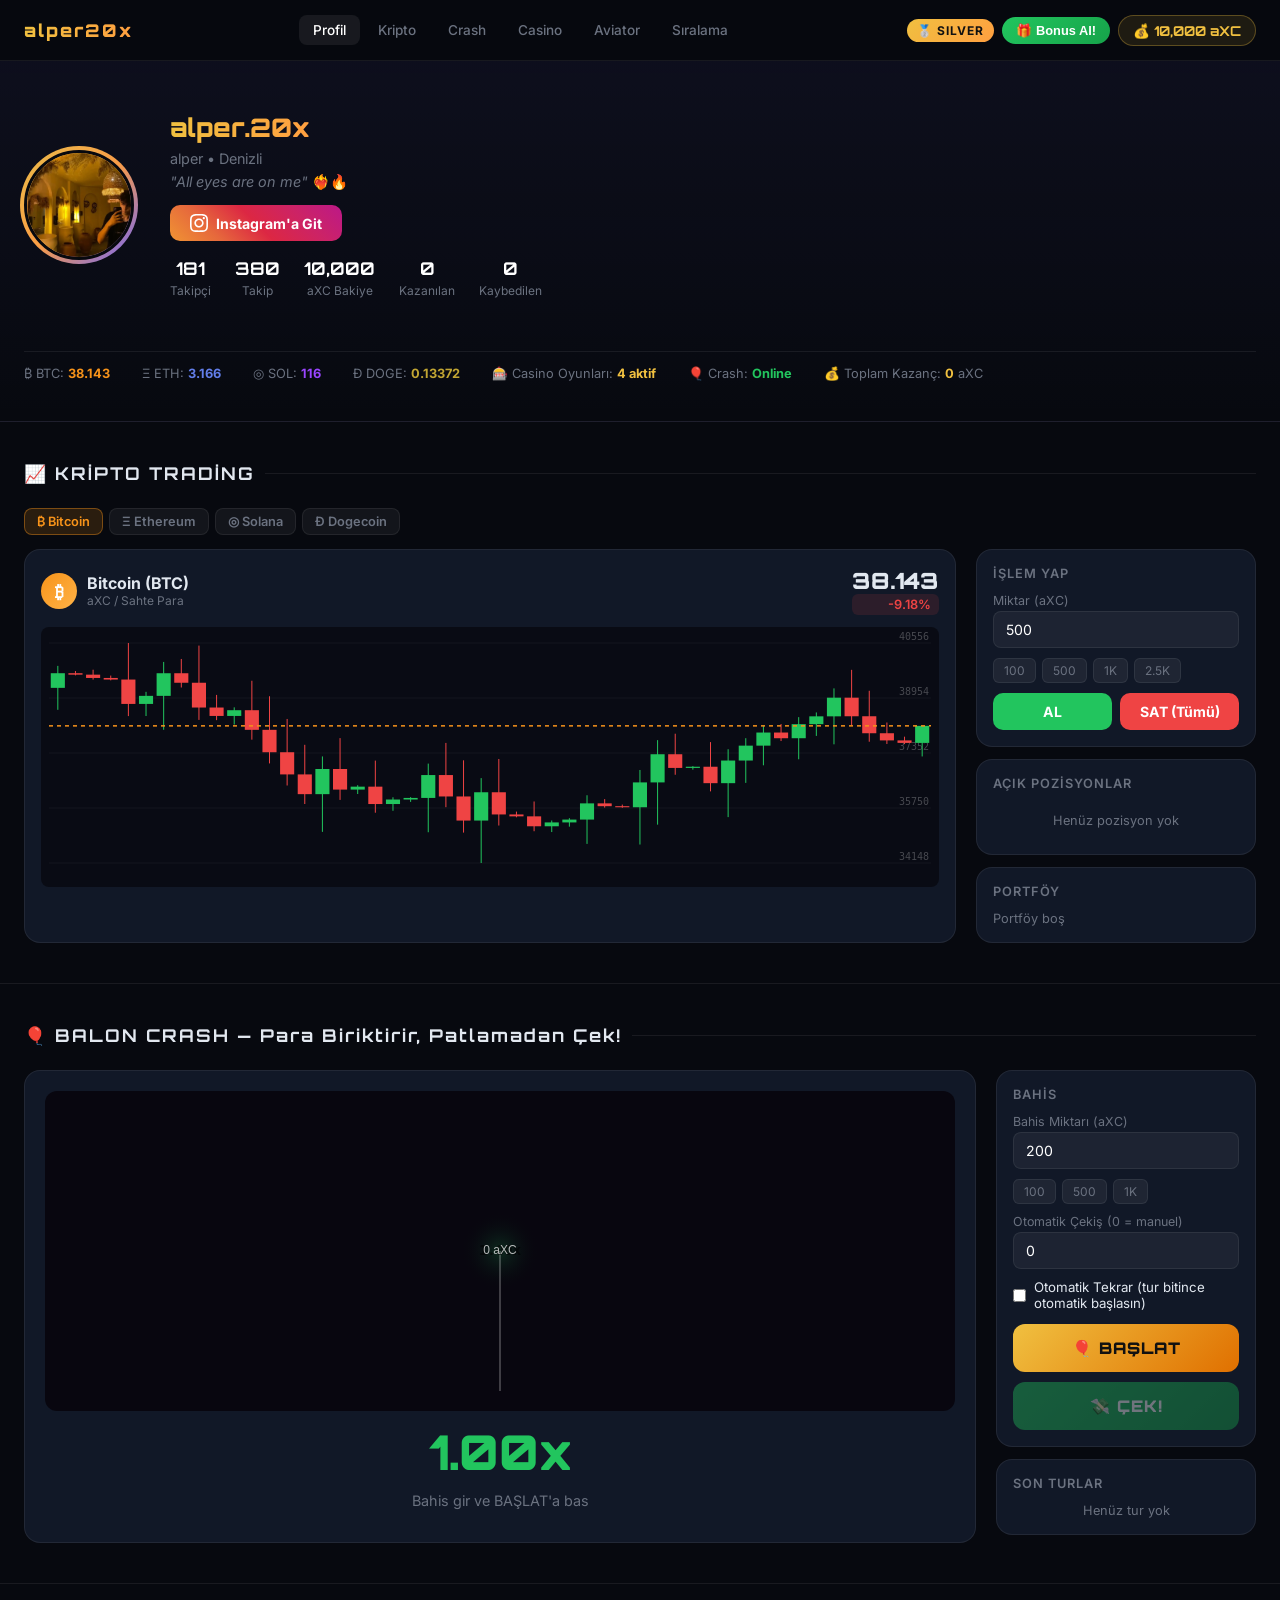
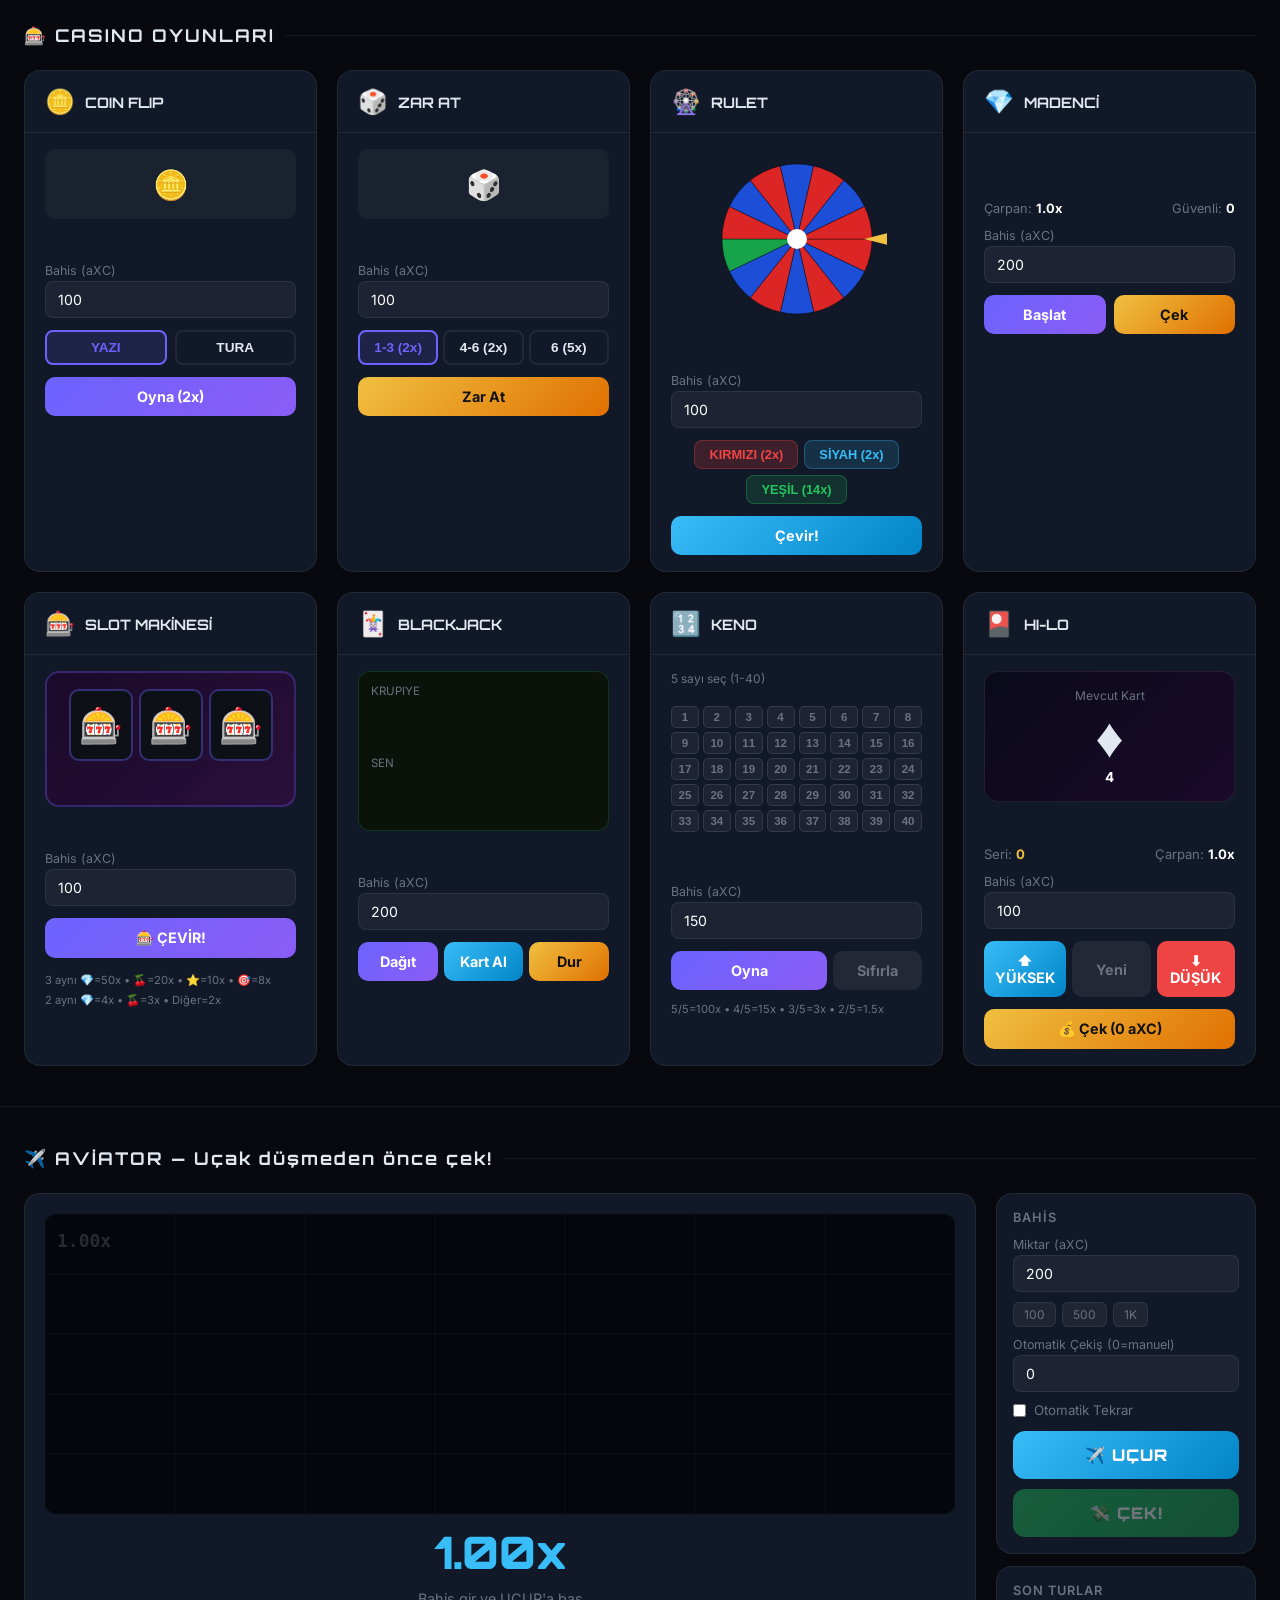
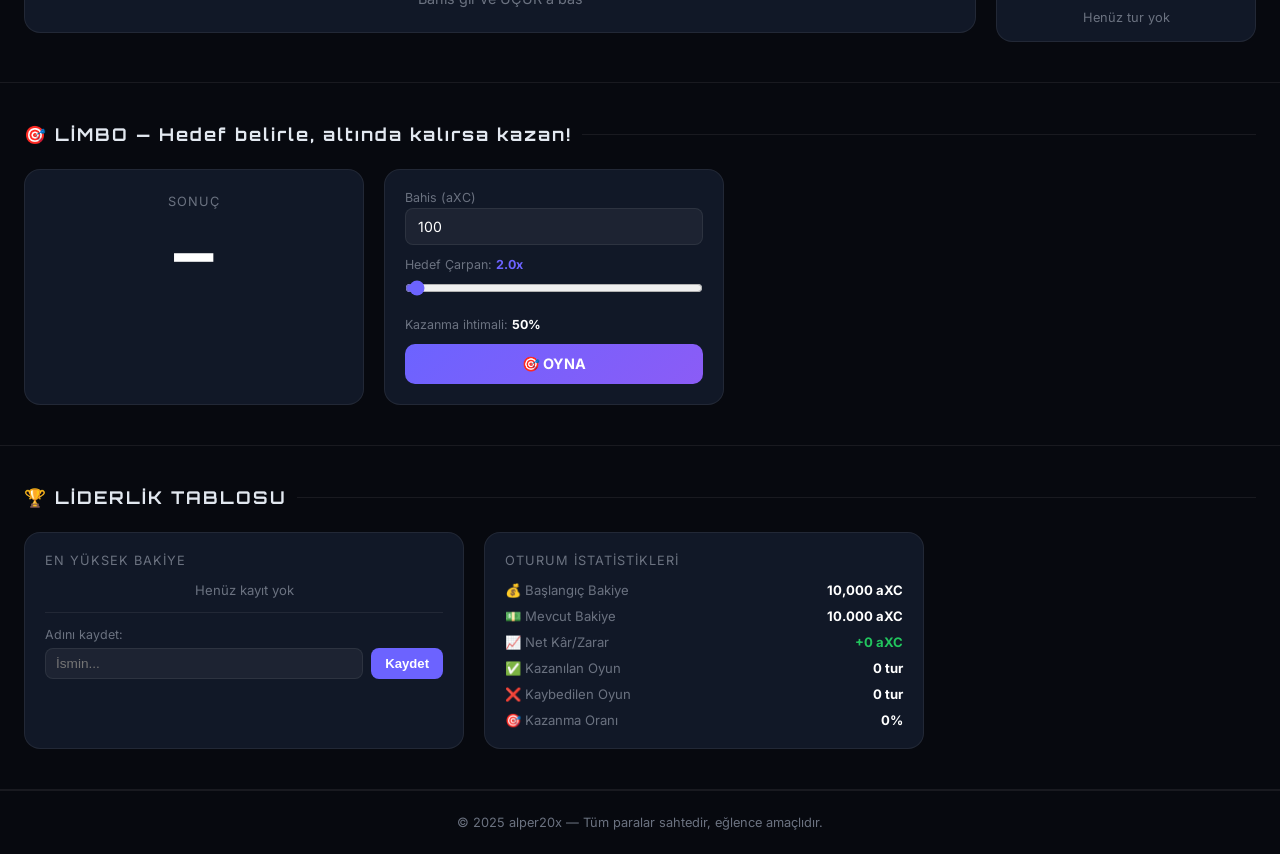
<file: index.html>
<!DOCTYPE html>
<html lang="tr">
<head>
<meta charset="UTF-8"/>
<meta name="viewport" content="width=device-width,initial-scale=1.0"/>
<title>alper20x — Casino & Crypto</title>
<link href="https://fonts.googleapis.com/css2?family=Orbitron:wght@400;700;900&family=Inter:wght@300;400;500;600;700&display=swap" rel="stylesheet"/>
<style>
*,*::before,*::after{box-sizing:border-box;margin:0;padding:0}
:root{
  --bg:#07090f;--surface:#0d1117;--card:#111827;--border:rgba(255,255,255,.07);
  --accent:#6c63ff;--gold:#f0c040;--green:#22c55e;--red:#ef4444;--blue:#38bdf8;
  --text:#e2e8f0;--muted:#6b7280;
}
html{scroll-behavior:smooth}
body{background:var(--bg);color:var(--text);font-family:'Inter',sans-serif;min-height:100vh;overflow-x:hidden}

/* SCROLLBAR */
::-webkit-scrollbar{width:6px}::-webkit-scrollbar-track{background:#0d1117}::-webkit-scrollbar-thumb{background:#333;border-radius:3px}

/* HEADER */
header{background:rgba(7,9,15,.95);backdrop-filter:blur(20px);border-bottom:1px solid var(--border);position:sticky;top:0;z-index:200;padding:0 24px}
.hdr{max-width:1300px;margin:0 auto;height:60px;display:flex;align-items:center;justify-content:space-between}
.logo{font-family:'Orbitron',sans-serif;font-weight:900;font-size:1.1rem;background:linear-gradient(90deg,var(--gold),#ff9f40);-webkit-background-clip:text;-webkit-text-fill-color:transparent;background-clip:text;letter-spacing:2px}
nav{display:flex;gap:4px}
nav a{color:var(--muted);text-decoration:none;font-size:.85rem;padding:7px 14px;border-radius:8px;transition:.2s;font-weight:500}
nav a:hover,nav a.active{background:rgba(255,255,255,.07);color:#fff}
.bal-chip{background:rgba(240,192,64,.1);border:1px solid rgba(240,192,64,.3);color:var(--gold);font-weight:700;font-size:.85rem;padding:6px 14px;border-radius:20px;font-family:'Orbitron',sans-serif;cursor:default}

/* HERO / PROFILE */
.hero{background:linear-gradient(180deg,rgba(108,99,255,.06) 0%,transparent 100%);border-bottom:1px solid var(--border);padding:50px 24px 40px}
.hero-inner{max-width:1300px;margin:0 auto;display:flex;align-items:center;gap:36px;flex-wrap:wrap}
.profile-pic-wrap{position:relative;cursor:pointer;flex-shrink:0}
.profile-pic-wrap::after{content:'';position:absolute;inset:-4px;border-radius:50%;background:linear-gradient(135deg,var(--gold),#ff9f40,var(--accent));z-index:-1;animation:spin 4s linear infinite}
@keyframes spin{to{transform:rotate(360deg)}}
.profile-pic{width:110px;height:110px;border-radius:50%;border:3px solid var(--bg);object-fit:cover;display:block;background:linear-gradient(135deg,#2a1e0a,#3a2808)}
.profile-pic-inner{width:110px;height:110px;border-radius:50%;background:linear-gradient(135deg,#1a1206,#2a1e10);display:flex;align-items:center;justify-content:center;font-size:3rem;border:3px solid var(--bg)}
.profile-info h1{font-family:'Orbitron',sans-serif;font-size:1.6rem;font-weight:900;margin-bottom:4px}
.profile-info h1 span{background:linear-gradient(90deg,var(--gold),#ff9f40);-webkit-background-clip:text;-webkit-text-fill-color:transparent;background-clip:text}
.profile-info .bio{color:var(--muted);font-size:.9rem;margin-bottom:12px;line-height:1.6}
.ig-btn{display:inline-flex;align-items:center;gap:8px;background:linear-gradient(45deg,#f09433,#e6683c,#dc2743,#cc2366,#bc1888);color:#fff;font-weight:700;font-size:.88rem;padding:9px 20px;border-radius:10px;text-decoration:none;transition:opacity .2s,transform .2s}
.ig-btn:hover{opacity:.88;transform:scale(1.03)}
.stats{display:flex;gap:24px;margin-top:16px}
.stat-item{text-align:center}.stat-item b{display:block;font-size:1.1rem;color:#fff;font-family:'Orbitron',sans-serif}.stat-item span{font-size:.75rem;color:var(--muted)}

/* SECTIONS */
.section{max-width:1300px;margin:0 auto;padding:40px 24px}
.sec-title{font-family:'Orbitron',sans-serif;font-size:1.1rem;font-weight:700;letter-spacing:2px;margin-bottom:24px;display:flex;align-items:center;gap:10px}
.sec-title::after{content:'';flex:1;height:1px;background:var(--border)}

/* CRYPTO TRADING */
#trade{background:var(--bg);border-bottom:1px solid var(--border)}
.trade-layout{display:grid;grid-template-columns:1fr 280px;gap:20px}
@media(max-width:900px){.trade-layout{grid-template-columns:1fr}}
.chart-box{background:var(--card);border:1px solid var(--border);border-radius:16px;padding:16px}
.chart-header{display:flex;align-items:center;justify-content:space-between;margin-bottom:12px;flex-wrap:wrap;gap:8px}
.coin-info{display:flex;align-items:center;gap:10px}
.coin-icon{width:36px;height:36px;border-radius:50%;background:linear-gradient(135deg,#f7931a,#ffb347);display:flex;align-items:center;justify-content:center;font-size:1.1rem;font-weight:900;color:#fff;font-family:'Orbitron',sans-serif}
.coin-name{font-weight:700;font-size:1rem}
.coin-price{font-family:'Orbitron',sans-serif;font-size:1.4rem;font-weight:900}
.coin-change{font-size:.8rem;font-weight:600;padding:3px 8px;border-radius:6px}
.up{color:var(--green);background:rgba(34,197,94,.12)}
.dn{color:var(--red);background:rgba(239,68,68,.12)}
canvas#chartCv{width:100%;display:block;border-radius:8px}
.trade-panel{display:flex;flex-direction:column;gap:12px}
.panel-box{background:var(--card);border:1px solid var(--border);border-radius:16px;padding:16px}
.panel-box h3{font-size:.8rem;color:var(--muted);text-transform:uppercase;letter-spacing:1px;margin-bottom:12px;font-weight:600}
.pos-list{display:flex;flex-direction:column;gap:8px;max-height:200px;overflow-y:auto}
.pos-item{background:rgba(255,255,255,.04);border-radius:8px;padding:10px 12px;font-size:.8rem}
.pos-item .pi-row{display:flex;justify-content:space-between;align-items:center;margin-bottom:4px}
.pos-item .sell-btn{background:var(--red);color:#fff;border:none;border-radius:6px;padding:3px 10px;font-size:.75rem;font-weight:700;cursor:pointer;transition:opacity .2s}.pos-item .sell-btn:hover{opacity:.8}
.trade-form{display:flex;flex-direction:column;gap:10px}
.tf-row{display:flex;gap:8px}
.tf-btn{flex:1;padding:10px;border-radius:10px;border:none;font-weight:700;font-size:.88rem;cursor:pointer;transition:all .2s;font-family:'Inter',sans-serif}
.buy-btn{background:var(--green);color:#fff}.buy-btn:hover{opacity:.85}
.sell-all-btn{background:var(--red);color:#fff}.sell-all-btn:hover{opacity:.85}
input[type=number],input[type=range]{width:100%;background:rgba(255,255,255,.05);border:1px solid var(--border);color:#fff;border-radius:8px;padding:9px 12px;font-size:.88rem;outline:none;font-family:'Inter',sans-serif}
input[type=number]:focus{border-color:var(--accent)}
input[type=range]{padding:4px 0;accent-color:var(--accent)}
label{font-size:.78rem;color:var(--muted);display:block;margin-bottom:3px}
.amount-presets{display:flex;gap:6px}
.preset{background:rgba(255,255,255,.06);border:1px solid var(--border);color:var(--muted);border-radius:6px;padding:4px 10px;font-size:.75rem;cursor:pointer;transition:.2s}.preset:hover{background:rgba(108,99,255,.2);color:var(--accent);border-color:var(--accent)}
.coin-tabs{display:flex;gap:6px;margin-bottom:14px;flex-wrap:wrap}
.coin-tab{background:rgba(255,255,255,.05);border:1px solid var(--border);color:var(--muted);border-radius:8px;padding:5px 12px;font-size:.8rem;cursor:pointer;font-weight:600;transition:.2s}
.coin-tab.active{background:rgba(247,147,26,.15);color:#f7931a;border-color:rgba(247,147,26,.4)}

/* CRASH / BALLOON GAME */
#crash{background:var(--bg);border-bottom:1px solid var(--border)}
.crash-layout{display:grid;grid-template-columns:1fr 260px;gap:20px;align-items:start}
@media(max-width:900px){.crash-layout{grid-template-columns:1fr}}
.crash-box{background:var(--card);border:1px solid var(--border);border-radius:16px;padding:20px;text-align:center}
#crashCv{width:100%;border-radius:12px;display:block}
.mult-display{font-family:'Orbitron',sans-serif;font-size:3rem;font-weight:900;margin:10px 0;transition:color .3s}
.mult-display.safe{color:var(--green)}
.mult-display.danger{color:#ff9f40}
.mult-display.popped{color:var(--red)}
.crash-status{font-size:.9rem;color:var(--muted);margin-bottom:8px;min-height:22px}
.crash-panel{display:flex;flex-direction:column;gap:12px}
.crash-history{display:flex;flex-direction:column;gap:6px;max-height:180px;overflow-y:auto}
.ch-item{display:flex;justify-content:space-between;align-items:center;background:rgba(255,255,255,.04);border-radius:8px;padding:7px 10px;font-size:.8rem}
.big-btn{width:100%;padding:14px;border-radius:12px;border:none;font-weight:900;font-size:1rem;cursor:pointer;font-family:'Orbitron',sans-serif;letter-spacing:1px;transition:all .2s}
.cashout-btn{background:linear-gradient(135deg,var(--green),#16a34a);color:#fff}.cashout-btn:hover:not(:disabled){transform:scale(1.03)}
.cashout-btn:disabled{opacity:.4;cursor:not-allowed}
.start-round-btn{background:linear-gradient(135deg,var(--gold),#e07000);color:#111}
.start-round-btn:hover{opacity:.88}

/* CASINO */
#casino{background:var(--bg);border-bottom:1px solid var(--border)}
.casino-grid{display:grid;grid-template-columns:repeat(auto-fill,minmax(280px,1fr));gap:20px}
.casino-card{background:var(--card);border:1px solid var(--border);border-radius:16px;overflow:hidden}
.casino-header{padding:16px 20px;border-bottom:1px solid var(--border);display:flex;align-items:center;gap:10px}
.casino-icon{font-size:1.5rem}
.casino-title{font-family:'Orbitron',sans-serif;font-size:.9rem;font-weight:700}
.casino-body{padding:16px 20px;display:flex;flex-direction:column;gap:12px}
.result-display{background:rgba(255,255,255,.04);border-radius:10px;padding:16px;text-align:center;min-height:70px;display:flex;align-items:center;justify-content:center;flex-direction:column;gap:4px;font-size:1.8rem}
.result-msg{font-size:.85rem;font-weight:600;min-height:20px}
.game-btn{width:100%;padding:11px;border-radius:10px;border:none;font-weight:700;font-size:.9rem;cursor:pointer;font-family:'Inter',sans-serif;transition:all .2s}
.purple-btn{background:linear-gradient(135deg,var(--accent),#8b5cf6);color:#fff}.purple-btn:hover{opacity:.85}
.gold-btn{background:linear-gradient(135deg,var(--gold),#e07000);color:#111}.gold-btn:hover{opacity:.88}
.blue-btn{background:linear-gradient(135deg,var(--blue),#0284c7);color:#fff}.blue-btn:hover{opacity:.85}
.pick-row{display:flex;gap:8px}
.pick-btn{flex:1;padding:8px;border-radius:8px;border:2px solid var(--border);background:transparent;color:var(--text);font-weight:700;cursor:pointer;font-size:.85rem;transition:.2s}
.pick-btn.selected{border-color:var(--accent);background:rgba(108,99,255,.15);color:var(--accent)}
.pick-btn:hover:not(.selected){border-color:var(--muted)}

/* ROULETTE */
#roulCv{display:block;margin:0 auto}
.roul-bets{display:flex;gap:6px;flex-wrap:wrap;justify-content:center}
.rb{padding:6px 14px;border-radius:8px;border:none;font-weight:700;font-size:.8rem;cursor:pointer;transition:all .2s}
.rb-r{background:rgba(239,68,68,.2);color:var(--red);border:1px solid rgba(239,68,68,.3)}.rb-r.sel,.rb-r:hover{background:var(--red);color:#fff}
.rb-b{background:rgba(56,189,248,.15);color:var(--blue);border:1px solid rgba(56,189,248,.3)}.rb-b.sel,.rb-b:hover{background:var(--blue);color:#fff}
.rb-g{background:rgba(34,197,94,.15);color:var(--green);border:1px solid rgba(34,197,94,.3)}.rb-g.sel,.rb-g:hover{background:var(--green);color:#111}

/* CONFETTI */
.confetti-piece{position:fixed;width:10px;height:10px;top:-10px;border-radius:2px;animation:confettiFall linear forwards;pointer-events:none;z-index:9999}
@keyframes confettiFall{0%{transform:translateY(0) rotate(0deg);opacity:1}100%{transform:translateY(110vh) rotate(720deg);opacity:0}}
/* COIN FLOAT */
.coin-float{position:fixed;font-size:1.4rem;pointer-events:none;z-index:9998;animation:coinUp .9s ease forwards}
@keyframes coinUp{0%{opacity:1;transform:translateY(0) scale(1)}100%{opacity:0;transform:translateY(-80px) scale(1.5)}}
/* PULSE WIN */
@keyframes pulseWin{0%,100%{box-shadow:0 0 0 0 rgba(34,197,94,.4)}50%{box-shadow:0 0 0 20px rgba(34,197,94,0)}}
.win-pulse{animation:pulseWin .6s ease 3}
.notif{position:fixed;bottom:24px;right:24px;z-index:999;display:flex;flex-direction:column;gap:8px;pointer-events:none}
.notif-item{background:#1e2533;border:1px solid var(--border);border-radius:12px;padding:12px 18px;font-size:.85rem;font-weight:600;min-width:220px;animation:slideIn .3s ease;box-shadow:0 8px 32px rgba(0,0,0,.4)}
@keyframes slideIn{from{opacity:0;transform:translateX(40px)}to{opacity:1;transform:translateX(0)}}

/* TOAST */
.win-toast{border-left:3px solid var(--green)}
.lose-toast{border-left:3px solid var(--red)}
.info-toast{border-left:3px solid var(--accent)}

footer{text-align:center;padding:24px;border-top:1px solid var(--border);color:var(--muted);font-size:.8rem;position:relative;z-index:1}
@keyframes tickerScroll{0%{transform:translateX(0)}100%{transform:translateX(-50%)}}
</style>
</head>
<body>

<header>
  <div class="hdr">
    <div class="logo">alper20x</div>
    <nav>
      <a href="#profile" class="active">Profil</a>
      <a href="#trade">Kripto</a>
      <a href="#crash">Crash</a>
      <a href="#casino">Casino</a>
      <a href="#aviator">Aviator</a>
      <a href="#leaderboard">Sıralama</a>
    </nav>
    <div style="display:flex;align-items:center;gap:8px">
      <div id="vipBadge" style="display:none;font-size:.75rem;font-weight:700;padding:4px 10px;border-radius:20px;background:linear-gradient(135deg,#f0c040,#ff9f40);color:#111;letter-spacing:1px"></div>
      <button onclick="claimBonus()" id="bonusBtn" style="background:linear-gradient(135deg,#22c55e,#16a34a);color:#fff;border:none;padding:6px 14px;border-radius:20px;font-size:.8rem;font-weight:700;cursor:pointer;display:none">🎁 Bonus Al!</button>
      <div class="bal-chip">💰 <span id="headerBal">10,000</span> aXC</div>
    </div>
  </div>
</header>

<!-- PROFILE -->
<section class="hero" id="profile">
  <div class="hero-inner">
    <a href="https://www.instagram.com/alper.20x/" target="_blank" class="profile-pic-wrap" title="Instagram'a git">
      <img class="profile-pic" src="alper.png" alt="alper.20x" onerror="this.style.display='none';this.nextElementSibling.style.display='flex'"/>
      <div class="profile-pic-inner" style="display:none">🧑</div>
    </a>
    <div class="profile-info">
      <h1><span>alper.20x</span></h1>
      <div class="bio">alper &bull; Denizli<br><em>"All eyes are on me"</em> ❤️‍🔥🔥</div>
      <a class="ig-btn" href="https://www.instagram.com/alper.20x/" target="_blank">
        <svg width="18" height="18" viewBox="0 0 24 24" fill="currentColor"><path d="M12 2.163c3.204 0 3.584.012 4.85.07 3.252.148 4.771 1.691 4.919 4.919.058 1.265.069 1.645.069 4.849 0 3.205-.012 3.584-.069 4.849-.149 3.225-1.664 4.771-4.919 4.919-1.266.058-1.644.07-4.85.07-3.204 0-3.584-.012-4.849-.07-3.26-.149-4.771-1.699-4.919-4.92-.058-1.265-.07-1.644-.07-4.849 0-3.204.013-3.583.07-4.849.149-3.227 1.664-4.771 4.919-4.919 1.266-.057 1.645-.069 4.849-.069zm0-2.163c-3.259 0-3.667.014-4.947.072-4.358.2-6.78 2.618-6.98 6.98-.059 1.281-.073 1.689-.073 4.948 0 3.259.014 3.668.072 4.948.2 4.358 2.618 6.78 6.98 6.98 1.281.058 1.689.072 4.948.072 3.259 0 3.668-.014 4.948-.072 4.354-.2 6.782-2.618 6.979-6.98.059-1.28.073-1.689.073-4.948 0-3.259-.014-3.667-.072-4.947-.196-4.354-2.617-6.78-6.979-6.98-1.281-.059-1.69-.073-4.949-.073zm0 5.838c-3.403 0-6.162 2.759-6.162 6.162s2.759 6.163 6.162 6.163 6.162-2.759 6.162-6.163c0-3.403-2.759-6.162-6.162-6.162zm0 10.162c-2.209 0-4-1.79-4-4 0-2.209 1.791-4 4-4s4 1.791 4 4c0 2.21-1.791 4-4 4zm6.406-11.845c-.796 0-1.441.645-1.441 1.44s.645 1.44 1.441 1.44c.795 0 1.439-.645 1.439-1.44s-.644-1.44-1.439-1.44z"/></svg>
        Instagram'a Git
      </a>
      <div class="stats">
        <div class="stat-item"><b>181</b><span>Takipçi</span></div>
        <div class="stat-item"><b>380</b><span>Takip</span></div>
        <div class="stat-item"><b id="statBal">10,000</b><span>aXC Bakiye</span></div>
        <div class="stat-item"><b id="statWins">0</b><span>Kazanılan</span></div>
        <div class="stat-item"><b id="statLoss">0</b><span>Kaybedilen</span></div>
      </div>
    </div>
    <!-- Live Ticker -->
    <div class="ticker-wrap" style="flex-basis:100%;overflow:hidden;margin-top:16px;border-top:1px solid var(--border);padding-top:14px">
      <div class="ticker-inner" id="tickerInner" style="display:flex;gap:32px;white-space:nowrap;animation:tickerScroll 30s linear infinite">
        <span style="color:var(--muted);font-size:.8rem">₿ BTC: <b id="t_BTC" style="color:#f7931a">--</b></span>
        <span style="color:var(--muted);font-size:.8rem">Ξ ETH: <b id="t_ETH" style="color:#627eea">--</b></span>
        <span style="color:var(--muted);font-size:.8rem">◎ SOL: <b id="t_SOL" style="color:#9945ff">--</b></span>
        <span style="color:var(--muted);font-size:.8rem">Ð DOGE: <b id="t_DOGE" style="color:#c2a633">--</b></span>
        <span style="color:var(--muted);font-size:.8rem">🎰 Casino Oyunları: <b style="color:var(--gold)">4 aktif</b></span>
        <span style="color:var(--muted);font-size:.8rem">🎈 Crash: <b style="color:var(--green)">Online</b></span>
        <span style="color:var(--muted);font-size:.8rem">💰 Toplam Kazanç: <b id="t_total" style="color:var(--gold)">0</b> aXC</span>
      </div>
    </div>
  </div>
</section>

<!-- CRYPTO TRADING -->
<section id="trade">
  <div class="section">
    <div class="sec-title">📈 KRİPTO TRADİNG</div>
    <div class="coin-tabs">
      <div class="coin-tab active" data-coin="BTC" onclick="switchCoin('BTC',this)">₿ Bitcoin</div>
      <div class="coin-tab" data-coin="ETH" onclick="switchCoin('ETH',this)">Ξ Ethereum</div>
      <div class="coin-tab" data-coin="SOL" onclick="switchCoin('SOL',this)">◎ Solana</div>
      <div class="coin-tab" data-coin="DOGE" onclick="switchCoin('DOGE',this)">Ð Dogecoin</div>
    </div>
    <div class="trade-layout">
      <div class="chart-box">
        <div class="chart-header">
          <div class="coin-info">
            <div class="coin-icon" id="coinIcon">₿</div>
            <div>
              <div class="coin-name" id="coinName">Bitcoin (BTC)</div>
              <div style="font-size:.75rem;color:var(--muted)">aXC / Sahte Para</div>
            </div>
          </div>
          <div style="text-align:right">
            <div class="coin-price" id="coinPrice">42,000</div>
            <div class="coin-change up" id="coinChange">+0.00%</div>
          </div>
        </div>
        <canvas id="chartCv" height="260"></canvas>
      </div>
      <div class="trade-panel">
        <div class="panel-box">
          <h3>İşlem Yap</h3>
          <div class="trade-form">
            <div>
              <label>Miktar (aXC)</label>
              <input type="number" id="tradeAmt" value="500" min="10" step="10"/>
            </div>
            <div class="amount-presets">
              <div class="preset" onclick="setAmt(100)">100</div>
              <div class="preset" onclick="setAmt(500)">500</div>
              <div class="preset" onclick="setAmt(1000)">1K</div>
              <div class="preset" onclick="setAmt(2500)">2.5K</div>
            </div>
            <div class="tf-row">
              <button class="tf-btn buy-btn" onclick="tradeBuy()">AL</button>
              <button class="tf-btn sell-all-btn" onclick="tradeQuickSell()">SAT (Tümü)</button>
            </div>
          </div>
        </div>
        <div class="panel-box">
          <h3>Açık Pozisyonlar</h3>
          <div class="pos-list" id="posList">
            <div style="color:var(--muted);font-size:.8rem;text-align:center;padding:10px">Henüz pozisyon yok</div>
          </div>
        </div>
        <div class="panel-box">
          <h3>Portföy</h3>
          <div id="portfolioInfo" style="font-size:.82rem;display:flex;flex-direction:column;gap:6px"></div>
        </div>
      </div>
    </div>
  </div>
</section>

<!-- CRASH / BALLOON -->
<section id="crash">
  <div class="section">
    <div class="sec-title">🎈 BALON CRASH — Para Biriktirir, Patlamadan Çek!</div>
    <div class="crash-layout">
      <div class="crash-box">
        <canvas id="crashCv" height="320"></canvas>
        <div class="mult-display safe" id="multDisplay">1.00x</div>
        <div class="crash-status" id="crashStatus">Bahis gir ve BAŞLAT'a bas</div>
      </div>
      <div class="crash-panel">
        <div class="panel-box">
          <h3>Bahis</h3>
          <div style="display:flex;flex-direction:column;gap:10px">
            <div>
              <label>Bahis Miktarı (aXC)</label>
              <input type="number" id="crashBet" value="200" min="10" step="10"/>
            </div>
            <div class="amount-presets">
              <div class="preset" onclick="document.getElementById('crashBet').value=100">100</div>
              <div class="preset" onclick="document.getElementById('crashBet').value=500">500</div>
              <div class="preset" onclick="document.getElementById('crashBet').value=1000">1K</div>
            </div>
            <div>
              <label>Otomatik Çekiş (0 = manuel)</label>
              <input type="number" id="autoOut" value="0" min="0" step="0.1"/>
            </div>
            <label style="display:flex;align-items:center;gap:8px;cursor:pointer;font-size:.83rem;color:var(--text)">
              <input type="checkbox" id="autoRepeat" style="width:auto;accent-color:var(--gold)"/>
              Otomatik Tekrar (tur bitince otomatik başlasın)
            </label>
            <button class="big-btn start-round-btn" id="startCrashBtn" onclick="startCrash()">🎈 BAŞLAT</button>
            <button class="big-btn cashout-btn" id="cashoutBtn" onclick="cashOut()" disabled>💸 ÇEK!</button>
            <button class="big-btn" id="replayCrashBtn" onclick="startCrash()" style="display:none;background:linear-gradient(135deg,#6c63ff,#8b5cf6);color:#fff;font-family:'Orbitron',sans-serif;letter-spacing:1px">🔄 TEKRAR OYNA</button>
          </div>
        </div>
        <div class="panel-box">
          <h3>Son Turlar</h3>
          <div class="crash-history" id="crashHistory">
            <div style="color:var(--muted);font-size:.8rem;text-align:center">Henüz tur yok</div>
          </div>
        </div>
      </div>
    </div>
  </div>
</section>

<!-- CASINO -->
<section id="casino">
  <div class="section">
    <div class="sec-title">🎰 CASINO OYUNLARI</div>
    <div class="casino-grid">

      <!-- COIN FLIP -->
      <div class="casino-card">
        <div class="casino-header"><div class="casino-icon">🪙</div><div class="casino-title">COIN FLIP</div></div>
        <div class="casino-body">
          <div class="result-display" id="cfResult"><span>🪙</span></div>
          <div class="result-msg" id="cfMsg"></div>
          <div>
            <label>Bahis (aXC)</label>
            <input type="number" id="cfBet" value="100" min="10"/>
          </div>
          <div class="pick-row">
            <button class="pick-btn selected" id="cfYazi" onclick="selectCF('yazi')">YAZI</button>
            <button class="pick-btn" id="cfTura" onclick="selectCF('tura')">TURA</button>
          </div>
          <button class="game-btn purple-btn" onclick="playCoinFlip()">Oyna (2x)</button>
        </div>
      </div>

      <!-- DICE -->
      <div class="casino-card">
        <div class="casino-header"><div class="casino-icon">🎲</div><div class="casino-title">ZAR AT</div></div>
        <div class="casino-body">
          <div class="result-display" id="diceResult"><span>🎲</span></div>
          <div class="result-msg" id="diceMsg"></div>
          <div>
            <label>Bahis (aXC)</label>
            <input type="number" id="diceBet" value="100" min="10"/>
          </div>
          <div class="pick-row" style="flex-wrap:wrap;gap:5px">
            <button class="pick-btn selected" id="dLow" onclick="selectDice('low')">1-3 (2x)</button>
            <button class="pick-btn" id="dHigh" onclick="selectDice('high')">4-6 (2x)</button>
            <button class="pick-btn" id="dSix" onclick="selectDice('six')">6 (5x)</button>
          </div>
          <button class="game-btn gold-btn" onclick="playDice()">Zar At</button>
        </div>
      </div>

      <!-- ROULETTE -->
      <div class="casino-card">
        <div class="casino-header"><div class="casino-icon">🎡</div><div class="casino-title">RULET</div></div>
        <div class="casino-body">
          <canvas id="roulCv" width="180" height="180"></canvas>
          <div class="result-msg" id="roulMsg" style="text-align:center"></div>
          <div>
            <label>Bahis (aXC)</label>
            <input type="number" id="roulBet" value="100" min="10"/>
          </div>
          <div class="roul-bets">
            <button class="rb rb-r" id="rbR" onclick="selectRoul('red')">KIRMIZI (2x)</button>
            <button class="rb rb-b" id="rbB" onclick="selectRoul('blue')">SİYAH (2x)</button>
            <button class="rb rb-g" id="rbG" onclick="selectRoul('green')">YEŞİL (14x)</button>
          </div>
          <button class="game-btn blue-btn" onclick="spinRoulette()">Çevir!</button>
        </div>
      </div>

      <!-- MINES -->
      <div class="casino-card">
        <div class="casino-header"><div class="casino-icon">💎</div><div class="casino-title">MADENCİ</div></div>
        <div class="casino-body">
          <div id="minesGrid" style="display:grid;grid-template-columns:repeat(5,1fr);gap:5px;margin-bottom:8px"></div>
          <div class="result-msg" id="minesMsg" style="text-align:center"></div>
          <div style="display:flex;justify-content:space-between;font-size:.8rem;color:var(--muted)">
            <span>Çarpan: <b id="minesMult" style="color:#fff">1.0x</b></span>
            <span>Güvenli: <b id="minesSafe" style="color:#fff">0</b></span>
          </div>
          <div>
            <label>Bahis (aXC)</label>
            <input type="number" id="minesBet" value="200" min="10"/>
          </div>
          <div style="display:flex;gap:8px">
            <button class="game-btn purple-btn" style="flex:1" onclick="startMines()">Başlat</button>
            <button class="game-btn gold-btn" style="flex:1" id="minesCashBtn" onclick="cashoutMines()" disabled>Çek</button>
          </div>
        </div>
      </div>

      <!-- SLOT MACHINE -->
      <div class="casino-card">
        <div class="casino-header"><div class="casino-icon">🎰</div><div class="casino-title">SLOT MAKİNESİ</div></div>
        <div class="casino-body">
          <div style="background:linear-gradient(135deg,#1a0a2a,#2a0f3a);border-radius:14px;padding:16px;text-align:center;border:2px solid rgba(108,99,255,.3)">
            <div style="display:flex;justify-content:center;gap:6px;margin-bottom:10px">
              <div class="slot-reel" id="sr0" style="width:64px;height:72px;background:#0d1117;border-radius:10px;border:2px solid rgba(108,99,255,.4);display:flex;align-items:center;justify-content:center;font-size:2.2rem;transition:all .1s">🎰</div>
              <div class="slot-reel" id="sr1" style="width:64px;height:72px;background:#0d1117;border-radius:10px;border:2px solid rgba(108,99,255,.4);display:flex;align-items:center;justify-content:center;font-size:2.2rem;transition:all .1s">🎰</div>
              <div class="slot-reel" id="sr2" style="width:64px;height:72px;background:#0d1117;border-radius:10px;border:2px solid rgba(108,99,255,.4);display:flex;align-items:center;justify-content:center;font-size:2.2rem;transition:all .1s">🎰</div>
            </div>
            <div id="slotWinLine" style="font-size:.75rem;color:var(--muted);min-height:18px"></div>
          </div>
          <div class="result-msg" id="slotMsg"></div>
          <div><label>Bahis (aXC)</label><input type="number" id="slotBet" value="100" min="10"/></div>
          <button class="game-btn purple-btn" id="slotBtn" onclick="playSLot()">🎰 ÇEVİR!</button>
          <div style="font-size:.7rem;color:var(--muted);line-height:1.8">
            3 aynı 💎=50x &bull; 🍒=20x &bull; ⭐=10x &bull; 🎯=8x<br>
            2 aynı 💎=4x &bull; 🍒=3x &bull; Diğer=2x
          </div>
        </div>
      </div>

      <!-- BLACKJACK -->
      <div class="casino-card" style="grid-column:span 1">
        <div class="casino-header"><div class="casino-icon">🃏</div><div class="casino-title">BLACKJACK</div></div>
        <div class="casino-body">
          <div style="background:#0a120a;border-radius:12px;padding:12px;border:1px solid rgba(34,197,94,.2)">
            <div style="font-size:.72rem;color:var(--muted);margin-bottom:4px">KRUPIYE <span id="bjDealerScore" style="color:#fff"></span></div>
            <div id="bjDealerCards" style="display:flex;gap:5px;flex-wrap:wrap;min-height:44px;margin-bottom:10px"></div>
            <div style="font-size:.72rem;color:var(--muted);margin-bottom:4px">SEN <span id="bjPlayerScore" style="color:#fff"></span></div>
            <div id="bjPlayerCards" style="display:flex;gap:5px;flex-wrap:wrap;min-height:44px"></div>
          </div>
          <div class="result-msg" id="bjMsg" style="text-align:center;min-height:20px"></div>
          <div><label>Bahis (aXC)</label><input type="number" id="bjBet" value="200" min="10"/></div>
          <div style="display:flex;gap:6px">
            <button class="game-btn purple-btn" id="bjDealBtn" onclick="bjDeal()" style="flex:1">Dağıt</button>
            <button class="game-btn blue-btn" id="bjHitBtn" onclick="bjHit()" disabled style="flex:1">Kart Al</button>
            <button class="game-btn gold-btn" id="bjStandBtn" onclick="bjStand()" disabled style="flex:1">Dur</button>
          </div>
        </div>
      </div>

      <!-- KENO -->
      <div class="casino-card">
        <div class="casino-header"><div class="casino-icon">🔢</div><div class="casino-title">KENO</div></div>
        <div class="casino-body">
          <div style="font-size:.75rem;color:var(--muted);margin-bottom:8px">5 sayı seç (1-40)</div>
          <div id="kenoGrid" style="display:grid;grid-template-columns:repeat(8,1fr);gap:4px;margin-bottom:8px"></div>
          <div class="result-msg" id="kenoMsg" style="text-align:center"></div>
          <div><label>Bahis (aXC)</label><input type="number" id="kenoBet" value="150" min="10"/></div>
          <div style="display:flex;gap:6px">
            <button class="game-btn purple-btn" onclick="playKeno()" style="flex:2">Oyna</button>
            <button class="game-btn" onclick="kenoReset()" style="flex:1;background:rgba(255,255,255,.07);color:var(--muted)">Sıfırla</button>
          </div>
          <div style="font-size:.7rem;color:var(--muted)">5/5=100x • 4/5=15x • 3/5=3x • 2/5=1.5x</div>
        </div>
      </div>

      <!-- HI-LO -->
      <div class="casino-card">
        <div class="casino-header"><div class="casino-icon">🎴</div><div class="casino-title">HI-LO</div></div>
        <div class="casino-body">
          <div style="background:linear-gradient(135deg,#0a0a1a,#1a0a2a);border-radius:14px;padding:16px;text-align:center;border:1px solid rgba(255,255,255,.08)">
            <div style="font-size:.75rem;color:var(--muted);margin-bottom:6px">Mevcut Kart</div>
            <div id="hiloCard" style="font-size:3.5rem;line-height:1;margin-bottom:4px">🎴</div>
            <div id="hiloCardName" style="font-size:.85rem;font-weight:700;color:#fff"></div>
          </div>
          <div class="result-msg" id="hiloMsg" style="text-align:center"></div>
          <div style="display:flex;justify-content:space-between;font-size:.82rem;color:var(--muted)">
            <span>Seri: <b id="hiloStreak" style="color:var(--gold)">0</b></span>
            <span>Çarpan: <b id="hiloCurrent" style="color:#fff">1.0x</b></span>
          </div>
          <div><label>Bahis (aXC)</label><input type="number" id="hiloBet" value="100" min="10"/></div>
          <div style="display:flex;gap:6px">
            <button class="game-btn blue-btn" id="hiloHighBtn" onclick="playHilo('high')" style="flex:1">⬆ YÜKSEK</button>
            <button class="game-btn" id="hiloNewBtn" onclick="hiloNew()" style="flex:1;background:rgba(255,255,255,.07);color:var(--muted)">Yeni</button>
            <button class="game-btn red-btn" id="hiloLowBtn" onclick="playHilo('low')" style="flex:1;background:var(--red);color:#fff">⬇ DÜŞÜK</button>
          </div>
          <div style="display:flex;gap:8px">
            <button class="game-btn gold-btn" id="hiloCashBtn" onclick="hiloCashout()" disabled style="flex:1">💰 Çek (0 aXC)</button>
          </div>
        </div>
      </div>

    </div>
  </div>
</section>

<div class="notif" id="notifContainer"></div>

<!-- AVIATOR -->
<section id="aviator" style="background:var(--bg);border-bottom:1px solid var(--border)">
  <div class="section">
    <div class="sec-title">✈️ AVİATOR — Uçak düşmeden önce çek!</div>
    <div style="display:grid;grid-template-columns:1fr 260px;gap:20px;align-items:start">
      <div style="background:var(--card);border:1px solid var(--border);border-radius:16px;padding:20px;text-align:center">
        <canvas id="avCv" width="600" height="300" style="width:100%;border-radius:12px;display:block;background:#04060e"></canvas>
        <div id="avMult" style="font-family:'Orbitron',sans-serif;font-size:2.8rem;font-weight:900;margin:10px 0;color:var(--blue)">1.00x</div>
        <div id="avStatus" style="font-size:.9rem;color:var(--muted);min-height:22px">Bahis gir ve UÇUR'a bas</div>
      </div>
      <div style="display:flex;flex-direction:column;gap:12px">
        <div class="panel-box">
          <h3>Bahis</h3>
          <div style="display:flex;flex-direction:column;gap:10px">
            <div><label>Miktar (aXC)</label><input type="number" id="avBet" value="200" min="10"/></div>
            <div class="amount-presets">
              <div class="preset" onclick="document.getElementById('avBet').value=100">100</div>
              <div class="preset" onclick="document.getElementById('avBet').value=500">500</div>
              <div class="preset" onclick="document.getElementById('avBet').value=1000">1K</div>
            </div>
            <div><label>Otomatik Çekiş (0=manuel)</label><input type="number" id="avAuto" value="0" min="0" step="0.1"/></div>
            <label style="display:flex;align-items:center;gap:8px;cursor:pointer;font-size:.83rem"><input type="checkbox" id="avAutoRepeat" style="width:auto;accent-color:var(--blue)"/>Otomatik Tekrar</label>
            <button class="big-btn" id="avStartBtn" onclick="avStart()" style="background:linear-gradient(135deg,var(--blue),#0284c7);color:#fff;font-family:'Orbitron',sans-serif">✈️ UÇUR</button>
            <button class="big-btn cashout-btn" id="avCashBtn" onclick="avCash()" disabled>💸 ÇEK!</button>
            <button class="big-btn" id="avReplayBtn" onclick="avStart()" style="display:none;background:linear-gradient(135deg,#6c63ff,#8b5cf6);color:#fff;font-family:'Orbitron',sans-serif">🔄 TEKRAR</button>
          </div>
        </div>
        <div class="panel-box">
          <h3>Son Turlar</h3>
          <div id="avHistory" style="display:flex;flex-direction:column;gap:5px;max-height:160px;overflow-y:auto">
            <div style="color:var(--muted);font-size:.8rem;text-align:center">Henüz tur yok</div>
          </div>
        </div>
      </div>
    </div>
  </div>
</section>

<!-- LIMBO -->
<section id="limbo" style="background:var(--bg);border-bottom:1px solid var(--border)">
  <div class="section">
    <div class="sec-title">🎯 LİMBO — Hedef belirle, altında kalırsa kazan!</div>
    <div style="display:grid;grid-template-columns:1fr 1fr;gap:20px;max-width:700px">
      <div style="background:var(--card);border:1px solid var(--border);border-radius:16px;padding:24px;text-align:center">
        <div style="font-size:.8rem;color:var(--muted);margin-bottom:8px;letter-spacing:1px">SONUÇ</div>
        <div id="limboResult" style="font-family:'Orbitron',sans-serif;font-size:3.5rem;font-weight:900;color:#fff;margin-bottom:8px">—</div>
        <div id="limboMsg" style="font-size:.9rem;min-height:20px"></div>
      </div>
      <div style="background:var(--card);border:1px solid var(--border);border-radius:16px;padding:20px;display:flex;flex-direction:column;gap:12px">
        <div><label>Bahis (aXC)</label><input type="number" id="limboBet" value="100" min="10"/></div>
        <div>
          <label>Hedef Çarpan: <b id="limboTargetLabel" style="color:var(--accent)">2.0x</b></label>
          <input type="range" id="limboTarget" min="1.1" max="100" step="0.1" value="2" oninput="document.getElementById('limboTargetLabel').textContent=parseFloat(this.value).toFixed(1)+'x'"/>
        </div>
        <div style="font-size:.78rem;color:var(--muted)">Kazanma ihtimali: <b id="limboChance" style="color:#fff">50%</b></div>
        <button class="game-btn purple-btn" onclick="playLimbo()">🎯 OYNA</button>
      </div>
    </div>
  </div>
</section>

<!-- LEADERBOARD -->
<section id="leaderboard" style="background:var(--bg);border-bottom:1px solid var(--border)">
  <div class="section">
    <div class="sec-title">🏆 LİDERLİK TABLOSU</div>
    <div style="display:grid;grid-template-columns:1fr 1fr;gap:20px;max-width:900px">
      <div style="background:var(--card);border:1px solid var(--border);border-radius:16px;padding:20px">
        <div style="font-size:.8rem;color:var(--muted);letter-spacing:1px;margin-bottom:14px">EN YÜKSEK BAKİYE</div>
        <div id="lbList" style="display:flex;flex-direction:column;gap:8px"></div>
        <div style="margin-top:14px;padding-top:14px;border-top:1px solid var(--border)">
          <div style="font-size:.78rem;color:var(--muted);margin-bottom:6px">Adını kaydet:</div>
          <div style="display:flex;gap:8px">
            <input type="text" id="lbName" placeholder="İsmin..." maxlength="16" style="flex:1;background:rgba(255,255,255,.05);border:1px solid var(--border);color:#fff;border-radius:8px;padding:7px 10px;font-size:.85rem;outline:none"/>
            <button onclick="saveScore()" style="background:var(--accent);color:#fff;border:none;padding:7px 14px;border-radius:8px;font-weight:700;cursor:pointer;font-size:.82rem">Kaydet</button>
          </div>
        </div>
      </div>
      <div style="background:var(--card);border:1px solid var(--border);border-radius:16px;padding:20px">
        <div style="font-size:.8rem;color:var(--muted);letter-spacing:1px;margin-bottom:14px">OTURUM İSTATİSTİKLERİ</div>
        <div id="sessionStats" style="display:flex;flex-direction:column;gap:10px"></div>
      </div>
    </div>
  </div>
</section>

<footer>&copy; 2025 alper20x — Tüm paralar sahtedir, eğlence amaçlıdır.</footer>

<script>
// ============================================================
//  GLOBAL STATE
// ============================================================
let balance = 10000;
let totalWon = 0, totalLost = 0, wins = 0, losses = 0;

function fmt(n){return Math.round(n).toLocaleString('tr-TR');}
function updateBalance(delta){
  balance = Math.max(0, balance + delta);
  document.getElementById('headerBal').textContent = fmt(balance);
  document.getElementById('statBal').textContent = fmt(balance);
  if(delta>0){totalWon+=delta;wins++;}
  else if(delta<0){totalLost+=Math.abs(delta);losses++;}
  document.getElementById('statWins').textContent = wins;
  document.getElementById('statLoss').textContent = losses;
  const tt=document.getElementById('t_total');if(tt)tt.textContent=fmt(totalWon);
  updatePortfolio();
}
function showNotif(msg, type='info'){
  const c = document.getElementById('notifContainer');
  const d = document.createElement('div');
  d.className = `notif-item ${type}-toast`;
  d.textContent = msg;
  c.appendChild(d);
  setTimeout(()=>d.remove(), 3000);
}

// ============================================================
//  CRYPTO CHART
// ============================================================
const COINS = {
  BTC: {name:'Bitcoin (BTC)', icon:'₿', base:42000, vol:800, color:'#f7931a'},
  ETH: {name:'Ethereum (ETH)', icon:'Ξ', base:2200, vol:60, color:'#627eea'},
  SOL: {name:'Solana (SOL)', icon:'◎', base:120, vol:4, color:'#9945ff'},
  DOGE:{name:'Dogecoin (DOGE)',icon:'Ð', base:0.12, vol:0.005, color:'#c2a633'}
};
let activeCoin = 'BTC';
let coinPrices = {};
let candleData = {};

Object.keys(COINS).forEach(k=>{
  const c = COINS[k];
  let p = c.base;
  candleData[k] = Array.from({length:60},()=>{
    const o=p, move=(Math.random()-.48)*c.vol*2;
    const h=o+Math.abs(move)*1.5, l=o-Math.abs(move)*1.5;
    const cl=o+move; p=cl;
    return{o,h,l,c:cl};
  });
  coinPrices[k] = p;
});

const chartCv = document.getElementById('chartCv');
const chartCtx = chartCv.getContext('2d');

function switchCoin(k, el){
  activeCoin = k;
  document.querySelectorAll('.coin-tab').forEach(t=>t.classList.remove('active'));
  el.classList.add('active');
  const c = COINS[k];
  document.getElementById('coinIcon').textContent = c.icon;
  document.getElementById('coinName').textContent = c.name;
  drawChart();
}

function drawChart(){
  const c = COINS[activeCoin];
  const data = candleData[activeCoin];
  const W = chartCv.clientWidth || 600;
  chartCv.width = W;
  const H = 260;
  chartCtx.clearRect(0,0,W,H);

  chartCtx.fillStyle = '#090b14';
  chartCtx.fillRect(0,0,W,H);

  const visible = data.slice(-50);
  const allH = visible.map(d=>d.h), allL = visible.map(d=>d.l);
  const maxP = Math.max(...allH), minP = Math.min(...allL);
  const range = maxP - minP || 1;
  const pad = {t:16,b:24,l:8,r:8};
  const cW = (W - pad.l - pad.r) / visible.length;

  // Grid
  for(let i=0;i<5;i++){
    const y = pad.t + (H-pad.t-pad.b)*i/4;
    chartCtx.strokeStyle = 'rgba(255,255,255,.04)';
    chartCtx.lineWidth=1;
    chartCtx.beginPath();chartCtx.moveTo(pad.l,y);chartCtx.lineTo(W-pad.r,y);chartCtx.stroke();
    const price = maxP - range*i/4;
    chartCtx.fillStyle='rgba(255,255,255,.25)';chartCtx.font='10px monospace';chartCtx.textAlign='right';
    chartCtx.fillText(price>=1?price.toFixed(0):price.toFixed(4), W-pad.r-2, y-3);
  }

  function toY(p){return pad.t + (maxP-p)/range*(H-pad.t-pad.b);}

  visible.forEach((d,i)=>{
    const x = pad.l + i*cW + cW*0.1;
    const bW = cW * 0.8;
    const isUp = d.c >= d.o;
    const col = isUp ? '#22c55e' : '#ef4444';

    // wick
    chartCtx.strokeStyle=col;chartCtx.lineWidth=1;
    chartCtx.beginPath();chartCtx.moveTo(x+bW/2,toY(d.h));chartCtx.lineTo(x+bW/2,toY(d.l));chartCtx.stroke();

    // body
    const top = Math.min(toY(d.o),toY(d.c));
    const bH = Math.max(Math.abs(toY(d.c)-toY(d.o)),1);
    chartCtx.fillStyle=col;
    chartCtx.fillRect(x,top,bW,bH);
  });

  // Price line
  const last = visible[visible.length-1];
  const ly = toY(last.c);
  chartCtx.strokeStyle=c.color;chartCtx.lineWidth=1.5;chartCtx.setLineDash([4,4]);
  chartCtx.beginPath();chartCtx.moveTo(pad.l,ly);chartCtx.lineTo(W-pad.r,ly);chartCtx.stroke();
  chartCtx.setLineDash([]);
}

// Price tick
setInterval(()=>{
  Object.keys(COINS).forEach(k=>{
    const c = COINS[k];
    const last = candleData[k][candleData[k].length-1];
    const move = (Math.random()-.48)*c.vol*1.2;
    const newC = Math.max(last.c*0.9, last.c+move);
    if(Math.random()<0.25){
      candleData[k].push({o:last.c,h:Math.max(last.c,newC)+Math.abs(move)*0.5,l:Math.min(last.c,newC)-Math.abs(move)*0.5,c:newC});
      if(candleData[k].length>100)candleData[k].shift();
    } else {
      last.c=newC;last.h=Math.max(last.h,newC);last.l=Math.min(last.l,newC);
    }
    coinPrices[k]=newC;
  });
  const p = coinPrices[activeCoin];
  const first = candleData[activeCoin][0].o;
  const pct = ((p-first)/first*100);
  document.getElementById('coinPrice').textContent = p>=1?fmt(p):p.toFixed(5);
  const chEl = document.getElementById('coinChange');
  chEl.textContent=(pct>=0?'+':'')+pct.toFixed(2)+'%';
  chEl.className='coin-change '+(pct>=0?'up':'dn');
  drawChart();
  updatePositions();
  // Ticker
  ['BTC','ETH','SOL','DOGE'].forEach(k=>{
    const el=document.getElementById('t_'+k);
    if(el)el.textContent=coinPrices[k]>=1?fmt(coinPrices[k]):coinPrices[k].toFixed(5);
  });
}, 800);

// Positions
let positions = [];
function tradeBuy(){
  const amt = parseFloat(document.getElementById('tradeAmt').value)||0;
  if(amt<=0||amt>balance){showNotif('Yetersiz bakiye!','lose');return;}
  updateBalance(-amt);
  const price = coinPrices[activeCoin];
  positions.push({coin:activeCoin,buyPrice:price,amount:amt,qty:amt/price});
  showNotif(`${COINS[activeCoin].icon} ${activeCoin} alındı: ${fmt(amt)} aXC`,'info');
  renderPositions();
}
function tradeQuickSell(){
  const myPos = positions.filter(p=>p.coin===activeCoin);
  if(!myPos.length){showNotif('Bu coinde açık pozisyon yok','lose');return;}
  let total=0;
  myPos.forEach(p=>{const cur=coinPrices[p.coin];const val=p.qty*cur;total+=val;});
  positions=positions.filter(p=>p.coin!==activeCoin);
  updateBalance(total);
  showNotif(`${COINS[activeCoin].icon} Satıldı: ${fmt(total)} aXC alındı`,'win');
  renderPositions();
}
function sellPos(idx){
  const p=positions[idx];
  const val=p.qty*coinPrices[p.coin];
  updateBalance(val);
  const profit=val-p.amount;
  showNotif(`${COINS[p.coin].icon} Satıldı: ${fmt(val)} aXC (${profit>=0?'+':''}${fmt(profit)})`,'win');
  positions.splice(idx,1);
  renderPositions();
}
function renderPositions(){
  const el=document.getElementById('posList');
  if(!positions.length){el.innerHTML='<div style="color:var(--muted);font-size:.8rem;text-align:center;padding:10px">Henüz pozisyon yok</div>';return;}
  el.innerHTML=positions.map((p,i)=>{
    const cur=coinPrices[p.coin];const val=p.qty*cur;const profit=val-p.amount;const isUp=profit>=0;
    return`<div class="pos-item">
      <div class="pi-row"><span>${COINS[p.coin].icon} ${p.coin}</span><button class="sell-btn" onclick="sellPos(${i})">SAT</button></div>
      <div style="display:flex;justify-content:space-between;font-size:.75rem">
        <span style="color:var(--muted)">Değer: <b style="color:#fff">${fmt(val)}</b></span>
        <span style="color:${isUp?'var(--green)':'var(--red)'}">${isUp?'+':''}${fmt(profit)}</span>
      </div>
    </div>`;
  }).join('');
}
function updatePositions(){renderPositions();updatePortfolio();}
function updatePortfolio(){
  const el=document.getElementById('portfolioInfo');
  if(!positions.length){el.innerHTML='<div style="color:var(--muted);font-size:.8rem">Portföy boş</div>';return;}
  let total=0;positions.forEach(p=>{total+=p.qty*coinPrices[p.coin];});
  const invested=positions.reduce((s,p)=>s+p.amount,0);
  const profit=total-invested;
  el.innerHTML=`<div style="display:flex;justify-content:space-between"><span style="color:var(--muted);font-size:.78rem">Toplam Değer</span><b>${fmt(total)} aXC</b></div>
  <div style="display:flex;justify-content:space-between"><span style="color:var(--muted);font-size:.78rem">Kâr/Zarar</span><b style="color:${profit>=0?'var(--green)':'var(--red)'}">${profit>=0?'+':''}${fmt(profit)} aXC</b></div>
  <div style="display:flex;justify-content:space-between"><span style="color:var(--muted);font-size:.78rem">Nakit</span><b>${fmt(balance)} aXC</b></div>`;
}
function setAmt(v){document.getElementById('tradeAmt').value=v;}
updatePortfolio();

// ============================================================
//  CRASH / BALLOON GAME
// ============================================================
const crashCv = document.getElementById('crashCv');
const crashCtx = crashCv.getContext('2d');
let crashState = 'idle'; // idle, countdown, flying, popped
let crashMult = 1.0;
let crashPopAt = 1.0;
let crashBetAmt = 0;
let cashedOut = false;
let crashRaf = null;
let crashHistory = [];
let balloonRadius = 0;
let balloonMaxR = 0;

function randomCrashPoint(){
  const r=Math.random();
  // Minimum 3x, surprise factor, max 500x
  if(r<0.30)return 3+(Math.random()*2);        // 3x–5x  (%30)
  if(r<0.55)return 5+(Math.random()*10);        // 5x–15x (%25)
  if(r<0.75)return 15+(Math.random()*35);       // 15x–50x (%20)
  if(r<0.90)return 50+(Math.random()*150);      // 50x–200x (%15)
  return 200+(Math.random()*300);               // 200x–500x (%10)
}

function startCrash(){
  if(crashState==='flying')return;
  if(crashRaf){cancelAnimationFrame(crashRaf);crashRaf=null;}
  clearInterval(autoRepeatTimer);
  const bet=parseFloat(document.getElementById('crashBet').value)||0;
  if(bet<=0||bet>balance){showNotif('Geçersiz veya yetersiz bakiye!','lose');return;}
  updateBalance(-bet);
  crashBetAmt=bet;
  crashMult=1.0;
  cashedOut=false;
  crashPopAt=randomCrashPoint();
  balloonRadius=20;
  balloonMaxR=130;
  crashState='flying';
  document.getElementById('startCrashBtn').disabled=true;
  document.getElementById('cashoutBtn').disabled=false;
  document.getElementById('replayCrashBtn').style.display='none'; // hide replay during round
  const md=document.getElementById('multDisplay');
  md.className='mult-display safe';
  md.textContent='1.00x';
  document.getElementById('crashStatus').textContent='Bahis: '+fmt(bet)+' aXC — Çekmek için düğmeye bas!';
  crashLoop();
}

function cashOut(){
  if(crashState!=='flying'||cashedOut)return;
  cashedOut=true;
  crashState='cashed';
  if(crashRaf){cancelAnimationFrame(crashRaf);crashRaf=null;}
  const win=crashBetAmt*crashMult;
  updateBalance(win);
  const profit=win-crashBetAmt;
  showNotif(`${crashMult.toFixed(2)}x — ${fmt(win)} aXC kazandın! (+${fmt(profit)})`, 'win');
  document.getElementById('cashoutBtn').disabled=true;
  document.getElementById('startCrashBtn').disabled=false;  // ← DÜZELTME
  document.getElementById('replayCrashBtn').style.display='block'; // ← TEKRAR OYNA
  document.getElementById('crashStatus').textContent=`✅ ${crashMult.toFixed(2)}x'de çektin! +${fmt(profit)} aXC kâr`;
  const md=document.getElementById('multDisplay');
  md.className='mult-display safe';
  md.textContent=crashMult.toFixed(2)+'x ✅';
  addCrashHistory(crashMult.toFixed(2)+'x', true);
  drawBalloon();
  scheduleAutoRepeat();
}

function crashLoop(){
  if(crashState!=='flying'){crashRaf=null;return;}
  const auto=parseFloat(document.getElementById('autoOut').value)||0;
  crashMult+=0.015*(1+crashMult*0.025);
  balloonRadius=Math.min(balloonMaxR, 20+crashMult*14);

  if(auto>1&&crashMult>=auto)cashOut();
  if(crashState!=='flying'){crashRaf=null;return;} // cashOut may have changed state

  const md=document.getElementById('multDisplay');
  md.textContent=crashMult.toFixed(2)+'x';
  md.className='mult-display '+(crashMult<2?'safe':crashMult<5?'danger':'danger');
  const curWin=crashBetAmt*crashMult;
  document.getElementById('crashStatus').textContent=`Anlık: ${fmt(curWin)} aXC (${crashMult.toFixed(2)}x) — Çek!`;

  drawBalloon();

  if(crashMult>=crashPopAt){
    // BOOM
    crashState='popped';
    crashRaf=null;
    md.className='mult-display popped';
    md.textContent='💥 PATLADII';
    document.getElementById('crashStatus').textContent=`${crashPopAt.toFixed(2)}x'de patladı! -${fmt(crashBetAmt)} aXC`;
    showNotif(`💥 Balon ${crashPopAt.toFixed(2)}x'de patladı! -${fmt(crashBetAmt)} aXC`, 'lose');
    addCrashHistory(crashPopAt.toFixed(2)+'x', false);
    document.getElementById('startCrashBtn').disabled=false;
    document.getElementById('cashoutBtn').disabled=true;
    document.getElementById('replayCrashBtn').style.display='block'; // ← TEKRAR OYNA
    drawBalloonPop();
    scheduleAutoRepeat();
    return;
  }
  crashRaf=requestAnimationFrame(crashLoop);
}

let autoRepeatTimer=null;
function scheduleAutoRepeat(){
  const autoOn=document.getElementById('autoRepeat');
  if(!autoOn||!autoOn.checked)return;
  document.getElementById('startCrashBtn').disabled=true;
  let cd=3;
  const statusEl=document.getElementById('crashStatus');
  clearInterval(autoRepeatTimer);
  autoRepeatTimer=setInterval(()=>{
    statusEl.textContent=`⏳ Sonraki tur: ${cd}s...`;
    cd--;
    if(cd<0){clearInterval(autoRepeatTimer);startCrash();}
  },1000);
}

function drawBalloon(){
  const W=crashCv.clientWidth||600;
  crashCv.width=W;const H=320;
  crashCtx.fillStyle='#08060f';crashCtx.fillRect(0,0,W,H);

  // Glow
  const grd=crashCtx.createRadialGradient(W/2,H/2,5,W/2,H/2,balloonRadius+40);
  grd.addColorStop(0,crashMult<2?'rgba(34,197,94,.15)':crashMult<5?'rgba(240,159,0,.15)':'rgba(239,68,68,.15)');
  grd.addColorStop(1,'transparent');
  crashCtx.fillStyle=grd;crashCtx.fillRect(0,0,W,H);

  // String
  crashCtx.strokeStyle='rgba(255,255,255,.3)';crashCtx.lineWidth=1.5;
  crashCtx.beginPath();crashCtx.moveTo(W/2,H/2+balloonRadius);crashCtx.lineTo(W/2,H-20);crashCtx.stroke();

  // Balloon body
  const col=crashMult<2?'#22c55e':crashMult<5?'#f59e0b':'#ef4444';
  const bg2=crashCtx.createRadialGradient(W/2-balloonRadius*0.3,H/2-balloonRadius*0.3,2,W/2,H/2,balloonRadius);
  bg2.addColorStop(0,'#fff');bg2.addColorStop(0.3,col);bg2.addColorStop(1,col+'99');
  crashCtx.beginPath();crashCtx.ellipse(W/2,H/2,balloonRadius,balloonRadius*1.15,0,0,Math.PI*2);
  crashCtx.fillStyle=bg2;crashCtx.fill();

  // Shine
  crashCtx.beginPath();crashCtx.ellipse(W/2-balloonRadius*0.28,H/2-balloonRadius*0.3,balloonRadius*0.22,balloonRadius*0.14,Math.PI*0.3,0,Math.PI*2);
  crashCtx.fillStyle='rgba(255,255,255,.45)';crashCtx.fill();

  // Multiplier inside
  crashCtx.fillStyle='rgba(0,0,0,.55)';crashCtx.font=`bold ${Math.max(14,balloonRadius*0.36)}px Orbitron,monospace`;
  crashCtx.textAlign='center';crashCtx.textBaseline='middle';
  crashCtx.fillText(crashMult.toFixed(2)+'x',W/2,H/2);

  // Win amount
  if(!cashedOut){
    const cur=crashBetAmt*crashMult;
    crashCtx.fillStyle='rgba(255,255,255,.7)';crashCtx.font='12px Inter,sans-serif';
    crashCtx.fillText(fmt(cur)+' aXC',W/2,H/2+balloonRadius*0.5);
  }
}

function drawBalloonPop(){
  const W=crashCv.clientWidth||600;
  crashCv.width=W;const H=320;
  crashCtx.fillStyle='#08060f';crashCtx.fillRect(0,0,W,H);
  crashCtx.font='64px serif';crashCtx.textAlign='center';crashCtx.textBaseline='middle';
  crashCtx.fillText('💥',W/2,H/2);
  crashCtx.fillStyle='var(--red,#ef4444)';crashCtx.font='bold 28px Orbitron,monospace';
  crashCtx.fillText(crashPopAt.toFixed(2)+'x — PATLADII!',W/2,H*0.78);
}

function addCrashHistory(label, won){
  crashHistory.unshift({label,won});
  if(crashHistory.length>15)crashHistory.pop();
  const el=document.getElementById('crashHistory');
  el.innerHTML=crashHistory.map(h=>`<div class="ch-item">
    <span>${h.won?'✅':'💥'} ${h.label}</span>
    <span style="color:${h.won?'var(--green)':'var(--red)'}">${h.won?'KAZANÇ':'PATLADI'}</span>
  </div>`).join('');
}

drawBalloon();

// ============================================================
//  COIN FLIP
// ============================================================
let cfChoice='yazi';
function selectCF(c){cfChoice=c;document.getElementById('cfYazi').classList.toggle('selected',c==='yazi');document.getElementById('cfTura').classList.toggle('selected',c==='tura');}
function playCoinFlip(){
  const bet=parseFloat(document.getElementById('cfBet').value)||0;
  if(bet<=0||bet>balance){showNotif('Yetersiz bakiye!','lose');return;}
  updateBalance(-bet);
  const res=Math.random()<0.5?'yazi':'tura';
  const win=res===cfChoice;
  document.getElementById('cfResult').innerHTML=`<span style="font-size:2rem">${res==='yazi'?'🪙':'🔮'}</span><span style="font-size:1rem;font-weight:700;color:${win?'var(--green)':'var(--red)'}">${res.toUpperCase()}</span>`;
  if(win){updateBalance(bet*2);document.getElementById('cfMsg').innerHTML=`<span style="color:var(--green)">KAZANDIN! +${fmt(bet)} aXC</span>`;showNotif(`Coin Flip: +${fmt(bet)} aXC`,'win');}
  else{document.getElementById('cfMsg').innerHTML=`<span style="color:var(--red)">KAYBETTİN! -${fmt(bet)} aXC</span>`;showNotif(`Coin Flip: -${fmt(bet)} aXC`,'lose');}
}

// ============================================================
//  DICE
// ============================================================
const DICE_EMOJI=['🎲','⚀','⚁','⚂','⚃','⚄','⚅'];
let diceChoice='low';
function selectDice(c){
  diceChoice=c;
  ['dLow','dHigh','dSix'].forEach(id=>document.getElementById(id).classList.remove('selected'));
  document.getElementById(c==='low'?'dLow':c==='high'?'dHigh':'dSix').classList.add('selected');
}
function playDice(){
  const bet=parseFloat(document.getElementById('diceBet').value)||0;
  if(bet<=0||bet>balance){showNotif('Yetersiz bakiye!','lose');return;}
  updateBalance(-bet);
  const roll=Math.floor(Math.random()*6)+1;
  let win=false,mult=1;
  if(diceChoice==='low'&&roll<=3){win=true;mult=2;}
  else if(diceChoice==='high'&&roll>=4){win=true;mult=2;}
  else if(diceChoice==='six'&&roll===6){win=true;mult=5;}
  document.getElementById('diceResult').innerHTML=`<span>${DICE_EMOJI[roll]}</span><span style="font-size:.9rem;font-weight:700;color:${win?'var(--green)':'var(--red)'}">${roll}</span>`;
  if(win){updateBalance(bet*mult);document.getElementById('diceMsg').innerHTML=`<span style="color:var(--green)">KAZANDIN! +${fmt(bet*(mult-1))} aXC</span>`;showNotif(`Zar: ${roll} — +${fmt(bet*(mult-1))} aXC`,'win');}
  else{document.getElementById('diceMsg').innerHTML=`<span style="color:var(--red)">KAYBETTİN! Zar: ${roll}</span>`;showNotif(`Zar: ${roll} — Kaybettin`,'lose');}
}

// ============================================================
//  ROULETTE
// ============================================================
const roulCv=document.getElementById('roulCv');
const roulCtx=roulCv.getContext('2d');
const ROUL_COLORS=['red','blue','red','blue','red','blue','green','red','blue','red','blue','red','blue','red'];
let roulChoice='red';
let roulSpinning=false;
let roulAngle=0;

function selectRoul(c){
  roulChoice=c;
  ['rbR','rbB','rbG'].forEach(id=>document.getElementById(id).classList.remove('sel'));
  document.getElementById(c==='red'?'rbR':c==='blue'?'rbB':'rbG').classList.add('sel');
}
function drawRoulette(angle){
  const W=180,H=180,cx=90,cy=90,r=75;
  roulCtx.clearRect(0,0,W,H);
  const segs=ROUL_COLORS.length;
  ROUL_COLORS.forEach((col,i)=>{
    const a0=angle+i*(Math.PI*2/segs),a1=angle+(i+1)*(Math.PI*2/segs);
    roulCtx.beginPath();roulCtx.moveTo(cx,cy);roulCtx.arc(cx,cy,r,a0,a1);roulCtx.closePath();
    roulCtx.fillStyle=col==='red'?'#dc2626':col==='blue'?'#1d4ed8':'#16a34a';roulCtx.fill();
    roulCtx.strokeStyle='rgba(0,0,0,.4)';roulCtx.lineWidth=1;roulCtx.stroke();
  });
  roulCtx.beginPath();roulCtx.arc(cx,cy,10,0,Math.PI*2);roulCtx.fillStyle='#fff';roulCtx.fill();
  // Pointer
  roulCtx.beginPath();roulCtx.moveTo(cx+r-8,cy);roulCtx.lineTo(cx+r+16,cy-6);roulCtx.lineTo(cx+r+16,cy+6);
  roulCtx.closePath();roulCtx.fillStyle='#f0c040';roulCtx.fill();
}
drawRoulette(0);
function spinRoulette(){
  if(roulSpinning)return;
  const bet=parseFloat(document.getElementById('roulBet').value)||0;
  if(bet<=0||bet>balance){showNotif('Yetersiz bakiye!','lose');return;}
  updateBalance(-bet);
  roulSpinning=true;
  document.getElementById('roulMsg').textContent='';
  const totalSpin=Math.PI*2*8+Math.random()*Math.PI*2;
  let spun=0;const dur=3000,start=Date.now();
  function frame(){
    const elapsed=Date.now()-start,prog=elapsed/dur;
    const eased=1-Math.pow(1-prog,3);
    roulAngle=eased*totalSpin;
    drawRoulette(roulAngle);
    if(elapsed<dur){requestAnimationFrame(frame);}
    else{
      roulSpinning=false;
      const finalAngle=roulAngle%(Math.PI*2);
      const segs=ROUL_COLORS.length;
      const segAngle=Math.PI*2/segs;
      const pointer=0;
      const idx=Math.floor(((pointer-finalAngle%(Math.PI*2)+Math.PI*2)%(Math.PI*2))/segAngle)%segs;
      const result=ROUL_COLORS[idx];
      let win=false,mult=1;
      if(result===roulChoice){win=true;mult=result==='green'?14:2;}
      if(win){updateBalance(bet*mult);document.getElementById('roulMsg').innerHTML=`<span style="color:var(--green)">KAZANDIN! +${fmt(bet*(mult-1))} aXC (${mult}x)</span>`;showNotif(`Rulet: ${result} — +${fmt(bet*(mult-1))} aXC`,'win');}
      else{document.getElementById('roulMsg').innerHTML=`<span style="color:var(--red)">KAYBETTİN! Çıkan: ${result}</span>`;showNotif(`Rulet: ${result} — Kaybettin`,'lose');}
    }
  }
  requestAnimationFrame(frame);
}

// ============================================================
//  MINES (Miner)
// ============================================================
let minesActive=false;
let minesBoard=[];
let minesSafeCount=0;
let minesBetAmt=0;
const MINE_MULT=[1,1.12,1.26,1.42,1.6,1.82,2.1,2.45,2.9,3.5,4.2,5.1,6.2,7.8,10,13,17,22,30,40,55,75,100];
function startMines(){
  const bet=parseFloat(document.getElementById('minesBet').value)||0;
  if(bet<=0||bet>balance){showNotif('Yetersiz bakiye!','lose');return;}
  updateBalance(-bet);
  minesBetAmt=bet;minesSafeCount=0;minesActive=true;
  document.getElementById('minesMult').textContent='1.0x';
  document.getElementById('minesSafe').textContent='0';
  document.getElementById('minesCashBtn').disabled=false;
  // Place mines randomly (5 mines on 25 tiles)
  minesBoard=Array(25).fill('gem');
  let m=0;while(m<5){const i=Math.floor(Math.random()*25);if(minesBoard[i]==='gem'){minesBoard[i]='mine';m++;}}
  renderMines(false);
}
function renderMines(reveal){
  const grid=document.getElementById('minesGrid');
  grid.innerHTML='';
  minesBoard.forEach((type,i)=>{
    const btn=document.createElement('button');
    btn.style.cssText='width:100%;aspect-ratio:1;border-radius:6px;border:none;font-size:1.1rem;cursor:pointer;transition:all .2s;';
    if(!minesActive||(!reveal)){
      btn.style.background='rgba(255,255,255,.08)';btn.textContent='?';
      btn.onclick=()=>clickMine(i);
    } else {
      btn.style.background=type==='gem'?'rgba(34,197,94,.2)':'rgba(239,68,68,.3)';
      btn.textContent=type==='gem'?'💎':'💣';btn.disabled=true;
    }
    grid.appendChild(btn);
  });
}
function clickMine(i){
  if(!minesActive)return;
  const btn=document.querySelectorAll('#minesGrid button')[i];
  if(minesBoard[i]==='mine'){
    minesActive=false;document.getElementById('minesCashBtn').disabled=true;
    btn.style.background='rgba(239,68,68,.4)';btn.textContent='💣';
    renderMines(true);
    document.getElementById('minesMsg').innerHTML=`<span style="color:var(--red)">BOMBA! -${fmt(minesBetAmt)} aXC</span>`;
    showNotif(`Madenci: Bomba! -${fmt(minesBetAmt)} aXC`,'lose');
  } else {
    btn.style.background='rgba(34,197,94,.25)';btn.textContent='💎';btn.disabled=true;
    minesSafeCount++;
    const mult=MINE_MULT[Math.min(minesSafeCount,MINE_MULT.length-1)];
    document.getElementById('minesMult').textContent=mult.toFixed(2)+'x';
    document.getElementById('minesSafe').textContent=minesSafeCount;
    document.getElementById('minesMsg').innerHTML=`<span style="color:var(--green)">💎 +${minesSafeCount} Elmas — Çekersen: ${fmt(minesBetAmt*mult)} aXC</span>`;
  }
}
function cashoutMines(){
  if(!minesActive)return;
  minesActive=false;document.getElementById('minesCashBtn').disabled=true;
  const mult=MINE_MULT[Math.min(minesSafeCount,MINE_MULT.length-1)];
  const win=minesBetAmt*mult;
  updateBalance(win);
  renderMines(true);
  document.getElementById('minesMsg').innerHTML=`<span style="color:var(--green)">Çekildi! ${fmt(win)} aXC kazandın!</span>`;
  showNotif(`Madenci: +${fmt(win-minesBetAmt)} aXC kâr!`,'win');
}

// ============================================================
//  SLOT MACHINE
// ============================================================
const SLOT_SYMS = ['💎','💎','🍒','🍒','🍒','⭐','⭐','⭐','⭐','🎯','🎯','🎯','🔔','🔔','🍋','🍋','🍋','🍋','🔥','🎲'];
const SLOT_MULT3 = {'💎':50,'🍒':20,'⭐':10,'🎯':8,'🔔':6,'🍋':4,'🔥':12,'🎲':7};
const SLOT_MULT2 = {'💎':4,'🍒':3,'⭐':2.5,'🎯':2,'🔔':2,'🍋':1.5,'🔥':3,'🎲':2};
let slotSpinning=false;

function playSLot(){
  if(slotSpinning)return;
  const bet=parseFloat(document.getElementById('slotBet').value)||0;
  if(bet<=0||bet>balance){showNotif('Yetersiz bakiye!','lose');return;}
  updateBalance(-bet);
  slotSpinning=true;
  document.getElementById('slotBtn').disabled=true;
  document.getElementById('slotMsg').innerHTML='';
  document.getElementById('slotWinLine').textContent='';

  const reels=[0,1,2];
  const finalSyms=reels.map(()=>SLOT_SYMS[Math.floor(Math.random()*SLOT_SYMS.length)]);
  let spins=0;
  const spinInterval=setInterval(()=>{
    reels.forEach(i=>{
      document.getElementById('sr'+i).textContent=SLOT_SYMS[Math.floor(Math.random()*SLOT_SYMS.length)];
    });
    spins++;
    if(spins>18){
      clearInterval(spinInterval);
      // Reveal final one by one
      let reveal=0;
      const revInt=setInterval(()=>{
        document.getElementById('sr'+reveal).textContent=finalSyms[reveal];
        document.getElementById('sr'+reveal).style.borderColor='rgba(240,192,64,.8)';
        reveal++;
        if(reveal===3){
          clearInterval(revInt);
          slotSpinning=false;
          document.getElementById('slotBtn').disabled=false;
          evaluateSlot(finalSyms,bet);
        }
      },200);
    }
  },60);
  reels.forEach(i=>document.getElementById('sr'+i).style.borderColor='rgba(108,99,255,.4)');
}

function evaluateSlot(syms,bet){
  const [a,b,c]=syms;
  let mult=0,msg='';
  if(a===b&&b===c){mult=SLOT_MULT3[a]||5;msg=`🎉 JACKPOT! 3x ${a} = ${mult}x`;}
  else if(a===b||b===c||a===c){
    const pair=a===b?a:b===c?b:a;
    mult=SLOT_MULT2[pair]||1.5;msg=`✨ 2x ${pair} = ${mult}x`;
  } else {msg='Kazanç yok. Tekrar dene!';}
  if(mult>0){
    const win=bet*mult;
    updateBalance(win);
    document.getElementById('slotMsg').innerHTML=`<span style="color:var(--green)">${msg} → +${fmt(win)} aXC!</span>`;
    document.getElementById('slotWinLine').textContent='★ KAZANDIN ★';
    document.getElementById('slotWinLine').style.color='var(--gold)';
    showNotif(`Slot: ${msg} → ${fmt(win)} aXC`,'win');
    // Flash winning reels
    [0,1,2].forEach(i=>{
      if(mult>10)document.getElementById('sr'+i).style.borderColor='var(--gold)';
    });
  } else {
    document.getElementById('slotMsg').innerHTML=`<span style="color:var(--red)">${msg}</span>`;
  }
}

// ============================================================
//  BLACKJACK
// ============================================================
const SUITS=['♠','♥','♦','♣'];
const RANKS=['A','2','3','4','5','6','7','8','9','10','J','Q','K'];
let bjDeck=[],bjPlayer=[],bjDealer=[],bjBetAmt=0,bjActive=false;

function bjNewDeck(){
  bjDeck=[];
  for(let s of SUITS)for(let r of RANKS)bjDeck.push({s,r});
  bjDeck.sort(()=>Math.random()-.5);
}
function bjCardVal(r){
  if(['J','Q','K'].includes(r))return 10;
  if(r==='A')return 11;
  return parseInt(r);
}
function bjScore(hand){
  let s=hand.reduce((t,c)=>t+bjCardVal(c.r),0);
  let aces=hand.filter(c=>c.r==='A').length;
  while(s>21&&aces-->0)s-=10;
  return s;
}
function bjCardHTML(c,hidden=false){
  if(hidden)return`<div style="width:36px;height:52px;background:linear-gradient(135deg,#6c63ff,#8b5cf6);border-radius:6px;border:2px solid rgba(255,255,255,.2);display:flex;align-items:center;justify-content:center;font-size:1.2rem">🂠</div>`;
  const red=['♥','♦'].includes(c.s);
  return`<div style="width:36px;height:52px;background:#fff;border-radius:6px;display:flex;flex-direction:column;align-items:center;justify-content:center;font-size:.75rem;font-weight:900;color:${red?'#dc2626':'#1e293b'};border:1px solid #ccc;line-height:1.2"><span>${c.r}</span><span style="font-size:1rem">${c.s}</span></div>`;
}
function bjRender(hideDealer=false){
  document.getElementById('bjDealerCards').innerHTML=bjDealer.map((c,i)=>bjCardHTML(c,hideDealer&&i===1)).join('');
  document.getElementById('bjPlayerCards').innerHTML=bjPlayer.map(c=>bjCardHTML(c)).join('');
  document.getElementById('bjPlayerScore').textContent=bjScore(bjPlayer);
  document.getElementById('bjDealerScore').textContent=hideDealer?'?':bjScore(bjDealer);
}
function bjDeal(){
  const bet=parseFloat(document.getElementById('bjBet').value)||0;
  if(bet<=0||bet>balance){showNotif('Yetersiz bakiye!','lose');return;}
  updateBalance(-bet);bjBetAmt=bet;bjActive=true;
  bjNewDeck();bjPlayer=[];bjDealer=[];
  bjPlayer.push(bjDeck.pop(),bjDeck.pop());
  bjDealer.push(bjDeck.pop(),bjDeck.pop());
  bjRender(true);
  document.getElementById('bjMsg').textContent='';
  document.getElementById('bjDealBtn').disabled=true;
  document.getElementById('bjHitBtn').disabled=false;
  document.getElementById('bjStandBtn').disabled=false;
  if(bjScore(bjPlayer)===21){bjStand();}
}
function bjHit(){
  if(!bjActive)return;
  bjPlayer.push(bjDeck.pop());bjRender(true);
  if(bjScore(bjPlayer)>21){bjEnd('bust');}
}
function bjStand(){
  if(!bjActive)return;
  bjActive=false;
  bjRender(false);
  // Dealer draws to 17
  const doDraw=()=>{
    if(bjScore(bjDealer)<17){
      setTimeout(()=>{bjDealer.push(bjDeck.pop());bjRender(false);doDraw();},400);
    } else {bjEnd('stand');}
  };doDraw();
}
function bjEnd(reason){
  bjActive=false;
  document.getElementById('bjHitBtn').disabled=true;
  document.getElementById('bjStandBtn').disabled=true;
  document.getElementById('bjDealBtn').disabled=false;
  bjRender(false);
  const ps=bjScore(bjPlayer),ds=bjScore(bjDealer);
  let msg='',win=0;
  if(reason==='bust'||ps>21){msg=`💥 Battın! (${ps}) -${fmt(bjBetAmt)} aXC`;}
  else if(ps===21&&bjPlayer.length===2){win=bjBetAmt*2.5;msg=`🎉 BLACKJACK! +${fmt(win-bjBetAmt)} aXC`;}
  else if(ds>21){win=bjBetAmt*2;msg=`✅ Krupiye battı! +${fmt(win-bjBetAmt)} aXC`;}
  else if(ps>ds){win=bjBetAmt*2;msg=`✅ Kazandın! ${ps} vs ${ds} → +${fmt(win-bjBetAmt)} aXC`;}
  else if(ps===ds){win=bjBetAmt;msg=`🤝 Berabere! Bahis iade.`;}
  else{msg=`❌ Kaybettin! ${ps} vs ${ds} → -${fmt(bjBetAmt)} aXC`;}
  if(win>0){updateBalance(win);showNotif('Blackjack: '+msg,'win');}
  else{showNotif('Blackjack: '+msg,'lose');}
  document.getElementById('bjMsg').innerHTML=`<span style="color:${win>0?'var(--green)':win===bjBetAmt?'var(--gold)':'var(--red)'}">${msg}</span>`;
}

// ============================================================
//  KENO
// ============================================================
let kenoSelected=new Set();
function initKeno(){
  const grid=document.getElementById('kenoGrid');grid.innerHTML='';
  for(let i=1;i<=40;i++){
    const btn=document.createElement('button');
    btn.textContent=i;btn.dataset.n=i;
    btn.style.cssText='padding:4px 0;border-radius:5px;border:1px solid rgba(255,255,255,.1);background:rgba(255,255,255,.05);color:var(--muted);font-size:.72rem;cursor:pointer;transition:.15s;font-weight:600';
    btn.onclick=()=>kenoToggle(i,btn);
    grid.appendChild(btn);
  }
}
function kenoToggle(n,btn){
  if(kenoSelected.has(n)){kenoSelected.delete(n);btn.style.background='rgba(255,255,255,.05)';btn.style.color='var(--muted)';btn.style.borderColor='rgba(255,255,255,.1)';}
  else if(kenoSelected.size<5){kenoSelected.add(n);btn.style.background='rgba(108,99,255,.35)';btn.style.color='#fff';btn.style.borderColor='var(--accent)';}
}
function kenoReset(){kenoSelected.clear();initKeno();document.getElementById('kenoMsg').textContent='';}
function playKeno(){
  if(kenoSelected.size<5){showNotif('5 sayı seçmelisin!','lose');return;}
  const bet=parseFloat(document.getElementById('kenoBet').value)||0;
  if(bet<=0||bet>balance){showNotif('Yetersiz bakiye!','lose');return;}
  updateBalance(-bet);
  // Draw 10 numbers
  const pool=Array.from({length:40},(_,i)=>i+1).sort(()=>Math.random()-.5).slice(0,10);
  const hits=[...kenoSelected].filter(n=>pool.includes(n)).length;
  // Highlight drawn numbers
  document.querySelectorAll('#kenoGrid button').forEach(btn=>{
    const n=parseInt(btn.dataset.n);
    if(pool.includes(n)&&kenoSelected.has(n)){btn.style.background='rgba(34,197,94,.5)';btn.style.borderColor='var(--green)';}
    else if(pool.includes(n)){btn.style.background='rgba(239,68,68,.2)';btn.style.borderColor='var(--red)';}
  });
  const multMap={5:100,4:15,3:3,2:1.5};
  const mult=multMap[hits]||0;
  if(mult>0){
    const win=bet*mult;updateBalance(win);
    document.getElementById('kenoMsg').innerHTML=`<span style="color:var(--green)">🎯 ${hits}/5 isabet! ${mult}x → +${fmt(win)} aXC</span>`;
    showNotif(`Keno: ${hits}/5 isabet! +${fmt(win)} aXC`,'win');
  } else {
    document.getElementById('kenoMsg').innerHTML=`<span style="color:var(--red)">😞 ${hits}/5 isabet. Kazanç yok.</span>`;
    showNotif(`Keno: ${hits}/5 — Kazanç yok`,'lose');
  }
  setTimeout(()=>{kenoSelected.clear();initKeno();},2500);
}
initKeno();

// ============================================================
//  HI-LO
// ============================================================
const CARD_NAMES=['A','2','3','4','5','6','7','8','9','10','J','Q','K'];
const CARD_EMOJIS=['🂡','🂢','🂣','🂤','🂥','🂦','🂧','🂨','🂩','🂪','🂫','🂭','🂮'];
const SUIT_EMOJIS=['♠️','♥️','♦️','♣️'];
let hiloCurrentVal=0,hiloStreak=0,hiloBetAmt=0,hiloMult=1,hiloActive=false;

function hiloNew(){
  hiloBetAmt=0;hiloStreak=0;hiloMult=1;hiloActive=false;
  hiloCurrentVal=Math.floor(Math.random()*13);
  const suit=SUIT_EMOJIS[Math.floor(Math.random()*4)];
  document.getElementById('hiloCard').textContent=suit;
  document.getElementById('hiloCardName').textContent=CARD_NAMES[hiloCurrentVal];
  document.getElementById('hiloStreak').textContent='0';
  document.getElementById('hiloCurrent').textContent='1.0x';
  document.getElementById('hiloMsg').textContent='';
  document.getElementById('hiloCashBtn').disabled=true;
  document.getElementById('hiloCashBtn').textContent='💰 Çek (0 aXC)';
}
function playHilo(dir){
  const bet=parseFloat(document.getElementById('hiloBet').value)||0;
  if(!hiloActive){
    if(bet<=0||bet>balance){showNotif('Yetersiz bakiye!','lose');return;}
    updateBalance(-bet);hiloBetAmt=bet;hiloActive=true;
    document.getElementById('hiloCashBtn').disabled=false;
  }
  const newVal=Math.floor(Math.random()*13);
  const suit=SUIT_EMOJIS[Math.floor(Math.random()*4)];
  const correct=(dir==='high'&&newVal>hiloCurrentVal)||(dir==='low'&&newVal<hiloCurrentVal);
  const tie=newVal===hiloCurrentVal;
  document.getElementById('hiloCard').textContent=suit;
  document.getElementById('hiloCardName').textContent=CARD_NAMES[newVal];
  if(tie){
    document.getElementById('hiloMsg').innerHTML=`<span style="color:var(--gold)">🤝 Berabere! Tekrar dene.</span>`;
    return;
  }
  hiloCurrentVal=newVal;
  if(correct){
    hiloStreak++;hiloMult=parseFloat((1+hiloStreak*0.7).toFixed(1));
    document.getElementById('hiloStreak').textContent=hiloStreak;
    document.getElementById('hiloCurrent').textContent=hiloMult+'x';
    const cur=Math.round(hiloBetAmt*hiloMult);
    document.getElementById('hiloCashBtn').textContent=`💰 Çek (${fmt(cur)} aXC)`;
    document.getElementById('hiloMsg').innerHTML=`<span style="color:var(--green)">✅ Doğru! Seri: ${hiloStreak} — Çarpan: ${hiloMult}x</span>`;
  } else {
    hiloActive=false;
    document.getElementById('hiloCashBtn').disabled=true;
    document.getElementById('hiloMsg').innerHTML=`<span style="color:var(--red)">❌ Yanlış! -${fmt(hiloBetAmt)} aXC kaybettin.</span>`;
    showNotif(`Hi-Lo: Yanlış tahmin! -${fmt(hiloBetAmt)} aXC`,'lose');
    hiloStreak=0;hiloMult=1;hiloBetAmt=0;
    document.getElementById('hiloStreak').textContent='0';
    document.getElementById('hiloCurrent').textContent='1.0x';
  }
}
function hiloCashout(){
  if(!hiloActive||hiloBetAmt===0)return;
  const win=Math.round(hiloBetAmt*hiloMult);
  updateBalance(win);
  showNotif(`Hi-Lo: ${hiloMult}x → +${fmt(win-hiloBetAmt)} aXC kâr!`,'win');
  document.getElementById('hiloMsg').innerHTML=`<span style="color:var(--green)">💰 ${hiloMult}x'de çektin! +${fmt(win-hiloBetAmt)} aXC kâr!</span>`;
  hiloActive=false;hiloBetAmt=0;hiloStreak=0;hiloMult=1;
  document.getElementById('hiloCashBtn').disabled=true;
  document.getElementById('hiloCashBtn').textContent='💰 Çek (0 aXC)';
  document.getElementById('hiloStreak').textContent='0';
  document.getElementById('hiloCurrent').textContent='1.0x';
}
hiloNew();

// ============================================================
//  SOUND ENGINE (Web Audio API)
// ============================================================
const AC = new (window.AudioContext||window.webkitAudioContext)();
function playSound(type){
  try{
    const o=AC.createOscillator(),g=AC.createGain();
    o.connect(g);g.connect(AC.destination);
    if(type==='win'){o.frequency.setValueAtTime(520,AC.currentTime);o.frequency.exponentialRampToValueAtTime(880,AC.currentTime+.15);g.gain.setValueAtTime(.18,AC.currentTime);g.gain.exponentialRampToValueAtTime(.001,AC.currentTime+.4);}
    else if(type==='bigwin'){[0,.12,.22].forEach((t,i)=>{o.frequency.setValueAtTime([660,880,1100][i],AC.currentTime+t)});g.gain.setValueAtTime(.22,AC.currentTime);g.gain.exponentialRampToValueAtTime(.001,AC.currentTime+.6);}
    else if(type==='lose'){o.frequency.setValueAtTime(300,AC.currentTime);o.frequency.exponentialRampToValueAtTime(120,AC.currentTime+.3);g.gain.setValueAtTime(.15,AC.currentTime);g.gain.exponentialRampToValueAtTime(.001,AC.currentTime+.4);}
    else if(type==='click'){o.frequency.setValueAtTime(440,AC.currentTime);g.gain.setValueAtTime(.08,AC.currentTime);g.gain.exponentialRampToValueAtTime(.001,AC.currentTime+.1);}
    else if(type==='spin'){o.type='sawtooth';o.frequency.setValueAtTime(200,AC.currentTime);o.frequency.linearRampToValueAtTime(80,AC.currentTime+.25);g.gain.setValueAtTime(.1,AC.currentTime);g.gain.exponentialRampToValueAtTime(.001,AC.currentTime+.3);}
    o.start();o.stop(AC.currentTime+.7);
  }catch(e){}
}

// ============================================================
//  CONFETTI + COIN FLOAT ANIMATIONS
// ============================================================
function launchConfetti(x,y){
  const colors=['#6c63ff','#f0c040','#22c55e','#ff6584','#38bdf8','#ff9f40','#fff'];
  for(let i=0;i<60;i++){
    const el=document.createElement('div');
    el.className='confetti-piece';
    el.style.left=(x||Math.random()*100)+'%';
    el.style.background=colors[Math.floor(Math.random()*colors.length)];
    el.style.width=(6+Math.random()*10)+'px';
    el.style.height=(6+Math.random()*10)+'px';
    el.style.borderRadius=Math.random()>.5?'50%':'2px';
    el.style.animationDuration=(.8+Math.random()*1.4)+'s';
    el.style.animationDelay=(Math.random()*.4)+'s';
    document.body.appendChild(el);
    setTimeout(()=>el.remove(),2400);
  }
}
function floatCoins(amt){
  const count=Math.min(8,Math.floor(amt/100)+1);
  for(let i=0;i<count;i++){
    setTimeout(()=>{
      const el=document.createElement('div');
      el.className='coin-float';
      el.textContent='💰';
      el.style.left=(20+Math.random()*60)+'%';
      el.style.top=(30+Math.random()*40)+'%';
      document.body.appendChild(el);
      setTimeout(()=>el.remove(),900);
    },i*120);
  }
}
function celebrateWin(amount){
  if(amount>=500){launchConfetti();playSound('bigwin');}
  else{playSound('win');}
  floatCoins(amount);
}

// Override updateBalance to add celebrations
const _origUpdateBalance=updateBalance;
// patch showNotif to trigger effects
const _origShowNotif=showNotif;
function showNotif(msg,type='info'){
  const c=document.getElementById('notifContainer');
  const d=document.createElement('div');
  d.className=`notif-item ${type}-toast`;
  d.textContent=msg;
  c.appendChild(d);
  setTimeout(()=>d.remove(),3500);
  if(type==='win'){const m=msg.match(/\+?([\d,]+)/);if(m){const v=parseInt(m[1].replace(/,/g,''));if(v>0)celebrateWin(v);}}
  if(type==='lose')playSound('lose');
}

// ============================================================
//  VIP SYSTEM
// ============================================================
function updateVIP(){
  const vip=document.getElementById('vipBadge');
  if(!vip)return;
  if(balance>=100000){vip.style.display='block';vip.textContent='👑 DIAMOND';}
  else if(balance>=50000){vip.style.display='block';vip.textContent='💎 PLATINUM';}
  else if(balance>=20000){vip.style.display='block';vip.textContent='🥇 GOLD';}
  else if(balance>=5000){vip.style.display='block';vip.textContent='🥈 SILVER';}
  else{vip.style.display='none';}
}

// ============================================================
//  DAILY BONUS
// ============================================================
function checkBonus(){
  const last=localStorage.getItem('alper20x_bonus');
  const today=new Date().toDateString();
  const btn=document.getElementById('bonusBtn');
  if(last!==today&&btn)btn.style.display='block';
}
function claimBonus(){
  const today=new Date().toDateString();
  const last=localStorage.getItem('alper20x_bonus');
  if(last===today){showNotif('Bugünkü bonusunu zaten aldın! Yarın tekrar gel.','info');return;}
  const bonus=1000+Math.floor(Math.random()*2000);
  localStorage.setItem('alper20x_bonus',today);
  updateBalance(bonus);
  document.getElementById('bonusBtn').style.display='none';
  launchConfetti();
  playSound('bigwin');
  showNotif(`🎁 Günlük bonus: +${fmt(bonus)} aXC! Yarın tekrar gel!`,'win');
}
checkBonus();

// ============================================================
//  LEADERBOARD
// ============================================================
function getLeaderboard(){return JSON.parse(localStorage.getItem('alper20x_lb')||'[]');}
function saveScore(){
  const name=document.getElementById('lbName').value.trim()||'Anonim';
  const lb=getLeaderboard();
  lb.push({name,score:balance,date:new Date().toLocaleDateString('tr-TR')});
  lb.sort((a,b)=>b.score-a.score);
  lb.splice(10);
  localStorage.setItem('alper20x_lb',JSON.stringify(lb));
  renderLeaderboard();
  showNotif(`✅ ${name} — ${fmt(balance)} aXC kaydedildi!`,'info');
}
function renderLeaderboard(){
  const medals=['🥇','🥈','🥉','4️⃣','5️⃣','6️⃣','7️⃣','8️⃣','9️⃣','🔟'];
  const lb=getLeaderboard();
  const el=document.getElementById('lbList');
  if(!lb.length){el.innerHTML='<div style="color:var(--muted);font-size:.82rem;text-align:center">Henüz kayıt yok</div>';return;}
  el.innerHTML=lb.map((e,i)=>`
    <div style="display:flex;align-items:center;justify-content:space-between;padding:8px 12px;background:rgba(255,255,255,.04);border-radius:8px;${i===0?'border:1px solid rgba(240,192,64,.3)':''}">
      <span style="font-size:1rem">${medals[i]||'•'}</span>
      <span style="font-weight:600;flex:1;margin-left:8px;font-size:.88rem">${e.name}</span>
      <span style="font-family:'Orbitron',sans-serif;font-size:.82rem;color:var(--gold)">${fmt(e.score)}</span>
    </div>`).join('');
}
function renderSessionStats(){
  const el=document.getElementById('sessionStats');
  const net=totalWon-totalLost;
  const wr=wins+losses>0?Math.round(wins/(wins+losses)*100):0;
  el.innerHTML=[
    ['💰 Başlangıç Bakiye','10,000 aXC'],
    ['💵 Mevcut Bakiye',fmt(balance)+' aXC'],
    ['📈 Net Kâr/Zarar',(net>=0?'+':'')+fmt(net)+' aXC',net>=0?'var(--green)':'var(--red)'],
    ['✅ Kazanılan Oyun',wins+' tur'],
    ['❌ Kaybedilen Oyun',losses+' tur'],
    ['🎯 Kazanma Oranı',wr+'%'],
  ].map(([l,v,c])=>`<div style="display:flex;justify-content:space-between;font-size:.82rem"><span style="color:var(--muted)">${l}</span><b style="color:${c||'#fff'}">${v}</b></div>`).join('');
}
renderLeaderboard();
setInterval(renderSessionStats,2000);

// ============================================================
//  AVIATOR GAME
// ============================================================
const avCv=document.getElementById('avCv'),avCtx=avCv.getContext('2d');
let avState='idle',avMult=1,avPopAt=1,avBetAmt=0,avCashed=false,avRaf=null,avTimer=null;
let avTrail=[],avPlaneX=0,avPlaneY=0;

function avRandPop(){
  const r=Math.random();
  if(r<0.20)return 1.5+Math.random()*1.5;
  if(r<0.45)return 3+Math.random()*7;
  if(r<0.70)return 10+Math.random()*40;
  if(r<0.88)return 50+Math.random()*150;
  return 200+Math.random()*300;
}
function avStart(){
  if(avState==='flying')return;
  if(avRaf){cancelAnimationFrame(avRaf);avRaf=null;}
  clearTimeout(avTimer);
  const bet=parseFloat(document.getElementById('avBet').value)||0;
  if(bet<=0||bet>balance){showNotif('Yetersiz bakiye!','lose');return;}
  updateBalance(-bet);avBetAmt=bet;avMult=1;avCashed=false;
  avPopAt=avRandPop();avTrail=[];avState='flying';
  document.getElementById('avStartBtn').disabled=true;
  document.getElementById('avCashBtn').disabled=false;
  document.getElementById('avReplayBtn').style.display='none';
  document.getElementById('avMult').style.color='var(--blue)';
  avLoop();
}
function avCash(){
  if(avState!=='flying'||avCashed)return;
  avCashed=true;avState='cashed';
  if(avRaf){cancelAnimationFrame(avRaf);avRaf=null;}
  const win=avBetAmt*avMult;updateBalance(win);
  showNotif(`✈️ ${avMult.toFixed(2)}x — ${fmt(win)} aXC kazandın!`,'win');
  document.getElementById('avCashBtn').disabled=true;
  document.getElementById('avStartBtn').disabled=false;
  document.getElementById('avReplayBtn').style.display='block';
  document.getElementById('avStatus').textContent=`✅ ${avMult.toFixed(2)}x'de çektin! +${fmt(win-avBetAmt)} aXC`;
  document.getElementById('avMult').textContent=avMult.toFixed(2)+'x ✅';
  avAddHistory(avMult.toFixed(2)+'x',true);
  avScheduleRepeat();
}
function avLoop(){
  if(avState!=='flying'){avRaf=null;return;}
  const autoV=parseFloat(document.getElementById('avAuto').value)||0;
  avMult+=0.012*(1+avMult*0.022);
  if(autoV>1&&avMult>=autoV)avCash();
  if(avState!=='flying'){avRaf=null;return;}
  document.getElementById('avMult').textContent=avMult.toFixed(2)+'x';
  document.getElementById('avMult').style.color=avMult<3?'var(--blue)':avMult<10?'#38bdf8':'#a78bfa';
  document.getElementById('avStatus').textContent=`✈️ Anlık: ${fmt(avBetAmt*avMult)} aXC`;
  drawAviator();
  if(avMult>=avPopAt){
    avState='crashed';avRaf=null;
    document.getElementById('avMult').textContent='💥 ÇAKILDII';
    document.getElementById('avMult').style.color='var(--red)';
    document.getElementById('avStatus').textContent=`${avPopAt.toFixed(2)}x'de çakıldı! -${fmt(avBetAmt)} aXC`;
    showNotif(`💥 Uçak ${avPopAt.toFixed(2)}x'de çakıldı!`,'lose');
    avAddHistory(avPopAt.toFixed(2)+'x',false);
    document.getElementById('avStartBtn').disabled=false;
    document.getElementById('avCashBtn').disabled=true;
    document.getElementById('avReplayBtn').style.display='block';
    drawAviatorCrash();
    avScheduleRepeat();
    return;
  }
  avRaf=requestAnimationFrame(avLoop);
}
function drawAviator(){
  const W=avCv.clientWidth||600,H=300;
  avCv.width=W;avCtx.fillStyle='#04060e';avCtx.fillRect(0,0,W,H);
  // Grid
  for(let i=0;i<6;i++){avCtx.strokeStyle='rgba(255,255,255,.04)';avCtx.lineWidth=1;avCtx.beginPath();avCtx.moveTo(0,H*i/5);avCtx.lineTo(W,H*i/5);avCtx.stroke();}
  for(let i=0;i<8;i++){avCtx.beginPath();avCtx.moveTo(W*i/7,0);avCtx.lineTo(W*i/7,H);avCtx.stroke();}
  // Progress curve
  const prog=Math.min(1,(avMult-1)/(avPopAt-1));
  avPlaneX=80+prog*(W-160);avPlaneY=H-60-prog*(H-120);
  if(avTrail.length>60)avTrail.shift();
  avTrail.push({x:avPlaneX,y:avPlaneY});
  if(avTrail.length>1){
    avCtx.beginPath();avCtx.moveTo(avTrail[0].x,avTrail[0].y);
    avTrail.forEach(p=>avCtx.lineTo(p.x,p.y));
    avCtx.strokeStyle=avMult<3?'rgba(56,189,248,.7)':avMult<10?'rgba(108,99,255,.7)':'rgba(167,139,250,.7)';
    avCtx.lineWidth=2.5;avCtx.stroke();
  }
  // Plane emoji
  avCtx.font='28px serif';avCtx.textAlign='center';avCtx.textBaseline='middle';
  avCtx.fillText('✈️',avPlaneX,avPlaneY);
  // Multiplier inside canvas
  avCtx.fillStyle='rgba(255,255,255,.15)';avCtx.font='bold 18px Orbitron,monospace';
  avCtx.textAlign='left';avCtx.fillText(avMult.toFixed(2)+'x',12,28);
}
function drawAviatorCrash(){
  const W=avCv.clientWidth||600,H=300;
  avCtx.fillStyle='rgba(239,68,68,.08)';avCtx.fillRect(0,0,W,H);
  avCtx.font='48px serif';avCtx.textAlign='center';avCtx.textBaseline='middle';avCtx.fillText('💥',avPlaneX,avPlaneY);
  avCtx.fillStyle='var(--red,#ef4444)';avCtx.font='bold 22px Orbitron,monospace';avCtx.fillText(avPopAt.toFixed(2)+'x',W/2,H/2+60);
}
function avAddHistory(label,won){
  const el=document.getElementById('avHistory');
  const d=document.createElement('div');
  d.style.cssText='display:flex;justify-content:space-between;align-items:center;background:rgba(255,255,255,.04);border-radius:8px;padding:6px 10px;font-size:.8rem';
  d.innerHTML=`<span>${won?'✅':'💥'} ${label}</span><span style="color:${won?'var(--green)':'var(--red)'}">${won?'KAZANÇ':'ÇAKILDI'}</span>`;
  if(el.children[0]&&el.children[0].style.textAlign==='center')el.innerHTML='';
  el.prepend(d);if(el.children.length>12)el.lastChild.remove();
}
let avAutoTimer=null;
function avScheduleRepeat(){
  if(!document.getElementById('avAutoRepeat').checked)return;
  document.getElementById('avStartBtn').disabled=true;
  let cd=3;const st=document.getElementById('avStatus');
  clearInterval(avAutoTimer);
  avAutoTimer=setInterval(()=>{st.textContent=`⏳ Sonraki tur: ${cd}s...`;cd--;if(cd<0){clearInterval(avAutoTimer);avStart();}},1000);
}
drawAviator();

// ============================================================
//  LIMBO GAME
// ============================================================
document.getElementById('limboTarget').addEventListener('input',function(){
  const t=parseFloat(this.value);
  const chance=Math.round((1/t)*100);
  document.getElementById('limboChance').textContent=Math.min(99,Math.max(1,chance))+'%';
});
function playLimbo(){
  const bet=parseFloat(document.getElementById('limboBet').value)||0;
  if(bet<=0||bet>balance){showNotif('Yetersiz bakiye!','lose');return;}
  updateBalance(-bet);
  const target=parseFloat(document.getElementById('limboTarget').value);
  // Random result: exponential distribution
  const result=parseFloat((1/(-Math.log(1-Math.random())*.5+.01)).toFixed(2));
  const bounded=Math.max(1.01,Math.min(999,result));
  const rEl=document.getElementById('limboResult');
  rEl.style.color='#fff';rEl.textContent='...';
  setTimeout(()=>{
    rEl.textContent=bounded.toFixed(2)+'x';
    if(bounded>=target){
      const win=bet*target;updateBalance(win);
      rEl.style.color='var(--green)';
      document.getElementById('limboMsg').innerHTML=`<span style="color:var(--green)">✅ ${bounded.toFixed(2)}x ≥ ${target}x — +${fmt(win-bet)} aXC!</span>`;
      showNotif(`Limbo: ${bounded.toFixed(2)}x ≥ ${target}x → +${fmt(win-bet)} aXC`,'win');
    } else {
      rEl.style.color='var(--red)';
      document.getElementById('limboMsg').innerHTML=`<span style="color:var(--red)">❌ ${bounded.toFixed(2)}x < ${target}x — Kaybettin!</span>`;
      showNotif(`Limbo: ${bounded.toFixed(2)}x < ${target}x — Kaybettin`,'lose');
    }
  },400);
}

// Patch updateBalance to also update VIP
const _origUB=updateBalance;
updateBalance=function(delta){
  _origUB(delta);
  updateVIP();
  renderSessionStats();
};
updateVIP();
renderSessionStats();

// INIT
drawChart();
</script>
</body>
</html>
</file>
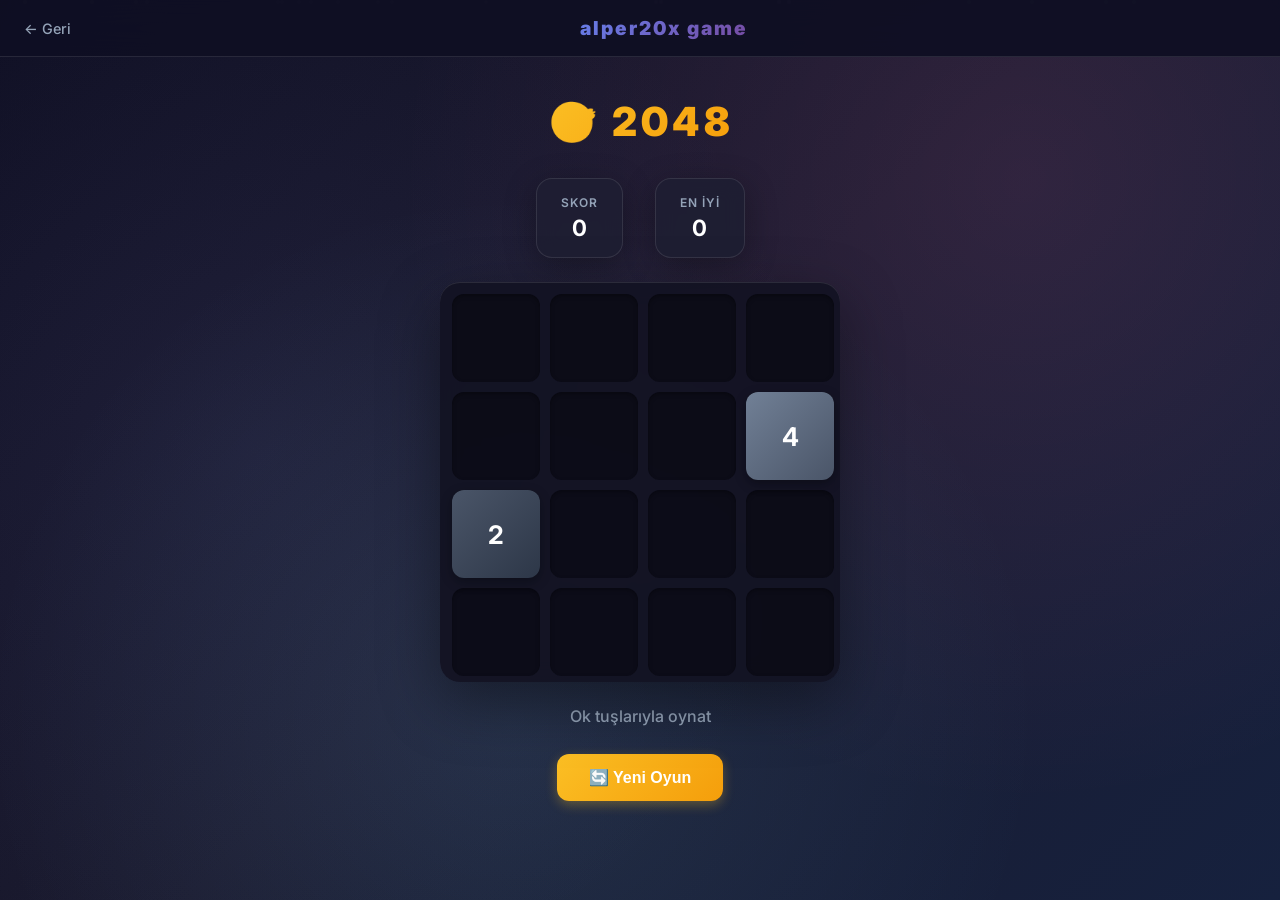
<file: 2048.html>
<!DOCTYPE html>
<html lang="tr">
<head>
  <meta charset="UTF-8"/>
  <meta name="viewport" content="width=device-width,initial-scale=1.0"/>
  <title>2048 – alper20x game</title>
  <link href="https://fonts.googleapis.com/css2?family=Inter:wght@400;600;700;900&display=swap" rel="stylesheet">
  <style>
    *{box-sizing:border-box;margin:0;padding:0}
    body{background:linear-gradient(135deg,#0f0f23 0%,#1a1a2e 50%,#16213e 100%);color:#e2e8f0;font-family:'Inter',sans-serif;display:flex;flex-direction:column;align-items:center;min-height:100vh;position:relative;overflow:hidden}
    
    body::before{content:'';position:absolute;top:0;left:0;width:100%;height:100%;background:radial-gradient(circle at 20% 50%,rgba(120,119,198,0.1) 0%,transparent 50%),radial-gradient(circle at 80% 20%,rgba(255,119,198,0.1) 0%,transparent 50%),radial-gradient(circle at 40% 80%,rgba(120,219,255,0.1) 0%,transparent 50%);pointer-events:none}
    
    header{width:100%;background:rgba(15,15,35,0.95);backdrop-filter:blur(20px);border-bottom:1px solid rgba(255,255,255,0.1);padding:16px 24px;display:flex;align-items:center;justify-content:space-between;z-index:10}
    .logo{font-family:'Inter',sans-serif;font-weight:900;font-size:1.2rem;background:linear-gradient(135deg,#667eea 0%,#764ba2 100%);-webkit-background-clip:text;-webkit-text-fill-color:transparent;background-clip:text;letter-spacing:2px}
    .back{color:#94a3b8;text-decoration:none;font-size:.9rem;font-weight:500;transition:all 0.3s ease}.back:hover{color:#fff;transform:translateX(-2px)}
    
    .wrap{display:flex;flex-direction:column;align-items:center;padding:40px 20px;gap:24px;z-index:1}
    h1{font-family:'Inter',sans-serif;font-size:2.5rem;font-weight:900;background:linear-gradient(135deg,#fbbf24 0%,#f59e0b 100%);-webkit-background-clip:text;-webkit-text-fill-color:transparent;background-clip:text;letter-spacing:4px;margin-bottom:8px}
    
    .info{display:flex;gap:32px}
    .panel{background:rgba(30,30,50,0.9);backdrop-filter:blur(10px);border:1px solid rgba(255,255,255,0.1);border-radius:16px;padding:16px 24px;text-align:center;box-shadow:0 8px 32px rgba(0,0,0,0.3);transition:transform 0.3s ease}
    .panel:hover{transform:translateY(-2px)}
    .panel label{font-size:.75rem;color:#94a3b8;display:block;letter-spacing:1px;font-weight:600;margin-bottom:4px}
    .panel b{font-size:1.4rem;color:#fff;font-family:'Inter',sans-serif;font-weight:700}
    
    #board{position:relative;width:400px;height:400px;background:rgba(20,20,35,0.95);backdrop-filter:blur(10px);padding:12px;border-radius:20px;box-shadow:0 20px 60px rgba(0,0,0,0.4),inset 0 1px 0 rgba(255,255,255,0.1)}
    
    .tile-container{position:absolute;width:88px;height:88px;border-radius:12px;display:flex;align-items:center;justify-content:center;font-family:'Inter',sans-serif;font-weight:700;font-size:1.6rem;user-select:none;transition:all 0.35s cubic-bezier(0.25, 0.46, 0.45, 0.94);box-shadow:0 4px 12px rgba(0,0,0,0.3);will-change:transform,opacity}
    
    .tile-new{animation:appear 0.5s cubic-bezier(0.175, 0.885, 0.32, 1.275)}
    .tile-merged{animation:merge 0.4s cubic-bezier(0.175, 0.885, 0.32, 1.275)}
    
    @keyframes appear{
      0%{opacity:0;transform:scale(0) rotate(180deg) translateZ(0)}
      50%{transform:scale(1.15) rotate(90deg) translateZ(0)}
      100%{opacity:1;transform:scale(1) rotate(0deg) translateZ(0)}
    }
    
    @keyframes merge{
      0%{transform:scale(1) translateZ(0)}
      50%{transform:scale(1.35);box-shadow:0 12px 32px rgba(0,0,0,0.6)}
      100%{transform:scale(1);box-shadow:0 4px 12px rgba(0,0,0,0.3)}
    }
    
    .tile-background{position:absolute;width:88px;height:88px;border-radius:12px;background:rgba(10,10,20,0.8);box-shadow:inset 0 2px 4px rgba(0,0,0,0.3)}
    
    #msg{font-size:1rem;color:#94a3b8;text-align:center;font-weight:500;min-height:24px}
    
    .btn{background:linear-gradient(135deg,#fbbf24 0%,#f59e0b 100%);color:#fff;border:none;padding:14px 32px;border-radius:12px;font-size:1rem;font-weight:600;cursor:pointer;transition:all 0.3s ease;box-shadow:0 4px 12px rgba(251,191,36,0.3)}.btn:hover{transform:translateY(-2px);box-shadow:0 8px 20px rgba(251,191,36,0.4)}.btn:active{transform:translateY(0)}
    
    .score-add{position:absolute;color:#fbbf24;font-family:'Inter',sans-serif;font-weight:700;font-size:1.4rem;pointer-events:none;animation:scoreFloat 1.8s cubic-bezier(0.175, 0.885, 0.32, 1.275) forwards;text-shadow:0 2px 8px rgba(251,191,36,0.5)}
    
    @keyframes scoreFloat{
      0%{opacity:1;transform:translateY(0) scale(1) translateZ(0)}
      25%{transform:translateY(-15px) scale(1.3) translateZ(0)}
      50%{transform:translateY(-25px) scale(1.1) translateZ(0)}
      100%{opacity:0;transform:translateY(-60px) scale(0.8) translateZ(0)}
    }
    
    .game-over{animation:gameOver 0.8s cubic-bezier(0.175, 0.885, 0.32, 1.275)}
    .victory{animation:victory 1s cubic-bezier(0.175, 0.885, 0.32, 1.275)}
    
    @keyframes gameOver{
      0%{transform:scale(1) rotate(0deg)}
      25%{transform:scale(0.95) rotate(-2deg)}
      50%{transform:scale(1.05) rotate(2deg)}
      75%{transform:scale(0.98) rotate(-1deg)}
      100%{transform:scale(1) rotate(0deg)}
    }
    
    @keyframes victory{
      0%{transform:scale(1) rotate(0deg)}
      25%{transform:scale(1.1) rotate(5deg)}
      50%{transform:scale(1.2) rotate(-5deg)}
      75%{transform:scale(1.1) rotate(2deg)}
      100%{transform:scale(1) rotate(0deg)}
    }
    
    .board-shake{animation:shake 0.5s cubic-bezier(0.175, 0.885, 0.32, 1.275)}
    
    @keyframes shake{
      0%,100%{transform:translateX(0)}
      10%,30%,50%,70%,90%{transform:translateX(-3px)}
      20%,40%,60%,80%{transform:translateX(3px)}
    }
    
    .floating-particles{position:absolute;width:100%;height:100%;overflow:hidden;pointer-events:none}
    .particle{position:absolute;width:4px;height:4px;background:rgba(255,255,255,0.3);border-radius:50%;animation:float 8s infinite linear}
    
    @keyframes float{
      0%{transform:translateY(100vh) rotate(0deg);opacity:0}
      10%{opacity:1}
      90%{opacity:1}
      100%{transform:translateY(-100vh) rotate(360deg);opacity:0}
    }
    
    .celebration-particle{position:absolute;width:6px;height:6px;border-radius:50%;pointer-events:none;animation:celebrate 1.5s cubic-bezier(0.175, 0.885, 0.32, 1.275) forwards}
    
    @keyframes celebrate{
      0%{transform:translate(0,0) scale(0);opacity:1}
      50%{transform:translate(var(--x),var(--y)) scale(1.5);opacity:1}
      100%{transform:translate(calc(var(--x)*2),calc(var(--y)*2)) scale(0);opacity:0}
    }
    
    .score-particle{position:absolute;color:#fbbf24;font-family:'Inter',sans-serif;font-weight:700;font-size:0.8rem;pointer-events:none;animation:scoreParticle 1.2s cubic-bezier(0.175, 0.885, 0.32, 1.275) forwards;text-shadow:0 2px 4px rgba(251,191,36,0.5)}
    
    @keyframes scoreParticle{
      0%{opacity:1;transform:translate(0,0) scale(1)}
      100%{opacity:0;transform:translate(var(--x),var(--y)) scale(0.5)}
    }
    
    .panel.score-updated{animation:scorePanel 0.6s cubic-bezier(0.175, 0.885, 0.32, 1.275)}
    
    @keyframes scorePanel{
      0%{transform:scale(1)}
      50%{transform:scale(1.1);background:rgba(251,191,36,0.2)}
      100%{transform:scale(1)}
    }
  </style>
</head>
<body>
<div class="floating-particles" id="particles"></div>
<header>
  <a class="back" href="index.html">← Geri</a>
  <div class="logo">alper20x game</div>
  <div></div>
</header>
<div class="wrap game-intro">
  <h1>🎯 2048</h1>
  <div class="info">
    <div class="panel"><label>SKOR</label><b id="score">0</b></div>
    <div class="panel"><label>EN İYİ</label><b id="best">0</b></div>
  </div>
  <div id="board"></div>
  <div id="msg">Ok tuşlarıyla oynat</div>
  <button class="btn" id="newBtn">🔄 Yeni Oyun</button>
</div>
<script>
const COLORS={
  0:'rgba(10,10,20,0.8)',
  2:'linear-gradient(135deg,#4a5568 0%,#2d3748 100%)',
  4:'linear-gradient(135deg,#718096 0%,#4a5568 100%)',
  8:'linear-gradient(135deg,#ed8936 0%,#dd6b20 100%)',
  16:'linear-gradient(135deg,#f56565 0%,#e53e3e 100%)',
  32:'linear-gradient(135deg,#ed64a6 0%,#d53f8c 100%)',
  64:'linear-gradient(135deg,#9f7aea 0%,#805ad5 100%)',
  128:'linear-gradient(135deg,#667eea 0%,#5a67d8 100%)',
  256:'linear-gradient(135deg,#4299e1 0%,#3182ce 100%)',
  512:'linear-gradient(135deg,#48bb78 0%,#38a169 100%)',
  1024:'linear-gradient(135deg,#38b2ac 0%,#319795 100%)',
  2048:'linear-gradient(135deg,#fbbf24 0%,#f59e0b 100%)'
};

const TC={
  0:'transparent',
  2:'#fff',4:'#fff',8:'#fff',16:'#fff',32:'#fff',64:'#fff',
  128:'#fff',256:'#fff',512:'#fff',1024:'#fff',2048:'#1a202c'
};

let grid,score,best=0,tileId=0;
const bd=document.getElementById('board');

function createParticles(){const container=document.getElementById('particles');for(let i=0;i<20;i++){const p=document.createElement('div');p.className='particle';p.style.left=Math.random()*100+'%';p.style.animationDelay=Math.random()*8+'s';p.style.animationDuration=(8+Math.random()*4)+'s';container.appendChild(p);}}

function createCelebrationParticles(){const board=document.getElementById('board');for(let i=0;i<12;i++){const p=document.createElement('div');p.className='celebration-particle';const angle=(Math.PI*2*i)/12;const distance=80+Math.random()*40;p.style.setProperty('--x',Math.cos(angle)*distance+'px');p.style.setProperty('--y',Math.sin(angle)*distance+'px');p.style.left='50%';p.style.top='50%';p.style.background=`hsl(${Math.random()*60+30},100%,50%)`;board.appendChild(p);setTimeout(()=>p.remove(),1500);}}

function createScoreParticles(points, x, y){const board=document.getElementById('board');for(let i=0;i<3;i++){const p=document.createElement('div');p.className='score-particle';p.textContent='+'+Math.floor(points/3);const angle=(Math.PI*2*i)/3+Math.random()*0.5;p.style.setProperty('--x',Math.cos(angle)*30+'px');p.style.setProperty('--y',Math.sin(angle)*30+'px');p.style.left=x+'px';p.style.top=y+'px';board.appendChild(p);setTimeout(()=>p.remove(),1200);}}

function newGrid(){return Array.from({length:4},()=>new Array(4).fill(0));}

function addRandom(g){const e=[];for(let r=0;r<4;r++)for(let c=0;c<4;c++)if(!g[r][c])e.push([r,c]);if(!e.length)return;const[r,c]=e[Math.floor(Math.random()*e.length)];g[r][c]=Math.random()<.9?2:4;return[r,c];}

function getTilePosition(row,col){return{left:12+col*98,top:12+row*98};}

function createTile(value,row,col,isNew=false,isMerged=false){const pos=getTilePosition(row,col);const tile=document.createElement('div');tile.className='tile-container';tile.textContent=value||'';tile.style.background=COLORS[Math.min(value,2048)]||COLORS[2048];tile.style.color=TC[Math.min(value,2048)]||TC[2048];tile.style.left=pos.left+'px';tile.style.top=pos.top+'px';tile.id='tile-'+tileId++;if(value>99)tile.style.fontSize=value>999?'1.1rem':'1.3rem';if(isNew)tile.classList.add('tile-new');if(isMerged)tile.classList.add('tile-merged');return tile;}

function renderBackground(){const existing=bd.querySelectorAll('.tile-background');existing.forEach(t=>t.remove());for(let r=0;r<4;r++)for(let c=0;c<4;c++){const pos=getTilePosition(r,c);const bg=document.createElement('div');bg.className='tile-background';bg.style.left=pos.left+'px';bg.style.top=pos.top+'px';bd.appendChild(bg);}}

function render(){bd.innerHTML='';renderBackground();grid.forEach((row,r)=>row.forEach((v,c)=>{if(v){const tile=createTile(v,r,c);bd.appendChild(tile);}}));}

function animateMoveAndRender(oldGrid,newGrid,mergedTiles,scoreAdd){bd.innerHTML='';renderBackground();const tiles=[];oldGrid.forEach((row,r)=>row.forEach((v,c)=>{if(v){const tile=createTile(v,r,c);bd.appendChild(tile);tiles.push({tile,value:v,row:r,col:c});}}));setTimeout(()=>{tiles.forEach(({tile,value,row,col})=>{let found=false;for(let r=0;r<4;r++){for(let c=0;c<4;c++){if(newGrid[r][c]===value&&!found){const toPos=getTilePosition(r,c);tile.style.left=toPos.left+'px';tile.style.top=toPos.top+'px';found=true;break;}}if(found)break;}});},50);setTimeout(()=>{bd.innerHTML='';renderBackground();newGrid.forEach((row,r)=>row.forEach((v,c)=>{if(v){const isMerged=mergedTiles.some(([mr,mc])=>mr===r&&mc===c);const tile=createTile(v,r,c,false,isMerged);bd.appendChild(tile);}}));if(scoreAdd>0){const scoreEl=document.createElement('div');scoreEl.className='score-add';scoreEl.textContent='+'+scoreAdd;scoreEl.style.left='50%';scoreEl.style.top='50%';scoreEl.style.transform='translate(-50%, -50%)';bd.appendChild(scoreEl);}},200);}

function slide(row){let r=row.filter(v=>v);let pts=0;let merged=[];for(let i=0;i<r.length-1;i++){if(r[i]===r[i+1]){r[i]*=2;pts+=r[i];merged.push(i);r[i+1]=0;}}r=r.filter(v=>v);while(r.length<4)r.push(0);return{row:r,pts,merged};}

function move(dir){let moved=false,pts=0;const g=grid.map(r=>[...r]);const oldGrid=grid.map(r=>[...r]);const mergedTiles=[];
  if(dir==='left'){for(let r=0;r<4;r++){const{row,pts:p,merged}=slide(g[r]);if(JSON.stringify(row)!==JSON.stringify(g[r]))moved=true;g[r]=row;pts+=p;merged.forEach(idx=>mergedTiles.push([r,idx]));}}
  else if(dir==='right'){for(let r=0;r<4;r++){const{row,pts:p,merged}=slide([...g[r]].reverse());if(JSON.stringify(row)!==JSON.stringify(g[r].slice().reverse()))moved=true;g[r]=row.reverse();pts+=p;merged.forEach(idx=>mergedTiles.push([r,3-idx]));}}
  else if(dir==='up'){for(let c=0;c<4;c++){const col=[g[0][c],g[1][c],g[2][c],g[3][c]];const{row,pts:p,merged}=slide(col);if(JSON.stringify(row)!==JSON.stringify(col))moved=true;for(let r=0;r<4;r++)g[r][c]=row[r];pts+=p;merged.forEach(idx=>mergedTiles.push([idx,c]));}}
  else if(dir==='down'){for(let c=0;c<4;c++){const col=[g[3][c],g[2][c],g[1][c],g[0][c]];const{row,pts:p,merged}=slide(col);if(JSON.stringify(row)!==JSON.stringify(col))moved=true;for(let r=0;r<4;r++)g[3-r][c]=row[r];pts+=p;merged.forEach(idx=>mergedTiles.push([3-idx,c]));}}
  if(!moved){bd.classList.add('board-shake');setTimeout(()=>bd.classList.remove('board-shake'),500);}
  if(moved){grid=g;score+=pts;if(score>best)best=score;const scorePanel=document.getElementById('score');scorePanel.textContent=score;scorePanel.parentElement.classList.add('score-updated');setTimeout(()=>scorePanel.parentElement.classList.remove('score-updated'),600);document.getElementById('best').textContent=best;animateMoveAndRender(oldGrid,grid,mergedTiles,pts);if(pts>0){const board=document.getElementById('board');const rect=board.getBoundingClientRect();createScoreParticles(pts,rect.width/2,rect.height/2);}setTimeout(()=>{const newTilePos=addRandom(grid);if(newTilePos){const [r,c]=newTilePos;const tile=createTile(grid[r][c],r,c,true);bd.appendChild(tile);}},250);}
  if(grid.flat().includes(2048)){document.getElementById('msg').textContent='🎉 2048\'e ulaştın! Devam edebilirsin!';bd.classList.add('victory');createCelebrationParticles();setTimeout(()=>bd.classList.remove('victory'),1000);}
  else{let dead=true;outer:for(let r=0;r<4;r++)for(let c=0;c<4;c++){if(!grid[r][c]){dead=false;break outer;}if(c<3&&grid[r][c]===grid[r][c+1]){dead=false;break outer;}if(r<3&&grid[r][c]===grid[r+1][c]){dead=false;break outer;}}if(dead){document.getElementById('msg').textContent='😔 Oyun bitti! Hamle kalmadı.';bd.classList.add('game-over');setTimeout(()=>bd.classList.remove('game-over'),800);}}
}

document.addEventListener('keydown',e=>{
  const map={ArrowLeft:'left',ArrowRight:'right',ArrowUp:'up',ArrowDown:'down'};
  if(map[e.key]){e.preventDefault();move(map[e.key]);}
});

let tx=0,ty=0;
document.addEventListener('touchstart',e=>{tx=e.touches[0].clientX;ty=e.touches[0].clientY;});
document.addEventListener('touchend',e=>{const dx=e.changedTouches[0].clientX-tx,dy=e.changedTouches[0].clientY-ty;if(Math.abs(dx)>Math.abs(dy)){move(dx>0?'right':'left');}else{move(dy>0?'down':'up');}});

document.getElementById('newBtn').addEventListener('click',init);

function init(){grid=newGrid();score=0;tileId=0;document.getElementById('score').textContent=0;document.getElementById('best').textContent=best;document.getElementById('msg').textContent='Ok tuşlarıyla oynat';addRandom(grid);addRandom(grid);render();}

createParticles();
init();
</script>
</body>
</html>
</file>
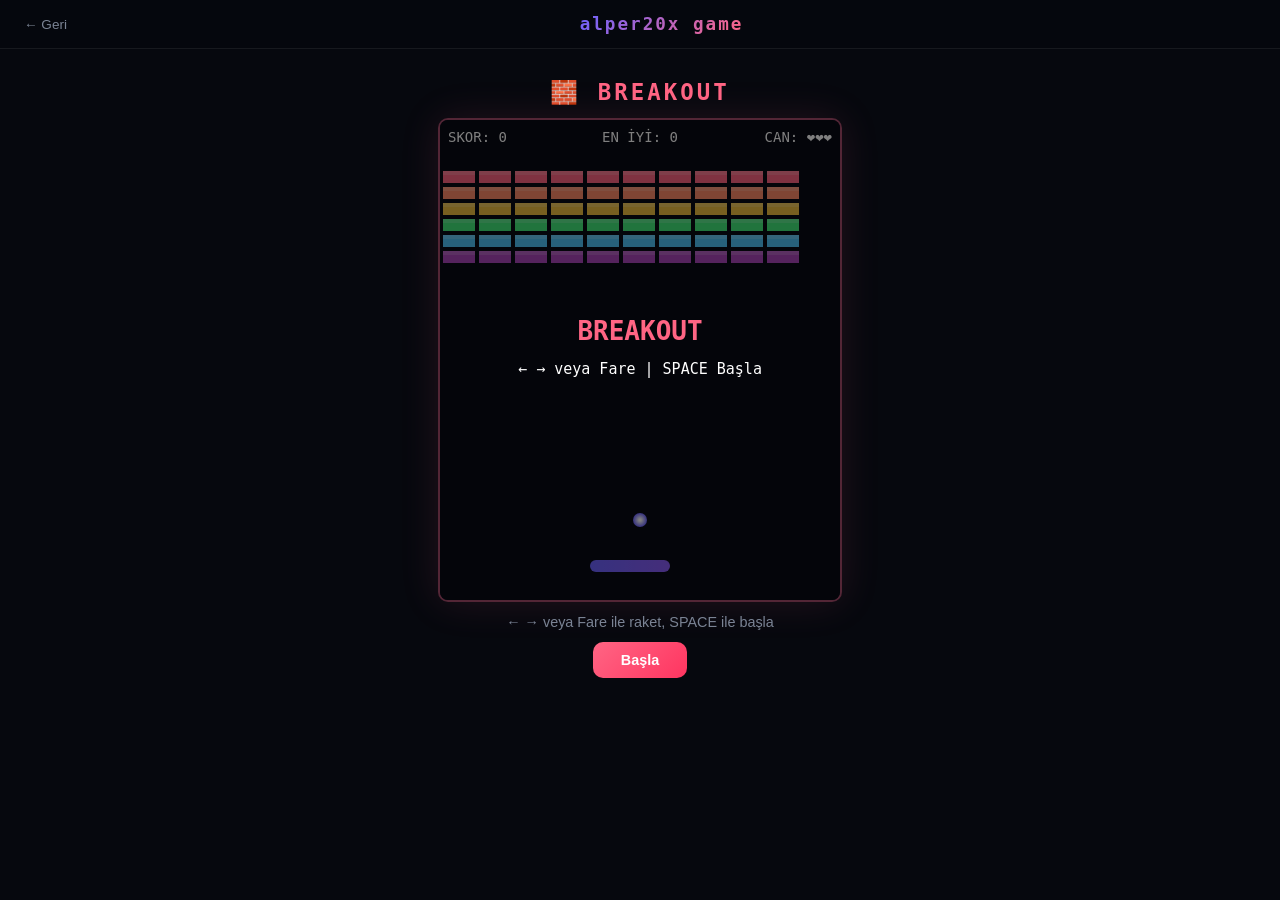
<file: breakout.html>
<!DOCTYPE html>
<html lang="tr">
<head>
  <meta charset="UTF-8"/>
  <meta name="viewport" content="width=device-width,initial-scale=1.0"/>
  <title>Breakout – alper20x game</title>
  <style>
    *{box-sizing:border-box;margin:0;padding:0}
    body{background:#06080e;color:#e2e8f0;font-family:'Segoe UI',sans-serif;display:flex;flex-direction:column;align-items:center;min-height:100vh}
    header{width:100%;background:rgba(6,8,14,.9);backdrop-filter:blur(16px);border-bottom:1px solid rgba(255,255,255,.07);padding:14px 24px;display:flex;align-items:center;justify-content:space-between}
    .logo{font-family:monospace;font-weight:900;font-size:1.1rem;background:linear-gradient(135deg,#6c63ff,#ff6584);-webkit-background-clip:text;-webkit-text-fill-color:transparent;background-clip:text;letter-spacing:2px}
    .back{color:#7a8394;text-decoration:none;font-size:.85rem}.back:hover{color:#fff}
    .wrap{display:flex;flex-direction:column;align-items:center;padding:30px 20px;gap:12px;flex:1}
    h1{font-family:monospace;font-size:1.4rem;letter-spacing:3px;color:#ff6584}
    canvas{border:2px solid rgba(255,101,132,.3);border-radius:10px;background:#090b14;box-shadow:0 0 40px rgba(255,101,132,.12)}
    #msg{font-size:.9rem;color:#7a8394;text-align:center}
    .btn{background:linear-gradient(135deg,#ff6584,#ff3560);color:#fff;border:none;padding:10px 28px;border-radius:10px;font-size:.9rem;font-weight:700;cursor:pointer}.btn:hover{opacity:.85}
  </style>
</head>
<body>
<header>
  <a class="back" href="index.html">← Geri</a>
  <div class="logo">alper20x game</div>
  <div></div>
</header>
<div class="wrap">
  <h1>🧱 BREAKOUT</h1>
  <canvas id="c" width="400" height="480"></canvas>
  <div id="msg">← → veya Fare ile raket, SPACE ile başla</div>
  <button class="btn" id="startBtn">Başla</button>
</div>
<script>
const cv=document.getElementById('c'),ctx=cv.getContext('2d');
const W=400,H=480,COLS=10,ROWS=6,BW=34,BH=14,BPADX=2,BPADY=2;
const COLORS=['#ff6584','#ff8c69','#f0c040','#43e97b','#4fc3f7','#ab47bc'];
let paddle,ball,bricks,score,lives,best=0,state='idle';
function makeBricks(){return Array.from({length:ROWS},(_,r)=>Array.from({length:COLS},(_,c)=>({x:2+c*(BW+BPADX),y:50+r*(BH+BPADY),alive:true,color:COLORS[r]})));}
function init(){paddle={x:150,w:80,y:440,speed:0};ball={x:200,y:400,vx:3,vy:-3.5,r:7};bricks=makeBricks();score=0;lives=3;}
function update(){
  paddle.x+=paddle.speed;if(paddle.x<0)paddle.x=0;if(paddle.x+paddle.w>W)paddle.x=W-paddle.w;
  ball.x+=ball.vx;ball.y+=ball.vy;
  if(ball.x-ball.r<0){ball.x=ball.r;ball.vx*=-1;}
  if(ball.x+ball.r>W){ball.x=W-ball.r;ball.vx*=-1;}
  if(ball.y-ball.r<0){ball.y=ball.r;ball.vy*=-1;}
  if(ball.y+ball.r>paddle.y&&ball.x>paddle.x&&ball.x<paddle.x+paddle.w&&ball.vy>0){
    ball.vy*=-1;ball.vx+=((ball.x-(paddle.x+paddle.w/2))/paddle.w)*3;
    ball.vx=Math.max(-5,Math.min(5,ball.vx));
  }
  if(ball.y>H){lives--;if(lives<=0){state='dead';}else{ball={x:paddle.x+paddle.w/2,y:400,vx:3,vy:-3.5,r:7};}return;}
  for(const row of bricks)for(const b of row){
    if(!b.alive)continue;
    if(ball.x>b.x&&ball.x<b.x+BW&&ball.y>b.y&&ball.y<b.y+BH){
      b.alive=false;ball.vy*=-1;score+=10;if(score>best)best=score;
    }
  }
  if(bricks.every(r=>r.every(b=>!b.alive))){state='win';}
}
function draw(){
  ctx.fillStyle='#090b14';ctx.fillRect(0,0,W,H);
  bricks.forEach(row=>row.forEach(b=>{if(!b.alive)return;ctx.fillStyle=b.color;ctx.fillRect(b.x+1,b.y+1,BW-2,BH-2);ctx.fillStyle='rgba(255,255,255,.15)';ctx.fillRect(b.x+1,b.y+1,BW-2,4);}));
  const pg=ctx.createLinearGradient(paddle.x,0,paddle.x+paddle.w,0);pg.addColorStop(0,'#6c63ff');pg.addColorStop(1,'#8b5cf6');
  ctx.fillStyle=pg;ctx.beginPath();ctx.roundRect(paddle.x,paddle.y,paddle.w,12,6);ctx.fill();
  const bg=ctx.createRadialGradient(ball.x,ball.y,1,ball.x,ball.y,ball.r);bg.addColorStop(0,'#fff');bg.addColorStop(1,'#6c63ff');
  ctx.beginPath();ctx.arc(ball.x,ball.y,ball.r,0,Math.PI*2);ctx.fillStyle=bg;ctx.fill();
  ctx.fillStyle='#fff';ctx.font='14px monospace';ctx.textAlign='left';ctx.fillText('SKOR: '+score,8,22);
  ctx.textAlign='center';ctx.fillText('EN İYİ: '+best,W/2,22);
  ctx.textAlign='right';ctx.fillText('CAN: '+'❤️'.repeat(lives),W-8,22);
  if(state==='idle'){ctx.fillStyle='rgba(0,0,0,.5)';ctx.fillRect(0,0,W,H);ctx.fillStyle='#ff6584';ctx.font='bold 26px monospace';ctx.textAlign='center';ctx.fillText('BREAKOUT',W/2,H/2-20);ctx.fillStyle='#fff';ctx.font='15px monospace';ctx.fillText('← → veya Fare | SPACE Başla',W/2,H/2+14);}
  if(state==='dead'){ctx.fillStyle='rgba(0,0,0,.55)';ctx.fillRect(0,0,W,H);ctx.fillStyle='#ff6584';ctx.font='bold 26px monospace';ctx.textAlign='center';ctx.fillText('GAME OVER',W/2,H/2-30);ctx.fillStyle='#fff';ctx.font='16px monospace';ctx.fillText('Skor: '+score,W/2,H/2+4);ctx.font='13px monospace';ctx.fillStyle='#7a8394';ctx.fillText('Başla düğmesine bas',W/2,H/2+34);}
  if(state==='win'){ctx.fillStyle='rgba(0,0,0,.5)';ctx.fillRect(0,0,W,H);ctx.fillStyle='#43e97b';ctx.font='bold 26px monospace';ctx.textAlign='center';ctx.fillText('TEBRİKLER!',W/2,H/2-30);ctx.fillStyle='#fff';ctx.font='16px monospace';ctx.fillText('Skor: '+score,W/2,H/2+4);ctx.font='13px monospace';ctx.fillStyle='#7a8394';ctx.fillText('Tekrar oynamak için Başla',W/2,H/2+34);}
}
function loop(){if(state==='play')update();draw();requestAnimationFrame(loop);}
document.addEventListener('keydown',e=>{
  if(e.key===' '){if(state!=='play'){init();state='play';}e.preventDefault();}
  if(e.key==='ArrowLeft')paddle.speed=-5;if(e.key==='ArrowRight')paddle.speed=5;
});
document.addEventListener('keyup',e=>{if(e.key==='ArrowLeft'||e.key==='ArrowRight')paddle.speed=0;});
cv.addEventListener('mousemove',e=>{const r=cv.getBoundingClientRect();paddle.x=e.clientX-r.left-paddle.w/2;});
cv.addEventListener('click',()=>{if(state!=='play'){init();state='play';}});
document.getElementById('startBtn').addEventListener('click',()=>{init();state='play';});
init();loop();
</script>
</body>
</html>
</file>
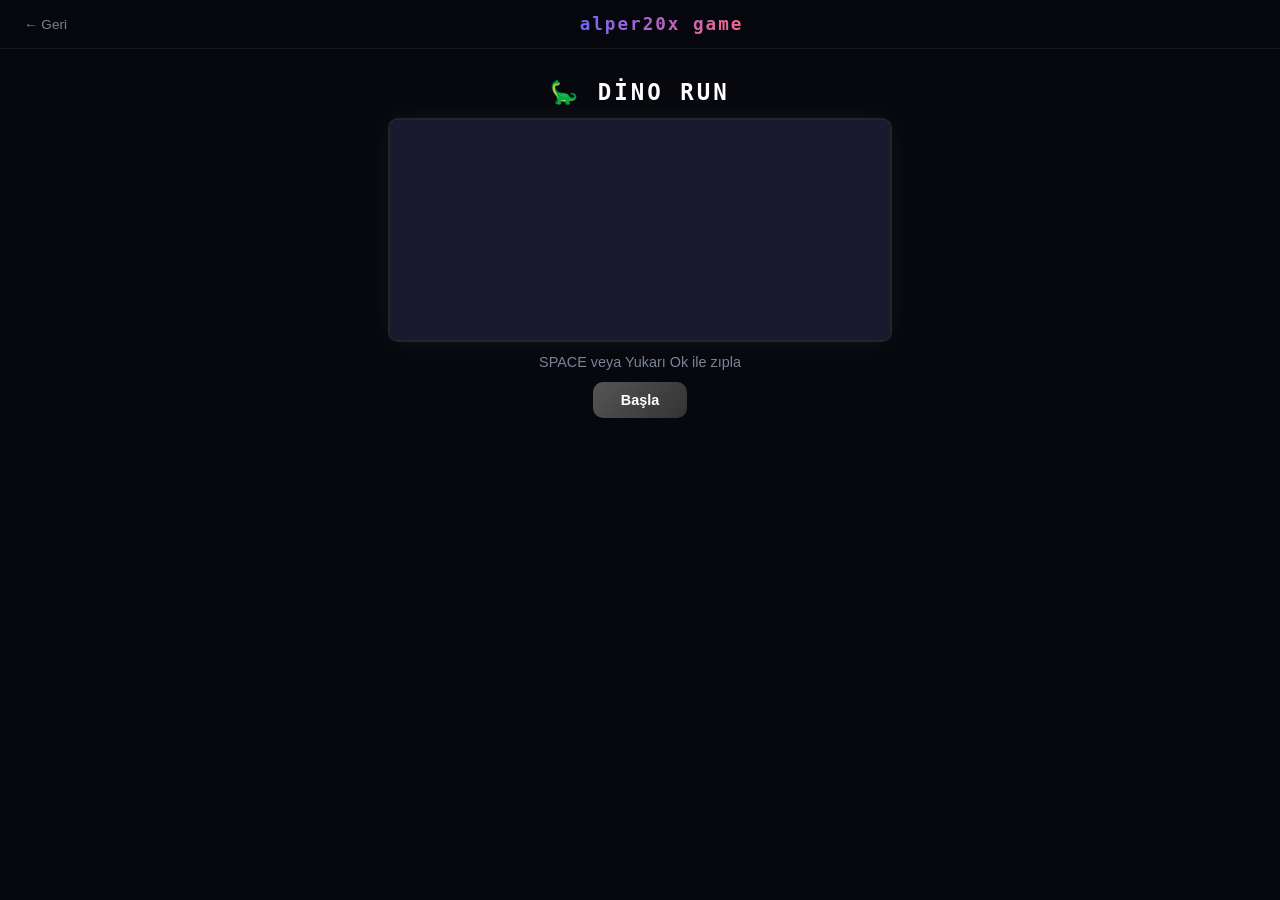
<file: dino.html>
<!DOCTYPE html>
<html lang="tr">
<head>
  <meta charset="UTF-8"/>
  <meta name="viewport" content="width=device-width,initial-scale=1.0"/>
  <title>Dino Run – alper20x game</title>
  <style>
    *{box-sizing:border-box;margin:0;padding:0}
    body{background:#06080e;color:#e2e8f0;font-family:'Segoe UI',sans-serif;display:flex;flex-direction:column;align-items:center;min-height:100vh}
    header{width:100%;background:rgba(6,8,14,.9);backdrop-filter:blur(16px);border-bottom:1px solid rgba(255,255,255,.07);padding:14px 24px;display:flex;align-items:center;justify-content:space-between}
    .logo{font-family:monospace;font-weight:900;font-size:1.1rem;background:linear-gradient(135deg,#6c63ff,#ff6584);-webkit-background-clip:text;-webkit-text-fill-color:transparent;background-clip:text;letter-spacing:2px}
    .back{color:#7a8394;text-decoration:none;font-size:.85rem}.back:hover{color:#fff}
    .wrap{display:flex;flex-direction:column;align-items:center;padding:30px 20px;gap:12px;flex:1}
    h1{font-family:monospace;font-size:1.4rem;letter-spacing:3px;color:#fff}
    canvas{border:2px solid rgba(255,255,255,.12);border-radius:10px;cursor:pointer;box-shadow:0 0 30px rgba(255,255,255,.05)}
    #msg{font-size:.9rem;color:#7a8394;text-align:center}
    .btn{background:linear-gradient(135deg,#555,#333);color:#fff;border:none;padding:10px 28px;border-radius:10px;font-size:.9rem;font-weight:700;cursor:pointer}.btn:hover{opacity:.85}
  </style>
</head>
<body>
<header>
  <a class="back" href="index.html">← Geri</a>
  <div class="logo">alper20x game</div>
  <div></div>
</header>
<div class="wrap">
  <h1>🦕 DİNO RUN</h1>
  <canvas id="c" width="500" height="220"></canvas>
  <div id="msg">SPACE veya Yukarı Ok ile zıpla</div>
  <button class="btn" id="startBtn">Başla</button>
</div>
<script>
const cv=document.getElementById('c'),ctx=cv.getContext('2d');
const W=500,H=220,GY=170;
let dino,obstacles,score,best=0,state='idle',spd,frame,clouds;
function init(){
  dino={x:60,y:GY,w:36,h:44,vy:0,onGround:true,legPhase:0};
  obstacles=[];score=0;spd=4;frame=0;
  clouds=[{x:400,y:30},{x:250,y:55},{x:100,y:40}];
  state='play';document.getElementById('msg').textContent='';
}
const JUMP=-13,GRAVITY=.7;
function jump(){if(dino.onGround){dino.vy=JUMP;dino.onGround=false;}}
function addObstacle(){
  const h=30+Math.random()*30,w=18+Math.random()*14;
  obstacles.push({x:W,y:GY+dino.h-h,w,h});
}
function update(){
  frame++;spd=4+Math.floor(score/200)*0.4;
  dino.vy+=GRAVITY;dino.y+=dino.vy;
  if(dino.y>=GY){dino.y=GY;dino.vy=0;dino.onGround=true;}
  if(dino.onGround)dino.legPhase=Math.floor(frame/5)%2;
  obstacles.forEach(o=>o.x-=spd);
  obstacles=obstacles.filter(o=>o.x>-50);
  if(frame%Math.max(50,90-Math.floor(score/100)*3)===0)addObstacle();
  for(const o of obstacles){
    if(dino.x+dino.w-6>o.x+4&&dino.x+6<o.x+o.w-4&&dino.y+dino.h-4>o.y+4){state='dead';if(score>best)best=score;return;}
  }
  score++;
  clouds.forEach(c=>{c.x-=0.7;if(c.x<-80)c.x=W+50;});
}
function draw(){
  ctx.fillStyle='#1a1a2e';ctx.fillRect(0,0,W,H);
  clouds.forEach(c=>{ctx.fillStyle='rgba(255,255,255,.08)';ctx.beginPath();ctx.ellipse(c.x,c.y,35,14,0,0,Math.PI*2);ctx.fill();ctx.ellipse(c.x+20,c.y-8,20,10,0,0,Math.PI*2);ctx.fill();});
  ctx.strokeStyle='rgba(255,255,255,.15)';ctx.lineWidth=2;ctx.beginPath();ctx.moveTo(0,GY+dino.h);ctx.lineTo(W,GY+dino.h);ctx.stroke();
  obstacles.forEach(o=>{
    const g=ctx.createLinearGradient(o.x,o.y,o.x+o.w,o.y+o.h);g.addColorStop(0,'#2a6a2a');g.addColorStop(1,'#1a4a1a');
    ctx.fillStyle=g;ctx.fillRect(o.x,o.y,o.w,o.h);
    ctx.fillStyle='rgba(255,255,255,.1)';ctx.fillRect(o.x+2,o.y+2,6,4);
  });
  const dx=dino.x,dy=dino.y,dw=dino.w,dh=dino.h;
  ctx.fillStyle='#50e880';
  ctx.beginPath();ctx.roundRect(dx+6,dy,dw-10,dh-12,6);ctx.fill();
  ctx.fillStyle='#6aff9a';ctx.beginPath();ctx.roundRect(dx+8,dy+2,dw-20,14,4);ctx.fill();
  ctx.fillStyle='#1a1a2e';ctx.beginPath();ctx.arc(dx+dw-14,dy+6,3,0,Math.PI*2);ctx.fill();
  ctx.fillStyle='#fff';ctx.beginPath();ctx.arc(dx+dw-15,dy+5,1.5,0,Math.PI*2);ctx.fill();
  ctx.fillStyle='#50e880';
  if(dino.onGround){
    ctx.fillRect(dx+8,dy+dh-16,10,16);ctx.fillRect(dx+8+(dino.legPhase===0?0:12),dy+dh-4,10,4);
  } else {ctx.fillRect(dx+8,dy+dh-16,10,10);ctx.fillRect(dx+14,dy+dh-14,10,10);}
  ctx.fillStyle='#fff';ctx.font='bold 16px monospace';ctx.textAlign='right';ctx.fillText('HI: '+best,W-8,22);
  ctx.textAlign='left';ctx.fillText(score,8,22);
  if(state==='idle'){ctx.fillStyle='rgba(0,0,0,.5)';ctx.fillRect(0,0,W,H);ctx.fillStyle='#fff';ctx.font='bold 22px monospace';ctx.textAlign='center';ctx.fillText('🦕 DİNO RUN',W/2,H/2-16);ctx.font='14px monospace';ctx.fillStyle='#7a8394';ctx.fillText('SPACE / Yukarı Ok ile başla',W/2,H/2+12);}
  if(state==='dead'){ctx.fillStyle='rgba(0,0,0,.5)';ctx.fillRect(0,0,W,H);ctx.fillStyle='#ff6584';ctx.font='bold 22px monospace';ctx.textAlign='center';ctx.fillText('GAME OVER',W/2,H/2-22);ctx.fillStyle='#fff';ctx.font='15px monospace';ctx.fillText('Skor: '+score,W/2,H/2+4);ctx.font='13px monospace';ctx.fillStyle='#7a8394';ctx.fillText('Tekrar için SPACE',W/2,H/2+28);}
}
function loop(){if(state==='play')update();draw();requestAnimationFrame(loop);}
document.addEventListener('keydown',e=>{
  if(e.key===' '||e.key==='ArrowUp'){e.preventDefault();if(state!=='play')init();else jump();}
});
cv.addEventListener('click',()=>{if(state!=='play')init();else jump();});
document.getElementById('startBtn').addEventListener('click',()=>{init();});
loop();
</script>
</body>
</html>
</file>
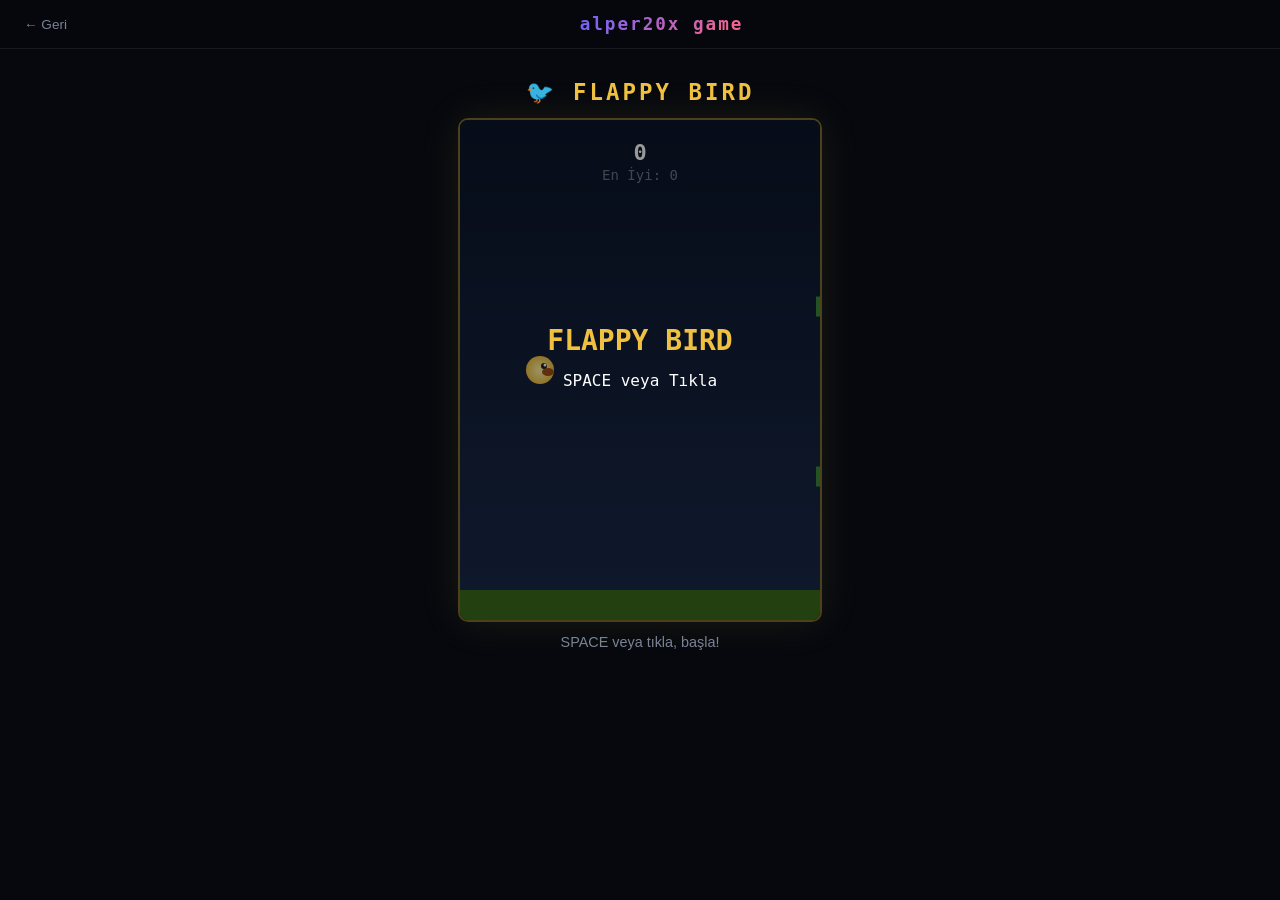
<file: flappy.html>
<!DOCTYPE html>
<html lang="tr">
<head>
  <meta charset="UTF-8"/>
  <meta name="viewport" content="width=device-width,initial-scale=1.0"/>
  <title>Flappy Bird – alper20x game</title>
  <style>
    *{box-sizing:border-box;margin:0;padding:0}
    body{background:#06080e;color:#e2e8f0;font-family:'Segoe UI',sans-serif;display:flex;flex-direction:column;align-items:center;min-height:100vh}
    header{width:100%;background:rgba(6,8,14,.9);backdrop-filter:blur(16px);border-bottom:1px solid rgba(255,255,255,.07);padding:14px 24px;display:flex;align-items:center;justify-content:space-between}
    .logo{font-family:monospace;font-weight:900;font-size:1.1rem;background:linear-gradient(135deg,#6c63ff,#ff6584);-webkit-background-clip:text;-webkit-text-fill-color:transparent;background-clip:text;letter-spacing:2px}
    .back{color:#7a8394;text-decoration:none;font-size:.85rem}.back:hover{color:#fff}
    .wrap{display:flex;flex-direction:column;align-items:center;padding:30px 20px;gap:12px;flex:1}
    h1{font-family:monospace;font-size:1.4rem;letter-spacing:3px;color:#f0c040}
    canvas{border:2px solid rgba(240,192,64,.3);border-radius:10px;cursor:pointer;box-shadow:0 0 40px rgba(240,192,64,.1)}
    #msg{font-size:.9rem;color:#7a8394;text-align:center}
  </style>
</head>
<body>
<header>
  <a class="back" href="index.html">← Geri</a>
  <div class="logo">alper20x game</div>
  <div></div>
</header>
<div class="wrap">
  <h1>🐦 FLAPPY BIRD</h1>
  <canvas id="c" width="360" height="500"></canvas>
  <div id="msg">SPACE veya tıkla, başla!</div>
</div>
<script>
const cv=document.getElementById('c'),ctx=cv.getContext('2d');
const W=360,H=500,GAP=150,PIPE_W=52,SPEED=2.2,GRAVITY=0.38,JUMP=-7.5;
let bird,pipes,score,best=0,state='idle',raf;
function init(){bird={x:80,y:H/2,vy:0,r:14};pipes=[];score=0;addPipe();}
function addPipe(){const top=80+Math.random()*(H-GAP-160);pipes.push({x:W,top,scored:false});}
function flap(){if(state==='idle'||state==='dead'){init();state='play';}bird.vy=JUMP;}
function update(){
  bird.vy+=GRAVITY;bird.y+=bird.vy;
  if(bird.y-bird.r<0||bird.y+bird.r>H){die();return;}
  pipes.forEach(p=>{
    p.x-=SPEED;
    if(!p.scored&&p.x+PIPE_W<bird.x){p.scored=true;score++;if(score>best)best=score;}
    if(bird.x+bird.r>p.x&&bird.x-bird.r<p.x+PIPE_W&&(bird.y-bird.r<p.top||bird.y+bird.r>p.top+GAP)){die();}
  });
  if(pipes.length===0||pipes[pipes.length-1].x<W-200)addPipe();
  pipes=pipes.filter(p=>p.x>-PIPE_W-10);
}
function die(){state='dead';}
function draw(){
  const sky=ctx.createLinearGradient(0,0,0,H);sky.addColorStop(0,'#0a1428');sky.addColorStop(1,'#1a2a4a');
  ctx.fillStyle=sky;ctx.fillRect(0,0,W,H);
  pipes.forEach(p=>{
    const g=ctx.createLinearGradient(p.x,0,p.x+PIPE_W,0);g.addColorStop(0,'#2a7a2a');g.addColorStop(1,'#43b043');
    ctx.fillStyle=g;
    ctx.fillRect(p.x,0,PIPE_W,p.top);
    ctx.fillRect(p.x,p.top+GAP,PIPE_W,H-p.top-GAP);
    ctx.fillStyle='#3a8a3a';ctx.fillRect(p.x-4,p.top-20,PIPE_W+8,20);ctx.fillRect(p.x-4,p.top+GAP,PIPE_W+8,20);
  });
  ctx.fillStyle='#3a6a1a';ctx.fillRect(0,H-30,W,30);
  const bg=ctx.createRadialGradient(bird.x,bird.y,2,bird.x,bird.y,bird.r);
  bg.addColorStop(0,'#fff0a0');bg.addColorStop(1,'#f0c040');
  ctx.beginPath();ctx.arc(bird.x,bird.y,bird.r,0,Math.PI*2);ctx.fillStyle=bg;ctx.fill();
  ctx.fillStyle='#a05010';ctx.beginPath();ctx.ellipse(bird.x+8,bird.y+2,6,4,0,0,Math.PI*2);ctx.fill();
  ctx.fillStyle='#202020';ctx.beginPath();ctx.arc(bird.x+4,bird.y-4,3,0,Math.PI*2);ctx.fill();
  ctx.fillStyle='#fff';ctx.beginPath();ctx.arc(bird.x+5,bird.y-5,1.5,0,Math.PI*2);ctx.fill();
  ctx.fillStyle='#fff';ctx.font='bold 22px monospace';ctx.textAlign='center';ctx.fillText(score,W/2,40);
  ctx.fillStyle='rgba(255,255,255,.4)';ctx.font='14px monospace';ctx.fillText('En İyi: '+best,W/2,60);
  if(state==='idle'){ctx.fillStyle='rgba(0,0,0,.4)';ctx.fillRect(0,0,W,H);ctx.fillStyle='#f0c040';ctx.font='bold 28px monospace';ctx.fillText('FLAPPY BIRD',W/2,H/2-20);ctx.fillStyle='#fff';ctx.font='16px monospace';ctx.fillText('SPACE veya Tıkla',W/2,H/2+16);}
  if(state==='dead'){ctx.fillStyle='rgba(0,0,0,.5)';ctx.fillRect(0,0,W,H);ctx.fillStyle='#ff6584';ctx.font='bold 28px monospace';ctx.fillText('GAME OVER',W/2,H/2-30);ctx.fillStyle='#fff';ctx.font='18px monospace';ctx.fillText('Skor: '+score,W/2,H/2+4);ctx.fillText('En İyi: '+best,W/2,H/2+28);ctx.font='14px monospace';ctx.fillStyle='#7a8394';ctx.fillText('Tekrar için Tıkla / SPACE',W/2,H/2+58);}
}
function loop(){if(state==='play')update();draw();raf=requestAnimationFrame(loop);}
document.addEventListener('keydown',e=>{if(e.key===' '){e.preventDefault();flap();}});
cv.addEventListener('click',flap);
init();loop();
</script>
</body>
</html>
</file>
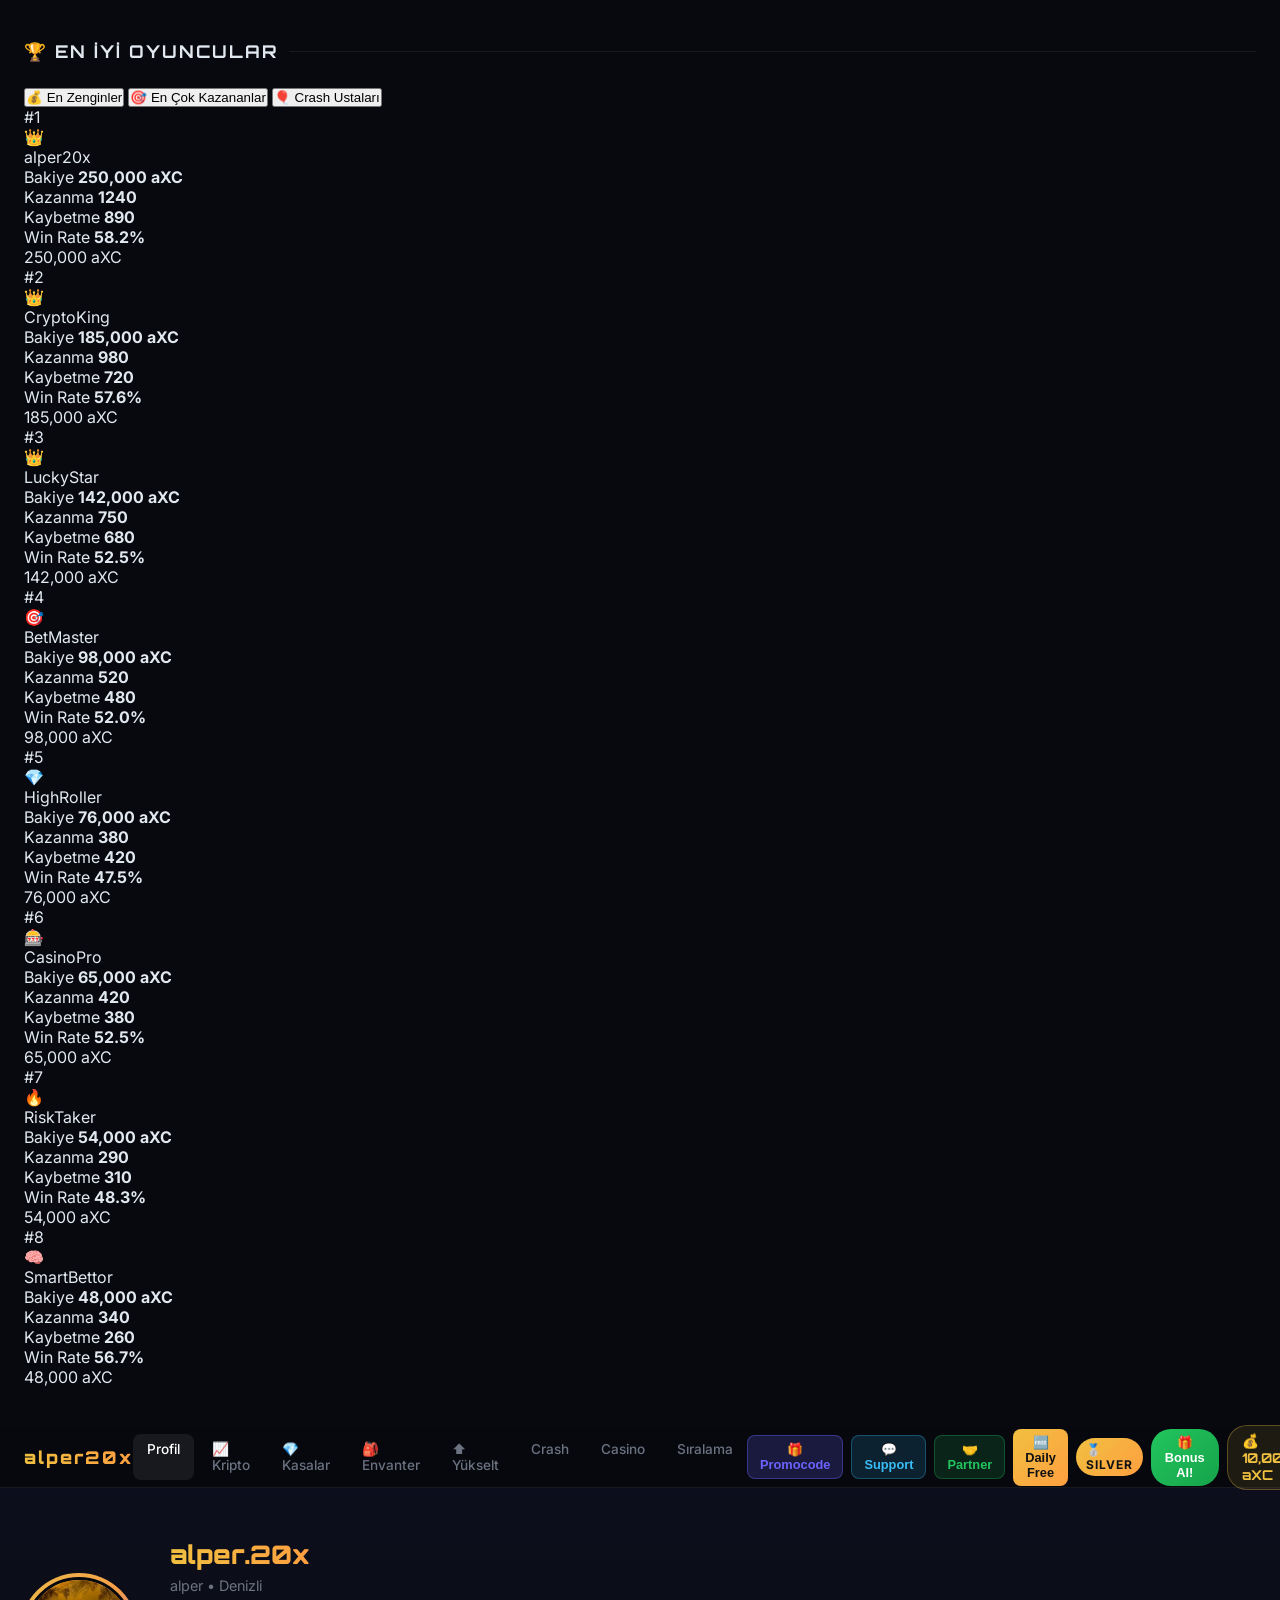
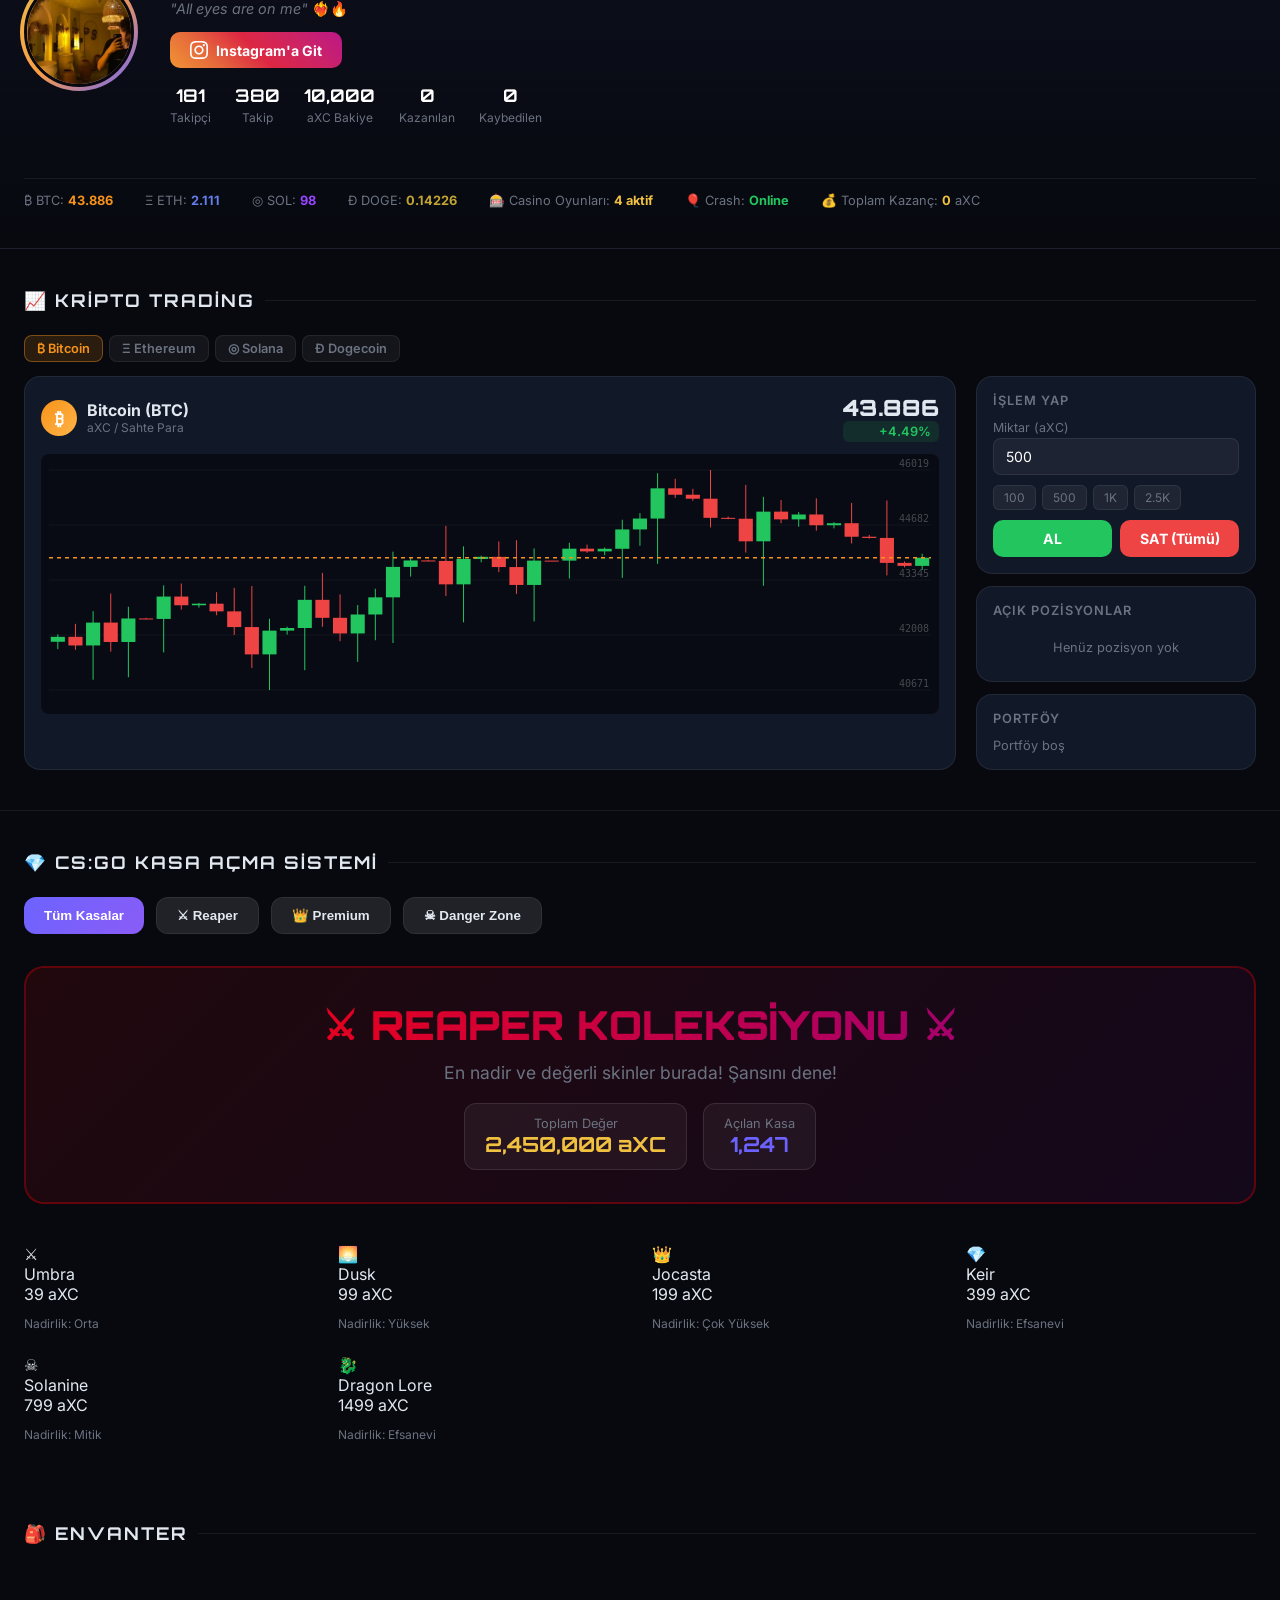
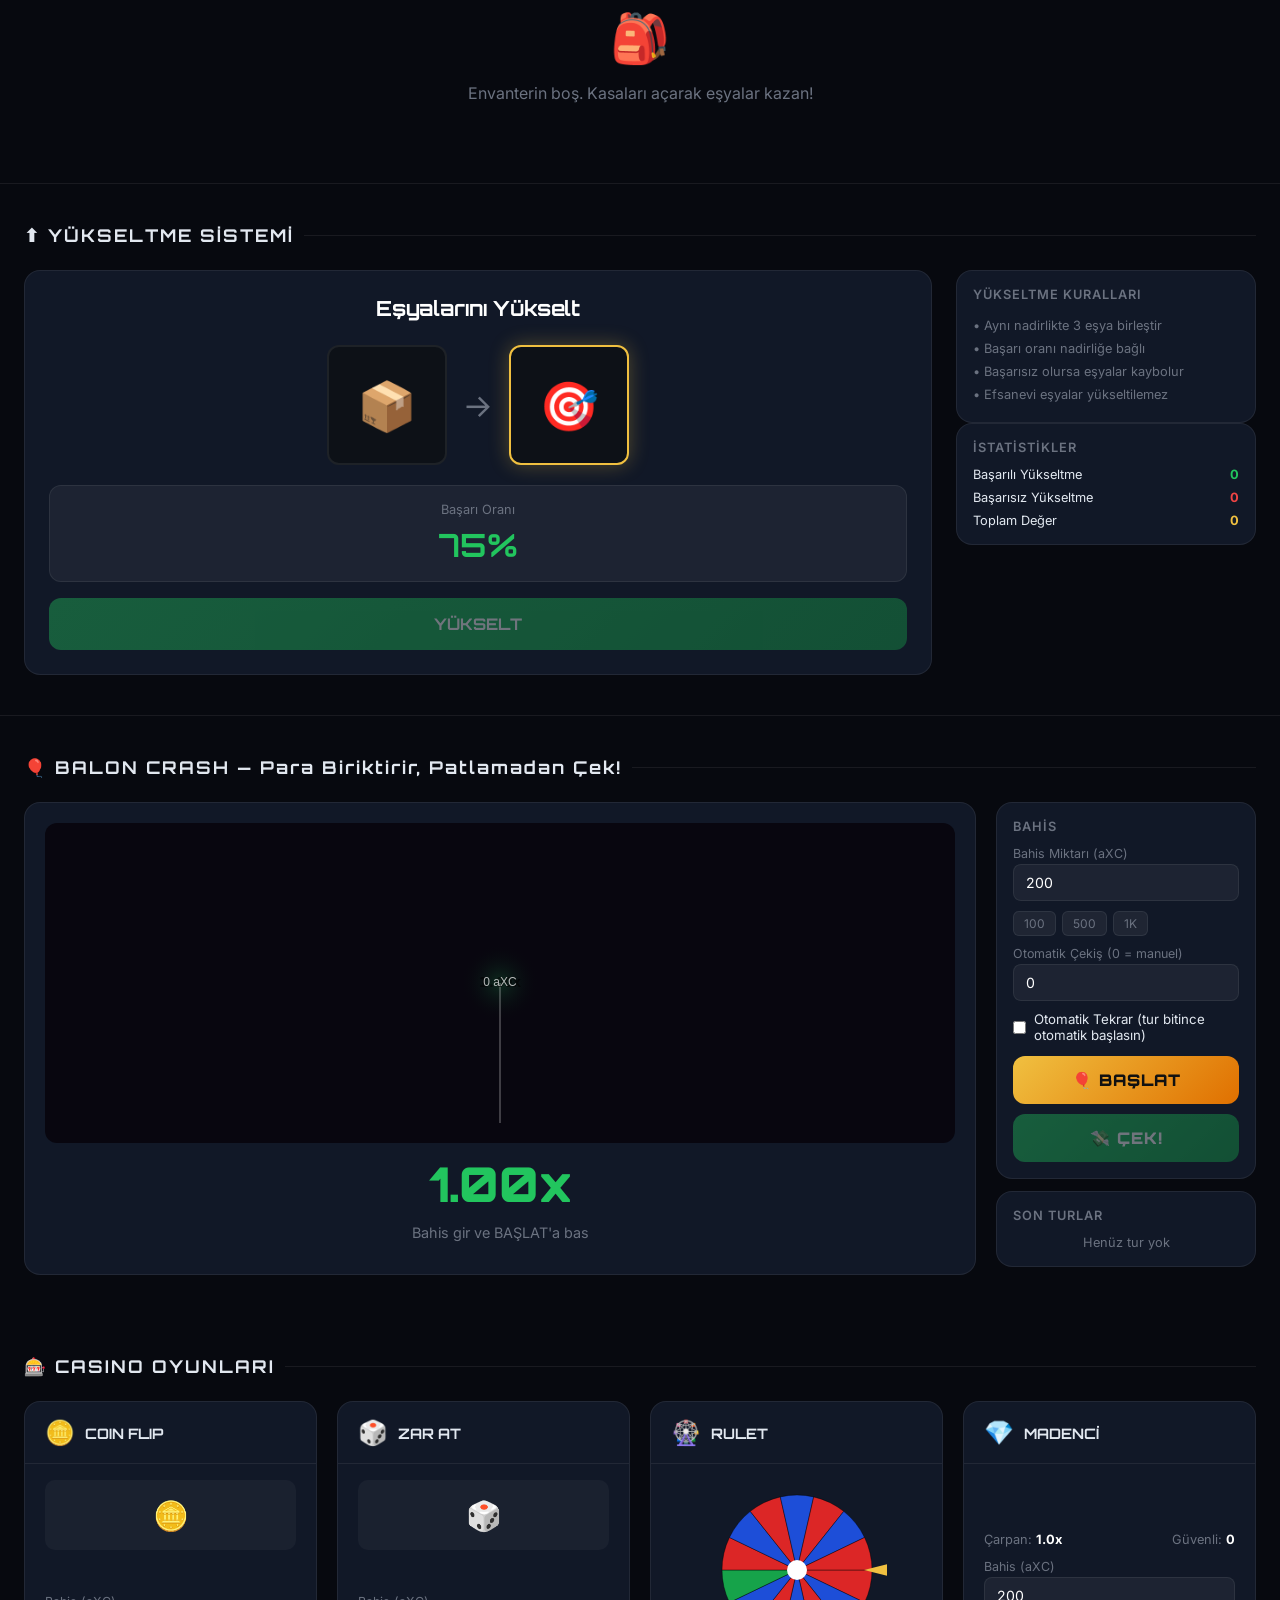
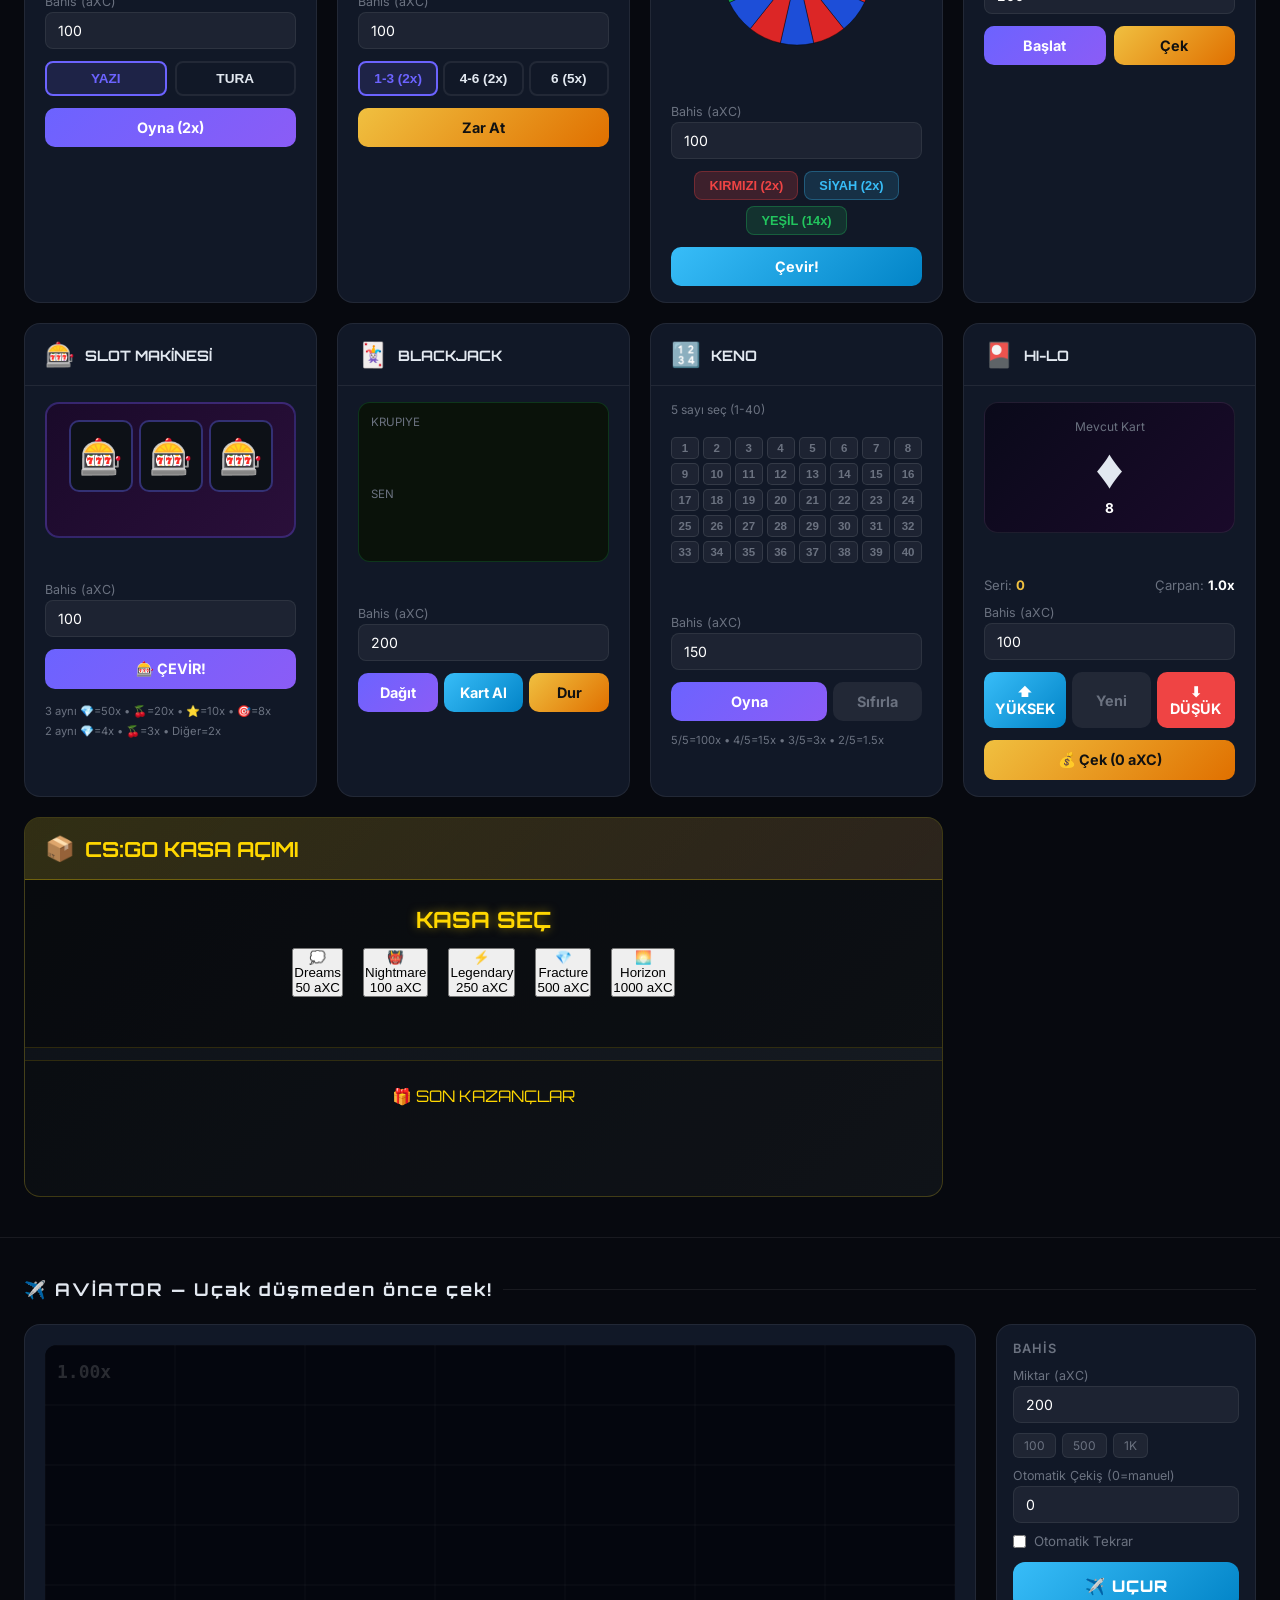
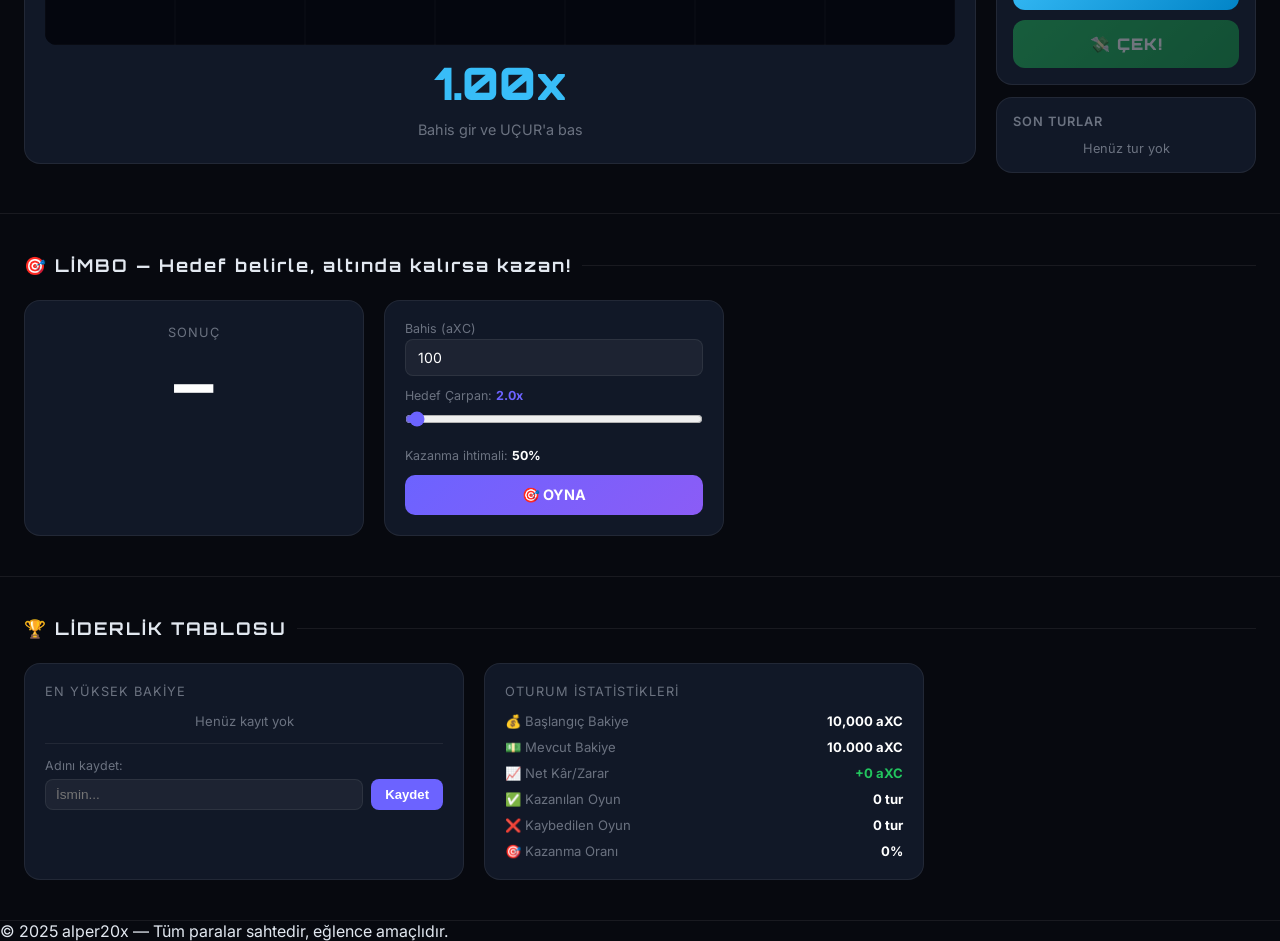
<file: index_cs_go_backup.html>
<!DOCTYPE html>
<html lang="tr">
<head>
<meta charset="UTF-8"/>
<meta name="viewport" content="width=device-width,initial-scale=1.0"/>
<title>alper20x — Casino & Crypto</title>
<link href="https://fonts.googleapis.com/css2?family=Orbitron:wght@400;700;900&family=Inter:wght@300;400;500;600;700&display=swap" rel="stylesheet"/>
<style>
*,*::before,*::after{box-sizing:border-box;margin:0;padding:0}
:root{
  --bg:#07090f;--surface:#0d1117;--card:#111827;--border:rgba(255,255,255,.07);
  --accent:#6c63ff;--gold:#f0c040;--green:#22c55e;--red:#ef4444;--blue:#38bdf8;
  --text:#e2e8f0;--muted:#6b7280;
}
html{scroll-behavior:smooth}
body{background:var(--bg);color:var(--text);font-family:'Inter',sans-serif;min-height:100vh;overflow-x:hidden}

/* SCROLLBAR */
::-webkit-scrollbar{width:6px}::-webkit-scrollbar-track{background:#0d1117}::-webkit-scrollbar-thumb{background:#333;border-radius:3px}

/* HEADER */
header{background:rgba(7,9,15,.95);backdrop-filter:blur(20px);border-bottom:1px solid var(--border);position:sticky;top:0;z-index:200;padding:0 24px}
.hdr{max-width:1300px;margin:0 auto;height:60px;display:flex;align-items:center;justify-content:space-between}
.logo{font-family:'Orbitron',sans-serif;font-weight:900;font-size:1.1rem;background:linear-gradient(90deg,var(--gold),#ff9f40);-webkit-background-clip:text;-webkit-text-fill-color:transparent;background-clip:text;letter-spacing:2px}
nav{display:flex;gap:4px}
nav a{color:var(--muted);text-decoration:none;font-size:.85rem;padding:7px 14px;border-radius:8px;transition:.2s;font-weight:500}
nav a:hover,nav a.active{background:rgba(255,255,255,.07);color:#fff}
.bal-chip{background:rgba(240,192,64,.1);border:1px solid rgba(240,192,64,.3);color:var(--gold);font-weight:700;font-size:.85rem;padding:6px 14px;border-radius:20px;font-family:'Orbitron',sans-serif;cursor:default}

/* HERO / PROFILE */
.hero{background:linear-gradient(180deg,rgba(108,99,255,.06) 0%,transparent 100%);border-bottom:1px solid var(--border);padding:50px 24px 40px}
.hero-inner{max-width:1300px;margin:0 auto;display:flex;align-items:center;gap:36px;flex-wrap:wrap}
.profile-pic-wrap{position:relative;cursor:pointer;flex-shrink:0}
.profile-pic-wrap::after{content:'';position:absolute;inset:-4px;border-radius:50%;background:linear-gradient(135deg,var(--gold),#ff9f40,var(--accent));z-index:-1;animation:spin 4s linear infinite}
@keyframes spin{to{transform:rotate(360deg)}}
.profile-pic{width:110px;height:110px;border-radius:50%;border:3px solid var(--bg);object-fit:cover;display:block;background:linear-gradient(135deg,#2a1e0a,#3a2808)}
.profile-pic-inner{width:110px;height:110px;border-radius:50%;background:linear-gradient(135deg,#1a1206,#2a1e10);display:flex;align-items:center;justify-content:center;font-size:3rem;border:3px solid var(--bg)}
.profile-info h1{font-family:'Orbitron',sans-serif;font-size:1.6rem;font-weight:900;margin-bottom:4px}
.profile-info h1 span{background:linear-gradient(90deg,var(--gold),#ff9f40);-webkit-background-clip:text;-webkit-text-fill-color:transparent;background-clip:text}
.profile-info .bio{color:var(--muted);font-size:.9rem;margin-bottom:12px;line-height:1.6}
.ig-btn{display:inline-flex;align-items:center;gap:8px;background:linear-gradient(45deg,#f09433,#e6683c,#dc2743,#cc2366,#bc1888);color:#fff;font-weight:700;font-size:.88rem;padding:9px 20px;border-radius:10px;text-decoration:none;transition:opacity .2s,transform .2s}
.ig-btn:hover{opacity:.88;transform:scale(1.03)}
.stats{display:flex;gap:24px;margin-top:16px}
.stat-item{text-align:center}.stat-item b{display:block;font-size:1.1rem;color:#fff;font-family:'Orbitron',sans-serif}.stat-item span{font-size:.75rem;color:var(--muted)}

/* SECTIONS */
.section{max-width:1300px;margin:0 auto;padding:40px 24px}
.sec-title{font-family:'Orbitron',sans-serif;font-size:1.1rem;font-weight:700;letter-spacing:2px;margin-bottom:24px;display:flex;align-items:center;gap:10px}
.sec-title::after{content:'';flex:1;height:1px;background:var(--border)}

/* CRYPTO TRADING */
#trade{background:var(--bg);border-bottom:1px solid var(--border)}
.trade-layout{display:grid;grid-template-columns:1fr 280px;gap:20px}
@media(max-width:900px){.trade-layout{grid-template-columns:1fr}}
.chart-box{background:var(--card);border:1px solid var(--border);border-radius:16px;padding:16px}
.chart-header{display:flex;align-items:center;justify-content:space-between;margin-bottom:12px;flex-wrap:wrap;gap:8px}
.coin-info{display:flex;align-items:center;gap:10px}
.coin-icon{width:36px;height:36px;border-radius:50%;background:linear-gradient(135deg,#f7931a,#ffb347);display:flex;align-items:center;justify-content:center;font-size:1.1rem;font-weight:900;color:#fff;font-family:'Orbitron',sans-serif}
.coin-name{font-weight:700;font-size:1rem}
.coin-price{font-family:'Orbitron',sans-serif;font-size:1.4rem;font-weight:900}
.coin-change{font-size:.8rem;font-weight:600;padding:3px 8px;border-radius:6px}
.up{color:var(--green);background:rgba(34,197,94,.12)}
.dn{color:var(--red);background:rgba(239,68,68,.12)}
canvas#chartCv{width:100%;display:block;border-radius:8px}
.trade-panel{display:flex;flex-direction:column;gap:12px}
.panel-box{background:var(--card);border:1px solid var(--border);border-radius:16px;padding:16px}
.panel-box h3{font-size:.8rem;color:var(--muted);text-transform:uppercase;letter-spacing:1px;margin-bottom:12px;font-weight:600}
.pos-list{display:flex;flex-direction:column;gap:8px;max-height:200px;overflow-y:auto}
.pos-item{background:rgba(255,255,255,.04);border-radius:8px;padding:10px 12px;font-size:.8rem}
.pos-item .pi-row{display:flex;justify-content:space-between;align-items:center;margin-bottom:4px}
.pos-item .sell-btn{background:var(--red);color:#fff;border:none;border-radius:6px;padding:3px 10px;font-size:.75rem;font-weight:700;cursor:pointer;transition:opacity .2s}.pos-item .sell-btn:hover{opacity:.8}
.trade-form{display:flex;flex-direction:column;gap:10px}
.tf-row{display:flex;gap:8px}
.tf-btn{flex:1;padding:10px;border-radius:10px;border:none;font-weight:700;font-size:.88rem;cursor:pointer;transition:all .2s;font-family:'Inter',sans-serif}
.buy-btn{background:var(--green);color:#fff}.buy-btn:hover{opacity:.85}
.sell-all-btn{background:var(--red);color:#fff}.sell-all-btn:hover{opacity:.85}
input[type=number],input[type=range]{width:100%;background:rgba(255,255,255,.05);border:1px solid var(--border);color:#fff;border-radius:8px;padding:9px 12px;font-size:.88rem;outline:none;font-family:'Inter',sans-serif}
input[type=number]:focus{border-color:var(--accent)}
input[type=range]{padding:4px 0;accent-color:var(--accent)}
label{font-size:.78rem;color:var(--muted);display:block;margin-bottom:3px}
.amount-presets{display:flex;gap:6px}
.preset{background:rgba(255,255,255,.06);border:1px solid var(--border);color:var(--muted);border-radius:6px;padding:4px 10px;font-size:.75rem;cursor:pointer;transition:.2s}.preset:hover{background:rgba(108,99,255,.2);color:var(--accent);border-color:var(--accent)}
.coin-tabs{display:flex;gap:6px;margin-bottom:14px;flex-wrap:wrap}
.coin-tab{background:rgba(255,255,255,.05);border:1px solid var(--border);color:var(--muted);border-radius:8px;padding:5px 12px;font-size:.8rem;cursor:pointer;font-weight:600;transition:.2s}
.coin-tab.active{background:rgba(247,147,26,.15);color:#f7931a;border-color:rgba(247,147,26,.4)}

/* CRASH / BALLOON GAME */
#crash{background:var(--bg);border-bottom:1px solid var(--border)}
.crash-layout{display:grid;grid-template-columns:1fr 260px;gap:20px;align-items:start}
@media(max-width:900px){.crash-layout{grid-template-columns:1fr}}
.crash-box{background:var(--card);border:1px solid var(--border);border-radius:16px;padding:20px;text-align:center}
#crashCv{width:100%;border-radius:12px;display:block}
.mult-display{font-family:'Orbitron',sans-serif;font-size:3rem;font-weight:900;margin:10px 0;transition:color .3s}
.mult-display.safe{color:var(--green)}
.mult-display.danger{color:#ff9f40}
.mult-display.popped{color:var(--red)}
.crash-status{font-size:.9rem;color:var(--muted);margin-bottom:8px;min-height:22px}
.crash-panel{display:flex;flex-direction:column;gap:12px}
.crash-history{display:flex;flex-direction:column;gap:6px;max-height:180px;overflow-y:auto}
.ch-item{display:flex;justify-content:space-between;align-items:center;background:rgba(255,255,255,.04);border-radius:8px;padding:7px 10px;font-size:.8rem}
.big-btn{width:100%;padding:14px;border-radius:12px;border:none;font-weight:900;font-size:1rem;cursor:pointer;font-family:'Orbitron',sans-serif;letter-spacing:1px;transition:all .2s}
.cashout-btn{background:linear-gradient(135deg,var(--green),#16a34a);color:#fff}.cashout-btn:hover:not(:disabled){transform:scale(1.03)}
.cashout-btn:disabled{opacity:.4;cursor:not-allowed}
.start-round-btn{background:linear-gradient(135deg,var(--gold),#e07000);color:#111}
.start-round-btn:hover{opacity:.88}

/* CASINO */
#casino{background:var(--bg);border-bottom:1px solid var(--border)}
.casino-grid{display:grid;grid-template-columns:repeat(auto-fill,minmax(280px,1fr));gap:20px}
.casino-card{background:var(--card);border:1px solid var(--border);border-radius:16px;overflow:hidden}
.casino-header{padding:16px 20px;border-bottom:1px solid var(--border);display:flex;align-items:center;gap:10px}
.casino-icon{font-size:1.5rem}
.casino-title{font-family:'Orbitron',sans-serif;font-size:.9rem;font-weight:700}
.casino-body{padding:16px 20px;display:flex;flex-direction:column;gap:12px}
.result-display{background:rgba(255,255,255,.04);border-radius:10px;padding:16px;text-align:center;min-height:70px;display:flex;align-items:center;justify-content:center;flex-direction:column;gap:4px;font-size:1.8rem}
.result-msg{font-size:.85rem;font-weight:600;min-height:20px}
.game-btn{width:100%;padding:11px;border-radius:10px;border:none;font-weight:700;font-size:.9rem;cursor:pointer;font-family:'Inter',sans-serif;transition:all .2s}
.purple-btn{background:linear-gradient(135deg,var(--accent),#8b5cf6);color:#fff}.purple-btn:hover{opacity:.85}
.gold-btn{background:linear-gradient(135deg,var(--gold),#e07000);color:#111}.gold-btn:hover{opacity:.88}
.blue-btn{background:linear-gradient(135deg,var(--blue),#0284c7);color:#fff}.blue-btn:hover{opacity:.85}
.pick-row{display:flex;gap:8px}
.pick-btn{flex:1;padding:8px;border-radius:8px;border:2px solid var(--border);background:transparent;color:var(--text);font-weight:700;cursor:pointer;font-size:.85rem;transition:.2s}
.pick-btn.selected{border-color:var(--accent);background:rgba(108,99,255,.15);color:var(--accent)}
.pick-btn:hover:not(.selected){border-color:var(--muted)}

/* ROULETTE */
#roulCv{display:block;margin:0 auto}
.roul-bets{display:flex;gap:6px;flex-wrap:wrap;justify-content:center}
.rb{padding:6px 14px;border-radius:8px;border:none;font-weight:700;font-size:.8rem;cursor:pointer;transition:all .2s}
.rb-r{background:rgba(239,68,68,.2);color:var(--red);border:1px solid rgba(239,68,68,.3)}.rb-r.sel,.rb-r:hover{background:var(--red);color:#fff}
.rb-b{background:rgba(56,189,248,.15);color:var(--blue);border:1px solid rgba(56,189,248,.3)}.rb-b.sel,.rb-b:hover{background:var(--blue);color:#fff}
.rb-g{background:rgba(34,197,94,.15);color:var(--green);border:1px solid rgba(34,197,94,.3)}.rb-g.sel,.rb-g:hover{background:var(--green);color:#111}

/* CONFETTI */
.confetti-piece{position:fixed;width:10px;height:10px;top:-10px;border-radius:2px;animation:confettiFall linear forwards;pointer-events:none;z-index:9999}
@keyframes confettiFall{0%{transform:translateY(0) rotate(0deg);opacity:1}100%{transform:translateY(110vh) rotate(720deg);opacity:0}}
/* COIN FLOAT */
.coin-float{position:fixed;font-size:1.4rem;pointer-events:none;z-index:9998;animation:coinUp .9s ease forwards}
@keyframes coinUp{0%{opacity:1;transform:translateY(0) scale(1)}100%{opacity:0;transform:translateY(-80px) scale(1.5)}}
/* PULSE WIN */
@keyframes pulseWin{0%,100%{box-shadow:0 0 0 0 rgba(34,197,94,.4)}50%{box-shadow:0 0 0 20px rgba(34,197,94,0)}}
.win-pulse{animation:pulseWin .6s ease 3}
.notif{position:fixed;bottom:24px;right:24px;z-index:999;display:flex;flex-direction:column;gap:8px;pointer-events:none}
.notif-item{background:#1e2533;border:1px solid var(--border);border-radius:12px;padding:12px 18px;font-size:.85rem;font-weight:600;min-width:220px;animation:slideIn .3s ease;box-shadow:0 8px 32px rgba(0,0,0,.4)}
@keyframes slideIn{from{opacity:0;transform:translateX(40px)}to{opacity:1;transform:translateX(0)}}

/* TOAST */
.win-toast{border-left:3px solid var(--green)}
.lose-toast{border-left:3px solid var(--red)}
.info-toast{border-left:3px solid var(--accent)}

/* CS:GO CASE OPENING STYLES */
.case-categories{display:flex;gap:12px;margin-bottom:32px;flex-wrap:wrap}
.case-cat-btn{background:rgba(255,255,255,.1);border:1px solid var(--border);color:var(--text);padding:10px 20px;border-radius:12px;font-weight:700;cursor:pointer;transition:.2s}
.case-cat-btn.active{background:linear-gradient(135deg,var(--accent),#8b5cf6);color:#fff;border:none}
.case-cat-btn:hover:not(.active){background:rgba(108,99,255,.2);border-color:var(--accent);color:var(--accent)}

.featured-banner{background:linear-gradient(135deg,rgba(255,0,0,.1),rgba(139,0,139,.1));border:2px solid rgba(255,0,0,.3);border-radius:20px;padding:32px;margin-bottom:40px;text-align:center;position:relative;overflow:hidden}
.banner-particles{position:absolute;inset:0;pointer-events:none}
.cases-grid{display:grid;grid-template-columns:repeat(auto-fill,minmax(280px,1fr));gap:24px}

/* Case Opening Modal */
.case-modal{display:none;position:fixed;inset:0;z-index:1000;background:rgba(0,0,0,.9);backdrop-filter:blur(10px);align-items:center;justify-content:center;padding:20px}
.case-modal.open{display:flex}
.case-modal-content{background:var(--card);border:2px solid var(--border);border-radius:24px;max-width:800px;width:100%;max-height:90vh;overflow-y:auto;position:relative}
.case-modal-header{padding:24px;border-bottom:1px solid var(--border);display:flex;align-items:center;justify-content:space-between}
.case-modal-title{font-family:'Orbitron',sans-serif;font-size:1.5rem;font-weight:700;color:#fff}
.case-modal-close{background:rgba(255,255,255,.1);border:none;color:var(--muted);width:40px;height:40px;border-radius:50%;cursor:pointer;font-size:1.2rem;transition:.2s}
.case-modal-close:hover{background:var(--red);color:#fff}
.case-modal-body{padding:24px}

/* Case Opening Animation */
.case-roulette{position:relative;height:120px;background:linear-gradient(90deg,var(--surface),var(--card),var(--surface));border-radius:16px;margin:20px 0;overflow:hidden;border:2px solid var(--border)}
.case-roulette-track{position:absolute;inset:0;display:flex;align-items:center;transition:transform 4s cubic-bezier(0.25, 0.46, 0.45, 0.94)}
.case-item{flex-shrink:0;width:100px;height:80px;background:var(--surface);border:2px solid var(--border);border-radius:12px;margin:0 8px;display:flex;align-items:center;justify-content:center;font-size:2rem;transition:.2s}
.case-item.winner{border-color:var(--gold);background:rgba(240,192,64,.1);box-shadow:0 0 30px rgba(240,192,64,.5)}
.case-roulette-arrow{position:absolute;top:50%;left:50%;transform:translate(-50%,-50%);width:0;height:0;border-left:20px solid transparent;border-right:20px solid transparent;border-top:30px solid var(--gold);z-index:10;filter:drop-shadow(0 4px 8px rgba(0,0,0,.5))}

/* Inventory System */
#inventory{background:var(--bg);border-bottom:1px solid var(--border)}
.inventory-grid{display:grid;grid-template-columns:repeat(auto-fill,minmax(150px,1fr));gap:16px}
.inventory-item{background:var(--card);border:1px solid var(--border);border-radius:12px;padding:16px;text-align:center;position:relative;transition:.2s}
.inventory-item:hover{transform:translateY(-4px);border-color:var(--accent);box-shadow:0 8px 24px rgba(108,99,255,.3)}
.inventory-item-icon{font-size:3rem;margin-bottom:8px}
.inventory-item-name{font-weight:700;color:#fff;margin-bottom:4px;font-size:.9rem}
.inventory-item-value{color:var(--gold);font-family:'Orbitron',sans-serif;font-weight:700}
.inventory-item-rarity{position:absolute;top:8px;right:8px;font-size:.7rem;padding:2px 8px;border-radius:20px;font-weight:600}
.rarity-common{background:rgba(176,195,217,.2);color:#b0c3d9;border-color:rgba(176,195,217,.4)}
.rarity-rare{background:rgba(75,105,255,.2);color:#4b69ff;border-color:rgba(75,105,255,.4)}
.rarity-epic{background:rgba(136,71,255,.2);color:#8847ff;border-color:rgba(136,71,255,.4)}
.rarity-legendary{background:rgba(255,215,0,.2);color:var(--gold);border-color:rgba(255,215,0,.4)}

/* Upgrade System */
#upgrade{background:var(--bg);border-bottom:1px solid var(--border)}
.upgrade-layout{display:grid;grid-template-columns:1fr 300px;gap:24px}
@media(max-width:768px){.upgrade-layout{grid-template-columns:1fr}}
.upgrade-area{background:var(--card);border:1px solid var(--border);border-radius:16px;padding:24px;text-align:center}
.upgrade-slots{display:flex;gap:16px;justify-content:center;align-items:center;margin:20px 0}
.upgrade-slot{width:120px;height:120px;background:var(--surface);border:2px solid var(--border);border-radius:12px;display:flex;align-items:center;justify-content:center;font-size:3rem;position:relative}
.upgrade-slot.target{border-color:var(--gold);box-shadow:0 0 20px rgba(240,192,64,.3)}
.upgrade-arrow{font-size:2rem;color:var(--muted)}
.upgrade-chance{background:rgba(255,255,255,.05);border:1px solid var(--border);border-radius:12px;padding:16px;margin:16px 0}
.upgrade-success-rate{font-family:'Orbitron',sans-serif;font-size:2rem;font-weight:700;color:var(--green)}
.upgrade-btn{width:100%;padding:16px;border-radius:12px;border:none;font-weight:700;font-size:1rem;cursor:pointer;font-family:'Orbitron',sans-serif;transition:.2s}
.upgrade-btn-success{background:linear-gradient(135deg,var(--green),#16a34a);color:#fff}
.upgrade-btn-success:hover:not(:disabled){opacity:.85;transform:scale(1.02)}
.upgrade-btn:disabled{opacity:.4;cursor:not-allowed}
</style>
<section id="leaderboard">
  <div class="section">
    <div class="sec-title">🏆 EN İYİ OYUNCULAR</div>
    <div class="leaderboard-container">
      <div class="leaderboard-tabs">
        <button class="lb-tab active" onclick="switchLeaderboard('wealth')">💰 En Zenginler</button>
        <button class="lb-tab" onclick="switchLeaderboard('wins')">🎯 En Çok Kazananlar</button>
        <button class="lb-tab" onclick="switchLeaderboard('crash')">🎈 Crash Ustaları</button>
      </div>
      <div class="leaderboard-content">
        <div class="leaderboard-list" id="leaderboardList">
        <!-- Leaderboard items will be generated by JavaScript -->
      </div>
    </div>
  </div>
</section>

<footer>
</footer>
</head>
<body>

<header>
  <div class="hdr">
    <div class="logo">alper20x</div>
    <nav>
      <a href="#profile" class="active">Profil</a>
      <a href="#trade">📈 Kripto</a>
      <a href="#cases">💎 Kasalar</a>
      <a href="#inventory">🎒 Envanter</a>
      <a href="#upgrade">⬆ Yükselt</a>
      <a href="#crash">Crash</a>
      <a href="#casino">Casino</a>
      <a href="#leaderboard">Sıralama</a>
    </nav>
    <div style="display:flex;align-items:center;gap:8px">
      <button onclick="showPromocode()" style="background:rgba(108,99,255,.2);border:1px solid rgba(108,99,255,.4);color:var(--accent);padding:6px 12px;border-radius:8px;font-size:.8rem;font-weight:600;cursor:pointer;transition:.2s">🎁 Promocode</button>
      <button onclick="showSupport()" style="background:rgba(56,189,248,.15);border:1px solid rgba(56,189,248,.3);color:var(--blue);padding:6px 12px;border-radius:8px;font-size:.8rem;font-weight:600;cursor:pointer;transition:.2s">💬 Support</button>
      <button onclick="showPartner()" style="background:rgba(34,197,94,.15);border:1px solid rgba(34,197,94,.3);color:var(--green);padding:6px 12px;border-radius:8px;font-size:.8rem;font-weight:600;cursor:pointer;transition:.2s">🤝 Partner</button>
      <button onclick="claimDailyFree()" style="background:linear-gradient(135deg,var(--gold),#ff9f40);color:#111;border:none;padding:6px 12px;border-radius:8px;font-size:.8rem;font-weight:700;cursor:pointer;transition:.2s">🆓 Daily Free</button>
      <div id="vipBadge" style="display:none;font-size:.75rem;font-weight:700;padding:4px 10px;border-radius:20px;background:linear-gradient(135deg,#f0c040,#ff9f40);color:#111;letter-spacing:1px"></div>
      <button onclick="claimBonus()" id="bonusBtn" style="background:linear-gradient(135deg,#22c55e,#16a34a);color:#fff;border:none;padding:6px 14px;border-radius:20px;font-size:.8rem;font-weight:700;cursor:pointer;display:none">🎁 Bonus Al!</button>
      <div class="bal-chip">💰 <span id="headerBal">10,000</span> aXC</div>
    </div>
  </div>
</header>

<!-- PROFILE -->
<section class="hero" id="profile">
  <div class="hero-inner">
    <a href="https://www.instagram.com/alper.20x/" target="_blank" class="profile-pic-wrap" title="Instagram'a git">
      <img class="profile-pic" src="alper.png" alt="alper.20x" onerror="this.style.display='none';this.nextElementSibling.style.display='flex'"/>
      <div class="profile-pic-inner" style="display:none">🧑</div>
    </a>
    <div class="profile-info">
      <h1><span>alper.20x</span></h1>
      <div class="bio">alper &bull; Denizli<br><em>"All eyes are on me"</em> ❤️‍🔥🔥</div>
      <a class="ig-btn" href="https://www.instagram.com/alper.20x/" target="_blank">
        <svg width="18" height="18" viewBox="0 0 24 24" fill="currentColor"><path d="M12 2.163c3.204 0 3.584.012 4.85.07 3.252.148 4.771 1.691 4.919 4.919.058 1.265.069 1.645.069 4.849 0 3.205-.012 3.584-.069 4.849-.149 3.225-1.664 4.771-4.919 4.919-1.266.058-1.644.07-4.85.07-3.204 0-3.584-.012-4.849-.07-3.26-.149-4.771-1.699-4.919-4.92-.058-1.265-.07-1.644-.07-4.849 0-3.204.013-3.583.07-4.849.149-3.227 1.664-4.771 4.919-4.919 1.266-.057 1.645-.069 4.849-.069zm0-2.163c-3.259 0-3.667.014-4.947.072-4.358.2-6.78 2.618-6.98 6.98-.059 1.281-.073 1.689-.073 4.948 0 3.259.014 3.668.072 4.948.2 4.358 2.618 6.78 6.98 6.98 1.281.058 1.689.072 4.948.072 3.259 0 3.668-.014 4.948-.072 4.354-.2 6.782-2.618 6.979-6.98.059-1.28.073-1.689.073-4.948 0-3.259-.014-3.667-.072-4.947-.196-4.354-2.617-6.78-6.979-6.98-1.281-.059-1.69-.073-4.949-.073zm0 5.838c-3.403 0-6.162 2.759-6.162 6.162s2.759 6.163 6.162 6.163 6.162-2.759 6.162-6.163c0-3.403-2.759-6.162-6.162-6.162zm0 10.162c-2.209 0-4-1.79-4-4 0-2.209 1.791-4 4-4s4 1.791 4 4c0 2.21-1.791 4-4 4zm6.406-11.845c-.796 0-1.441.645-1.441 1.44s.645 1.44 1.441 1.44c.795 0 1.439-.645 1.439-1.44s-.644-1.44-1.439-1.44z"/></svg>
        Instagram'a Git
      </a>
      <div class="stats">
        <div class="stat-item"><b>181</b><span>Takipçi</span></div>
        <div class="stat-item"><b>380</b><span>Takip</span></div>
        <div class="stat-item"><b id="statBal">10,000</b><span>aXC Bakiye</span></div>
        <div class="stat-item"><b id="statWins">0</b><span>Kazanılan</span></div>
        <div class="stat-item"><b id="statLoss">0</b><span>Kaybedilen</span></div>
      </div>
    </div>
    <!-- Live Ticker -->
    <div class="ticker-wrap" style="flex-basis:100%;overflow:hidden;margin-top:16px;border-top:1px solid var(--border);padding-top:14px">
      <div class="ticker-inner" id="tickerInner" style="display:flex;gap:32px;white-space:nowrap;animation:tickerScroll 30s linear infinite">
        <span style="color:var(--muted);font-size:.8rem">₿ BTC: <b id="t_BTC" style="color:#f7931a">--</b></span>
        <span style="color:var(--muted);font-size:.8rem">Ξ ETH: <b id="t_ETH" style="color:#627eea">--</b></span>
        <span style="color:var(--muted);font-size:.8rem">◎ SOL: <b id="t_SOL" style="color:#9945ff">--</b></span>
        <span style="color:var(--muted);font-size:.8rem">Ð DOGE: <b id="t_DOGE" style="color:#c2a633">--</b></span>
        <span style="color:var(--muted);font-size:.8rem">🎰 Casino Oyunları: <b style="color:var(--gold)">4 aktif</b></span>
        <span style="color:var(--muted);font-size:.8rem">🎈 Crash: <b style="color:var(--green)">Online</b></span>
        <span style="color:var(--muted);font-size:.8rem">💰 Toplam Kazanç: <b id="t_total" style="color:var(--gold)">0</b> aXC</span>
      </div>
    </div>
  </div>
</section>

<!-- CRYPTO TRADING -->
<section id="trade">
  <div class="section">
    <div class="sec-title">📈 KRİPTO TRADİNG</div>
    <div class="coin-tabs">
      <div class="coin-tab active" data-coin="BTC" onclick="switchCoin('BTC',this)">₿ Bitcoin</div>
      <div class="coin-tab" data-coin="ETH" onclick="switchCoin('ETH',this)">Ξ Ethereum</div>
      <div class="coin-tab" data-coin="SOL" onclick="switchCoin('SOL',this)">◎ Solana</div>
      <div class="coin-tab" data-coin="DOGE" onclick="switchCoin('DOGE',this)">Ð Dogecoin</div>
    </div>
    <div class="trade-layout">
      <div class="chart-box">
        <div class="chart-header">
          <div class="coin-info">
            <div class="coin-icon" id="coinIcon">₿</div>
            <div>
              <div class="coin-name" id="coinName">Bitcoin (BTC)</div>
              <div style="font-size:.75rem;color:var(--muted)">aXC / Sahte Para</div>
            </div>
          </div>
          <div style="text-align:right">
            <div class="coin-price" id="coinPrice">42,000</div>
            <div class="coin-change up" id="coinChange">+0.00%</div>
          </div>
        </div>
        <canvas id="chartCv" height="260"></canvas>
      </div>
      <div class="trade-panel">
        <div class="panel-box">
          <h3>İşlem Yap</h3>
          <div class="trade-form">
            <div>
              <label>Miktar (aXC)</label>
              <input type="number" id="tradeAmt" value="500" min="10" step="10"/>
            </div>
            <div class="amount-presets">
              <div class="preset" onclick="setAmt(100)">100</div>
              <div class="preset" onclick="setAmt(500)">500</div>
              <div class="preset" onclick="setAmt(1000)">1K</div>
              <div class="preset" onclick="setAmt(2500)">2.5K</div>
            </div>
            <div class="tf-row">
              <button class="tf-btn buy-btn" onclick="tradeBuy()">AL</button>
              <button class="tf-btn sell-all-btn" onclick="tradeQuickSell()">SAT (Tümü)</button>
            </div>
          </div>
        </div>
        <div class="panel-box">
          <h3>Açık Pozisyonlar</h3>
          <div class="pos-list" id="posList">
            <div style="color:var(--muted);font-size:.8rem;text-align:center;padding:10px">Henüz pozisyon yok</div>
          </div>
        </div>
        <div class="panel-box">
          <h3>Portföy</h3>
          <div id="portfolioInfo" style="font-size:.82rem;display:flex;flex-direction:column;gap:6px"></div>
        </div>
      </div>
    </div>
  </div>
</section>

<!-- CS:GO CASES -->
<section id="cases">
  <div class="section">
    <div class="sec-title">💎 CS:GO KASA AÇMA SİSTEMİ</div>
    
    <!-- Case Categories -->
    <div class="case-categories" style="display:flex;gap:12px;margin-bottom:32px;flex-wrap:wrap">
      <button class="case-cat-btn active" onclick="filterCases('all')" style="background:linear-gradient(135deg,var(--accent),#8b5cf6);color:#fff;border:none;padding:10px 20px;border-radius:12px;font-weight:700;cursor:pointer;transition:.2s">Tüm Kasalar</button>
      <button class="case-cat-btn" onclick="filterCases('reaper')" style="background:rgba(255,255,255,.1);border:1px solid var(--border);color:var(--text);padding:10px 20px;border-radius:12px;font-weight:700;cursor:pointer;transition:.2s">⚔ Reaper</button>
      <button class="case-cat-btn" onclick="filterCases('premium')" style="background:rgba(255,255,255,.1);border:1px solid var(--border);color:var(--text);padding:10px 20px;border-radius:12px;font-weight:700;cursor:pointer;transition:.2s">👑 Premium</button>
      <button class="case-cat-btn" onclick="filterCases('danger')" style="background:rgba(255,255,255,.1);border:1px solid var(--border);color:var(--text);padding:10px 20px;border-radius:12px;font-weight:700;cursor:pointer;transition:.2s">☠ Danger Zone</button>
    </div>

    <!-- Featured Banner -->
    <div class="featured-banner" style="background:linear-gradient(135deg,rgba(255,0,0,.1),rgba(139,0,139,.1));border:2px solid rgba(255,0,0,.3);border-radius:20px;padding:32px;margin-bottom:40px;text-align:center;position:relative;overflow:hidden">
      <div class="banner-particles" style="position:absolute;inset:0;pointer-events:none"></div>
      <h2 style="font-family:'Orbitron',sans-serif;font-size:2.5rem;font-weight:900;margin-bottom:12px;background:linear-gradient(90deg,#ff0000,#8b008b);-webkit-background-clip:text;-webkit-text-fill-color:transparent">⚔ REAPER KOLEKSİYONU ⚔</h2>
      <p style="color:var(--muted);font-size:1.1rem;margin-bottom:20px">En nadir ve değerli skinler burada! Şansını dene!</p>
      <div style="display:flex;gap:16px;justify-content:center;flex-wrap:wrap">
        <div style="background:rgba(255,255,255,.05);border:1px solid rgba(255,255,255,.1);border-radius:12px;padding:12px 20px">
          <div style="font-size:.8rem;color:var(--muted)">Toplam Değer</div>
          <div style="font-family:'Orbitron',sans-serif;font-size:1.3rem;color:var(--gold);font-weight:700">2,450,000 aXC</div>
        </div>
        <div style="background:rgba(255,255,255,.05);border:1px solid rgba(255,255,255,.1);border-radius:12px;padding:12px 20px">
          <div style="font-size:.8rem;color:var(--muted)">Açılan Kasa</div>
          <div style="font-family:'Orbitron',sans-serif;font-size:1.3rem;color:var(--accent);font-weight:700">1,247</div>
        </div>
      </div>
    </div>

    <!-- Cases Grid -->
    <div class="cases-grid" style="display:grid;grid-template-columns:repeat(auto-fill,minmax(280px,1fr));gap:24px">
      
      <!-- Umbra Case -->
      <div class="case-card-premium" data-category="reaper" onclick="openCase('umbra')">
        <div class="case-icon-premium">⚔</div>
        <div class="case-name-premium">Umbra</div>
        <div class="case-price-premium">39 aXC</div>
        <div style="margin-top:12px;font-size:.75rem;color:var(--muted)">Nadirlik: Orta</div>
      </div>

      <!-- Dusk Case -->
      <div class="case-card-premium" data-category="reaper" onclick="openCase('dusk')">
        <div class="case-icon-premium">🌅</div>
        <div class="case-name-premium">Dusk</div>
        <div class="case-price-premium">99 aXC</div>
        <div style="margin-top:12px;font-size:.75rem;color:var(--muted)">Nadirlik: Yüksek</div>
      </div>

      <!-- Jocasta Case -->
      <div class="case-card-premium" data-category="reaper" onclick="openCase('jocasta')">
        <div class="case-icon-premium">👑</div>
        <div class="case-name-premium">Jocasta</div>
        <div class="case-price-premium">199 aXC</div>
        <div style="margin-top:12px;font-size:.75rem;color:var(--muted)">Nadirlik: Çok Yüksek</div>
      </div>

      <!-- Keir Case -->
      <div class="case-card-premium" data-category="reaper" onclick="openCase('keir')">
        <div class="case-icon-premium">💎</div>
        <div class="case-name-premium">Keir</div>
        <div class="case-price-premium">399 aXC</div>
        <div style="margin-top:12px;font-size:.75rem;color:var(--muted)">Nadirlik: Efsanevi</div>
      </div>

      <!-- Solanine Case -->
      <div class="case-card-premium" data-category="danger" onclick="openCase('solanine')">
        <div class="case-icon-premium">☠</div>
        <div class="case-name-premium">Solanine</div>
        <div class="case-price-premium">799 aXC</div>
        <div style="margin-top:12px;font-size:.75rem;color:var(--muted)">Nadirlik: Mitik</div>
      </div>

      <!-- Dragon Case -->
      <div class="case-card-premium" data-category="premium" onclick="openCase('dragon')">
        <div class="case-icon-premium">🐉</div>
        <div class="case-name-premium">Dragon Lore</div>
        <div class="case-price-premium">1499 aXC</div>
        <div style="margin-top:12px;font-size:.75rem;color:var(--muted)">Nadirlik: Efsanevi</div>
      </div>

    </div>
  </div>
</section>

<!-- INVENTORY -->
<section id="inventory">
  <div class="section">
    <div class="sec-title">🎒 ENVANTER</div>
    <div class="inventory-grid" id="inventoryGrid">
      <!-- Inventory items will be generated by JavaScript -->
      <div style="grid-column:1/-1;text-align:center;color:var(--muted);padding:40px">
        <div style="font-size:3rem;margin-bottom:16px">🎒</div>
        <div>Envanterin boş. Kasaları açarak eşyalar kazan!</div>
      </div>
    </div>
  </div>
</section>

<!-- UPGRADE -->
<section id="upgrade">
  <div class="section">
    <div class="sec-title">⬆ YÜKSELTME SİSTEMİ</div>
    <div class="upgrade-layout">
      <div class="upgrade-area">
        <h3 style="font-family:'Orbitron',sans-serif;font-size:1.3rem;margin-bottom:24px;color:#fff">Eşyalarını Yükselt</h3>
        <div class="upgrade-slots">
          <div class="upgrade-slot" id="upgradeFrom">
            <span style="color:var(--muted)">📦</span>
          </div>
          <div class="upgrade-arrow">→</div>
          <div class="upgrade-slot target" id="upgradeTo">
            <span style="color:var(--muted)">🎯</span>
          </div>
        </div>
        <div class="upgrade-chance">
          <div style="font-size:.8rem;color:var(--muted);margin-bottom:8px">Başarı Oranı</div>
          <div class="upgrade-success-rate" id="upgradeChance">75%</div>
        </div>
        <button class="upgrade-btn upgrade-btn-success" id="upgradeBtn" onclick="performUpgrade()" disabled>YÜKSELT</button>
      </div>
      <div>
        <div class="panel-box">
          <h3>Yükseltme Kuralları</h3>
          <div style="font-size:.8rem;color:var(--muted);line-height:1.8">
            • Aynı nadirlikte 3 eşya birleştir<br>
            • Başarı oranı nadirliğe bağlı<br>
            • Başarısız olursa eşyalar kaybolur<br>
            • Efsanevi eşyalar yükseltilemez
          </div>
        </div>
        <div class="panel-box">
          <h3>İstatistikler</h3>
          <div style="display:flex;flex-direction:column;gap:8px;font-size:.8rem">
            <div style="display:flex;justify-content:space-between">
              <span>Başarılı Yükseltme</span>
              <b id="upgradeSuccess" style="color:var(--green)">0</b>
            </div>
            <div style="display:flex;justify-content:space-between">
              <span>Başarısız Yükseltme</span>
              <b id="upgradeFailed" style="color:var(--red)">0</b>
            </div>
            <div style="display:flex;justify-content:space-between">
              <span>Toplam Değer</span>
              <b id="upgradeValue" style="color:var(--gold)">0 aXC</b>
            </div>
          </div>
        </div>
      </div>
    </div>
  </div>
</section>
<!-- Case Opening Modal -->
<div class="case-modal" id="caseModal">
  <div class="case-modal-content">
    <div class="case-modal-header">
      <h2 class="case-modal-title" id="caseModalTitle">Kasa Açılışı</h2>
      <button class="case-modal-close" onclick="closeCaseModal()">✕</button>
    </div>
    <div class="case-modal-body">
      <div class="case-roulette">
        <div class="case-roulette-arrow"></div>
        <div class="case-roulette-track" id="rouletteTrack">
          <!-- Items will be generated by JavaScript -->
        </div>
      </div>
      <div style="text-align:center">
        <div id="caseResult" style="font-family:'Orbitron',sans-serif;font-size:1.2rem;margin-bottom:16px"></div>
        <button class="big-btn" onclick="closeCaseModal()" style="background:linear-gradient(135deg,var(--accent),#8b5cf6);color:#fff">DEVAM ET</button>
      </div>
    </div>
  </div>
</div>

<!-- CRASH / BALLOON -->
  <div class="section">
    <div class="sec-title">🎈 BALON CRASH — Para Biriktirir, Patlamadan Çek!</div>
    <div class="crash-layout">
      <div class="crash-box">
        <canvas id="crashCv" height="320"></canvas>
        <div class="mult-display safe" id="multDisplay">1.00x</div>
        <div class="crash-status" id="crashStatus">Bahis gir ve BAŞLAT'a bas</div>
      </div>
      <div class="crash-panel">
        <div class="panel-box">
          <h3>Bahis</h3>
          <div style="display:flex;flex-direction:column;gap:10px">
            <div>
              <label>Bahis Miktarı (aXC)</label>
              <input type="number" id="crashBet" value="200" min="10" step="10"/>
            </div>
            <div class="amount-presets">
              <div class="preset" onclick="document.getElementById('crashBet').value=100">100</div>
              <div class="preset" onclick="document.getElementById('crashBet').value=500">500</div>
              <div class="preset" onclick="document.getElementById('crashBet').value=1000">1K</div>
            </div>
            <div>
              <label>Otomatik Çekiş (0 = manuel)</label>
              <input type="number" id="autoOut" value="0" min="0" step="0.1"/>
            </div>
            <label style="display:flex;align-items:center;gap:8px;cursor:pointer;font-size:.83rem;color:var(--text)">
              <input type="checkbox" id="autoRepeat" style="width:auto;accent-color:var(--gold)"/>
              Otomatik Tekrar (tur bitince otomatik başlasın)
            </label>
            <button class="big-btn start-round-btn" id="startCrashBtn" onclick="startCrash()">🎈 BAŞLAT</button>
            <button class="big-btn cashout-btn" id="cashoutBtn" onclick="cashOut()" disabled>💸 ÇEK!</button>
            <button class="big-btn" id="replayCrashBtn" onclick="startCrash()" style="display:none;background:linear-gradient(135deg,#6c63ff,#8b5cf6);color:#fff;font-family:'Orbitron',sans-serif;letter-spacing:1px">🔄 TEKRAR OYNA</button>
          </div>
        </div>
        <div class="panel-box">
          <h3>Son Turlar</h3>
          <div class="crash-history" id="crashHistory">
            <div style="color:var(--muted);font-size:.8rem;text-align:center">Henüz tur yok</div>
          </div>
        </div>
      </div>
    </div>
  </div>
</section>

<!-- CASINO -->
<section id="casino">
  <div class="section">
    <div class="sec-title">🎰 CASINO OYUNLARI</div>
    <div class="casino-grid">

      <!-- COIN FLIP -->
      <div class="casino-card">
        <div class="casino-header"><div class="casino-icon">🪙</div><div class="casino-title">COIN FLIP</div></div>
        <div class="casino-body">
          <div class="result-display" id="cfResult"><span>🪙</span></div>
          <div class="result-msg" id="cfMsg"></div>
          <div>
            <label>Bahis (aXC)</label>
            <input type="number" id="cfBet" value="100" min="10"/>
          </div>
          <div class="pick-row">
            <button class="pick-btn selected" id="cfYazi" onclick="selectCF('yazi')">YAZI</button>
            <button class="pick-btn" id="cfTura" onclick="selectCF('tura')">TURA</button>
          </div>
          <button class="game-btn purple-btn" onclick="playCoinFlip()">Oyna (2x)</button>
        </div>
      </div>

      <!-- DICE -->
      <div class="casino-card">
        <div class="casino-header"><div class="casino-icon">🎲</div><div class="casino-title">ZAR AT</div></div>
        <div class="casino-body">
          <div class="result-display" id="diceResult"><span>🎲</span></div>
          <div class="result-msg" id="diceMsg"></div>
          <div>
            <label>Bahis (aXC)</label>
            <input type="number" id="diceBet" value="100" min="10"/>
          </div>
          <div class="pick-row" style="flex-wrap:wrap;gap:5px">
            <button class="pick-btn selected" id="dLow" onclick="selectDice('low')">1-3 (2x)</button>
            <button class="pick-btn" id="dHigh" onclick="selectDice('high')">4-6 (2x)</button>
            <button class="pick-btn" id="dSix" onclick="selectDice('six')">6 (5x)</button>
          </div>
          <button class="game-btn gold-btn" onclick="playDice()">Zar At</button>
        </div>
      </div>

      <!-- ROULETTE -->
      <div class="casino-card">
        <div class="casino-header"><div class="casino-icon">🎡</div><div class="casino-title">RULET</div></div>
        <div class="casino-body">
          <canvas id="roulCv" width="180" height="180"></canvas>
          <div class="result-msg" id="roulMsg" style="text-align:center"></div>
          <div>
            <label>Bahis (aXC)</label>
            <input type="number" id="roulBet" value="100" min="10"/>
          </div>
          <div class="roul-bets">
            <button class="rb rb-r" id="rbR" onclick="selectRoul('red')">KIRMIZI (2x)</button>
            <button class="rb rb-b" id="rbB" onclick="selectRoul('blue')">SİYAH (2x)</button>
            <button class="rb rb-g" id="rbG" onclick="selectRoul('green')">YEŞİL (14x)</button>
          </div>
          <button class="game-btn blue-btn" onclick="spinRoulette()">Çevir!</button>
        </div>
      </div>

      <!-- MINES -->
      <div class="casino-card">
        <div class="casino-header"><div class="casino-icon">💎</div><div class="casino-title">MADENCİ</div></div>
        <div class="casino-body">
          <div id="minesGrid" style="display:grid;grid-template-columns:repeat(5,1fr);gap:5px;margin-bottom:8px"></div>
          <div class="result-msg" id="minesMsg" style="text-align:center"></div>
          <div style="display:flex;justify-content:space-between;font-size:.8rem;color:var(--muted)">
            <span>Çarpan: <b id="minesMult" style="color:#fff">1.0x</b></span>
            <span>Güvenli: <b id="minesSafe" style="color:#fff">0</b></span>
          </div>
          <div>
            <label>Bahis (aXC)</label>
            <input type="number" id="minesBet" value="200" min="10"/>
          </div>
          <div style="display:flex;gap:8px">
            <button class="game-btn purple-btn" style="flex:1" onclick="startMines()">Başlat</button>
            <button class="game-btn gold-btn" style="flex:1" id="minesCashBtn" onclick="cashoutMines()" disabled>Çek</button>
          </div>
        </div>
      </div>

      <!-- SLOT MACHINE -->
      <div class="casino-card">
        <div class="casino-header"><div class="casino-icon">🎰</div><div class="casino-title">SLOT MAKİNESİ</div></div>
        <div class="casino-body">
          <div style="background:linear-gradient(135deg,#1a0a2a,#2a0f3a);border-radius:14px;padding:16px;text-align:center;border:2px solid rgba(108,99,255,.3)">
            <div style="display:flex;justify-content:center;gap:6px;margin-bottom:10px">
              <div class="slot-reel" id="sr0" style="width:64px;height:72px;background:#0d1117;border-radius:10px;border:2px solid rgba(108,99,255,.4);display:flex;align-items:center;justify-content:center;font-size:2.2rem;transition:all .1s">🎰</div>
              <div class="slot-reel" id="sr1" style="width:64px;height:72px;background:#0d1117;border-radius:10px;border:2px solid rgba(108,99,255,.4);display:flex;align-items:center;justify-content:center;font-size:2.2rem;transition:all .1s">🎰</div>
              <div class="slot-reel" id="sr2" style="width:64px;height:72px;background:#0d1117;border-radius:10px;border:2px solid rgba(108,99,255,.4);display:flex;align-items:center;justify-content:center;font-size:2.2rem;transition:all .1s">🎰</div>
            </div>
            <div id="slotWinLine" style="font-size:.75rem;color:var(--muted);min-height:18px"></div>
          </div>
          <div class="result-msg" id="slotMsg"></div>
          <div><label>Bahis (aXC)</label><input type="number" id="slotBet" value="100" min="10"/></div>
          <button class="game-btn purple-btn" id="slotBtn" onclick="playSLot()">🎰 ÇEVİR!</button>
          <div style="font-size:.7rem;color:var(--muted);line-height:1.8">
            3 aynı 💎=50x &bull; 🍒=20x &bull; ⭐=10x &bull; 🎯=8x<br>
            2 aynı 💎=4x &bull; 🍒=3x &bull; Diğer=2x
          </div>
        </div>
      </div>

      <!-- BLACKJACK -->
      <div class="casino-card" style="grid-column:span 1">
        <div class="casino-header"><div class="casino-icon">🃏</div><div class="casino-title">BLACKJACK</div></div>
        <div class="casino-body">
          <div style="background:#0a120a;border-radius:12px;padding:12px;border:1px solid rgba(34,197,94,.2)">
            <div style="font-size:.72rem;color:var(--muted);margin-bottom:4px">KRUPIYE <span id="bjDealerScore" style="color:#fff"></span></div>
            <div id="bjDealerCards" style="display:flex;gap:5px;flex-wrap:wrap;min-height:44px;margin-bottom:10px"></div>
            <div style="font-size:.72rem;color:var(--muted);margin-bottom:4px">SEN <span id="bjPlayerScore" style="color:#fff"></span></div>
            <div id="bjPlayerCards" style="display:flex;gap:5px;flex-wrap:wrap;min-height:44px"></div>
          </div>
          <div class="result-msg" id="bjMsg" style="text-align:center;min-height:20px"></div>
          <div><label>Bahis (aXC)</label><input type="number" id="bjBet" value="200" min="10"/></div>
          <div style="display:flex;gap:6px">
            <button class="game-btn purple-btn" id="bjDealBtn" onclick="bjDeal()" style="flex:1">Dağıt</button>
            <button class="game-btn blue-btn" id="bjHitBtn" onclick="bjHit()" disabled style="flex:1">Kart Al</button>
            <button class="game-btn gold-btn" id="bjStandBtn" onclick="bjStand()" disabled style="flex:1">Dur</button>
          </div>
        </div>
      </div>

      <!-- KENO -->
      <div class="casino-card">
        <div class="casino-header"><div class="casino-icon">🔢</div><div class="casino-title">KENO</div></div>
        <div class="casino-body">
          <div style="font-size:.75rem;color:var(--muted);margin-bottom:8px">5 sayı seç (1-40)</div>
          <div id="kenoGrid" style="display:grid;grid-template-columns:repeat(8,1fr);gap:4px;margin-bottom:8px"></div>
          <div class="result-msg" id="kenoMsg" style="text-align:center"></div>
          <div><label>Bahis (aXC)</label><input type="number" id="kenoBet" value="150" min="10"/></div>
          <div style="display:flex;gap:6px">
            <button class="game-btn purple-btn" onclick="playKeno()" style="flex:2">Oyna</button>
            <button class="game-btn" onclick="kenoReset()" style="flex:1;background:rgba(255,255,255,.07);color:var(--muted)">Sıfırla</button>
          </div>
          <div style="font-size:.7rem;color:var(--muted)">5/5=100x • 4/5=15x • 3/5=3x • 2/5=1.5x</div>
        </div>
      </div>

      <!-- HI-LO -->
      <div class="casino-card">
        <div class="casino-header"><div class="casino-icon">🎴</div><div class="casino-title">HI-LO</div></div>
        <div class="casino-body">
          <div style="background:linear-gradient(135deg,#0a0a1a,#1a0a2a);border-radius:14px;padding:16px;text-align:center;border:1px solid rgba(255,255,255,.08)">
            <div style="font-size:.75rem;color:var(--muted);margin-bottom:6px">Mevcut Kart</div>
            <div id="hiloCard" style="font-size:3.5rem;line-height:1;margin-bottom:4px">🎴</div>
            <div id="hiloCardName" style="font-size:.85rem;font-weight:700;color:#fff"></div>
          </div>
          <div class="result-msg" id="hiloMsg" style="text-align:center"></div>
          <div style="display:flex;justify-content:space-between;font-size:.82rem;color:var(--muted)">
            <span>Seri: <b id="hiloStreak" style="color:var(--gold)">0</b></span>
            <span>Çarpan: <b id="hiloCurrent" style="color:#fff">1.0x</b></span>
          </div>
          <div><label>Bahis (aXC)</label><input type="number" id="hiloBet" value="100" min="10"/></div>
          <div style="display:flex;gap:6px">
            <button class="game-btn blue-btn" id="hiloHighBtn" onclick="playHilo('high')" style="flex:1">⬆ YÜKSEK</button>
            <button class="game-btn" id="hiloNewBtn" onclick="hiloNew()" style="flex:1;background:rgba(255,255,255,.07);color:var(--muted)">Yeni</button>
            <button class="game-btn red-btn" id="hiloLowBtn" onclick="playHilo('low')" style="flex:1;background:var(--red);color:#fff">⬇ DÜŞÜK</button>
          </div>
          <div style="display:flex;gap:8px">
            <button class="game-btn gold-btn" id="hiloCashBtn" onclick="hiloCashout()" disabled style="flex:1">💰 Çek (0 aXC)</button>
          </div>
        </div>
      </div>

      <!-- CS:GO CASE OPENING -->
      <div class="casino-card" style="grid-column:span 3; background: linear-gradient(135deg, #0d1117, #161b22); border: 1px solid rgba(255,215,0,0.2);">
        <div class="casino-header" style="background: linear-gradient(135deg, rgba(255,215,0,0.15), rgba(255,140,0,0.1)); border-bottom: 1px solid rgba(255,215,0,0.3);">
          <div class="casino-icon">📦</div>
          <div class="casino-title" style="color: #ffd700; font-family: 'Orbitron', sans-serif; font-size: 1.3rem;">CS:GO KASA AÇIMI</div>
        </div>
        <div class="casino-body" style="padding: 0;">
          
          <!-- Case Selection -->
          <div style="background: rgba(0,0,0,0.4); padding: 25px; border-bottom: 1px solid rgba(255,215,0,0.15);">
            <div style="text-align: center; margin-bottom: 25px;">
              <h3 style="color: #ffd700; font-family: 'Orbitron', sans-serif; margin-bottom: 15px; font-size: 1.4rem; text-shadow: 0 0 10px rgba(255,215,0,0.5);">KASA SEÇ</h3>
              <div style="display: flex; gap: 20px; justify-content: center; flex-wrap: wrap;">
                <button class="case-card-premium" onclick="selectCase('dreams')" data-case="dreams">
                  <div class="case-icon-premium">💭</div>
                  <div class="case-name-premium">Dreams</div>
                  <div class="case-price-premium">50 aXC</div>
                </button>
                <button class="case-card-premium" onclick="selectCase('nightmare')" data-case="nightmare">
                  <div class="case-icon-premium">👹</div>
                  <div class="case-name-premium">Nightmare</div>
                  <div class="case-price-premium">100 aXC</div>
                </button>
                <button class="case-card-premium" onclick="selectCase('legendary')" data-case="legendary">
                  <div class="case-icon-premium">⚡</div>
                  <div class="case-name-premium">Legendary</div>
                  <div class="case-price-premium">250 aXC</div>
                </button>
                <button class="case-card-premium" onclick="selectCase('fracture')" data-case="fracture">
                  <div class="case-icon-premium">💎</div>
                  <div class="case-name-premium">Fracture</div>
                  <div class="case-price-premium">500 aXC</div>
                </button>
                <button class="case-card-premium" onclick="selectCase('horizon')" data-case="horizon">
                  <div class="case-icon-premium">🌅</div>
                  <div class="case-name-premium">Horizon</div>
                  <div class="case-price-premium">1000 aXC</div>
                </button>
              </div>
            </div>
          </div>

          <!-- Main Case Opening Area -->
          <div id="caseOpeningArea" style="display: none; min-height: 600px;">
            
            <!-- Roulette Container -->
            <div style="position: relative; background: linear-gradient(135deg, #0a0e1a, #1a1f2e); padding: 50px 20px; border-bottom: 2px solid rgba(255,215,0,0.3);">
              
              <!-- Spinning Bar -->
              <div id="spinningBar" style="position: absolute; top: 50%; left: 50%; transform: translate(-50%, -50%); width: 6px; height: 250px; background: linear-gradient(to bottom, transparent, #ffd700, transparent); z-index: 10; opacity: 0; transition: opacity 0.3s; box-shadow: 0 0 20px rgba(255,215,0,0.8);">
                <div style="position: absolute; top: -15px; left: 50%; transform: translateX(-50%); width: 0; height: 0; border-left: 15px solid transparent; border-right: 15px solid transparent; border-top: 30px solid #ffd700; filter: drop-shadow(0 0 10px rgba(255,215,0,0.8));"></div>
                <div style="position: absolute; bottom: -15px; left: 50%; transform: translateX(-50%); width: 0; height: 0; border-left: 15px solid transparent; border-right: 15px solid transparent; border-bottom: 30px solid #ffd700; filter: drop-shadow(0 0 10px rgba(255,215,0,0.8));"></div>
              </div>

              <!-- Roulette Track -->
              <div style="position: relative; height: 140px; overflow: hidden; border-radius: 15px; background: rgba(0,0,0,0.6); border: 2px solid rgba(255,215,0,0.2);">
                <div id="caseRoulette" style="display: flex; gap: 3px; height: 100%; transition: none;">
                  <!-- Items will be dynamically added here -->
                </div>
              </div>

              <!-- Glow Effects -->
              <div class="glow-effect" style="position: absolute; top: 0; left: 0; right: 0; bottom: 0; background: radial-gradient(circle at center, rgba(255,215,0,0.15) 0%, transparent 70%); pointer-events: none;"></div>
            </div>

            <!-- Result Display -->
            <div id="caseResult" style="text-align: center; padding: 40px; min-height: 200px; display: flex; align-items: center; justify-content: center; background: rgba(0,0,0,0.2);">
              <div style="color: #666; font-size: 1.2rem;">Kasa seçerek başlayın...</div>
            </div>

            <!-- Controls -->
            <div style="text-align: center; padding: 30px; background: rgba(0,0,0,0.3); border-top: 1px solid rgba(255,215,0,0.15);">
              <button id="openCaseBtn" class="open-case-btn-premium" onclick="openCase()" disabled>
                <span class="btn-text">KASA SEÇİN</span>
              </button>
              
              <div style="margin-top: 20px; display: flex; gap: 30px; justify-content: center; align-items: center;">
                <div style="color: #ccc; font-size: 1rem;">
                  <span>🎯 Kazanma Oranı:</span>
                  <span id="winChance" style="color: #ffd700; font-weight: bold; margin-left: 5px;">--</span>
                </div>
                <div style="color: #ccc; font-size: 1rem;">
                  <span>💰 Potansiyel Değer:</span>
                  <span id="potentialValue" style="color: #4CAF50; font-weight: bold; margin-left: 5px;">--</span>
                </div>
              </div>
            </div>
          </div>

          <!-- Recent Drops -->
          <div style="padding: 25px; background: rgba(0,0,0,0.3); border-top: 1px solid rgba(255,215,0,0.15);">
            <div style="color: #ffd700; font-size: 1rem; margin-bottom: 15px; text-align: center; font-family: 'Orbitron', sans-serif;">🎁 SON KAZANÇLAR</div>
            <div id="recentDrops" style="display: flex; gap: 10px; justify-content: center; flex-wrap: wrap; min-height: 50px;">
              <!-- Recent drops will appear here -->
            </div>
          </div>

        </div>
      </div>

    </div>
  </div>
</section>

<div class="notif" id="notifContainer"></div>

<!-- AVIATOR -->
<section id="aviator" style="background:var(--bg);border-bottom:1px solid var(--border)">
  <div class="section">
    <div class="sec-title">✈️ AVİATOR — Uçak düşmeden önce çek!</div>
    <div style="display:grid;grid-template-columns:1fr 260px;gap:20px;align-items:start">
      <div style="background:var(--card);border:1px solid var(--border);border-radius:16px;padding:20px;text-align:center">
        <canvas id="avCv" width="600" height="300" style="width:100%;border-radius:12px;display:block;background:#04060e"></canvas>
        <div id="avMult" style="font-family:'Orbitron',sans-serif;font-size:2.8rem;font-weight:900;margin:10px 0;color:var(--blue)">1.00x</div>
        <div id="avStatus" style="font-size:.9rem;color:var(--muted);min-height:22px">Bahis gir ve UÇUR'a bas</div>
      </div>
      <div style="display:flex;flex-direction:column;gap:12px">
        <div class="panel-box">
          <h3>Bahis</h3>
          <div style="display:flex;flex-direction:column;gap:10px">
            <div><label>Miktar (aXC)</label><input type="number" id="avBet" value="200" min="10"/></div>
            <div class="amount-presets">
              <div class="preset" onclick="document.getElementById('avBet').value=100">100</div>
              <div class="preset" onclick="document.getElementById('avBet').value=500">500</div>
              <div class="preset" onclick="document.getElementById('avBet').value=1000">1K</div>
            </div>
            <div><label>Otomatik Çekiş (0=manuel)</label><input type="number" id="avAuto" value="0" min="0" step="0.1"/></div>
            <label style="display:flex;align-items:center;gap:8px;cursor:pointer;font-size:.83rem"><input type="checkbox" id="avAutoRepeat" style="width:auto;accent-color:var(--blue)"/>Otomatik Tekrar</label>
            <button class="big-btn" id="avStartBtn" onclick="avStart()" style="background:linear-gradient(135deg,var(--blue),#0284c7);color:#fff;font-family:'Orbitron',sans-serif">✈️ UÇUR</button>
            <button class="big-btn cashout-btn" id="avCashBtn" onclick="avCash()" disabled>💸 ÇEK!</button>
            <button class="big-btn" id="avReplayBtn" onclick="avStart()" style="display:none;background:linear-gradient(135deg,#6c63ff,#8b5cf6);color:#fff;font-family:'Orbitron',sans-serif">🔄 TEKRAR</button>
          </div>
        </div>
        <div class="panel-box">
          <h3>Son Turlar</h3>
          <div id="avHistory" style="display:flex;flex-direction:column;gap:5px;max-height:160px;overflow-y:auto">
            <div style="color:var(--muted);font-size:.8rem;text-align:center">Henüz tur yok</div>
          </div>
        </div>
      </div>
    </div>
  </div>
</section>

<!-- LIMBO -->
<section id="limbo" style="background:var(--bg);border-bottom:1px solid var(--border)">
  <div class="section">
    <div class="sec-title">🎯 LİMBO — Hedef belirle, altında kalırsa kazan!</div>
    <div style="display:grid;grid-template-columns:1fr 1fr;gap:20px;max-width:700px">
      <div style="background:var(--card);border:1px solid var(--border);border-radius:16px;padding:24px;text-align:center">
        <div style="font-size:.8rem;color:var(--muted);margin-bottom:8px;letter-spacing:1px">SONUÇ</div>
        <div id="limboResult" style="font-family:'Orbitron',sans-serif;font-size:3.5rem;font-weight:900;color:#fff;margin-bottom:8px">—</div>
        <div id="limboMsg" style="font-size:.9rem;min-height:20px"></div>
      </div>
      <div style="background:var(--card);border:1px solid var(--border);border-radius:16px;padding:20px;display:flex;flex-direction:column;gap:12px">
        <div><label>Bahis (aXC)</label><input type="number" id="limboBet" value="100" min="10"/></div>
        <div>
          <label>Hedef Çarpan: <b id="limboTargetLabel" style="color:var(--accent)">2.0x</b></label>
          <input type="range" id="limboTarget" min="1.1" max="100" step="0.1" value="2" oninput="document.getElementById('limboTargetLabel').textContent=parseFloat(this.value).toFixed(1)+'x'"/>
        </div>
        <div style="font-size:.78rem;color:var(--muted)">Kazanma ihtimali: <b id="limboChance" style="color:#fff">50%</b></div>
        <button class="game-btn purple-btn" onclick="playLimbo()">🎯 OYNA</button>
      </div>
    </div>
  </div>
</section>

<!-- LEADERBOARD -->
<section id="leaderboard" style="background:var(--bg);border-bottom:1px solid var(--border)">
  <div class="section">
    <div class="sec-title">🏆 LİDERLİK TABLOSU</div>
    <div style="display:grid;grid-template-columns:1fr 1fr;gap:20px;max-width:900px">
      <div style="background:var(--card);border:1px solid var(--border);border-radius:16px;padding:20px">
        <div style="font-size:.8rem;color:var(--muted);letter-spacing:1px;margin-bottom:14px">EN YÜKSEK BAKİYE</div>
        <div id="lbList" style="display:flex;flex-direction:column;gap:8px"></div>
        <div style="margin-top:14px;padding-top:14px;border-top:1px solid var(--border)">
          <div style="font-size:.78rem;color:var(--muted);margin-bottom:6px">Adını kaydet:</div>
          <div style="display:flex;gap:8px">
            <input type="text" id="lbName" placeholder="İsmin..." maxlength="16" style="flex:1;background:rgba(255,255,255,.05);border:1px solid var(--border);color:#fff;border-radius:8px;padding:7px 10px;font-size:.85rem;outline:none"/>
            <button onclick="saveScore()" style="background:var(--accent);color:#fff;border:none;padding:7px 14px;border-radius:8px;font-weight:700;cursor:pointer;font-size:.82rem">Kaydet</button>
          </div>
        </div>
      </div>
      <div style="background:var(--card);border:1px solid var(--border);border-radius:16px;padding:20px">
        <div style="font-size:.8rem;color:var(--muted);letter-spacing:1px;margin-bottom:14px">OTURUM İSTATİSTİKLERİ</div>
        <div id="sessionStats" style="display:flex;flex-direction:column;gap:10px"></div>
      </div>
    </div>
  </div>
</section>

<footer>&copy; 2025 alper20x — Tüm paralar sahtedir, eğlence amaçlıdır.</footer>

<script>
// ============================================================
//  GLOBAL STATE
// ============================================================
let balance = 10000;
let totalWon = 0, totalLost = 0, wins = 0, losses = 0;

function fmt(n){return Math.round(n).toLocaleString('tr-TR');}
function updateBalance(delta){
  balance = Math.max(0, balance + delta);
  document.getElementById('headerBal').textContent = fmt(balance);
  document.getElementById('statBal').textContent = fmt(balance);
  if(delta>0){totalWon+=delta;wins++;}
  else if(delta<0){totalLost+=Math.abs(delta);losses++;}
  document.getElementById('statWins').textContent = wins;
  document.getElementById('statLoss').textContent = losses;
  const tt=document.getElementById('t_total');if(tt)tt.textContent=fmt(totalWon);
  updatePortfolio();
}
function showNotif(msg, type='info'){
  const c = document.getElementById('notifContainer');
  const d = document.createElement('div');
  d.className = `notif-item ${type}-toast`;
  d.textContent = msg;
  c.appendChild(d);
  setTimeout(()=>d.remove(), 3000);
}

// ============================================================
//  CRYPTO CHART
// ============================================================
const COINS = {
  BTC: {name:'Bitcoin (BTC)', icon:'₿', base:42000, vol:800, color:'#f7931a'},
  ETH: {name:'Ethereum (ETH)', icon:'Ξ', base:2200, vol:60, color:'#627eea'},
  SOL: {name:'Solana (SOL)', icon:'◎', base:120, vol:4, color:'#9945ff'},
  DOGE:{name:'Dogecoin (DOGE)',icon:'Ð', base:0.12, vol:0.005, color:'#c2a633'}
};
let activeCoin = 'BTC';
let coinPrices = {};
let candleData = {};

Object.keys(COINS).forEach(k=>{
  const c = COINS[k];
  let p = c.base;
  candleData[k] = Array.from({length:60},()=>{
    const o=p, move=(Math.random()-.48)*c.vol*2;
    const h=o+Math.abs(move)*1.5, l=o-Math.abs(move)*1.5;
    const cl=o+move; p=cl;
    return{o,h,l,c:cl};
  });
  coinPrices[k] = p;
});

const chartCv = document.getElementById('chartCv');
const chartCtx = chartCv.getContext('2d');

function switchCoin(k, el){
  activeCoin = k;
  document.querySelectorAll('.coin-tab').forEach(t=>t.classList.remove('active'));
  el.classList.add('active');
  const c = COINS[k];
  document.getElementById('coinIcon').textContent = c.icon;
  document.getElementById('coinName').textContent = c.name;
  drawChart();
}

function drawChart(){
  const c = COINS[activeCoin];
  const data = candleData[activeCoin];
  const W = chartCv.clientWidth || 600;
  chartCv.width = W;
  const H = 260;
  chartCtx.clearRect(0,0,W,H);

  chartCtx.fillStyle = '#090b14';
  chartCtx.fillRect(0,0,W,H);

  const visible = data.slice(-50);
  const allH = visible.map(d=>d.h), allL = visible.map(d=>d.l);
  const maxP = Math.max(...allH), minP = Math.min(...allL);
  const range = maxP - minP || 1;
  const pad = {t:16,b:24,l:8,r:8};
  const cW = (W - pad.l - pad.r) / visible.length;

  // Grid
  for(let i=0;i<5;i++){
    const y = pad.t + (H-pad.t-pad.b)*i/4;
    chartCtx.strokeStyle = 'rgba(255,255,255,.04)';
    chartCtx.lineWidth=1;
    chartCtx.beginPath();chartCtx.moveTo(pad.l,y);chartCtx.lineTo(W-pad.r,y);chartCtx.stroke();
    const price = maxP - range*i/4;
    chartCtx.fillStyle='rgba(255,255,255,.25)';chartCtx.font='10px monospace';chartCtx.textAlign='right';
    chartCtx.fillText(price>=1?price.toFixed(0):price.toFixed(4), W-pad.r-2, y-3);
  }

  function toY(p){return pad.t + (maxP-p)/range*(H-pad.t-pad.b);}

  visible.forEach((d,i)=>{
    const x = pad.l + i*cW + cW*0.1;
    const bW = cW * 0.8;
    const isUp = d.c >= d.o;
    const col = isUp ? '#22c55e' : '#ef4444';

    // wick
    chartCtx.strokeStyle=col;chartCtx.lineWidth=1;
    chartCtx.beginPath();chartCtx.moveTo(x+bW/2,toY(d.h));chartCtx.lineTo(x+bW/2,toY(d.l));chartCtx.stroke();

    // body
    const top = Math.min(toY(d.o),toY(d.c));
    const bH = Math.max(Math.abs(toY(d.c)-toY(d.o)),1);
    chartCtx.fillStyle=col;
    chartCtx.fillRect(x,top,bW,bH);
  });

  // Price line
  const last = visible[visible.length-1];
  const ly = toY(last.c);
  chartCtx.strokeStyle=c.color;chartCtx.lineWidth=1.5;chartCtx.setLineDash([4,4]);
  chartCtx.beginPath();chartCtx.moveTo(pad.l,ly);chartCtx.lineTo(W-pad.r,ly);chartCtx.stroke();
  chartCtx.setLineDash([]);
}

// Price tick
setInterval(()=>{
  Object.keys(COINS).forEach(k=>{
    const c = COINS[k];
    const last = candleData[k][candleData[k].length-1];
    const move = (Math.random()-.48)*c.vol*1.2;
    const newC = Math.max(last.c*0.9, last.c+move);
    if(Math.random()<0.25){
      candleData[k].push({o:last.c,h:Math.max(last.c,newC)+Math.abs(move)*0.5,l:Math.min(last.c,newC)-Math.abs(move)*0.5,c:newC});
      if(candleData[k].length>100)candleData[k].shift();
    } else {
      last.c=newC;last.h=Math.max(last.h,newC);last.l=Math.min(last.l,newC);
    }
    coinPrices[k]=newC;
  });
  const p = coinPrices[activeCoin];
  const first = candleData[activeCoin][0].o;
  const pct = ((p-first)/first*100);
  document.getElementById('coinPrice').textContent = p>=1?fmt(p):p.toFixed(5);
  const chEl = document.getElementById('coinChange');
  chEl.textContent=(pct>=0?'+':'')+pct.toFixed(2)+'%';
  chEl.className='coin-change '+(pct>=0?'up':'dn');
  drawChart();
  updatePositions();
  // Ticker
  ['BTC','ETH','SOL','DOGE'].forEach(k=>{
    const el=document.getElementById('t_'+k);
    if(el)el.textContent=coinPrices[k]>=1?fmt(coinPrices[k]):coinPrices[k].toFixed(5);
  });
}, 800);

// Positions
let positions = [];
function tradeBuy(){
  const amt = parseFloat(document.getElementById('tradeAmt').value)||0;
  if(amt<=0||amt>balance){showNotif('Yetersiz bakiye!','lose');return;}
  updateBalance(-amt);
  const price = coinPrices[activeCoin];
  positions.push({coin:activeCoin,buyPrice:price,amount:amt,qty:amt/price});
  showNotif(`${COINS[activeCoin].icon} ${activeCoin} alındı: ${fmt(amt)} aXC`,'info');
  renderPositions();
}
function tradeQuickSell(){
  const myPos = positions.filter(p=>p.coin===activeCoin);
  if(!myPos.length){showNotif('Bu coinde açık pozisyon yok','lose');return;}
  let total=0;
  myPos.forEach(p=>{const cur=coinPrices[p.coin];const val=p.qty*cur;total+=val;});
  positions=positions.filter(p=>p.coin!==activeCoin);
  updateBalance(total);
  showNotif(`${COINS[activeCoin].icon} Satıldı: ${fmt(total)} aXC alındı`,'win');
  renderPositions();
}
function sellPos(idx){
  const p=positions[idx];
  const val=p.qty*coinPrices[p.coin];
  updateBalance(val);
  const profit=val-p.amount;
  showNotif(`${COINS[p.coin].icon} Satıldı: ${fmt(val)} aXC (${profit>=0?'+':''}${fmt(profit)})`,'win');
  positions.splice(idx,1);
  renderPositions();
}
function renderPositions(){
  const el=document.getElementById('posList');
  if(!positions.length){el.innerHTML='<div style="color:var(--muted);font-size:.8rem;text-align:center;padding:10px">Henüz pozisyon yok</div>';return;}
  el.innerHTML=positions.map((p,i)=>{
    const cur=coinPrices[p.coin];const val=p.qty*cur;const profit=val-p.amount;const isUp=profit>=0;
    return`<div class="pos-item">
      <div class="pi-row"><span>${COINS[p.coin].icon} ${p.coin}</span><button class="sell-btn" onclick="sellPos(${i})">SAT</button></div>
      <div style="display:flex;justify-content:space-between;font-size:.75rem">
        <span style="color:var(--muted)">Değer: <b style="color:#fff">${fmt(val)}</b></span>
        <span style="color:${isUp?'var(--green)':'var(--red)'}">${isUp?'+':''}${fmt(profit)}</span>
      </div>
    </div>`;
  }).join('');
}
function updatePositions(){renderPositions();updatePortfolio();}
function updatePortfolio(){
  const el=document.getElementById('portfolioInfo');
  if(!positions.length){el.innerHTML='<div style="color:var(--muted);font-size:.8rem">Portföy boş</div>';return;}
  let total=0;positions.forEach(p=>{total+=p.qty*coinPrices[p.coin];});
  const invested=positions.reduce((s,p)=>s+p.amount,0);
  const profit=total-invested;
  el.innerHTML=`<div style="display:flex;justify-content:space-between"><span style="color:var(--muted);font-size:.78rem">Toplam Değer</span><b>${fmt(total)} aXC</b></div>
  <div style="display:flex;justify-content:space-between"><span style="color:var(--muted);font-size:.78rem">Kâr/Zarar</span><b style="color:${profit>=0?'var(--green)':'var(--red)'}">${profit>=0?'+':''}${fmt(profit)} aXC</b></div>
  <div style="display:flex;justify-content:space-between"><span style="color:var(--muted);font-size:.78rem">Nakit</span><b>${fmt(balance)} aXC</b></div>`;
}
function setAmt(v){document.getElementById('tradeAmt').value=v;}
updatePortfolio();

// ============================================================
//  CRASH / BALLOON GAME
// ============================================================
const crashCv = document.getElementById('crashCv');
const crashCtx = crashCv.getContext('2d');
let crashState = 'idle'; // idle, countdown, flying, popped
let crashMult = 1.0;
let crashPopAt = 1.0;
let crashBetAmt = 0;
let cashedOut = false;
let crashRaf = null;
let crashHistory = [];
let balloonRadius = 0;
let balloonMaxR = 0;

function randomCrashPoint(){
  const r=Math.random();
  // Minimum 3x, surprise factor, max 500x
  if(r<0.30)return 3+(Math.random()*2);        // 3x–5x  (%30)
  if(r<0.55)return 5+(Math.random()*10);        // 5x–15x (%25)
  if(r<0.75)return 15+(Math.random()*35);       // 15x–50x (%20)
  if(r<0.90)return 50+(Math.random()*150);      // 50x–200x (%15)
  return 200+(Math.random()*300);               // 200x–500x (%10)
}

function startCrash(){
  if(crashState==='flying')return;
  if(crashRaf){cancelAnimationFrame(crashRaf);crashRaf=null;}
  clearInterval(autoRepeatTimer);
  const bet=parseFloat(document.getElementById('crashBet').value)||0;
  if(bet<=0||bet>balance){showNotif('Geçersiz veya yetersiz bakiye!','lose');return;}
  updateBalance(-bet);
  crashBetAmt=bet;
  crashMult=1.0;
  cashedOut=false;
  crashPopAt=randomCrashPoint();
  balloonRadius=20;
  balloonMaxR=130;
  crashState='flying';
  document.getElementById('startCrashBtn').disabled=true;
  document.getElementById('cashoutBtn').disabled=false;
  document.getElementById('replayCrashBtn').style.display='none'; // hide replay during round
  const md=document.getElementById('multDisplay');
  md.className='mult-display safe';
  md.textContent='1.00x';
  document.getElementById('crashStatus').textContent='Bahis: '+fmt(bet)+' aXC — Çekmek için düğmeye bas!';
  crashLoop();
}

function cashOut(){
  if(crashState!=='flying'||cashedOut)return;
  cashedOut=true;
  crashState='cashed';
  if(crashRaf){cancelAnimationFrame(crashRaf);crashRaf=null;}
  const win=crashBetAmt*crashMult;
  updateBalance(win);
  const profit=win-crashBetAmt;
  showNotif(`${crashMult.toFixed(2)}x — ${fmt(win)} aXC kazandın! (+${fmt(profit)})`, 'win');
  document.getElementById('cashoutBtn').disabled=true;
  document.getElementById('startCrashBtn').disabled=false;  // ← DÜZELTME
  document.getElementById('replayCrashBtn').style.display='block'; // ← TEKRAR OYNA
  document.getElementById('crashStatus').textContent=`✅ ${crashMult.toFixed(2)}x'de çektin! +${fmt(profit)} aXC kâr`;
  const md=document.getElementById('multDisplay');
  md.className='mult-display safe';
  md.textContent=crashMult.toFixed(2)+'x ✅';
  addCrashHistory(crashMult.toFixed(2)+'x', true);
  drawBalloon();
  scheduleAutoRepeat();
}

function crashLoop(){
  if(crashState!=='flying'){crashRaf=null;return;}
  const auto=parseFloat(document.getElementById('autoOut').value)||0;
  crashMult+=0.015*(1+crashMult*0.025);
  balloonRadius=Math.min(balloonMaxR, 20+crashMult*14);

  if(auto>1&&crashMult>=auto)cashOut();
  if(crashState!=='flying'){crashRaf=null;return;} // cashOut may have changed state

  const md=document.getElementById('multDisplay');
  md.textContent=crashMult.toFixed(2)+'x';
  md.className='mult-display '+(crashMult<2?'safe':crashMult<5?'danger':'danger');
  const curWin=crashBetAmt*crashMult;
  document.getElementById('crashStatus').textContent=`Anlık: ${fmt(curWin)} aXC (${crashMult.toFixed(2)}x) — Çek!`;

  drawBalloon();

  if(crashMult>=crashPopAt){
    // BOOM
    crashState='popped';
    crashRaf=null;
    md.className='mult-display popped';
    md.textContent='💥 PATLADII';
    document.getElementById('crashStatus').textContent=`${crashPopAt.toFixed(2)}x'de patladı! -${fmt(crashBetAmt)} aXC`;
    showNotif(`💥 Balon ${crashPopAt.toFixed(2)}x'de patladı! -${fmt(crashBetAmt)} aXC`, 'lose');
    addCrashHistory(crashPopAt.toFixed(2)+'x', false);
    document.getElementById('startCrashBtn').disabled=false;
    document.getElementById('cashoutBtn').disabled=true;
    document.getElementById('replayCrashBtn').style.display='block'; // ← TEKRAR OYNA
    drawBalloonPop();
    scheduleAutoRepeat();
    return;
  }
  crashRaf=requestAnimationFrame(crashLoop);
}

let autoRepeatTimer=null;
function scheduleAutoRepeat(){
  const autoOn=document.getElementById('autoRepeat');
  if(!autoOn||!autoOn.checked)return;
  document.getElementById('startCrashBtn').disabled=true;
  let cd=3;
  const statusEl=document.getElementById('crashStatus');
  clearInterval(autoRepeatTimer);
  autoRepeatTimer=setInterval(()=>{
    statusEl.textContent=`⏳ Sonraki tur: ${cd}s...`;
    cd--;
    if(cd<0){clearInterval(autoRepeatTimer);startCrash();}
  },1000);
}

function drawBalloon(){
  const W=crashCv.clientWidth||600;
  crashCv.width=W;const H=320;
  crashCtx.fillStyle='#08060f';crashCtx.fillRect(0,0,W,H);

  // Glow
  const grd=crashCtx.createRadialGradient(W/2,H/2,5,W/2,H/2,balloonRadius+40);
  grd.addColorStop(0,crashMult<2?'rgba(34,197,94,.15)':crashMult<5?'rgba(240,159,0,.15)':'rgba(239,68,68,.15)');
  grd.addColorStop(1,'transparent');
  crashCtx.fillStyle=grd;crashCtx.fillRect(0,0,W,H);

  // String
  crashCtx.strokeStyle='rgba(255,255,255,.3)';crashCtx.lineWidth=1.5;
  crashCtx.beginPath();crashCtx.moveTo(W/2,H/2+balloonRadius);crashCtx.lineTo(W/2,H-20);crashCtx.stroke();

  // Balloon body
  const col=crashMult<2?'#22c55e':crashMult<5?'#f59e0b':'#ef4444';
  const bg2=crashCtx.createRadialGradient(W/2-balloonRadius*0.3,H/2-balloonRadius*0.3,2,W/2,H/2,balloonRadius);
  bg2.addColorStop(0,'#fff');bg2.addColorStop(0.3,col);bg2.addColorStop(1,col+'99');
  crashCtx.beginPath();crashCtx.ellipse(W/2,H/2,balloonRadius,balloonRadius*1.15,0,0,Math.PI*2);
  crashCtx.fillStyle=bg2;crashCtx.fill();

  // Shine
  crashCtx.beginPath();crashCtx.ellipse(W/2-balloonRadius*0.28,H/2-balloonRadius*0.3,balloonRadius*0.22,balloonRadius*0.14,Math.PI*0.3,0,Math.PI*2);
  crashCtx.fillStyle='rgba(255,255,255,.45)';crashCtx.fill();

  // Multiplier inside
  crashCtx.fillStyle='rgba(0,0,0,.55)';crashCtx.font=`bold ${Math.max(14,balloonRadius*0.36)}px Orbitron,monospace`;
  crashCtx.textAlign='center';crashCtx.textBaseline='middle';
  crashCtx.fillText(crashMult.toFixed(2)+'x',W/2,H/2);

  // Win amount
  if(!cashedOut){
    const cur=crashBetAmt*crashMult;
    crashCtx.fillStyle='rgba(255,255,255,.7)';crashCtx.font='12px Inter,sans-serif';
    crashCtx.fillText(fmt(cur)+' aXC',W/2,H/2+balloonRadius*0.5);
  }
}

function drawBalloonPop(){
  const W=crashCv.clientWidth||600;
  crashCv.width=W;const H=320;
  crashCtx.fillStyle='#08060f';crashCtx.fillRect(0,0,W,H);
  crashCtx.font='64px serif';crashCtx.textAlign='center';crashCtx.textBaseline='middle';
  crashCtx.fillText('💥',W/2,H/2);
  crashCtx.fillStyle='var(--red,#ef4444)';crashCtx.font='bold 28px Orbitron,monospace';
  crashCtx.fillText(crashPopAt.toFixed(2)+'x — PATLADII!',W/2,H*0.78);
}

function addCrashHistory(label, won){
  crashHistory.unshift({label,won});
  if(crashHistory.length>15)crashHistory.pop();
  const el=document.getElementById('crashHistory');
  el.innerHTML=crashHistory.map(h=>`<div class="ch-item">
    <span>${h.won?'✅':'💥'} ${h.label}</span>
    <span style="color:${h.won?'var(--green)':'var(--red)'}">${h.won?'KAZANÇ':'PATLADI'}</span>
  </div>`).join('');
}

drawBalloon();

// ============================================================
//  COIN FLIP
// ============================================================
let cfChoice='yazi';
function selectCF(c){cfChoice=c;document.getElementById('cfYazi').classList.toggle('selected',c==='yazi');document.getElementById('cfTura').classList.toggle('selected',c==='tura');}
function playCoinFlip(){
  const bet=parseFloat(document.getElementById('cfBet').value)||0;
  if(bet<=0||bet>balance){showNotif('Yetersiz bakiye!','lose');return;}
  updateBalance(-bet);
  const res=Math.random()<0.5?'yazi':'tura';
  const win=res===cfChoice;
  document.getElementById('cfResult').innerHTML=`<span style="font-size:2rem">${res==='yazi'?'🪙':'🔮'}</span><span style="font-size:1rem;font-weight:700;color:${win?'var(--green)':'var(--red)'}">${res.toUpperCase()}</span>`;
  if(win){updateBalance(bet*2);document.getElementById('cfMsg').innerHTML=`<span style="color:var(--green)">KAZANDIN! +${fmt(bet)} aXC</span>`;showNotif(`Coin Flip: +${fmt(bet)} aXC`,'win');}
  else{document.getElementById('cfMsg').innerHTML=`<span style="color:var(--red)">KAYBETTİN! -${fmt(bet)} aXC</span>`;showNotif(`Coin Flip: -${fmt(bet)} aXC`,'lose');}
}

// ============================================================
//  DICE
// ============================================================
const DICE_EMOJI=['🎲','⚀','⚁','⚂','⚃','⚄','⚅'];
let diceChoice='low';
function selectDice(c){
  diceChoice=c;
  ['dLow','dHigh','dSix'].forEach(id=>document.getElementById(id).classList.remove('selected'));
  document.getElementById(c==='low'?'dLow':c==='high'?'dHigh':'dSix').classList.add('selected');
}
function playDice(){
  const bet=parseFloat(document.getElementById('diceBet').value)||0;
  if(bet<=0||bet>balance){showNotif('Yetersiz bakiye!','lose');return;}
  updateBalance(-bet);
  const roll=Math.floor(Math.random()*6)+1;
  let win=false,mult=1;
  if(diceChoice==='low'&&roll<=3){win=true;mult=2;}
  else if(diceChoice==='high'&&roll>=4){win=true;mult=2;}
  else if(diceChoice==='six'&&roll===6){win=true;mult=5;}
  document.getElementById('diceResult').innerHTML=`<span>${DICE_EMOJI[roll]}</span><span style="font-size:.9rem;font-weight:700;color:${win?'var(--green)':'var(--red)'}">${roll}</span>`;
  if(win){updateBalance(bet*mult);document.getElementById('diceMsg').innerHTML=`<span style="color:var(--green)">KAZANDIN! +${fmt(bet*(mult-1))} aXC</span>`;showNotif(`Zar: ${roll} — +${fmt(bet*(mult-1))} aXC`,'win');}
  else{document.getElementById('diceMsg').innerHTML=`<span style="color:var(--red)">KAYBETTİN! Zar: ${roll}</span>`;showNotif(`Zar: ${roll} — Kaybettin`,'lose');}
}

// ============================================================
//  ROULETTE
// ============================================================
const roulCv=document.getElementById('roulCv');
const roulCtx=roulCv.getContext('2d');
const ROUL_COLORS=['red','blue','red','blue','red','blue','green','red','blue','red','blue','red','blue','red'];
let roulChoice='red';
let roulSpinning=false;
let roulAngle=0;

function selectRoul(c){
  roulChoice=c;
  ['rbR','rbB','rbG'].forEach(id=>document.getElementById(id).classList.remove('sel'));
  document.getElementById(c==='red'?'rbR':c==='blue'?'rbB':'rbG').classList.add('sel');
}
function drawRoulette(angle){
  const W=180,H=180,cx=90,cy=90,r=75;
  roulCtx.clearRect(0,0,W,H);
  const segs=ROUL_COLORS.length;
  ROUL_COLORS.forEach((col,i)=>{
    const a0=angle+i*(Math.PI*2/segs),a1=angle+(i+1)*(Math.PI*2/segs);
    roulCtx.beginPath();roulCtx.moveTo(cx,cy);roulCtx.arc(cx,cy,r,a0,a1);roulCtx.closePath();
    roulCtx.fillStyle=col==='red'?'#dc2626':col==='blue'?'#1d4ed8':'#16a34a';roulCtx.fill();
    roulCtx.strokeStyle='rgba(0,0,0,.4)';roulCtx.lineWidth=1;roulCtx.stroke();
  });
  roulCtx.beginPath();roulCtx.arc(cx,cy,10,0,Math.PI*2);roulCtx.fillStyle='#fff';roulCtx.fill();
  // Pointer
  roulCtx.beginPath();roulCtx.moveTo(cx+r-8,cy);roulCtx.lineTo(cx+r+16,cy-6);roulCtx.lineTo(cx+r+16,cy+6);
  roulCtx.closePath();roulCtx.fillStyle='#f0c040';roulCtx.fill();
}
drawRoulette(0);
function spinRoulette(){
  if(roulSpinning)return;
  const bet=parseFloat(document.getElementById('roulBet').value)||0;
  if(bet<=0||bet>balance){showNotif('Yetersiz bakiye!','lose');return;}
  updateBalance(-bet);
  roulSpinning=true;
  document.getElementById('roulMsg').textContent='';
  const totalSpin=Math.PI*2*8+Math.random()*Math.PI*2;
  let spun=0;const dur=3000,start=Date.now();
  function frame(){
    const elapsed=Date.now()-start,prog=elapsed/dur;
    const eased=1-Math.pow(1-prog,3);
    roulAngle=eased*totalSpin;
    drawRoulette(roulAngle);
    if(elapsed<dur){requestAnimationFrame(frame);}
    else{
      roulSpinning=false;
      const finalAngle=roulAngle%(Math.PI*2);
      const segs=ROUL_COLORS.length;
      const segAngle=Math.PI*2/segs;
      const pointer=0;
      const idx=Math.floor(((pointer-finalAngle%(Math.PI*2)+Math.PI*2)%(Math.PI*2))/segAngle)%segs;
      const result=ROUL_COLORS[idx];
      let win=false,mult=1;
      if(result===roulChoice){win=true;mult=result==='green'?14:2;}
      if(win){updateBalance(bet*mult);document.getElementById('roulMsg').innerHTML=`<span style="color:var(--green)">KAZANDIN! +${fmt(bet*(mult-1))} aXC (${mult}x)</span>`;showNotif(`Rulet: ${result} — +${fmt(bet*(mult-1))} aXC`,'win');}
      else{document.getElementById('roulMsg').innerHTML=`<span style="color:var(--red)">KAYBETTİN! Çıkan: ${result}</span>`;showNotif(`Rulet: ${result} — Kaybettin`,'lose');}
    }
  }
  requestAnimationFrame(frame);
}

// ============================================================
//  MINES (Miner)
// ============================================================
let minesActive=false;
let minesBoard=[];
let minesSafeCount=0;
let minesBetAmt=0;
const MINE_MULT=[1,1.12,1.26,1.42,1.6,1.82,2.1,2.45,2.9,3.5,4.2,5.1,6.2,7.8,10,13,17,22,30,40,55,75,100];
function startMines(){
  const bet=parseFloat(document.getElementById('minesBet').value)||0;
  if(bet<=0||bet>balance){showNotif('Yetersiz bakiye!','lose');return;}
  updateBalance(-bet);
  minesBetAmt=bet;minesSafeCount=0;minesActive=true;
  document.getElementById('minesMult').textContent='1.0x';
  document.getElementById('minesSafe').textContent='0';
  document.getElementById('minesCashBtn').disabled=false;
  // Place mines randomly (5 mines on 25 tiles)
  minesBoard=Array(25).fill('gem');
  let m=0;while(m<5){const i=Math.floor(Math.random()*25);if(minesBoard[i]==='gem'){minesBoard[i]='mine';m++;}}
  renderMines(false);
}
function renderMines(reveal){
  const grid=document.getElementById('minesGrid');
  grid.innerHTML='';
  minesBoard.forEach((type,i)=>{
    const btn=document.createElement('button');
    btn.style.cssText='width:100%;aspect-ratio:1;border-radius:6px;border:none;font-size:1.1rem;cursor:pointer;transition:all .2s;';
    if(!minesActive||(!reveal)){
      btn.style.background='rgba(255,255,255,.08)';btn.textContent='?';
      btn.onclick=()=>clickMine(i);
    } else {
      btn.style.background=type==='gem'?'rgba(34,197,94,.2)':'rgba(239,68,68,.3)';
      btn.textContent=type==='gem'?'💎':'💣';btn.disabled=true;
    }
    grid.appendChild(btn);
  });
}
function clickMine(i){
  if(!minesActive)return;
  const btn=document.querySelectorAll('#minesGrid button')[i];
  if(minesBoard[i]==='mine'){
    minesActive=false;document.getElementById('minesCashBtn').disabled=true;
    btn.style.background='rgba(239,68,68,.4)';btn.textContent='💣';
    renderMines(true);
    document.getElementById('minesMsg').innerHTML=`<span style="color:var(--red)">BOMBA! -${fmt(minesBetAmt)} aXC</span>`;
    showNotif(`Madenci: Bomba! -${fmt(minesBetAmt)} aXC`,'lose');
  } else {
    btn.style.background='rgba(34,197,94,.25)';btn.textContent='💎';btn.disabled=true;
    minesSafeCount++;
    const mult=MINE_MULT[Math.min(minesSafeCount,MINE_MULT.length-1)];
    document.getElementById('minesMult').textContent=mult.toFixed(2)+'x';
    document.getElementById('minesSafe').textContent=minesSafeCount;
    document.getElementById('minesMsg').innerHTML=`<span style="color:var(--green)">💎 +${minesSafeCount} Elmas — Çekersen: ${fmt(minesBetAmt*mult)} aXC</span>`;
  }
}
function cashoutMines(){
  if(!minesActive)return;
  minesActive=false;document.getElementById('minesCashBtn').disabled=true;
  const mult=MINE_MULT[Math.min(minesSafeCount,MINE_MULT.length-1)];
  const win=minesBetAmt*mult;
  updateBalance(win);
  renderMines(true);
  document.getElementById('minesMsg').innerHTML=`<span style="color:var(--green)">Çekildi! ${fmt(win)} aXC kazandın!</span>`;
  showNotif(`Madenci: +${fmt(win-minesBetAmt)} aXC kâr!`,'win');
}

// ============================================================
//  SLOT MACHINE
// ============================================================
const SLOT_SYMS = ['💎','💎','🍒','🍒','🍒','⭐','⭐','⭐','⭐','🎯','🎯','🎯','🔔','🔔','🍋','🍋','🍋','🍋','🔥','🎲'];
const SLOT_MULT3 = {'💎':50,'🍒':20,'⭐':10,'🎯':8,'🔔':6,'🍋':4,'🔥':12,'🎲':7};
const SLOT_MULT2 = {'💎':4,'🍒':3,'⭐':2.5,'🎯':2,'🔔':2,'🍋':1.5,'🔥':3,'🎲':2};
let slotSpinning=false;

function playSLot(){
  if(slotSpinning)return;
  const bet=parseFloat(document.getElementById('slotBet').value)||0;
  if(bet<=0||bet>balance){showNotif('Yetersiz bakiye!','lose');return;}
  updateBalance(-bet);
  slotSpinning=true;
  document.getElementById('slotBtn').disabled=true;
  document.getElementById('slotMsg').innerHTML='';
  document.getElementById('slotWinLine').textContent='';

  const reels=[0,1,2];
  const finalSyms=reels.map(()=>SLOT_SYMS[Math.floor(Math.random()*SLOT_SYMS.length)]);
  let spins=0;
  const spinInterval=setInterval(()=>{
    reels.forEach(i=>{
      document.getElementById('sr'+i).textContent=SLOT_SYMS[Math.floor(Math.random()*SLOT_SYMS.length)];
    });
    spins++;
    if(spins>18){
      clearInterval(spinInterval);
      // Reveal final one by one
      let reveal=0;
      const revInt=setInterval(()=>{
        document.getElementById('sr'+reveal).textContent=finalSyms[reveal];
        document.getElementById('sr'+reveal).style.borderColor='rgba(240,192,64,.8)';
        reveal++;
        if(reveal===3){
          clearInterval(revInt);
          slotSpinning=false;
          document.getElementById('slotBtn').disabled=false;
          evaluateSlot(finalSyms,bet);
        }
      },200);
    }
  },60);
  reels.forEach(i=>document.getElementById('sr'+i).style.borderColor='rgba(108,99,255,.4)');
}

function evaluateSlot(syms,bet){
  const [a,b,c]=syms;
  let mult=0,msg='';
  if(a===b&&b===c){mult=SLOT_MULT3[a]||5;msg=`🎉 JACKPOT! 3x ${a} = ${mult}x`;}
  else if(a===b||b===c||a===c){
    const pair=a===b?a:b===c?b:a;
    mult=SLOT_MULT2[pair]||1.5;msg=`✨ 2x ${pair} = ${mult}x`;
  } else {msg='Kazanç yok. Tekrar dene!';}
  if(mult>0){
    const win=bet*mult;
    updateBalance(win);
    document.getElementById('slotMsg').innerHTML=`<span style="color:var(--green)">${msg} → +${fmt(win)} aXC!</span>`;
    document.getElementById('slotWinLine').textContent='★ KAZANDIN ★';
    document.getElementById('slotWinLine').style.color='var(--gold)';
    showNotif(`Slot: ${msg} → ${fmt(win)} aXC`,'win');
    // Flash winning reels
    [0,1,2].forEach(i=>{
      if(mult>10)document.getElementById('sr'+i).style.borderColor='var(--gold)';
    });
  } else {
    document.getElementById('slotMsg').innerHTML=`<span style="color:var(--red)">${msg}</span>`;
  }
}

// ============================================================
//  BLACKJACK
// ============================================================
const SUITS=['♠','♥','♦','♣'];
const RANKS=['A','2','3','4','5','6','7','8','9','10','J','Q','K'];
let bjDeck=[],bjPlayer=[],bjDealer=[],bjBetAmt=0,bjActive=false;

function bjNewDeck(){
  bjDeck=[];
  for(let s of SUITS)for(let r of RANKS)bjDeck.push({s,r});
  bjDeck.sort(()=>Math.random()-.5);
}
function bjCardVal(r){
  if(['J','Q','K'].includes(r))return 10;
  if(r==='A')return 11;
  return parseInt(r);
}
function bjScore(hand){
  let s=hand.reduce((t,c)=>t+bjCardVal(c.r),0);
  let aces=hand.filter(c=>c.r==='A').length;
  while(s>21&&aces-->0)s-=10;
  return s;
}
function bjCardHTML(c,hidden=false){
  if(hidden)return`<div style="width:36px;height:52px;background:linear-gradient(135deg,#6c63ff,#8b5cf6);border-radius:6px;border:2px solid rgba(255,255,255,.2);display:flex;align-items:center;justify-content:center;font-size:1.2rem">🂠</div>`;
  const red=['♥','♦'].includes(c.s);
  return`<div style="width:36px;height:52px;background:#fff;border-radius:6px;display:flex;flex-direction:column;align-items:center;justify-content:center;font-size:.75rem;font-weight:900;color:${red?'#dc2626':'#1e293b'};border:1px solid #ccc;line-height:1.2"><span>${c.r}</span><span style="font-size:1rem">${c.s}</span></div>`;
}
function bjRender(hideDealer=false){
  document.getElementById('bjDealerCards').innerHTML=bjDealer.map((c,i)=>bjCardHTML(c,hideDealer&&i===1)).join('');
  document.getElementById('bjPlayerCards').innerHTML=bjPlayer.map(c=>bjCardHTML(c)).join('');
  document.getElementById('bjPlayerScore').textContent=bjScore(bjPlayer);
  document.getElementById('bjDealerScore').textContent=hideDealer?'?':bjScore(bjDealer);
}
function bjDeal(){
  const bet=parseFloat(document.getElementById('bjBet').value)||0;
  if(bet<=0||bet>balance){showNotif('Yetersiz bakiye!','lose');return;}
  updateBalance(-bet);bjBetAmt=bet;bjActive=true;
  bjNewDeck();bjPlayer=[];bjDealer=[];
  bjPlayer.push(bjDeck.pop(),bjDeck.pop());
  bjDealer.push(bjDeck.pop(),bjDeck.pop());
  bjRender(true);
  document.getElementById('bjMsg').textContent='';
  document.getElementById('bjDealBtn').disabled=true;
  document.getElementById('bjHitBtn').disabled=false;
  document.getElementById('bjStandBtn').disabled=false;
  if(bjScore(bjPlayer)===21){bjStand();}
}
function bjHit(){
  if(!bjActive)return;
  bjPlayer.push(bjDeck.pop());bjRender(true);
  if(bjScore(bjPlayer)>21){bjEnd('bust');}
}
function bjStand(){
  if(!bjActive)return;
  bjActive=false;
  bjRender(false);
  // Dealer draws to 17
  const doDraw=()=>{
    if(bjScore(bjDealer)<17){
      setTimeout(()=>{bjDealer.push(bjDeck.pop());bjRender(false);doDraw();},400);
    } else {bjEnd('stand');}
  };doDraw();
}
function bjEnd(reason){
  bjActive=false;
  document.getElementById('bjHitBtn').disabled=true;
  document.getElementById('bjStandBtn').disabled=true;
  document.getElementById('bjDealBtn').disabled=false;
  bjRender(false);
  const ps=bjScore(bjPlayer),ds=bjScore(bjDealer);
  let msg='',win=0;
  if(reason==='bust'||ps>21){msg=`💥 Battın! (${ps}) -${fmt(bjBetAmt)} aXC`;}
  else if(ps===21&&bjPlayer.length===2){win=bjBetAmt*2.5;msg=`🎉 BLACKJACK! +${fmt(win-bjBetAmt)} aXC`;}
  else if(ds>21){win=bjBetAmt*2;msg=`✅ Krupiye battı! +${fmt(win-bjBetAmt)} aXC`;}
  else if(ps>ds){win=bjBetAmt*2;msg=`✅ Kazandın! ${ps} vs ${ds} → +${fmt(win-bjBetAmt)} aXC`;}
  else if(ps===ds){win=bjBetAmt;msg=`🤝 Berabere! Bahis iade.`;}
  else{msg=`❌ Kaybettin! ${ps} vs ${ds} → -${fmt(bjBetAmt)} aXC`;}
  if(win>0){updateBalance(win);showNotif('Blackjack: '+msg,'win');}
  else{showNotif('Blackjack: '+msg,'lose');}
  document.getElementById('bjMsg').innerHTML=`<span style="color:${win>0?'var(--green)':win===bjBetAmt?'var(--gold)':'var(--red)'}">${msg}</span>`;
}

// ============================================================
//  KENO
// ============================================================
let kenoSelected=new Set();
function initKeno(){
  const grid=document.getElementById('kenoGrid');grid.innerHTML='';
  for(let i=1;i<=40;i++){
    const btn=document.createElement('button');
    btn.textContent=i;btn.dataset.n=i;
    btn.style.cssText='padding:4px 0;border-radius:5px;border:1px solid rgba(255,255,255,.1);background:rgba(255,255,255,.05);color:var(--muted);font-size:.72rem;cursor:pointer;transition:.15s;font-weight:600';
    btn.onclick=()=>kenoToggle(i,btn);
    grid.appendChild(btn);
  }
}
function kenoToggle(n,btn){
  if(kenoSelected.has(n)){kenoSelected.delete(n);btn.style.background='rgba(255,255,255,.05)';btn.style.color='var(--muted)';btn.style.borderColor='rgba(255,255,255,.1)';}
  else if(kenoSelected.size<5){kenoSelected.add(n);btn.style.background='rgba(108,99,255,.35)';btn.style.color='#fff';btn.style.borderColor='var(--accent)';}
}
function kenoReset(){kenoSelected.clear();initKeno();document.getElementById('kenoMsg').textContent='';}
function playKeno(){
  if(kenoSelected.size<5){showNotif('5 sayı seçmelisin!','lose');return;}
  const bet=parseFloat(document.getElementById('kenoBet').value)||0;
  if(bet<=0||bet>balance){showNotif('Yetersiz bakiye!','lose');return;}
  updateBalance(-bet);
  // Draw 10 numbers
  const pool=Array.from({length:40},(_,i)=>i+1).sort(()=>Math.random()-.5).slice(0,10);
  const hits=[...kenoSelected].filter(n=>pool.includes(n)).length;
  // Highlight drawn numbers
  document.querySelectorAll('#kenoGrid button').forEach(btn=>{
    const n=parseInt(btn.dataset.n);
    if(pool.includes(n)&&kenoSelected.has(n)){btn.style.background='rgba(34,197,94,.5)';btn.style.borderColor='var(--green)';}
    else if(pool.includes(n)){btn.style.background='rgba(239,68,68,.2)';btn.style.borderColor='var(--red)';}
  });
  const multMap={5:100,4:15,3:3,2:1.5};
  const mult=multMap[hits]||0;
  if(mult>0){
    const win=bet*mult;updateBalance(win);
    document.getElementById('kenoMsg').innerHTML=`<span style="color:var(--green)">🎯 ${hits}/5 isabet! ${mult}x → +${fmt(win)} aXC</span>`;
    showNotif(`Keno: ${hits}/5 isabet! +${fmt(win)} aXC`,'win');
  } else {
    document.getElementById('kenoMsg').innerHTML=`<span style="color:var(--red)">😞 ${hits}/5 isabet. Kazanç yok.</span>`;
    showNotif(`Keno: ${hits}/5 — Kazanç yok`,'lose');
  }
  setTimeout(()=>{kenoSelected.clear();initKeno();},2500);
}
initKeno();

// ============================================================
//  HI-LO
// ============================================================
const CARD_NAMES=['A','2','3','4','5','6','7','8','9','10','J','Q','K'];
const CARD_EMOJIS=['🂡','🂢','🂣','🂤','🂥','🂦','🂧','🂨','🂩','🂪','🂫','🂭','🂮'];
const SUIT_EMOJIS=['♠️','♥️','♦️','♣️'];
let hiloCurrentVal=0,hiloStreak=0,hiloBetAmt=0,hiloMult=1,hiloActive=false;

function hiloNew(){
  hiloBetAmt=0;hiloStreak=0;hiloMult=1;hiloActive=false;
  hiloCurrentVal=Math.floor(Math.random()*13);
  const suit=SUIT_EMOJIS[Math.floor(Math.random()*4)];
  document.getElementById('hiloCard').textContent=suit;
  document.getElementById('hiloCardName').textContent=CARD_NAMES[hiloCurrentVal];
  document.getElementById('hiloStreak').textContent='0';
  document.getElementById('hiloCurrent').textContent='1.0x';
  document.getElementById('hiloMsg').textContent='';
  document.getElementById('hiloCashBtn').disabled=true;
  document.getElementById('hiloCashBtn').textContent='💰 Çek (0 aXC)';
}
function playHilo(dir){
  const bet=parseFloat(document.getElementById('hiloBet').value)||0;
  if(!hiloActive){
    if(bet<=0||bet>balance){showNotif('Yetersiz bakiye!','lose');return;}
    updateBalance(-bet);hiloBetAmt=bet;hiloActive=true;
    document.getElementById('hiloCashBtn').disabled=false;
  }
  const newVal=Math.floor(Math.random()*13);
  const suit=SUIT_EMOJIS[Math.floor(Math.random()*4)];
  const correct=(dir==='high'&&newVal>hiloCurrentVal)||(dir==='low'&&newVal<hiloCurrentVal);
  const tie=newVal===hiloCurrentVal;
  document.getElementById('hiloCard').textContent=suit;
  document.getElementById('hiloCardName').textContent=CARD_NAMES[newVal];
  if(tie){
    document.getElementById('hiloMsg').innerHTML=`<span style="color:var(--gold)">🤝 Berabere! Tekrar dene.</span>`;
    return;
  }
  hiloCurrentVal=newVal;
  if(correct){
    hiloStreak++;hiloMult=parseFloat((1+hiloStreak*0.7).toFixed(1));
    document.getElementById('hiloStreak').textContent=hiloStreak;
    document.getElementById('hiloCurrent').textContent=hiloMult+'x';
    const cur=Math.round(hiloBetAmt*hiloMult);
    document.getElementById('hiloCashBtn').textContent=`💰 Çek (${fmt(cur)} aXC)`;
    document.getElementById('hiloMsg').innerHTML=`<span style="color:var(--green)">✅ Doğru! Seri: ${hiloStreak} — Çarpan: ${hiloMult}x</span>`;
  } else {
    hiloActive=false;
    document.getElementById('hiloCashBtn').disabled=true;
    document.getElementById('hiloMsg').innerHTML=`<span style="color:var(--red)">❌ Yanlış! -${fmt(hiloBetAmt)} aXC kaybettin.</span>`;
    showNotif(`Hi-Lo: Yanlış tahmin! -${fmt(hiloBetAmt)} aXC`,'lose');
    hiloStreak=0;hiloMult=1;hiloBetAmt=0;
    document.getElementById('hiloStreak').textContent='0';
    document.getElementById('hiloCurrent').textContent='1.0x';
  }
}
function hiloCashout(){
  if(!hiloActive||hiloBetAmt===0)return;
  const win=Math.round(hiloBetAmt*hiloMult);
  updateBalance(win);
  showNotif(`Hi-Lo: ${hiloMult}x → +${fmt(win-hiloBetAmt)} aXC kâr!`,'win');
  document.getElementById('hiloMsg').innerHTML=`<span style="color:var(--green)">💰 ${hiloMult}x'de çektin! +${fmt(win-hiloBetAmt)} aXC kâr!</span>`;
  hiloActive=false;hiloBetAmt=0;hiloStreak=0;hiloMult=1;
  document.getElementById('hiloCashBtn').disabled=true;
  document.getElementById('hiloCashBtn').textContent='💰 Çek (0 aXC)';
  document.getElementById('hiloStreak').textContent='0';
  document.getElementById('hiloCurrent').textContent='1.0x';
}
hiloNew();

// ============================================================
//  SOUND ENGINE (Web Audio API)
// ============================================================
const AC = new (window.AudioContext||window.webkitAudioContext)();
function playSound(type){
  try{
    const o=AC.createOscillator(),g=AC.createGain();
    o.connect(g);g.connect(AC.destination);
    if(type==='win'){o.frequency.setValueAtTime(520,AC.currentTime);o.frequency.exponentialRampToValueAtTime(880,AC.currentTime+.15);g.gain.setValueAtTime(.18,AC.currentTime);g.gain.exponentialRampToValueAtTime(.001,AC.currentTime+.4);}
    else if(type==='bigwin'){[0,.12,.22].forEach((t,i)=>{o.frequency.setValueAtTime([660,880,1100][i],AC.currentTime+t)});g.gain.setValueAtTime(.22,AC.currentTime);g.gain.exponentialRampToValueAtTime(.001,AC.currentTime+.6);}
    else if(type==='lose'){o.frequency.setValueAtTime(300,AC.currentTime);o.frequency.exponentialRampToValueAtTime(120,AC.currentTime+.3);g.gain.setValueAtTime(.15,AC.currentTime);g.gain.exponentialRampToValueAtTime(.001,AC.currentTime+.4);}
    else if(type==='click'){o.frequency.setValueAtTime(440,AC.currentTime);g.gain.setValueAtTime(.08,AC.currentTime);g.gain.exponentialRampToValueAtTime(.001,AC.currentTime+.1);}
    else if(type==='spin'){o.type='sawtooth';o.frequency.setValueAtTime(200,AC.currentTime);o.frequency.linearRampToValueAtTime(80,AC.currentTime+.25);g.gain.setValueAtTime(.1,AC.currentTime);g.gain.exponentialRampToValueAtTime(.001,AC.currentTime+.3);}
    o.start();o.stop(AC.currentTime+.7);
  }catch(e){}
}

// ============================================================
//  CONFETTI + COIN FLOAT ANIMATIONS
// ============================================================
function launchConfetti(x,y){
  const colors=['#6c63ff','#f0c040','#22c55e','#ff6584','#38bdf8','#ff9f40','#fff'];
  for(let i=0;i<60;i++){
    const el=document.createElement('div');
    el.className='confetti-piece';
    el.style.left=(x||Math.random()*100)+'%';
    el.style.background=colors[Math.floor(Math.random()*colors.length)];
    el.style.width=(6+Math.random()*10)+'px';
    el.style.height=(6+Math.random()*10)+'px';
    el.style.borderRadius=Math.random()>.5?'50%':'2px';
    el.style.animationDuration=(.8+Math.random()*1.4)+'s';
    el.style.animationDelay=(Math.random()*.4)+'s';
    document.body.appendChild(el);
    setTimeout(()=>el.remove(),2400);
  }
}
function floatCoins(amt){
  const count=Math.min(8,Math.floor(amt/100)+1);
  for(let i=0;i<count;i++){
    setTimeout(()=>{
      const el=document.createElement('div');
      el.className='coin-float';
      el.textContent='💰';
      el.style.left=(20+Math.random()*60)+'%';
      el.style.top=(30+Math.random()*40)+'%';
      document.body.appendChild(el);
      setTimeout(()=>el.remove(),900);
    },i*120);
  }
}
function celebrateWin(amount){
  if(amount>=500){launchConfetti();playSound('bigwin');}
  else{playSound('win');}
  floatCoins(amount);
}

// Override updateBalance to add celebrations
const _origUpdateBalance=updateBalance;
// patch showNotif to trigger effects
const _origShowNotif=showNotif;
function showNotif(msg,type='info'){
  const c=document.getElementById('notifContainer');
  const d=document.createElement('div');
  d.className=`notif-item ${type}-toast`;
  d.textContent=msg;
  c.appendChild(d);
  setTimeout(()=>d.remove(),3500);
  if(type==='win'){const m=msg.match(/\+?([\d,]+)/);if(m){const v=parseInt(m[1].replace(/,/g,''));if(v>0)celebrateWin(v);}}
  if(type==='lose')playSound('lose');
}

// ============================================================
//  VIP SYSTEM
// ============================================================
function updateVIP(){
  const vip=document.getElementById('vipBadge');
  if(!vip)return;
  if(balance>=100000){vip.style.display='block';vip.textContent='👑 DIAMOND';}
  else if(balance>=50000){vip.style.display='block';vip.textContent='💎 PLATINUM';}
  else if(balance>=20000){vip.style.display='block';vip.textContent='🥇 GOLD';}
  else if(balance>=5000){vip.style.display='block';vip.textContent='🥈 SILVER';}
  else{vip.style.display='none';}
}

// ============================================================
//  DAILY BONUS
// ============================================================
function checkBonus(){
  const last=localStorage.getItem('alper20x_bonus');
  const today=new Date().toDateString();
  const btn=document.getElementById('bonusBtn');
  if(last!==today&&btn)btn.style.display='block';
}
function claimBonus(){
  const today=new Date().toDateString();
  const last=localStorage.getItem('alper20x_bonus');
  if(last===today){showNotif('Bugünkü bonusunu zaten aldın! Yarın tekrar gel.','info');return;}
  const bonus=1000+Math.floor(Math.random()*2000);
  localStorage.setItem('alper20x_bonus',today);
  updateBalance(bonus);
  document.getElementById('bonusBtn').style.display='none';
  launchConfetti();
  playSound('bigwin');
  showNotif(`🎁 Günlük bonus: +${fmt(bonus)} aXC! Yarın tekrar gel!`,'win');
}
checkBonus();

// ============================================================
//  LEADERBOARD
// ============================================================
function getLeaderboard(){return JSON.parse(localStorage.getItem('alper20x_lb')||'[]');}
function saveScore(){
  const name=document.getElementById('lbName').value.trim()||'Anonim';
  const lb=getLeaderboard();
  lb.push({name,score:balance,date:new Date().toLocaleDateString('tr-TR')});
  lb.sort((a,b)=>b.score-a.score);
  lb.splice(10);
  localStorage.setItem('alper20x_lb',JSON.stringify(lb));
  renderLeaderboard();
  showNotif(`✅ ${name} — ${fmt(balance)} aXC kaydedildi!`,'info');
}
function renderLeaderboard(){
  const medals=['🥇','🥈','🥉','4️⃣','5️⃣','6️⃣','7️⃣','8️⃣','9️⃣','🔟'];
  const lb=getLeaderboard();
  const el=document.getElementById('lbList');
  if(!lb.length){el.innerHTML='<div style="color:var(--muted);font-size:.82rem;text-align:center">Henüz kayıt yok</div>';return;}
  el.innerHTML=lb.map((e,i)=>`
    <div style="display:flex;align-items:center;justify-content:space-between;padding:8px 12px;background:rgba(255,255,255,.04);border-radius:8px;${i===0?'border:1px solid rgba(240,192,64,.3)':''}">
      <span style="font-size:1rem">${medals[i]||'•'}</span>
      <span style="font-weight:600;flex:1;margin-left:8px;font-size:.88rem">${e.name}</span>
      <span style="font-family:'Orbitron',sans-serif;font-size:.82rem;color:var(--gold)">${fmt(e.score)}</span>
    </div>`).join('');
}
function renderSessionStats(){
  const el=document.getElementById('sessionStats');
  const net=totalWon-totalLost;
  const wr=wins+losses>0?Math.round(wins/(wins+losses)*100):0;
  el.innerHTML=[
    ['💰 Başlangıç Bakiye','10,000 aXC'],
    ['💵 Mevcut Bakiye',fmt(balance)+' aXC'],
    ['📈 Net Kâr/Zarar',(net>=0?'+':'')+fmt(net)+' aXC',net>=0?'var(--green)':'var(--red)'],
    ['✅ Kazanılan Oyun',wins+' tur'],
    ['❌ Kaybedilen Oyun',losses+' tur'],
    ['🎯 Kazanma Oranı',wr+'%'],
  ].map(([l,v,c])=>`<div style="display:flex;justify-content:space-between;font-size:.82rem"><span style="color:var(--muted)">${l}</span><b style="color:${c||'#fff'}">${v}</b></div>`).join('');
}
renderLeaderboard();
setInterval(renderSessionStats,2000);

// ============================================================
//  AVIATOR GAME
// ============================================================
const avCv=document.getElementById('avCv'),avCtx=avCv.getContext('2d');
let avState='idle',avMult=1,avPopAt=1,avBetAmt=0,avCashed=false,avRaf=null,avTimer=null;
let avTrail=[],avPlaneX=0,avPlaneY=0;

function avRandPop(){
  const r=Math.random();
  if(r<0.20)return 1.5+Math.random()*1.5;
  if(r<0.45)return 3+Math.random()*7;
  if(r<0.70)return 10+Math.random()*40;
  if(r<0.88)return 50+Math.random()*150;
  return 200+Math.random()*300;
}
function avStart(){
  if(avState==='flying')return;
  if(avRaf){cancelAnimationFrame(avRaf);avRaf=null;}
  clearTimeout(avTimer);
  const bet=parseFloat(document.getElementById('avBet').value)||0;
  if(bet<=0||bet>balance){showNotif('Yetersiz bakiye!','lose');return;}
  updateBalance(-bet);avBetAmt=bet;avMult=1;avCashed=false;
  avPopAt=avRandPop();avTrail=[];avState='flying';
  document.getElementById('avStartBtn').disabled=true;
  document.getElementById('avCashBtn').disabled=false;
  document.getElementById('avReplayBtn').style.display='none';
  document.getElementById('avMult').style.color='var(--blue)';
  avLoop();
}
function avCash(){
  if(avState!=='flying'||avCashed)return;
  avCashed=true;avState='cashed';
  if(avRaf){cancelAnimationFrame(avRaf);avRaf=null;}
  const win=avBetAmt*avMult;updateBalance(win);
  showNotif(`✈️ ${avMult.toFixed(2)}x — ${fmt(win)} aXC kazandın!`,'win');
  document.getElementById('avCashBtn').disabled=true;
  document.getElementById('avStartBtn').disabled=false;
  document.getElementById('avReplayBtn').style.display='block';
  document.getElementById('avStatus').textContent=`✅ ${avMult.toFixed(2)}x'de çektin! +${fmt(win-avBetAmt)} aXC`;
  document.getElementById('avMult').textContent=avMult.toFixed(2)+'x ✅';
  avAddHistory(avMult.toFixed(2)+'x',true);
  avScheduleRepeat();
}
function avLoop(){
  if(avState!=='flying'){avRaf=null;return;}
  const autoV=parseFloat(document.getElementById('avAuto').value)||0;
  avMult+=0.012*(1+avMult*0.022);
  if(autoV>1&&avMult>=autoV)avCash();
  if(avState!=='flying'){avRaf=null;return;}
  document.getElementById('avMult').textContent=avMult.toFixed(2)+'x';
  document.getElementById('avMult').style.color=avMult<3?'var(--blue)':avMult<10?'#38bdf8':'#a78bfa';
  document.getElementById('avStatus').textContent=`✈️ Anlık: ${fmt(avBetAmt*avMult)} aXC`;
  drawAviator();
  if(avMult>=avPopAt){
    avState='crashed';avRaf=null;
    document.getElementById('avMult').textContent='💥 ÇAKILDII';
    document.getElementById('avMult').style.color='var(--red)';
    document.getElementById('avStatus').textContent=`${avPopAt.toFixed(2)}x'de çakıldı! -${fmt(avBetAmt)} aXC`;
    showNotif(`💥 Uçak ${avPopAt.toFixed(2)}x'de çakıldı!`,'lose');
    avAddHistory(avPopAt.toFixed(2)+'x',false);
    document.getElementById('avStartBtn').disabled=false;
    document.getElementById('avCashBtn').disabled=true;
    document.getElementById('avReplayBtn').style.display='block';
    drawAviatorCrash();
    avScheduleRepeat();
    return;
  }
  avRaf=requestAnimationFrame(avLoop);
}
function drawAviator(){
  const W=avCv.clientWidth||600,H=300;
  avCv.width=W;avCtx.fillStyle='#04060e';avCtx.fillRect(0,0,W,H);
  // Grid
  for(let i=0;i<6;i++){avCtx.strokeStyle='rgba(255,255,255,.04)';avCtx.lineWidth=1;avCtx.beginPath();avCtx.moveTo(0,H*i/5);avCtx.lineTo(W,H*i/5);avCtx.stroke();}
  for(let i=0;i<8;i++){avCtx.beginPath();avCtx.moveTo(W*i/7,0);avCtx.lineTo(W*i/7,H);avCtx.stroke();}
  // Progress curve
  const prog=Math.min(1,(avMult-1)/(avPopAt-1));
  avPlaneX=80+prog*(W-160);avPlaneY=H-60-prog*(H-120);
  if(avTrail.length>60)avTrail.shift();
  avTrail.push({x:avPlaneX,y:avPlaneY});
  if(avTrail.length>1){
    avCtx.beginPath();avCtx.moveTo(avTrail[0].x,avTrail[0].y);
    avTrail.forEach(p=>avCtx.lineTo(p.x,p.y));
    avCtx.strokeStyle=avMult<3?'rgba(56,189,248,.7)':avMult<10?'rgba(108,99,255,.7)':'rgba(167,139,250,.7)';
    avCtx.lineWidth=2.5;avCtx.stroke();
  }
  // Plane emoji
  avCtx.font='28px serif';avCtx.textAlign='center';avCtx.textBaseline='middle';
  avCtx.fillText('✈️',avPlaneX,avPlaneY);
  // Multiplier inside canvas
  avCtx.fillStyle='rgba(255,255,255,.15)';avCtx.font='bold 18px Orbitron,monospace';
  avCtx.textAlign='left';avCtx.fillText(avMult.toFixed(2)+'x',12,28);
}
function drawAviatorCrash(){
  const W=avCv.clientWidth||600,H=300;
  avCtx.fillStyle='rgba(239,68,68,.08)';avCtx.fillRect(0,0,W,H);
  avCtx.font='48px serif';avCtx.textAlign='center';avCtx.textBaseline='middle';avCtx.fillText('💥',avPlaneX,avPlaneY);
  avCtx.fillStyle='var(--red,#ef4444)';avCtx.font='bold 22px Orbitron,monospace';avCtx.fillText(avPopAt.toFixed(2)+'x',W/2,H/2+60);
}
function avAddHistory(label,won){
  const el=document.getElementById('avHistory');
  const d=document.createElement('div');
  d.style.cssText='display:flex;justify-content:space-between;align-items:center;background:rgba(255,255,255,.04);border-radius:8px;padding:6px 10px;font-size:.8rem';
  d.innerHTML=`<span>${won?'✅':'💥'} ${label}</span><span style="color:${won?'var(--green)':'var(--red)'}">${won?'KAZANÇ':'ÇAKILDI'}</span>`;
  if(el.children[0]&&el.children[0].style.textAlign==='center')el.innerHTML='';
  el.prepend(d);if(el.children.length>12)el.lastChild.remove();
}
let avAutoTimer=null;
function avScheduleRepeat(){
  if(!document.getElementById('avAutoRepeat').checked)return;
  document.getElementById('avStartBtn').disabled=true;
  let cd=3;const st=document.getElementById('avStatus');
  clearInterval(avAutoTimer);
  avAutoTimer=setInterval(()=>{st.textContent=`⏳ Sonraki tur: ${cd}s...`;cd--;if(cd<0){clearInterval(avAutoTimer);avStart();}},1000);
}
drawAviator();

// ============================================================
//  LIMBO GAME
// ============================================================
document.getElementById('limboTarget').addEventListener('input',function(){
  const t=parseFloat(this.value);
  const chance=Math.round((1/t)*100);
  document.getElementById('limboChance').textContent=Math.min(99,Math.max(1,chance))+'%';
});
function playLimbo(){
  const bet=parseFloat(document.getElementById('limboBet').value)||0;
  if(bet<=0||bet>balance){showNotif('Yetersiz bakiye!','lose');return;}
  updateBalance(-bet);
  const target=parseFloat(document.getElementById('limboTarget').value);
  // Random result: exponential distribution
  const result=parseFloat((1/(-Math.log(1-Math.random())*.5+.01)).toFixed(2));
  const bounded=Math.max(1.01,Math.min(999,result));
  const rEl=document.getElementById('limboResult');
  rEl.style.color='#fff';rEl.textContent='...';
  setTimeout(()=>{
    rEl.textContent=bounded.toFixed(2)+'x';
    if(bounded>=target){
      const win=bet*target;updateBalance(win);
      rEl.style.color='var(--green)';
      document.getElementById('limboMsg').innerHTML=`<span style="color:var(--green)">✅ ${bounded.toFixed(2)}x ≥ ${target}x — +${fmt(win-bet)} aXC!</span>`;
      showNotif(`Limbo: ${bounded.toFixed(2)}x ≥ ${target}x → +${fmt(win-bet)} aXC`,'win');
    } else {
      rEl.style.color='var(--red)';
      document.getElementById('limboMsg').innerHTML=`<span style="color:var(--red)">❌ ${bounded.toFixed(2)}x < ${target}x — Kaybettin!</span>`;
      showNotif(`Limbo: ${bounded.toFixed(2)}x < ${target}x — Kaybettin`,'lose');
    }
  },400);
}

// Patch updateBalance to also update VIP
const _origUB=updateBalance;
updateBalance=function(delta){
  _origUB(delta);
  updateVIP();
  renderSessionStats();
};
updateVIP();
renderSessionStats();

// ============================================================
//  CS:GO CASE OPENING - PROFESSIONAL VERSION
// ============================================================
const csgoCases = {
  dreams: {
    name: 'Dreams & Nightmares',
    price: 50,
    icon: '💭',
    items: [
      { name: 'AK-47 | Redline', rarity: 'rare', price: 15, icon: '🔫' },
      { name: 'AWP | Dragon Lore', rarity: 'legendary', price: 500, icon: '🎯' },
      { name: 'Knife | Butterfly', rarity: 'epic', price: 200, icon: '🔪' },
      { name: 'Glock-18 | Water Elemental', rarity: 'uncommon', price: 8, icon: '🔫' },
      { name: 'USP-S | Kill Confirmed', rarity: 'common', price: 5, icon: '🔫' },
      { name: 'M4A4 | Howl', rarity: 'ancient', price: 1000, icon: '🔫' },
      { name: 'Desert Eagle | Blaze', rarity: 'rare', price: 25, icon: '🔫' },
      { name: 'Nova | Hyper Beast', rarity: 'uncommon', price: 10, icon: '🔫' }
    ]
  },
  nightmare: {
    name: 'Nightmare Collection',
    price: 100,
    icon: '👹',
    items: [
      { name: 'AK-47 | Vulcan', rarity: 'epic', price: 80, icon: '🔫' },
      { name: 'AWP | Medusa', rarity: 'legendary', price: 600, icon: '🎯' },
      { name: 'Karambit | Fade', rarity: 'ancient', price: 1500, icon: '🔪' },
      { name: 'M4A1-S | Hyper Beast', rarity: 'rare', price: 40, icon: '🔫' },
      { name: 'Glock-18 | Fade', rarity: 'epic', price: 120, icon: '🔫' },
      { name: 'USP-S | Orion', rarity: 'rare', price: 35, icon: '🔫' },
      { name: 'Desert Eagle | Code Red', rarity: 'uncommon', price: 15, icon: '🔫' },
      { name: 'P250 | Asiimov', rarity: 'rare', price: 30, icon: '🔫' }
    ]
  },
  legendary: {
    name: 'Legendary Collection',
    price: 250,
    icon: '⚡',
    items: [
      { name: 'AK-47 | Fire Serpent', rarity: 'ancient', price: 800, icon: '🔫' },
      { name: 'AWP | Gungnir', rarity: 'immortal', price: 2000, icon: '🎯' },
      { name: 'Bayonet | Doppler', rarity: 'legendary', price: 400, icon: '🔪' },
      { name: 'M4A4 | Poseidon', rarity: 'legendary', price: 350, icon: '🔫' },
      { name: 'Glock-18 | Nuclear Waste', rarity: 'epic', price: 150, icon: '🔫' },
      { name: 'USP-S | Monster Mashup', rarity: 'epic', price: 140, icon: '🔫' },
      { name: 'Desert Eagle | Golden Koi', rarity: 'ancient', price: 500, icon: '🔫' },
      { name: 'Five-SeveN | Hyper Beast', rarity: 'rare', price: 60, icon: '🔫' }
    ]
  },
  fracture: {
    name: 'Fracture Collection',
    price: 500,
    icon: '💎',
    items: [
      { name: 'AK-47 | The Empress', rarity: 'immortal', price: 1200, icon: '🔫' },
      { name: 'AWP | Oni Taiji', rarity: 'immortal', price: 1800, icon: '🎯' },
      { name: 'M9 Bayonet | Doppler', rarity: 'legendary', price: 600, icon: '🔪' },
      { name: 'M4A1-S | Decimator', rarity: 'ancient', price: 900, icon: '🔫' },
      { name: 'Glock-18 | Wasteland Princess', rarity: 'epic', price: 200, icon: '🔫' },
      { name: 'USP-S | Kill Confirmed', rarity: 'rare', price: 80, icon: '🔫' },
      { name: 'Desert Eagle | Mecha Industries', rarity: 'epic', price: 180, icon: '🔫' },
      { name: 'R8 Revolver | Fade', rarity: 'ancient', price: 700, icon: '🔫' }
    ]
  },
  horizon: {
    name: 'Horizon Collection',
    price: 1000,
    icon: '🌅',
    items: [
      { name: 'AK-47 | Point Disarray', rarity: 'immortal', price: 2500, icon: '🔫' },
      { name: 'AWP | Duality', rarity: 'immortal', price: 3000, icon: '🎯' },
      { name: 'Karambit | Gamma Doppler', rarity: 'immortal', price: 4000, icon: '🔪' },
      { name: 'M4A4 | Emperor', rarity: 'ancient', price: 1500, icon: '🔫' },
      { name: 'Glock-18 | Water Damage', rarity: 'legendary', price: 500, icon: '🔫' },
      { name: 'USP-S | Neo-Noir', rarity: 'epic', price: 300, icon: '🔫' },
      { name: 'Desert Eagle | Blaze', rarity: 'rare', price: 150, icon: '🔫' },
      { name: 'M249 | Nebula Crusader', rarity: 'ancient', price: 1200, icon: '🔫' }
    ]
  }
};

let selectedCase = null;
let isSpinning = false;
let userInventory = [];
let currentRouletteItems = [];
let audioContext = null;

// Initialize Audio Context
function initAudio() {
  if (!audioContext) {
    audioContext = new (window.AudioContext || window.webkitAudioContext)();
  }
}

// Sound Effects
function playSound(type) {
  initAudio();
  const oscillator = audioContext.createOscillator();
  const gainNode = audioContext.createGain();
  
  oscillator.connect(gainNode);
  gainNode.connect(audioContext.destination);
  
  switch(type) {
    case 'click':
      oscillator.frequency.value = 800;
      gainNode.gain.setValueAtTime(0.1, audioContext.currentTime);
      gainNode.gain.exponentialRampToValueAtTime(0.01, audioContext.currentTime + 0.1);
      oscillator.start(audioContext.currentTime);
      oscillator.stop(audioContext.currentTime + 0.1);
      break;
      
    case 'spin':
      oscillator.frequency.value = 200;
      oscillator.type = 'sawtooth';
      gainNode.gain.setValueAtTime(0.05, audioContext.currentTime);
      gainNode.gain.exponentialRampToValueAtTime(0.01, audioContext.currentTime + 0.5);
      oscillator.start(audioContext.currentTime);
      oscillator.stop(audioContext.currentTime + 0.5);
      break;
      
    case 'win':
      oscillator.frequency.setValueAtTime(523.25, audioContext.currentTime); // C5
      oscillator.frequency.setValueAtTime(659.25, audioContext.currentTime + 0.1); // E5
      oscillator.frequency.setValueAtTime(783.99, audioContext.currentTime + 0.2); // G5
      gainNode.gain.setValueAtTime(0.1, audioContext.currentTime);
      gainNode.gain.exponentialRampToValueAtTime(0.01, audioContext.currentTime + 0.5);
      oscillator.start(audioContext.currentTime);
      oscillator.stop(audioContext.currentTime + 0.5);
      break;
      
    case 'rare':
      oscillator.frequency.setValueAtTime(440, audioContext.currentTime); // A4
      oscillator.frequency.setValueAtTime(554.37, audioContext.currentTime + 0.15); // C#5
      oscillator.frequency.setValueAtTime(659.25, audioContext.currentTime + 0.3); // E5
      gainNode.gain.setValueAtTime(0.15, audioContext.currentTime);
      gainNode.gain.exponentialRampToValueAtTime(0.01, audioContext.currentTime + 0.8);
      oscillator.start(audioContext.currentTime);
      oscillator.stop(audioContext.currentTime + 0.8);
      break;
      
    case 'legendary':
      oscillator.frequency.setValueAtTime(261.63, audioContext.currentTime); // C4
      oscillator.frequency.setValueAtTime(329.63, audioContext.currentTime + 0.2); // E4
      oscillator.frequency.setValueAtTime(392.00, audioContext.currentTime + 0.4); // G4
      oscillator.frequency.setValueAtTime(523.25, audioContext.currentTime + 0.6); // C5
      oscillator.frequency.setValueAtTime(659.25, audioContext.currentTime + 0.8); // E5
      gainNode.gain.setValueAtTime(0.2, audioContext.currentTime);
      gainNode.gain.exponentialRampToValueAtTime(0.01, audioContext.currentTime + 1.2);
      oscillator.start(audioContext.currentTime);
      oscillator.stop(audioContext.currentTime + 1.2);
      break;
  }
}

function selectCase(caseType) {
  selectedCase = caseType;
  playSound('click');
  
  // Update button states
  document.querySelectorAll('.case-card-premium').forEach(btn => {
    btn.classList.remove('selected');
  });
  document.querySelector(`[data-case="${caseType}"]`).classList.add('selected');
  
  // Show opening area
  document.getElementById('caseOpeningArea').style.display = 'block';
  
  // Update button text
  const caseData = csgoCases[caseType];
  document.getElementById('openCaseBtn').disabled = false;
  document.querySelector('#openCaseBtn .btn-text').textContent = `KASAYI AÇ (${caseData.price} aXC)`;
  
  // Calculate statistics
  updateCaseStats(caseType);
  
  // Initialize roulette with items
  initializeRoulette(caseType);
}

function updateCaseStats(caseType) {
  const caseData = csgoCases[caseType];
  
  // Calculate win chance for rare+
  const rareItems = caseData.items.filter(item => 
    ['rare', 'epic', 'legendary', 'ancient', 'immortal'].includes(item.rarity)
  );
  const winChance = ((rareItems.length / caseData.items.length) * 100).toFixed(1);
  
  // Calculate potential value (average of top 3 items)
  const sortedItems = [...caseData.items].sort((a, b) => b.price - a.price);
  const potentialValue = Math.round(
    sortedItems.slice(0, 3).reduce((sum, item) => sum + item.price, 0) / 3
  );
  
  document.getElementById('winChance').textContent = `${winChance}%`;
  document.getElementById('potentialValue').textContent = `${potentialValue} aXC`;
}

function initializeRoulette(caseType) {
  const roulette = document.getElementById('caseRoulette');
  const caseData = csgoCases[caseType];
  
  // Create extended array for roulette effect
  currentRouletteItems = [];
  for (let i = 0; i < 100; i++) {
    const randomItem = caseData.items[Math.floor(Math.random() * caseData.items.length)];
    currentRouletteItems.push({...randomItem, id: i});
  }
  
  // Render roulette items
  roulette.innerHTML = '';
  currentRouletteItems.forEach(item => {
    const itemEl = document.createElement('div');
    itemEl.className = `case-item rarity-${item.rarity}`;
    itemEl.innerHTML = `
      <div style="font-size: 1.8rem; margin-bottom: 4px;">${item.icon}</div>
      <div style="font-size: 0.65rem; font-weight: 600; margin: 2px 0; line-height: 1.2;">${item.name}</div>
      <div style="font-size: 0.6rem; color: #ffd700; font-weight: 500;">${item.price} aXC</div>
    `;
    roulette.appendChild(itemEl);
  });
}

function createParticles(x, y, color = '#ffd700') {
  const container = document.getElementById('caseOpeningArea');
  const particleCount = 20;
  
  for (let i = 0; i < particleCount; i++) {
    const particle = document.createElement('div');
    particle.className = 'particle';
    particle.style.cssText = `
      position: absolute;
      left: ${x}px;
      top: ${y}px;
      width: 4px;
      height: 4px;
      background: ${color};
      border-radius: 50%;
      --x: ${(Math.random() - 0.5) * 200}px;
      --y: ${(Math.random() - 0.5) * 200}px;
    `;
    container.appendChild(particle);
    
    setTimeout(() => particle.remove(), 2000);
  }
}

function openCase() {
  if (!selectedCase || isSpinning) return;
  
  const caseData = csgoCases[selectedCase];
  if (balance < caseData.price) {
    showNotif('Yetersiz bakiye!', 'lose');
    playSound('click');
    return;
  }
  
  isSpinning = true;
  updateBalance(-caseData.price);
  playSound('click');
  
  // Update button state
  const btn = document.getElementById('openCaseBtn');
  btn.disabled = true;
  btn.classList.add('spinning');
  document.querySelector('#openCaseBtn .btn-text').textContent = 'AÇILIYOR...';
  
  // Show spinning bar
  const spinningBar = document.getElementById('spinningBar');
  spinningBar.classList.add('active');
  
  // Play spinning sound
  playSound('spin');
  
  // Calculate winning item with better odds for display
  const weights = caseData.items.map(item => {
    switch(item.rarity) {
      case 'common': return 40;
      case 'uncommon': return 25;
      case 'rare': return 20;
      case 'epic': return 10;
      case 'legendary': return 3;
      case 'ancient': return 1.5;
      case 'immortal': return 0.5;
      default: return 1;
    }
  });
  
  const totalWeight = weights.reduce((a, b) => a + b, 0);
  let random = Math.random() * totalWeight;
  let winningIndex = 0;
  
  for (let i = 0; i < weights.length; i++) {
    random -= weights[i];
    if (random <= 0) {
      winningIndex = i;
      break;
    }
  }
  
  const winningItem = caseData.items[winningIndex];
  
  // Start spinning animation
  const roulette = document.getElementById('caseRoulette');
  roulette.style.transition = 'transform 4s cubic-bezier(0.25, 0.1, 0.25, 1)';
  
  // Calculate final position (center of roulette)
  const itemWidth = 94; // Width of each item + gap
  const containerWidth = roulette.parentElement.clientWidth;
  const targetPosition = -(winningIndex * itemWidth - containerWidth / 2 + itemWidth / 2);
  
  // Apply transform
  roulette.style.transform = `translateX(${targetPosition}px)`;
  
  // Show result after animation
  setTimeout(() => {
    // Hide spinning bar
    spinningBar.classList.remove('active');
    
    // Add winner glow to center item
    const items = roulette.querySelectorAll('.case-item');
    const centerIndex = Math.floor(items.length / 2);
    const winnerElement = items[centerIndex];
    winnerElement.classList.add('winner');
    
    // Play appropriate sound based on rarity
    if (['immortal', 'ancient'].includes(winningItem.rarity)) {
      playSound('legendary');
    } else if (['legendary', 'epic'].includes(winningItem.rarity)) {
      playSound('rare');
    } else {
      playSound('win');
    }
    
    // Create particle effects
    const rect = winnerElement.getBoundingClientRect();
    const containerRect = roulette.parentElement.getBoundingClientRect();
    createParticles(
      rect.left - containerRect.left + rect.width / 2,
      rect.top - containerRect.top + rect.height / 2,
      getRarityColor(winningItem.rarity)
    );
    
    // Show result with animation
    const resultDiv = document.getElementById('caseResult');
    resultDiv.innerHTML = `
      <div class="result-item" style="text-align: center;">
        <div style="font-size: 3rem; margin-bottom: 12px; filter: drop-shadow(0 0 20px ${getRarityColor(winningItem.rarity)});">
          ${winningItem.icon}
        </div>
        <div style="font-size: 1.4rem; font-weight: 700; color: ${getRarityColor(winningItem.rarity)}; margin-bottom: 8px; font-family: 'Orbitron', sans-serif;">
          ${winningItem.name}
        </div>
        <div style="font-size: 1rem; color: #ffd700; margin-bottom: 8px; font-weight: 600;">
          Değer: ${winningItem.price} aXC
        </div>
        <div style="font-size: 1rem; margin-top: 12px; padding: 8px 16px; border-radius: 20px; display: inline-block; font-weight: 600; ${
          winningItem.price > caseData.price 
            ? 'background: linear-gradient(135deg, #4CAF50, #45a049); color: white;' 
            : 'background: rgba(255,255,255,0.1); color: #888;'
        }">
          ${winningItem.price > caseData.price 
            ? `🎉 KAR: +${winningItem.price - caseData.price} aXC!` 
            : '💫 Kayıp'}
        </div>
      </div>
    `;
    
    // Add to inventory
    userInventory.push({...winningItem, timestamp: Date.now()});
    
    // Update recent drops
    updateRecentDrops(winningItem);
    
    // Update balance if profitable
    if (winningItem.price > caseData.price) {
      updateBalance(winningItem.price - caseData.price);
      showNotif(`💎 BÜYÜK KAZANÇ: ${winningItem.name} (+${winningItem.price - caseData.price} aXC)`, 'win');
    } else {
      showNotif(`🎁 Kazandı: ${winningItem.name}`, 'info');
    }
    
    // Re-enable button
    btn.disabled = false;
    btn.classList.remove('spinning');
    document.querySelector('#openCaseBtn .btn-text').textContent = `KASAYI AÇ (${caseData.price} aXC)`;
    isSpinning = false;
    
    // Reset roulette position after a delay
    setTimeout(() => {
      roulette.style.transition = 'none';
      roulette.style.transform = 'translateX(0)';
      winnerElement.classList.remove('winner');
      setTimeout(() => {
        roulette.style.transition = 'transform 4s cubic-bezier(0.25, 0.1, 0.25, 1)';
      }, 50);
    }, 3000);
  }, 4000);
}

function getRarityColor(rarity) {
  const colors = {
    common: '#b0c3d9',
    uncommon: '#5e98d9',
    rare: '#4b69ff',
    epic: '#8847ff',
    legendary: '#d32ce6',
    ancient: '#eb4b4b',
    immortal: '#e4ae39'
  };
  return colors[rarity] || '#ffffff';
}

function updateRecentDrops(item) {
  const dropsContainer = document.getElementById('recentDrops');
  const dropEl = document.createElement('div');
  dropEl.className = `case-item rarity-${item.rarity}`;
  dropEl.style.cssText = 'min-width: 70px; padding: 6px; font-size: 0.7rem; animation: slide-in 0.3s ease-out;';
  dropEl.innerHTML = `
    <div style="font-size: 1.2rem;">${item.icon}</div>
    <div style="font-size: 0.55rem; font-weight: 600; line-height: 1.2;">${item.name.split(' | ')[0]}</div>
  `;
  
  dropsContainer.insertBefore(dropEl, dropsContainer.firstChild);
  
  // Keep only last 10 drops
  while (dropsContainer.children.length > 10) {
    dropsContainer.removeChild(dropsContainer.lastChild);
  }
}

// LEADERBOARD FUNCTIONS
let currentLeaderboardType = 'wealth';

const mockLeaderboardData = {
  wealth: [
    { rank: 1, name: "alper20x", avatar: "👑", balance: 250000, wins: 1240, loss: 890, winRate: "58.2%" },
    { rank: 2, name: "CryptoKing", avatar: "👑", balance: 185000, wins: 980, loss: 720, winRate: "57.6%" },
    { rank: 3, name: "LuckyStar", avatar: "👑", balance: 142000, wins: 750, loss: 680, winRate: "52.5%" },
    { rank: 4, name: "BetMaster", avatar: "🎯", balance: 98000, wins: 520, loss: 480, winRate: "52.0%" },
    { rank: 5, name: "HighRoller", avatar: "💎", balance: 76000, wins: 380, loss: 420, winRate: "47.5%" },
    { rank: 6, name: "CasinoPro", avatar: "🎰", balance: 65000, wins: 420, loss: 380, winRate: "52.5%" },
    { rank: 7, name: "RiskTaker", avatar: "🔥", balance: 54000, wins: 290, loss: 310, winRate: "48.3%" },
    { rank: 8, name: "SmartBettor", avatar: "🧠", balance: 48000, wins: 340, loss: 260, winRate: "56.7%" }
  ],
  wins: [
    { rank: 1, name: "alper20x", avatar: "👑", balance: 250000, wins: 1240, loss: 890, winRate: "58.2%" },
    { rank: 2, name: "CryptoKing", avatar: "👑", balance: 185000, wins: 980, loss: 720, winRate: "57.6%" },
    { rank: 3, name: "LuckyStar", avatar: "👑", balance: 142000, wins: 750, loss: 680, winRate: "52.5%" },
    { rank: 4, name: "SmartBettor", avatar: "🧠", balance: 48000, wins: 340, loss: 260, winRate: "56.7%" },
    { rank: 5, name: "BetMaster", avatar: "🎯", balance: 98000, wins: 520, loss: 480, winRate: "52.0%" },
    { rank: 6, name: "CasinoPro", avatar: "🎰", balance: 65000, wins: 420, loss: 380, winRate: "52.5%" },
    { rank: 7, name: "RiskTaker", avatar: "🔥", balance: 54000, wins: 290, loss: 310, winRate: "48.3%" },
    { rank: 8, name: "HighRoller", avatar: "💎", balance: 76000, wins: 380, loss: 420, winRate: "47.5%" }
  ],
  crash: [
    { rank: 1, name: "CrashMaster", avatar: "🎈", balance: 89000, wins: 680, loss: 220, winRate: "75.6%", crashHigh: "124.5x" },
    { rank: 2, name: "alper20x", avatar: "👑", balance: 250000, wins: 450, loss: 180, winRate: "71.4%", crashHigh: "89.2x" },
    { rank: 3, name: "BalloonHunter", avatar: "🎯", balance: 67000, wins: 380, loss: 150, winRate: "71.7%", crashHigh: "67.8x" },
    { rank: 4, name: "CashoutKing", avatar: "💰", balance: 45000, wins: 290, loss: 120, winRate: "70.7%", crashHigh: "45.3x" },
    { rank: 5, name: "RiskGuru", avatar: "🔥", balance: 38000, wins: 220, loss: 95, winRate: "69.9%", crashHigh: "38.9x" }
  ]
};

function switchLeaderboard(type) {
  currentLeaderboardType = type;
  
  // Update tab states
  document.querySelectorAll('.lb-tab').forEach(tab => tab.classList.remove('active'));
  event.target.classList.add('active');
  
  // Update leaderboard content
  updateLeaderboard();
}

function updateLeaderboard() {
  const leaderboardList = document.getElementById('leaderboardList');
  const data = mockLeaderboardData[currentLeaderboardType] || [];
  
  leaderboardList.innerHTML = '';
  
  data.forEach(player => {
    const rankClass = player.rank === 1 ? 'gold' : player.rank === 2 ? 'silver' : player.rank === 3 ? 'bronze' : '';
    
    const playerElement = document.createElement('div');
    playerElement.className = 'lb-item';
    playerElement.innerHTML = `
      <div class="lb-rank ${rankClass}">#${player.rank}</div>
      <div class="lb-avatar">${player.avatar}</div>
      <div class="lb-info">
        <div class="lb-name">${player.name}</div>
        <div class="lb-stats">
          <div class="lb-stat">
            <span>Bakiye</span>
            <b>${player.balance.toLocaleString()} aXC</b>
          </div>
          <div class="lb-stat">
            <span>Kazanma</span>
            <b>${player.wins}</b>
          </div>
          <div class="lb-stat">
            <span>Kaybetme</span>
            <b>${player.loss}</b>
          </div>
          <div class="lb-stat">
            <span>Win Rate</span>
            <b>${player.winRate}</b>
          </div>
          ${player.crashHigh ? `
          <div class="lb-stat">
            <span>En Yüksek</span>
            <b>${player.crashHigh}</b>
          </div>
          ` : ''}
        </div>
      </div>
      <div class="lb-value">${player.balance.toLocaleString()} aXC</div>
    `;
    
    leaderboardList.appendChild(playerElement);
  });
}

// CS:GO CASE OPENING SYSTEM
const caseData = {
  umbra: {
    name: 'Umbra',
    price: 39,
    items: [
      { name: 'AK-47 | Umbra', icon: '🔫', rarity: 'common', price: 25, chance: 35 },
      { name: 'AWP | Duality', icon: '🏹', rarity: 'common', price: 30, chance: 30 },
      { name: 'M4A4 | Emperor', icon: '👑', rarity: 'rare', price: 45, chance: 20 },
      { name: 'Karambit | Doppler', icon: '🔪', rarity: 'epic', price: 80, chance: 10 },
      { name: 'Butterfly | Fade', icon: '🦋', rarity: 'legendary', price: 150, chance: 5 }
    ]
  },
  dusk: {
    name: 'Dusk',
    price: 99,
    items: [
      { name: 'Glock-18 | Water Elemental', icon: '💧', rarity: 'common', price: 60, chance: 30 },
      { name: 'USP-S | Kill Confirmed', icon: '🎯', rarity: 'common', price: 70, chance: 25 },
      { name: 'Desert Eagle | Blaze', icon: '🔥', rarity: 'rare', price: 120, chance: 20 },
      { name: 'M9 Bayonet | Marble Fade', icon: '⚔️', rarity: 'epic', price: 200, chance: 15 },
      { name: 'Bayonet | Autotronic', icon: '🗡️', rarity: 'legendary', price: 350, chance: 10 }
    ]
  },
  jocasta: {
    name: 'Jocasta',
    price: 199,
    items: [
      { name: 'M4A1-S | Hyper Beast', icon: '🦄', rarity: 'rare', price: 150, chance: 25 },
      { name: 'AK-47 | Redline', icon: '🔴', rarity: 'rare', price: 180, chance: 20 },
      { name: 'AWP | Dragon Lore', icon: '🐉', rarity: 'epic', price: 400, chance: 15 },
      { name: 'M9 Bayonet | Doppler', icon: '🌈', rarity: 'epic', price: 450, chance: 12 },
      { name: 'Karambit | Marble Fade', icon: '💎', rarity: 'legendary', price: 800, chance: 8 }
    ]
  },
  keir: {
    name: 'Keir',
    price: 399,
    items: [
      { name: 'AK-47 | Vulcan', icon: '🌋', rarity: 'epic', price: 300, chance: 20 },
      { name: 'AWP | Medusa', icon: '🐍', rarity: 'epic', price: 350, chance: 18 },
      { name: 'M4A4 | Howl', icon: '🐺', rarity: 'legendary', price: 800, chance: 10 },
      { name: 'Karambit | Fade', icon: '🌅', rarity: 'legendary', price: 1200, chance: 8 },
      { name: 'Butterfly | Ruby', icon: '💍', rarity: 'legendary', price: 1500, chance: 6 }
    ]
  },
  solanine: {
    name: 'Solanine',
    price: 799,
    items: [
      { name: 'M4A4 | Howl', icon: '🐺', rarity: 'legendary', price: 900, chance: 15 },
      { name: 'AWP | Dragon Lore', icon: '🐉', rarity: 'legendary', price: 1000, chance: 12 },
      { name: 'Karambit | Fade', icon: '🌅', rarity: 'legendary', price: 1800, chance: 10 },
      { name: 'Butterfly | Doppler', icon: '🦋', rarity: 'legendary', price: 2000, chance: 8 },
      { name: 'Gloves | Pandora\'s Box', icon: '📦', rarity: 'legendary', price: 2500, chance: 5 }
    ]
  },
  dragon: {
    name: 'Dragon Lore',
    price: 1499,
    items: [
      { name: 'AK-47 | Fire Serpent', icon: '🔥', rarity: 'legendary', price: 1500, chance: 20 },
      { name: 'M4A4 | Howl', icon: '🐺', rarity: 'legendary', price: 2000, chance: 15 },
      { name: 'AWP | Dragon Lore', icon: '🐉', rarity: 'legendary', price: 3000, chance: 12 },
      { name: 'Karambit | Lore', icon: '📖', rarity: 'legendary', price: 5000, chance: 8 },
      { name: 'Butterfly | Dragon Lore', icon: '🦋', rarity: 'legendary', price: 8000, chance: 5 }
    ]
  }
};

let upgradeStats = { success: 0, failed: 0, value: 0 };

function openCase(caseId) {
  const caseInfo = caseData[caseId];
  if (!caseInfo) return;
  
  const balance = parseInt(document.getElementById('headerBal').textContent.replace(',', ''));
  if (balance < caseInfo.price) {
    showNotif('❌ Yetersiz bakiye!', 'lose');
    return;
  }
  
  // Deduct cost
  updateBalance(-caseInfo.price);
  
  // Show modal
  const modal = document.getElementById('caseModal');
  const title = document.getElementById('caseModalTitle');
  title.textContent = `${caseInfo.name} Kasa Açılışı`;
  modal.classList.add('open');
  
  // Generate roulette items
  const rouletteTrack = document.getElementById('rouletteTrack');
  rouletteTrack.innerHTML = '';
  
  // Create extended item list for roulette
  const items = [];
  for (let i = 0; i < 50; i++) {
    const randomItem = getRandomItem(caseInfo.items);
    items.push(randomItem);
  }
  
  // Add items to roulette
  items.forEach(item => {
    const itemDiv = document.createElement('div');
    itemDiv.className = 'case-item';
    itemDiv.innerHTML = item.icon;
    itemDiv.title = `${item.name} (${item.price} aXC)`;
    rouletteTrack.appendChild(itemDiv);
  });
  
  // Determine winning item (last item in roulette)
  const winningItem = items[items.length - 1];
  
  // Start roulette animation
  setTimeout(() => {
    const itemWidth = 116; // item width + margin
    const targetPosition = -(items.length - 25) * itemWidth; // Center on winning item
    rouletteTrack.style.transform = `translateX(${targetPosition}px)`;
    
    // Show result after animation
    setTimeout(() => {
      // Highlight winning item
      const itemElements = rouletteTrack.querySelectorAll('.case-item');
      itemElements[itemElements.length - 1].classList.add('winner');
      
      // Show result
      const resultDiv = document.getElementById('caseResult');
      resultDiv.innerHTML = `
        <div style="text-align: center;">
          <div style="font-size: 3rem; margin-bottom: 12px; filter: drop-shadow(0 0 20px ${getRarityColor(winningItem.rarity)});">
            ${winningItem.icon}
          </div>
          <div style="font-size: 1.4rem; font-weight: 700; color: ${getRarityColor(winningItem.rarity)}; margin-bottom: 8px; font-family: 'Orbitron', sans-serif;">
            ${winningItem.name}
          </div>
          <div style="font-size: 1rem; color: #ffd700; margin-bottom: 8px; font-weight: 600;">
            Değer: ${winningItem.price} aXC
          </div>
          <div style="font-size: 1rem; margin-top: 12px; padding: 8px 16px; border-radius: 20px; display: inline-block; font-weight: 600; ${
            winningItem.price > caseInfo.price 
              ? 'background: linear-gradient(135deg, #4CAF50, #45a049); color: white;' 
              : 'background: rgba(255,255,255,0.1); color: #888;'
          }">
            ${winningItem.price > caseInfo.price 
              ? `🎉 KAR: +${winningItem.price - caseInfo.price} aXC!` 
              : '💫 Kayıp'}
          </div>
        </div>
      `;
      
      // Add to inventory
      userInventory.push({...winningItem, timestamp: Date.now()});
      updateInventory();
      
      // Update balance if profitable
      if (winningItem.price > caseInfo.price) {
        updateBalance(winningItem.price - caseInfo.price);
        showNotif(`💎 BÜYÜK KAZANÇ: ${winningItem.name} (+${winningItem.price - caseInfo.price} aXC)`, 'win');
      } else {
        showNotif(`🎁 Kazandı: ${winningItem.name}`, 'info');
      }
    }, 4000);
  }, 100);
}

function getRandomItem(items) {
  const totalChance = items.reduce((sum, item) => sum + item.chance, 0);
  let random = Math.random() * totalChance;
  
  for (const item of items) {
    random -= item.chance;
    if (random <= 0) {
      return {...item};
    }
  }
  
  return items[0];
}

function getRarityColor(rarity) {
  const colors = {
    common: '#b0c3d9',
    rare: '#4b69ff',
    epic: '#8847ff',
    legendary: '#ffd700'
  };
  return colors[rarity] || '#ffffff';
}

function closeCaseModal() {
  document.getElementById('caseModal').classList.remove('open');
}

function filterCases(category) {
  const buttons = document.querySelectorAll('.case-cat-btn');
  buttons.forEach(btn => btn.classList.remove('active'));
  event.target.classList.add('active');
  
  const cases = document.querySelectorAll('.case-card-premium');
  cases.forEach(caseCard => {
    if (category === 'all' || caseCard.dataset.category === category) {
      caseCard.style.display = 'block';
    } else {
      caseCard.style.display = 'none';
    }
  });
}

function updateInventory() {
  const grid = document.getElementById('inventoryGrid');
  
  if (userInventory.length === 0) {
    grid.innerHTML = `
      <div style="grid-column:1/-1;text-align:center;color:var(--muted);padding:40px">
        <div style="font-size:3rem;margin-bottom:16px">🎒</div>
        <div>Envanterin boş. Kasaları açarak eşyalar kazan!</div>
      </div>
    `;
    return;
  }
  
  grid.innerHTML = '';
  userInventory.forEach((item, index) => {
    const itemDiv = document.createElement('div');
    itemDiv.className = 'inventory-item';
    itemDiv.innerHTML = `
      <div class="inventory-item-rarity rarity-${item.rarity}">${item.rarity.toUpperCase()}</div>
      <div class="inventory-item-icon">${item.icon}</div>
      <div class="inventory-item-name">${item.name}</div>
      <div class="inventory-item-value">${item.price} aXC</div>
    `;
    itemDiv.onclick = () => selectForUpgrade(index);
    grid.appendChild(itemDiv);
  });
}

function selectForUpgrade(index) {
  const item = userInventory[index];
  if (item.rarity === 'legendary') {
    showNotif('⚠️ Efsanevi eşyalar yükseltilemez!', 'info');
    return;
  }
  
  const fromSlot = document.getElementById('upgradeFrom');
  fromSlot.innerHTML = `<span style="font-size: 2rem">${item.icon}</span>`;
  fromSlot.dataset.itemIndex = index;
  
  // Calculate upgrade chance
  const chance = calculateUpgradeChance(item.rarity);
  document.getElementById('upgradeChance').textContent = `${chance}%`;
  
  // Enable upgrade button
  document.getElementById('upgradeBtn').disabled = false;
}

function calculateUpgradeChance(rarity) {
  const chances = {
    common: 75,
    rare: 60,
    epic: 40
  };
  return chances[rarity] || 0;
}

function performUpgrade() {
  const fromSlot = document.getElementById('upgradeFrom');
  const itemIndex = fromSlot.dataset.itemIndex;
  
  if (!itemIndex) return;
  
  const item = userInventory[itemIndex];
  const chance = calculateUpgradeChance(item.rarity);
  const success = Math.random() * 100 < chance;
  
  if (success) {
    // Upgrade successful
    const newRarity = getNextRarity(item.rarity);
    const upgradedItem = {
      ...item,
      rarity: newRarity,
      price: Math.floor(item.price * 2.5),
      name: `${item.name} (Upgraded)`
    };
    
    userInventory[itemIndex] = upgradedItem;
    upgradeStats.success++;
    upgradeStats.value += upgradedItem.price;
    
    showNotif(`🎉 YÜKSELTME BAŞARILI: ${upgradedItem.name}`, 'win');
    
    // Show success animation
    const toSlot = document.getElementById('upgradeTo');
    toSlot.innerHTML = `<span style="font-size: 2rem; filter: drop-shadow(0 0 20px ${getRarityColor(newRarity)})">${upgradedItem.icon}</span>`;
    toSlot.classList.add('winner');
    setTimeout(() => toSlot.classList.remove('winner'), 1000);
  } else {
    // Upgrade failed
    userInventory.splice(itemIndex, 1);
    upgradeStats.failed++;
    
    showNotif(`💔 YÜKSELTME BAŞARISIZ: ${item.name} kayboldu!`, 'lose');
    
    // Show failure animation
    const fromSlot = document.getElementById('upgradeFrom');
    fromSlot.innerHTML = '<span style="color: var(--red); font-size: 2rem">💀</span>';
  }
  
  // Update displays
  updateInventory();
  updateUpgradeStats();
  
  // Reset upgrade slots
  setTimeout(() => {
    document.getElementById('upgradeFrom').innerHTML = '<span style="color:var(--muted)">📦</span>';
    document.getElementById('upgradeFrom').dataset.itemIndex = '';
    document.getElementById('upgradeTo').innerHTML = '<span style="color:var(--muted)">🎯</span>';
    document.getElementById('upgradeBtn').disabled = true;
    document.getElementById('upgradeChance').textContent = '75%';
  }, 2000);
}

function getNextRarity(current) {
  const progression = ['common', 'rare', 'epic', 'legendary'];
  const index = progression.indexOf(current);
  return progression[Math.min(index + 1, progression.length - 1)];
}

function updateUpgradeStats() {
  document.getElementById('upgradeSuccess').textContent = upgradeStats.success;
  document.getElementById('upgradeFailed').textContent = upgradeStats.failed;
  document.getElementById('upgradeValue').textContent = upgradeStats.value.toLocaleString();
}

function showPromocode() {
  const code = prompt('🎁 Promosyon kodunu girin:');
  if (code) {
    if (code.toUpperCase() === 'ALPER20X') {
      updateBalance(500);
      showNotif('🎉 Promosyon kodu kabul edildi! +500 aXC', 'win');
    } else if (code.toUpperCase() === 'REAPER') {
      updateBalance(1000);
      showNotif('⚔ Reaper koleksiyonu bonusu! +1000 aXC', 'win');
    } else {
      showNotif('❌ Geçersiz promosyon kodu!', 'lose');
    }
  }
}

function showSupport() {
  showNotif('💬 Destek ekibimizle iletişime geçin: support@alper20x.com', 'info');
}

function showPartner() {
  showNotif('🤝 Ortaklık programı için: partner@alper20x.com', 'info');
}

function claimDailyFree() {
  const lastClaim = localStorage.getItem('lastDailyClaim');
  const now = Date.now();
  const oneDay = 24 * 60 * 60 * 1000;
  
  if (lastClaim && now - parseInt(lastClaim) < oneDay) {
    const timeLeft = Math.ceil((oneDay - (now - parseInt(lastClaim))) / (60 * 60 * 1000));
    showNotif(`⏰ Günlük bonus için ${timeLeft} saat beklemelisin!`, 'info');
    return;
  }
  
  updateBalance(100);
  localStorage.setItem('lastDailyClaim', now.toString());
  showNotif('🆓 Günlük bonus alındı! +100 aXC', 'win');
}

// INIT
drawChart();
updateLeaderboard();
updateInventory();
updateUpgradeStats();
</script>
</body>
</html>
</file>
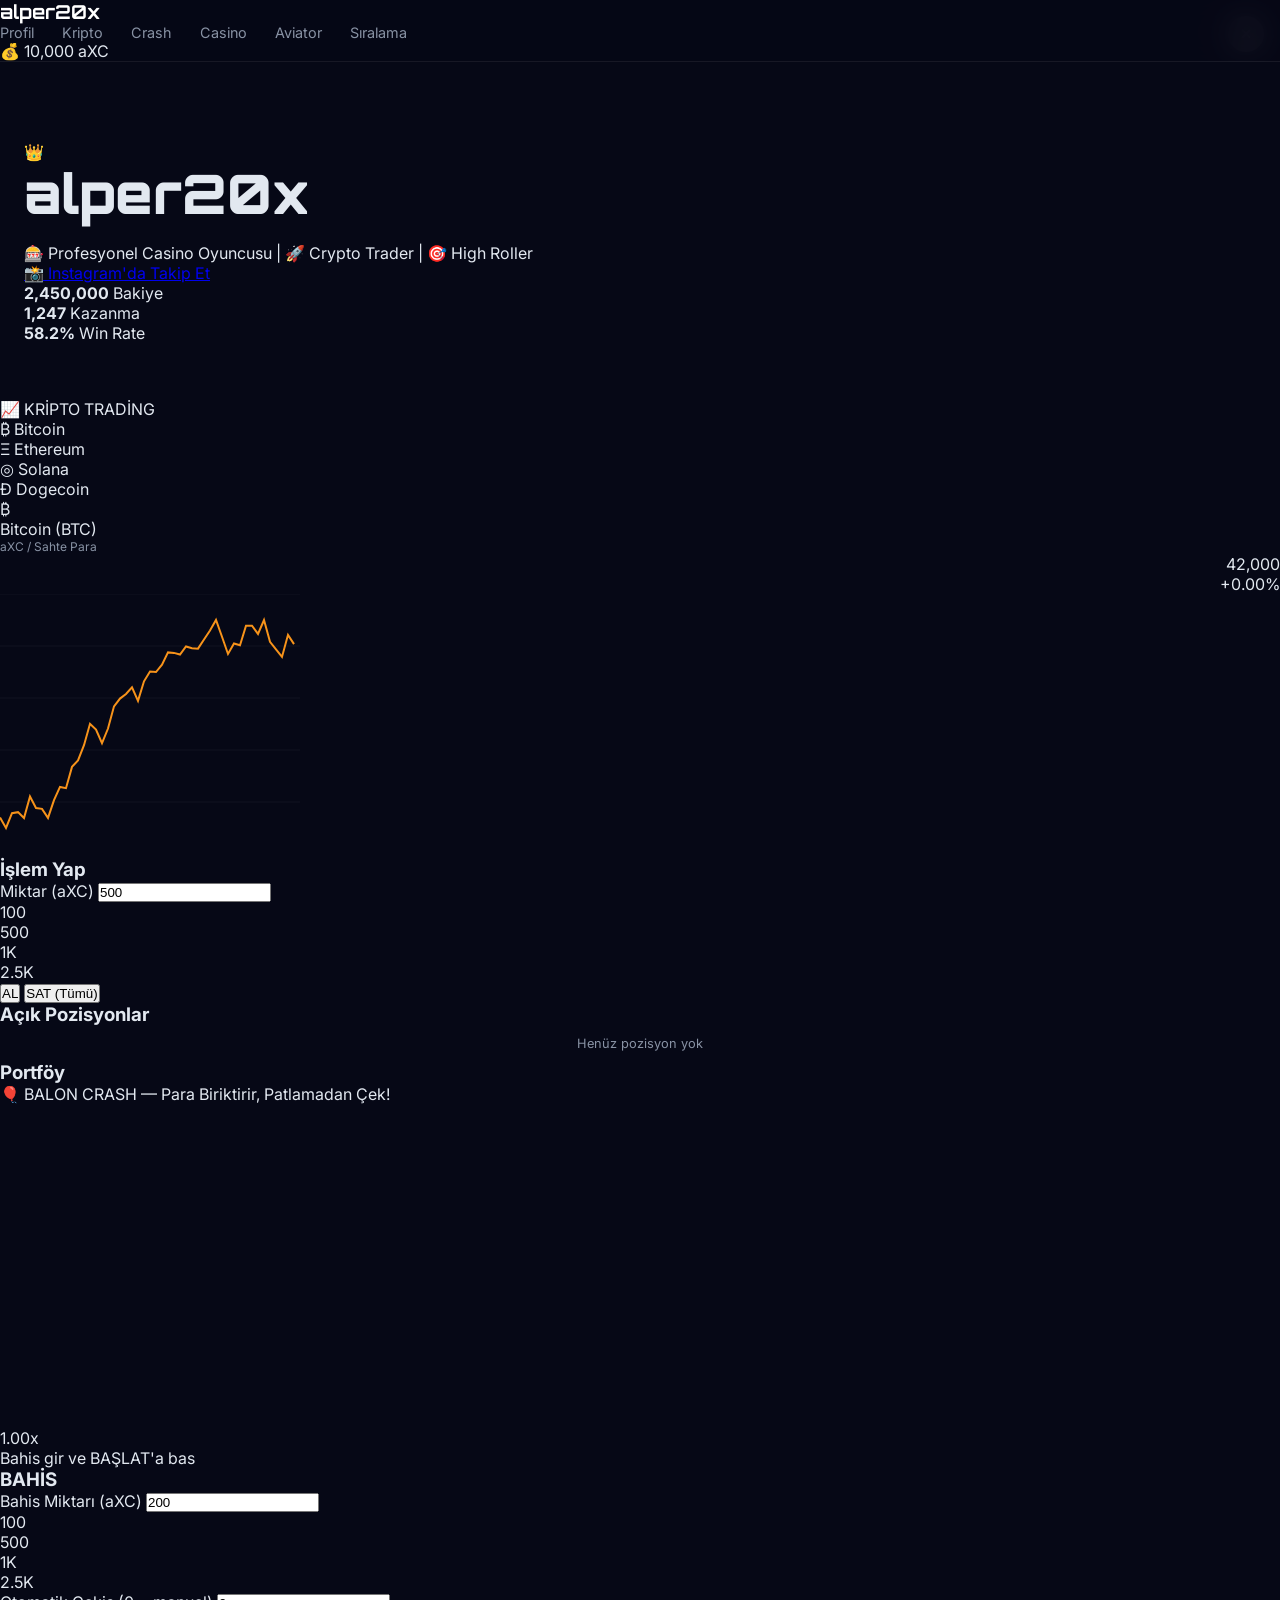
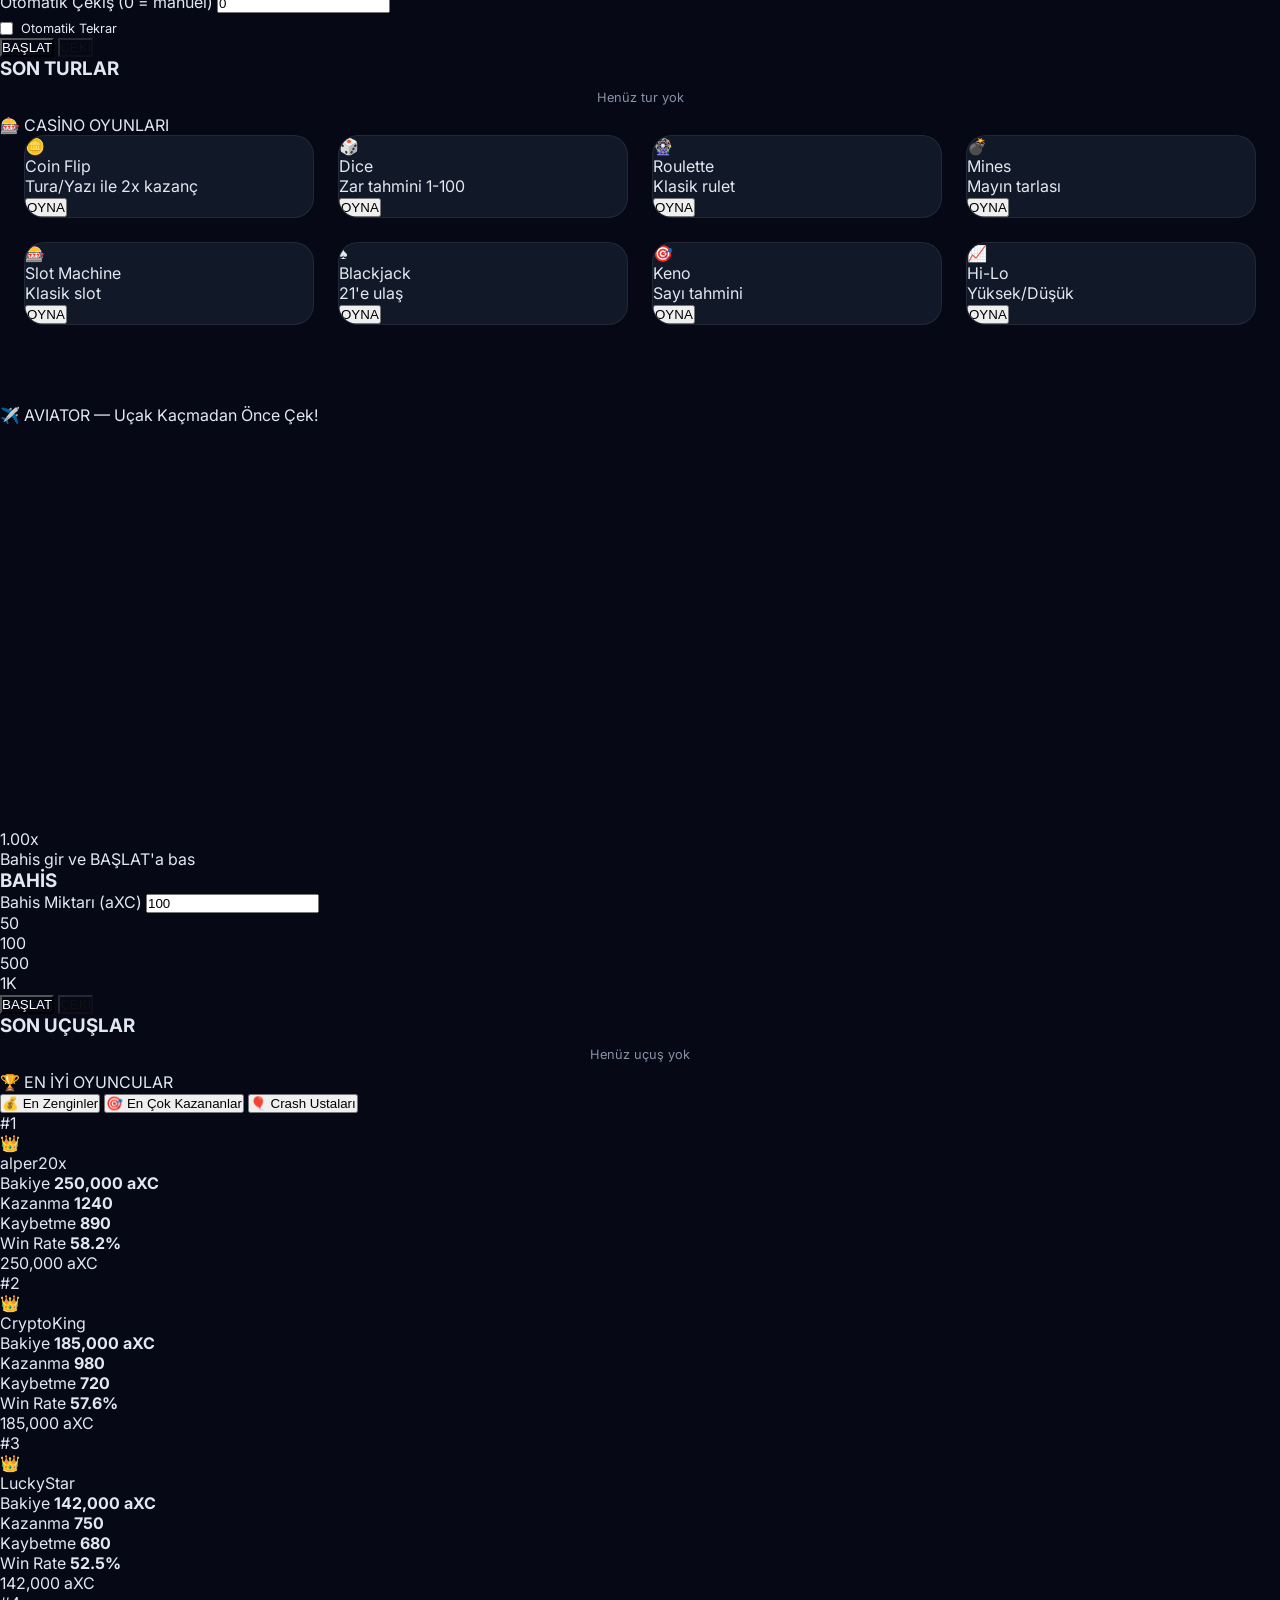
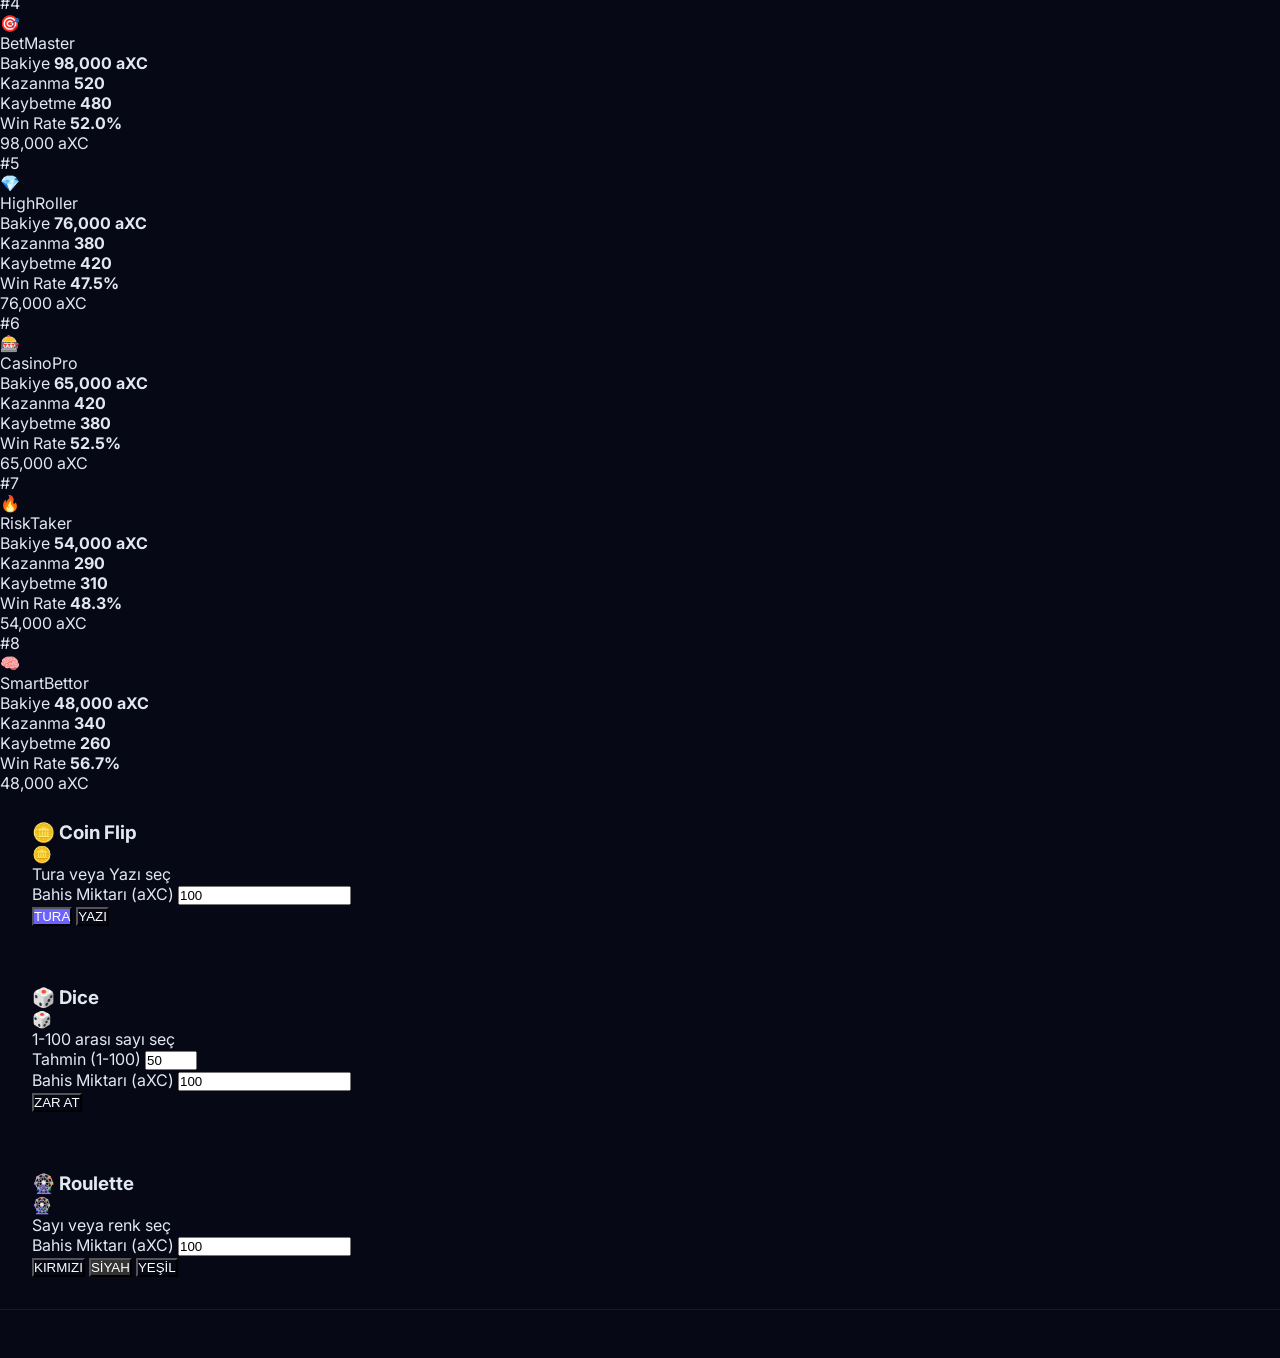
<file: index_temp.html>
<!DOCTYPE html>
<html lang="tr">
<head>
<meta charset="UTF-8"/>
<meta name="viewport" content="width=device-width,initial-scale=1.0"/>
<title>alper20x — Casino & Crypto</title>
<link href="https://fonts.googleapis.com/css2?family=Orbitron:wght@400;700;900&family=Inter:wght@300;400;500;600;700&display=swap" rel="stylesheet"/>
<link rel="stylesheet" href="style.css"/>
</head>
<body>

<header>
  <div class="hdr">
    <div class="logo">alper20x</div>
    <nav>
      <a href="#profile" class="active">Profil</a>
      <a href="#trade">Kripto</a>
      <a href="#crash">Crash</a>
      <a href="#casino">Casino</a>
      <a href="#aviator">Aviator</a>
      <a href="#leaderboard">Sıralama</a>
    </nav>
    <div style="display:flex;align-items:center;gap:8px">
      <div id="vipBadge" style="display:none;font-size:.75rem;font-weight:700;padding:4px 10px;border-radius:20px;background:linear-gradient(135deg,#f0c040,#ff9f40);color:#111;letter-spacing:1px"></div>
      <button onclick="claimBonus()" id="bonusBtn" style="background:linear-gradient(135deg,#22c55e,#16a34a);color:#fff;border:none;padding:6px 14px;border-radius:20px;font-size:.8rem;font-weight:700;cursor:pointer;display:none">🎁 Bonus Al!</button>
      <div class="bal-chip">💰 <span id="headerBal">10,000</span> aXC</div>
    </div>
  </div>
</header>

<!-- PROFILE -->
<section class="hero" id="profile">
  <div class="hero-inner">
    <div class="profile-pic-wrap">
      <div class="profile-pic-inner">👑</div>
    </div>
    <div class="profile-info">
      <h1><span>alper20x</span></h1>
      <div class="bio">🎰 Profesyonel Casino Oyuncusu | 🚀 Crypto Trader | 🎯 High Roller</div>
      <a href="https://instagram.com/alper20x" target="_blank" class="ig-btn">📸 Instagram'da Takip Et</a>
      <div class="stats">
        <div class="stat-item">
          <b>2,450,000</b>
          <span>Bakiye</span>
        </div>
        <div class="stat-item">
          <b>1,247</b>
          <span>Kazanma</span>
        </div>
        <div class="stat-item">
          <b>58.2%</b>
          <span>Win Rate</span>
        </div>
      </div>
    </div>
  </div>
</section>

<!-- CRYPTO TRADING -->
<section id="trade">
  <div class="section">
    <div class="sec-title">📈 KRİPTO TRADİNG</div>
    <div class="coin-tabs">
      <div class="coin-tab active" data-coin="BTC" onclick="switchCoin('BTC',this)">₿ Bitcoin</div>
      <div class="coin-tab" data-coin="ETH" onclick="switchCoin('ETH',this)">Ξ Ethereum</div>
      <div class="coin-tab" data-coin="SOL" onclick="switchCoin('SOL',this)">◎ Solana</div>
      <div class="coin-tab" data-coin="DOGE" onclick="switchCoin('DOGE',this)">Ð Dogecoin</div>
    </div>
    <div class="trade-layout">
      <div class="chart-box">
        <div class="chart-header">
          <div class="coin-info">
            <div class="coin-icon" id="coinIcon">₿</div>
            <div>
              <div class="coin-name" id="coinName">Bitcoin (BTC)</div>
              <div style="font-size:.75rem;color:var(--muted)">aXC / Sahte Para</div>
            </div>
          </div>
          <div style="text-align:right">
            <div class="coin-price" id="coinPrice">42,000</div>
            <div class="coin-change up" id="coinChange">+0.00%</div>
          </div>
        </div>
        <canvas id="chartCv" height="260"></canvas>
      </div>
      <div class="trade-panel">
        <div class="panel-box">
          <h3>İşlem Yap</h3>
          <div class="trade-form">
            <div>
              <label>Miktar (aXC)</label>
              <input type="number" id="tradeAmt" value="500" min="10" step="10"/>
            </div>
            <div class="amount-presets">
              <div class="preset" onclick="setAmt(100)">100</div>
              <div class="preset" onclick="setAmt(500)">500</div>
              <div class="preset" onclick="setAmt(1000)">1K</div>
              <div class="preset" onclick="setAmt(2500)">2.5K</div>
            </div>
            <div class="tf-row">
              <button class="tf-btn buy-btn" onclick="tradeBuy()">AL</button>
              <button class="tf-btn sell-all-btn" onclick="tradeQuickSell()">SAT (Tümü)</button>
            </div>
          </div>
        </div>
        <div class="panel-box">
          <h3>Açık Pozisyonlar</h3>
          <div class="pos-list" id="posList">
            <div style="color:var(--muted);font-size:.8rem;text-align:center;padding:10px">Henüz pozisyon yok</div>
          </div>
        </div>
        <div class="panel-box">
          <h3>Portföy</h3>
          <div id="portfolioInfo" style="font-size:.82rem;display:flex;flex-direction:column;gap:6px"></div>
        </div>
      </div>
    </div>
  </div>
</section>

<!-- CRASH / BALLOON -->
<section id="crash">
  <div class="section">
    <div class="sec-title">🎈 BALON CRASH — Para Biriktirir, Patlamadan Çek!</div>
    <div class="crash-layout">
      <div class="crash-box">
        <canvas id="crashCv" height="320"></canvas>
        <div class="mult-display safe" id="multDisplay">1.00x</div>
        <div class="crash-status" id="crashStatus">Bahis gir ve BAŞLAT'a bas</div>
      </div>
      <div class="crash-panel">
        <div class="panel-box">
          <h3>BAHİS</h3>
          <div class="trade-form">
            <div>
              <label>Bahis Miktarı (aXC)</label>
              <input type="number" id="crashAmt" value="200" min="10" step="10"/>
            </div>
            <div class="amount-presets">
              <div class="preset" onclick="setCrashAmt(100)">100</div>
              <div class="preset" onclick="setCrashAmt(500)">500</div>
              <div class="preset" onclick="setCrashAmt(1000)">1K</div>
              <div class="preset" onclick="setCrashAmt(2500)">2.5K</div>
            </div>
            <div>
              <label>Otomatik Çekiş (0 = manuel)</label>
              <input type="number" id="autoCashout" value="0" min="0" step="0.1"/>
            </div>
            <div style="display:flex;align-items:center;gap:8px;margin-top:8px">
              <input type="checkbox" id="autoReplay"/>
              <label for="autoReplay" style="margin:0;font-size:.8rem">Otomatik Tekrar</label>
            </div>
            <div class="tf-row">
              <button class="tf-btn" id="crashStartBtn" onclick="startCrash()" style="background:var(--green);color:#fff">BAŞLAT</button>
              <button class="tf-btn" id="crashCashoutBtn" onclick="cashout()" style="background:var(--gold);color:#111" disabled>ÇEKİ</button>
            </div>
          </div>
        </div>
        <div class="panel-box">
          <h3>SON TURLAR</h3>
          <div class="rounds-list" id="roundsList">
            <div style="color:var(--muted);font-size:.8rem;text-align:center;padding:10px">Henüz tur yok</div>
          </div>
        </div>
      </div>
    </div>
  </div>
</section>

<!-- CASINO GAMES -->
<section id="casino">
  <div class="section">
    <div class="sec-title">🎰 CASİNO OYUNLARI</div>
    <div class="games-grid">
      <div class="game-card">
        <div class="game-icon">🪙</div>
        <div class="game-name">Coin Flip</div>
        <div class="game-desc">Tura/Yazı ile 2x kazanç</div>
        <button class="game-btn" onclick="openCoinFlip()">OYNA</button>
      </div>
      <div class="game-card">
        <div class="game-icon">🎲</div>
        <div class="game-name">Dice</div>
        <div class="game-desc">Zar tahmini 1-100</div>
        <button class="game-btn" onclick="openDice()">OYNA</button>
      </div>
      <div class="game-card">
        <div class="game-icon">🎡</div>
        <div class="game-name">Roulette</div>
        <div class="game-desc">Klasik rulet</div>
        <button class="game-btn" onclick="openRoulette()">OYNA</button>
      </div>
      <div class="game-card">
        <div class="game-icon">💣</div>
        <div class="game-name">Mines</div>
        <div class="game-desc">Mayın tarlası</div>
        <button class="game-btn" onclick="openMines()">OYNA</button>
      </div>
      <div class="game-card">
        <div class="game-icon">🎰</div>
        <div class="game-name">Slot Machine</div>
        <div class="game-desc">Klasik slot</div>
        <button class="game-btn" onclick="openSlot()">OYNA</button>
      </div>
      <div class="game-card">
        <div class="game-icon">♠️</div>
        <div class="game-name">Blackjack</div>
        <div class="game-desc">21'e ulaş</div>
        <button class="game-btn" onclick="openBlackjack()">OYNA</button>
      </div>
      <div class="game-card">
        <div class="game-icon">🎯</div>
        <div class="game-name">Keno</div>
        <div class="game-desc">Sayı tahmini</div>
        <button class="game-btn" onclick="openKeno()">OYNA</button>
      </div>
      <div class="game-card">
        <div class="game-icon">📈</div>
        <div class="game-name">Hi-Lo</div>
        <div class="game-desc">Yüksek/Düşük</div>
        <button class="game-btn" onclick="openHilo()">OYNA</button>
      </div>
    </div>
  </div>
</section>

<!-- AVIATOR -->
<section id="aviator">
  <div class="section">
    <div class="sec-title">✈️ AVIATOR — Uçak Kaçmadan Önce Çek!</div>
    <div class="aviator-layout">
      <div class="aviator-box">
        <canvas id="aviatorCv" height="400"></canvas>
        <div class="aviator-mult" id="aviatorMult">1.00x</div>
        <div class="aviator-status" id="aviatorStatus">Bahis gir ve BAŞLAT'a bas</div>
      </div>
      <div class="aviator-panel">
        <div class="panel-box">
          <h3>BAHİS</h3>
          <div class="trade-form">
            <div>
              <label>Bahis Miktarı (aXC)</label>
              <input type="number" id="aviatorAmt" value="100" min="10" step="10"/>
            </div>
            <div class="amount-presets">
              <div class="preset" onclick="setAviatorAmt(50)">50</div>
              <div class="preset" onclick="setAviatorAmt(100)">100</div>
              <div class="preset" onclick="setAviatorAmt(500)">500</div>
              <div class="preset" onclick="setAviatorAmt(1000)">1K</div>
            </div>
            <div class="tf-row">
              <button class="tf-btn" id="aviatorStartBtn" onclick="startAviator()" style="background:var(--green);color:#fff">BAŞLAT</button>
              <button class="tf-btn" id="aviatorCashoutBtn" onclick="cashoutAviator()" style="background:var(--gold);color:#111" disabled>ÇEKİ</button>
            </div>
          </div>
        </div>
        <div class="panel-box">
          <h3>SON UÇUŞLAR</h3>
          <div class="flights-list" id="flightsList">
            <div style="color:var(--muted);font-size:.8rem;text-align:center;padding:10px">Henüz uçuş yok</div>
          </div>
        </div>
      </div>
    </div>
  </div>
</section>

<!-- LEADERBOARD -->
<section id="leaderboard">
  <div class="section">
    <div class="sec-title">🏆 EN İYİ OYUNCULAR</div>
    <div class="leaderboard-container">
      <div class="leaderboard-tabs">
        <button class="lb-tab active" onclick="switchLeaderboard('wealth')">💰 En Zenginler</button>
        <button class="lb-tab" onclick="switchLeaderboard('wins')">🎯 En Çok Kazananlar</button>
        <button class="lb-tab" onclick="switchLeaderboard('crash')">🎈 Crash Ustaları</button>
      </div>
      <div class="leaderboard-list" id="leaderboardList">
        <!-- Leaderboard items will be generated by JavaScript -->
      </div>
    </div>
  </div>
</section>

<!-- MODALS -->
<div id="coinFlipModal" class="modal">
  <div class="modal-content">
    <div class="modal-header">
      <h3>🪙 Coin Flip</h3>
      <button class="modal-close" onclick="closeModal('coinFlipModal')">×</button>
    </div>
    <div class="modal-body">
      <div class="coin-display" id="coinDisplay">🪙</div>
      <div class="coin-result" id="coinResult">Tura veya Yazı seç</div>
      <div class="trade-form">
        <div>
          <label>Bahis Miktarı (aXC)</label>
          <input type="number" id="coinAmt" value="100" min="10" step="10"/>
        </div>
        <div class="tf-row">
          <button class="tf-btn" onclick="flipCoin('heads')" style="background:var(--accent);color:#fff">TURA</button>
          <button class="tf-btn" onclick="flipCoin('tails')" style="background:var(--red);color:#fff">YAZI</button>
        </div>
      </div>
    </div>
  </div>
</div>

<div id="diceModal" class="modal">
  <div class="modal-content">
    <div class="modal-header">
      <h3>🎲 Dice</h3>
      <button class="modal-close" onclick="closeModal('diceModal')">×</button>
    </div>
    <div class="modal-body">
      <div class="dice-display" id="diceDisplay">🎲</div>
      <div class="dice-result" id="diceResult">1-100 arası sayı seç</div>
      <div class="trade-form">
        <div>
          <label>Tahmin (1-100)</label>
          <input type="number" id="diceGuess" value="50" min="1" max="100"/>
        </div>
        <div>
          <label>Bahis Miktarı (aXC)</label>
          <input type="number" id="diceAmt" value="100" min="10" step="10"/>
        </div>
        <button class="tf-btn" onclick="rollDice()" style="background:var(--green);color:#fff">ZAR AT</button>
      </div>
    </div>
  </div>
</div>

<div id="rouletteModal" class="modal">
  <div class="modal-content">
    <div class="modal-header">
      <h3>🎡 Roulette</h3>
      <button class="modal-close" onclick="closeModal('rouletteModal')">×</button>
    </div>
    <div class="modal-body">
      <div class="roulette-wheel" id="rouletteWheel">🎡</div>
      <div class="roulette-result" id="rouletteResult">Sayı veya renk seç</div>
      <div class="trade-form">
        <div>
          <label>Bahis Miktarı (aXC)</label>
          <input type="number" id="rouletteAmt" value="100" min="10" step="10"/>
        </div>
        <div class="roulette-bets">
          <button class="roulette-btn" onclick="betRoulette('red')" style="background:var(--red);color:#fff">KIRMIZI</button>
          <button class="roulette-btn" onclick="betRoulette('black')" style="background:#333;color:#fff">SİYAH</button>
          <button class="roulette-btn" onclick="betRoulette('green')" style="background:var(--green);color:#fff">YEŞİL</button>
        </div>
      </div>
    </div>
  </div>
</div>

<!-- NOTIFICATIONS -->
<div class="notif" id="notif"></div>

<footer>
</footer>

<script>
// GLOBAL STATE
let balance = 10000;
let currentCoin = 'BTC';
let positions = [];
let crashRunning = false;
let crashMult = 1;
let crashInterval;
let currentLeaderboardType = 'wealth';

// COIN DATA
const coinData = {
  BTC: { price: 42000, change: 0, icon: '₿', name: 'Bitcoin', color: '#f7931a' },
  ETH: { price: 2800, change: 0, icon: 'Ξ', name: 'Ethereum', color: '#627eea' },
  SOL: { price: 120, change: 0, icon: '◎', name: 'Solana', color: '#9945ff' },
  DOGE: { price: 0.08, change: 0, icon: 'Ð', name: 'Dogecoin', color: '#c2a633' }
};

// UTILITY FUNCTIONS
function updateBalance(amount) {
  balance += amount;
  document.getElementById('headerBal').textContent = balance.toLocaleString();
}

function showNotif(message, type = 'info') {
  const notif = document.getElementById('notif');
  const item = document.createElement('div');
  item.className = `notif-item ${type}-toast`;
  item.textContent = message;
  notif.appendChild(item);
  setTimeout(() => item.remove(), 3000);
}

function openModal(id) {
  document.getElementById(id).style.display = 'flex';
}

function closeModal(id) {
  document.getElementById(id).style.display = 'none';
}

// CRYPTO TRADING
function switchCoin(coin, btn) {
  currentCoin = coin;
  document.querySelectorAll('.coin-tab').forEach(t => t.classList.remove('active'));
  btn.classList.add('active');
  
  const data = coinData[coin];
  document.getElementById('coinIcon').textContent = data.icon;
  document.getElementById('coinName').textContent = `${data.name} (${coin})`;
  document.getElementById('coinPrice').textContent = data.price.toLocaleString();
  
  const changeEl = document.getElementById('coinChange');
  changeEl.textContent = `${data.change >= 0 ? '+' : ''}${data.change.toFixed(2)}%`;
  changeEl.className = `coin-change ${data.change >= 0 ? 'up' : 'dn'}`;
  
  drawChart();
  updatePortfolio();
}

function setAmt(amt) {
  document.getElementById('tradeAmt').value = amt;
}

function tradeBuy() {
  const amt = parseInt(document.getElementById('tradeAmt').value);
  if (amt > balance) {
    showNotif('❌ Yetersiz bakiye!', 'lose');
    return;
  }
  
  updateBalance(-amt);
  positions.push({
    coin: currentCoin,
    amount: amt,
    entryPrice: coinData[currentCoin].price,
    timestamp: Date.now()
  });
  
  updatePositions();
  updatePortfolio();
  showNotif(`✅ ${currentCoin} alındı: ${amt} aXC`, 'win');
}

function tradeQuickSell() {
  if (positions.length === 0) {
    showNotif('❌ Satılacak pozisyon yok!', 'lose');
    return;
  }
  
  const totalValue = positions.reduce((sum, pos) => {
    return sum + (pos.amount * coinData[pos.coin].price / pos.entryPrice);
  }, 0);
  
  updateBalance(Math.floor(totalValue));
  positions = [];
  
  updatePositions();
  updatePortfolio();
  showNotif(`✅ Tüm pozisyonlar satıldı: ${Math.floor(totalValue)} aXC`, 'win');
}

function updatePositions() {
  const list = document.getElementById('posList');
  if (positions.length === 0) {
    list.innerHTML = '<div style="color:var(--muted);font-size:.8rem;text-align:center;padding:10px">Henüz pozisyon yok</div>';
    return;
  }
  
  list.innerHTML = positions.map(pos => {
    const currentPrice = coinData[pos.coin].price;
    const pnl = ((currentPrice - pos.entryPrice) / pos.entryPrice * 100).toFixed(2);
    const value = Math.floor(pos.amount * currentPrice / pos.entryPrice);
    
    return `
      <div class="pos-item">
        <div class="pi-row">
          <span>${pos.coin}</span>
          <span style="color:${pnl >= 0 ? 'var(--green)' : 'var(--red)'}">${pnl}%</span>
        </div>
        <div class="pi-row">
          <span>${pos.amount} → ${value} aXC</span>
          <button class="sell-btn" onclick="sellPosition(${positions.indexOf(pos)})">SAT</button>
        </div>
      </div>
    `;
  }).join('');
}

function sellPosition(index) {
  const pos = positions[index];
  const currentPrice = coinData[pos.coin].price;
  const value = Math.floor(pos.amount * currentPrice / pos.entryPrice);
  
  updateBalance(value);
  positions.splice(index, 1);
  
  updatePositions();
  updatePortfolio();
  showNotif(`✅ ${pos.coin} satıldı: ${value} aXC`, 'win');
}

function updatePortfolio() {
  const info = document.getElementById('portfolioInfo');
  const totalValue = positions.reduce((sum, pos) => {
    return sum + (pos.amount * coinData[pos.coin].price / pos.entryPrice);
  }, 0);
  
  info.innerHTML = `
    <div style="display:flex;justify-content:space-between">
      <span>Açık Pozisyonlar</span>
      <b>${positions.length}</b>
    </div>
    <div style="display:flex;justify-content:space-between">
      <span>Toplam Değer</span>
      <b>${Math.floor(totalValue)} aXC</b>
    </div>
    <div style="display:flex;justify-content:space-between">
      <span>Bakiye</span>
      <b>${balance} aXC</b>
    </div>
  `;
}

// CHART
function drawChart() {
  const canvas = document.getElementById('chartCv');
  const ctx = canvas.getContext('2d');
  const width = canvas.offsetWidth;
  const height = 260;
  
  canvas.width = width;
  canvas.height = height;
  
  // Generate random data
  const points = [];
  let price = coinData[currentCoin].price;
  for (let i = 0; i < 50; i++) {
    price += (Math.random() - 0.5) * price * 0.02;
    points.push(price);
  }
  
  // Draw grid
  ctx.strokeStyle = 'rgba(255,255,255,0.05)';
  ctx.lineWidth = 1;
  for (let i = 0; i < 5; i++) {
    const y = (height / 5) * i;
    ctx.beginPath();
    ctx.moveTo(0, y);
    ctx.lineTo(width, y);
    ctx.stroke();
  }
  
  // Draw line
  ctx.strokeStyle = coinData[currentCoin].color;
  ctx.lineWidth = 2;
  ctx.beginPath();
  
  points.forEach((point, i) => {
    const x = (width / points.length) * i;
    const y = height - ((point - Math.min(...points)) / (Math.max(...points) - Math.min(...points))) * height * 0.8 - height * 0.1;
    
    if (i === 0) ctx.moveTo(x, y);
    else ctx.lineTo(x, y);
  });
  
  ctx.stroke();
}

// CRASH GAME
function setCrashAmt(amt) {
  document.getElementById('crashAmt').value = amt;
}

function startCrash() {
  if (crashRunning) return;
  
  const amt = parseInt(document.getElementById('crashAmt').value);
  if (amt > balance) {
    showNotif('❌ Yetersiz bakiye!', 'lose');
    return;
  }
  
  updateBalance(-amt);
  crashRunning = true;
  crashMult = 1;
  
  document.getElementById('crashStartBtn').disabled = true;
  document.getElementById('crashCashoutBtn').disabled = false;
  document.getElementById('crashStatus').textContent = 'Uçuyor...';
  
  const canvas = document.getElementById('crashCv');
  const ctx = canvas.getContext('2d');
  canvas.width = canvas.offsetWidth;
  canvas.height = 320;
  
  let y = canvas.height - 50;
  let x = 50;
  
  crashInterval = setInterval(() => {
    crashMult += Math.random() * 0.1;
    y -= Math.random() * 5;
    x += Math.random() * 3;
    
    document.getElementById('multDisplay').textContent = crashMult.toFixed(2) + 'x';
    document.getElementById('multDisplay').className = crashMult > 2 ? 'mult-display danger' : 'mult-display safe';
    
    // Clear and redraw
    ctx.clearRect(0, 0, canvas.width, canvas.height);
    
    // Draw balloon
    ctx.fillStyle = '#ef4444';
    ctx.beginPath();
    ctx.arc(x, y, 30, 0, Math.PI * 2);
    ctx.fill();
    
    // Draw string
    ctx.strokeStyle = '#666';
    ctx.lineWidth = 2;
    ctx.beginPath();
    ctx.moveTo(x, y + 30);
    ctx.lineTo(x, y + 80);
    ctx.stroke();
    
    // Random crash
    if (Math.random() < 0.02 || crashMult > 100) {
      crashGameEnd(false);
    }
    
    // Auto cashout
    const autoCashout = parseFloat(document.getElementById('autoCashout').value);
    if (autoCashout > 0 && crashMult >= autoCashout) {
      cashout();
    }
  }, 100);
}

function cashout() {
  if (!crashRunning) return;
  
  const amt = parseInt(document.getElementById('crashAmt').value);
  const winAmt = Math.floor(amt * crashMult);
  
  crashGameEnd(true, winAmt);
}

function crashGameEnd(cashedOut, winAmt = 0) {
  clearInterval(crashInterval);
  crashRunning = false;
  
  document.getElementById('crashStartBtn').disabled = false;
  document.getElementById('crashCashoutBtn').disabled = true;
  document.getElementById('multDisplay').className = 'mult-display popped';
  
  if (cashedOut) {
    updateBalance(winAmt);
    document.getElementById('crashStatus').textContent = `Çekildi! Kazanç: ${winAmt} aXC (${crashMult.toFixed(2)}x)`;
    showNotif(`🎉 Crash kazancı: ${winAmt} aXC!`, 'win');
  } else {
    document.getElementById('crashStatus').textContent = `Patladı! ${crashMult.toFixed(2)}x`;
    showNotif(`💥 Balon patladı!`, 'lose');
  }
  
  // Add to history
  const roundsList = document.getElementById('roundsList');
  const roundDiv = document.createElement('div');
  roundDiv.className = 'round-item';
  roundDiv.innerHTML = `
    <span style="color:${cashedOut ? 'var(--green)' : 'var(--red)'}">${crashMult.toFixed(2)}x</span>
    <span style="color:var(--muted);font-size:.7rem">${cashedOut ? 'Çekildi' : 'Patladı'}</span>
  `;
  roundsList.insertBefore(roundDiv, roundsList.firstChild);
  
  if (roundsList.children.length > 10) roundsList.removeChild(roundsList.lastChild);
  
  // Auto replay
  if (document.getElementById('autoReplay').checked && cashedOut) {
    setTimeout(startCrash, 2000);
  }
}

// AVIATOR GAME
function setAviatorAmt(amt) {
  document.getElementById('aviatorAmt').value = amt;
}

function startAviator() {
  const amt = parseInt(document.getElementById('aviatorAmt').value);
  if (amt > balance) {
    showNotif('❌ Yetersiz bakiye!', 'lose');
    return;
  }
  
  updateBalance(-amt);
  
  document.getElementById('aviatorStartBtn').disabled = true;
  document.getElementById('aviatorCashoutBtn').disabled = false;
  document.getElementById('aviatorStatus').textContent = 'Uçuyor...';
  
  const canvas = document.getElementById('aviatorCv');
  const ctx = canvas.getContext('2d');
  canvas.width = canvas.offsetWidth;
  canvas.height = 400;
  
  let mult = 1;
  let planeY = canvas.height / 2;
  let planeX = 50;
  
  const interval = setInterval(() => {
    mult += Math.random() * 0.15;
    planeY -= Math.random() * 8;
    planeX += Math.random() * 4;
    
    document.getElementById('aviatorMult').textContent = mult.toFixed(2) + 'x';
    
    // Clear and redraw
    ctx.clearRect(0, 0, canvas.width, canvas.height);
    
    // Draw plane
    ctx.fillStyle = '#3b82f6';
    ctx.font = '40px Arial';
    ctx.fillText('✈️', planeX, planeY);
    
    // Draw trail
    ctx.strokeStyle = 'rgba(59, 130, 246, 0.3)';
    ctx.lineWidth = 2;
    ctx.beginPath();
    ctx.moveTo(50, canvas.height / 2);
    ctx.lineTo(planeX, planeY);
    ctx.stroke();
    
    // Random fly away
    if (Math.random() < 0.015 || mult > 100) {
      clearInterval(interval);
      document.getElementById('aviatorStartBtn').disabled = false;
      document.getElementById('aviatorCashoutBtn').disabled = true;
      document.getElementById('aviatorStatus').textContent = `Uçtu! ${mult.toFixed(2)}x`;
      showNotif(`✈️ Uçak kaçtı!`, 'lose');
      
      // Add to history
      const flightsList = document.getElementById('flightsList');
      const flightDiv = document.createElement('div');
      flightDiv.className = 'flight-item';
      flightDiv.innerHTML = `<span style="color:var(--red)">${mult.toFixed(2)}x</span>`;
      flightsList.insertBefore(flightDiv, flightsList.firstChild);
      
      if (flightsList.children.length > 10) flightsList.removeChild(flightsList.lastChild);
    }
  }, 100);
  
  // Store interval for cashout
  window.aviatorInterval = interval;
  window.aviatorAmt = amt;
  window.aviatorMult = mult;
}

function cashoutAviator() {
  if (!window.aviatorInterval) return;
  
  clearInterval(window.aviatorInterval);
  const winAmt = Math.floor(window.aviatorAmt * window.aviatorMult);
  
  updateBalance(winAmt);
  
  document.getElementById('aviatorStartBtn').disabled = false;
  document.getElementById('aviatorCashoutBtn').disabled = true;
  document.getElementById('aviatorStatus').textContent = `Çekildi! Kazanç: ${winAmt} aXC (${window.aviatorMult.toFixed(2)}x)`;
  showNotif(`🎉 Aviator kazancı: ${winAmt} aXC!`, 'win');
  
  // Add to history
  const flightsList = document.getElementById('flightsList');
  const flightDiv = document.createElement('div');
  flightDiv.className = 'flight-item';
  flightDiv.innerHTML = `<span style="color:var(--green)">${window.aviatorMult.toFixed(2)}x</span>`;
  flightsList.insertBefore(flightDiv, flightsList.firstChild);
  
  if (flightsList.children.length > 10) flightsList.removeChild(flightsList.lastChild);
  
  window.aviatorInterval = null;
}

// CASINO GAMES
function openCoinFlip() {
  openModal('coinFlipModal');
}

function openDice() {
  openModal('diceModal');
}

function openRoulette() {
  openModal('rouletteModal');
}

function openMines() {
  showNotif('🚧 Mines oyunu yakında!', 'info');
}

function openSlot() {
  showNotif('🚧 Slot oyunu yakında!', 'info');
}

function openBlackjack() {
  showNotif('🚧 Blackjack oyunu yakında!', 'info');
}

function openKeno() {
  showNotif('🚧 Keno oyunu yakında!', 'info');
}

function openHilo() {
  showNotif('🚧 Hi-Lo oyunu yakında!', 'info');
}

function flipCoin(choice) {
  const amt = parseInt(document.getElementById('coinAmt').value);
  if (amt > balance) {
    showNotif('❌ Yetersiz bakiye!', 'lose');
    return;
  }
  
  updateBalance(-amt);
  
  const coin = document.getElementById('coinDisplay');
  coin.style.transform = 'rotateY(720deg)';
  
  setTimeout(() => {
    const result = Math.random() < 0.5 ? 'heads' : 'tails';
    const won = result === choice;
    
    coin.textContent = result === 'heads' ? '🪙 Tura' : '🪙 Yazı';
    coin.style.transform = 'rotateY(0deg)';
    
    if (won) {
      updateBalance(amt * 2);
      document.getElementById('coinResult').textContent = `🎉 Kazandın! +${amt} aXC`;
      showNotif(`🎉 Coin Flip kazancı: ${amt} aXC!`, 'win');
    } else {
      document.getElementById('coinResult').textContent = `😞 Kaybettin! -${amt} aXC`;
      showNotif(`😞 Coin Flip kayıp: ${amt} aXC`, 'lose');
    }
  }, 600);
}

function rollDice() {
  const guess = parseInt(document.getElementById('diceGuess').value);
  const amt = parseInt(document.getElementById('diceAmt').value);
  
  if (amt > balance) {
    showNotif('❌ Yetersiz bakiye!', 'lose');
    return;
  }
  
  updateBalance(-amt);
  
  const dice = document.getElementById('diceDisplay');
  dice.style.transform = 'rotate(720deg)';
  
  setTimeout(() => {
    const result = Math.floor(Math.random() * 100) + 1;
    const diff = Math.abs(result - guess);
    let winAmt = 0;
    
    if (diff === 0) winAmt = amt * 10;
    else if (diff <= 5) winAmt = amt * 3;
    else if (diff <= 10) winAmt = amt * 2;
    
    dice.textContent = `🎲 ${result}`;
    dice.style.transform = 'rotate(0deg)';
    
    if (winAmt > 0) {
      updateBalance(winAmt);
      document.getElementById('diceResult').textContent = `🎉 Kazandın! +${winAmt - amt} aXC`;
      showNotif(`🎉 Dice kazancı: ${winAmt - amt} aXC!`, 'win');
    } else {
      document.getElementById('diceResult').textContent = `😞 Kaybettin! -${amt} aXC`;
      showNotif(`😞 Dice kayıp: ${amt} aXC`, 'lose');
    }
  }, 600);
}

function betRoulette(color) {
  const amt = parseInt(document.getElementById('rouletteAmt').value);
  if (amt > balance) {
    showNotif('❌ Yetersiz bakiye!', 'lose');
    return;
  }
  
  updateBalance(-amt);
  
  const wheel = document.getElementById('rouletteWheel');
  wheel.style.transform = 'rotate(1440deg)';
  
  setTimeout(() => {
    const colors = ['red', 'black', 'green'];
    const result = colors[Math.floor(Math.random() * colors.length)];
    const won = result === color;
    
    wheel.style.transform = 'rotate(0deg)';
    
    if (won) {
      const winAmt = color === 'green' ? amt * 14 : amt * 2;
      updateBalance(winAmt);
      document.getElementById('rouletteResult').textContent = `🎉 ${result.toUpperCase()} - Kazandın! +${winAmt - amt} aXC`;
      showNotif(`🎉 Roulette kazancı: ${winAmt - amt} aXC!`, 'win');
    } else {
      document.getElementById('rouletteResult').textContent = `😞 ${result.toUpperCase()} - Kaybettin! -${amt} aXC`;
      showNotif(`😞 Roulette kayıp: ${amt} aXC`, 'lose');
    }
  }, 1000);
}

// BONUS SYSTEM
function claimBonus() {
  updateBalance(500);
  document.getElementById('bonusBtn').style.display = 'none';
  showNotif('🎁 Bonus alındı! +500 aXC', 'win');
}

// LEADERBOARD
const mockLeaderboardData = {
  wealth: [
    { rank: 1, name: "alper20x", avatar: "👑", balance: 250000, wins: 1240, loss: 890, winRate: "58.2%" },
    { rank: 2, name: "CryptoKing", avatar: "👑", balance: 185000, wins: 980, loss: 720, winRate: "57.6%" },
    { rank: 3, name: "LuckyStar", avatar: "👑", balance: 142000, wins: 750, loss: 680, winRate: "52.5%" },
    { rank: 4, name: "BetMaster", avatar: "🎯", balance: 98000, wins: 520, loss: 480, winRate: "52.0%" },
    { rank: 5, name: "HighRoller", avatar: "💎", balance: 76000, wins: 380, loss: 420, winRate: "47.5%" },
    { rank: 6, name: "CasinoPro", avatar: "🎰", balance: 65000, wins: 420, loss: 380, winRate: "52.5%" },
    { rank: 7, name: "RiskTaker", avatar: "🔥", balance: 54000, wins: 290, loss: 310, winRate: "48.3%" },
    { rank: 8, name: "SmartBettor", avatar: "🧠", balance: 48000, wins: 340, loss: 260, winRate: "56.7%" }
  ],
  wins: [
    { rank: 1, name: "alper20x", avatar: "👑", balance: 250000, wins: 1240, loss: 890, winRate: "58.2%" },
    { rank: 2, name: "CryptoKing", avatar: "👑", balance: 185000, wins: 980, loss: 720, winRate: "57.6%" },
    { rank: 3, name: "LuckyStar", avatar: "👑", balance: 142000, wins: 750, loss: 680, winRate: "52.5%" },
    { rank: 4, name: "SmartBettor", avatar: "🧠", balance: 48000, wins: 340, loss: 260, winRate: "56.7%" },
    { rank: 5, name: "BetMaster", avatar: "🎯", balance: 98000, wins: 520, loss: 480, winRate: "52.0%" },
    { rank: 6, name: "CasinoPro", avatar: "🎰", balance: 65000, wins: 420, loss: 380, winRate: "52.5%" },
    { rank: 7, name: "RiskTaker", avatar: "🔥", balance: 54000, wins: 290, loss: 310, winRate: "48.3%" },
    { rank: 8, name: "HighRoller", avatar: "💎", balance: 76000, wins: 380, loss: 420, winRate: "47.5%" }
  ],
  crash: [
    { rank: 1, name: "CrashMaster", avatar: "🎈", balance: 89000, wins: 680, loss: 220, winRate: "75.6%", crashHigh: "124.5x" },
    { rank: 2, name: "alper20x", avatar: "👑", balance: 250000, wins: 450, loss: 180, winRate: "71.4%", crashHigh: "89.2x" },
    { rank: 3, name: "BalloonHunter", avatar: "🎯", balance: 67000, wins: 380, loss: 150, winRate: "71.7%", crashHigh: "67.8x" },
    { rank: 4, name: "CashoutKing", avatar: "💰", balance: 45000, wins: 290, loss: 120, winRate: "70.7%", crashHigh: "45.3x" },
    { rank: 5, name: "RiskGuru", avatar: "🔥", balance: 38000, wins: 220, loss: 95, winRate: "69.9%", crashHigh: "38.9x" }
  ]
};

function switchLeaderboard(type) {
  currentLeaderboardType = type;
  
  // Update tab states
  document.querySelectorAll('.lb-tab').forEach(tab => tab.classList.remove('active'));
  event.target.classList.add('active');
  
  // Update leaderboard content
  updateLeaderboard();
}

function updateLeaderboard() {
  const leaderboardList = document.getElementById('leaderboardList');
  const data = mockLeaderboardData[currentLeaderboardType] || [];
  
  leaderboardList.innerHTML = '';
  
  data.forEach(player => {
    const rankClass = player.rank === 1 ? 'gold' : player.rank === 2 ? 'silver' : player.rank === 3 ? 'bronze' : '';
    
    const playerElement = document.createElement('div');
    playerElement.className = 'lb-item';
    playerElement.innerHTML = `
      <div class="lb-rank ${rankClass}">#${player.rank}</div>
      <div class="lb-avatar">${player.avatar}</div>
      <div class="lb-info">
        <div class="lb-name">${player.name}</div>
        <div class="lb-stats">
          <div class="lb-stat">
            <span>Bakiye</span>
            <b>${player.balance.toLocaleString()} aXC</b>
          </div>
          <div class="lb-stat">
            <span>Kazanma</span>
            <b>${player.wins}</b>
          </div>
          <div class="lb-stat">
            <span>Kaybetme</span>
            <b>${player.loss}</b>
          </div>
          <div class="lb-stat">
            <span>Win Rate</span>
            <b>${player.winRate}</b>
          </div>
          ${player.crashHigh ? `
          <div class="lb-stat">
            <span>En Yüksek</span>
            <b>${player.crashHigh}</b>
          </div>
          ` : ''}
        </div>
      </div>
      <div class="lb-value">${player.balance.toLocaleString()} aXC</div>
    `;
    
    leaderboardList.appendChild(playerElement);
  });
}

// INIT
drawChart();
updateLeaderboard();
</script>
</body>
</html>
</file>
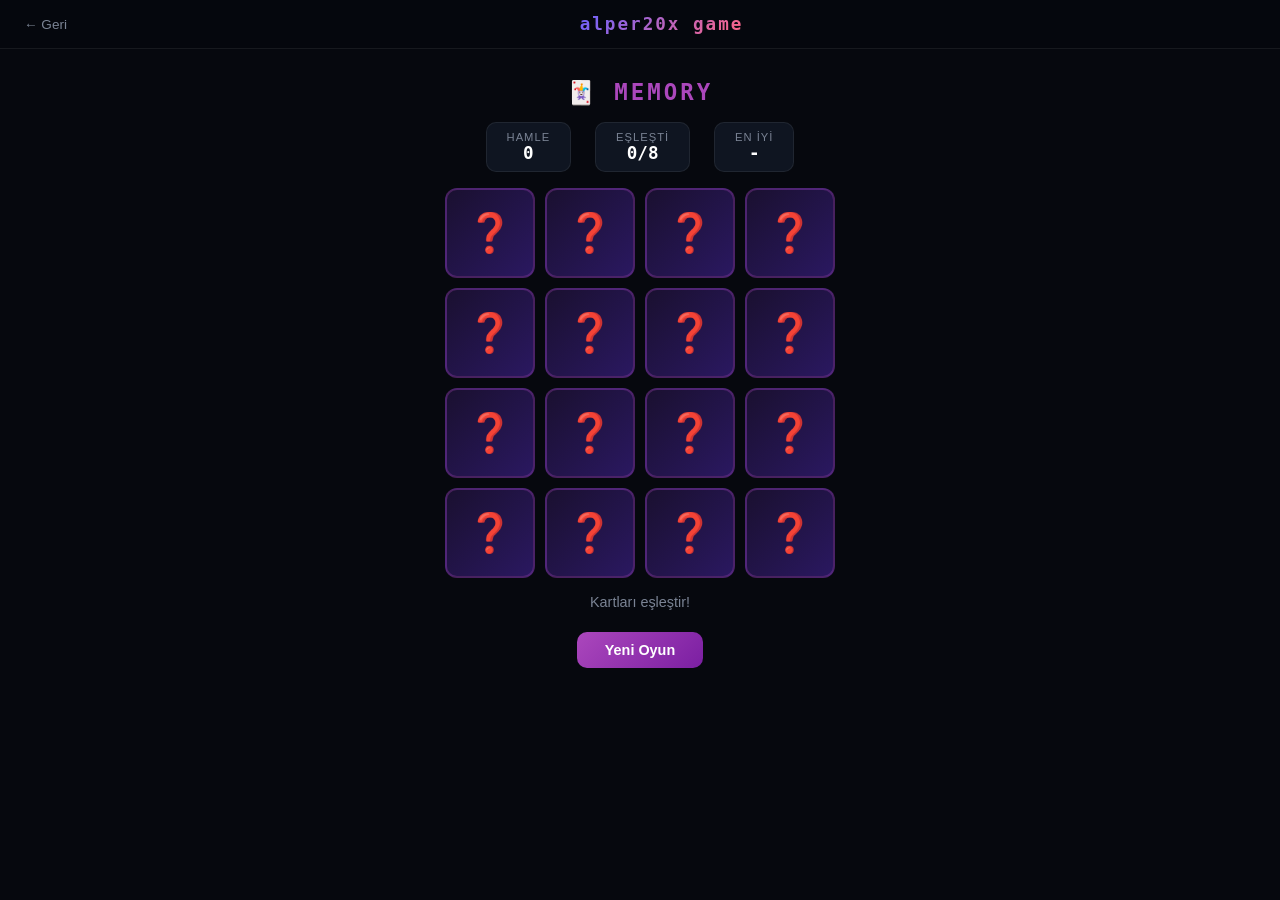
<file: memory.html>
<!DOCTYPE html>
<html lang="tr">
<head>
  <meta charset="UTF-8"/>
  <meta name="viewport" content="width=device-width,initial-scale=1.0"/>
  <title>Memory – alper20x game</title>
  <style>
    *{box-sizing:border-box;margin:0;padding:0}
    body{background:#06080e;color:#e2e8f0;font-family:'Segoe UI',sans-serif;display:flex;flex-direction:column;align-items:center;min-height:100vh}
    header{width:100%;background:rgba(6,8,14,.9);backdrop-filter:blur(16px);border-bottom:1px solid rgba(255,255,255,.07);padding:14px 24px;display:flex;align-items:center;justify-content:space-between}
    .logo{font-family:monospace;font-weight:900;font-size:1.1rem;background:linear-gradient(135deg,#6c63ff,#ff6584);-webkit-background-clip:text;-webkit-text-fill-color:transparent;background-clip:text;letter-spacing:2px}
    .back{color:#7a8394;text-decoration:none;font-size:.85rem}.back:hover{color:#fff}
    .wrap{display:flex;flex-direction:column;align-items:center;padding:30px 20px;gap:16px;flex:1}
    h1{font-family:monospace;font-size:1.4rem;letter-spacing:3px;color:#ab47bc}
    .info{display:flex;gap:24px}
    .panel{background:#0f1521;border:1px solid rgba(255,255,255,.07);border-radius:10px;padding:8px 20px;text-align:center}
    .panel label{font-size:.7rem;color:#7a8394;display:block;letter-spacing:1px}
    .panel b{font-size:1.1rem;color:#fff;font-family:monospace}
    #grid{display:grid;grid-template-columns:repeat(4,90px);gap:10px}
    .card{width:90px;height:90px;border-radius:12px;cursor:pointer;position:relative;transform-style:preserve-3d;transition:transform .4s;user-select:none}
    .card.flipped{transform:rotateY(180deg)}
    .card.matched{transform:rotateY(180deg);opacity:.65;cursor:default}
    .front,.back-face{position:absolute;inset:0;border-radius:12px;display:flex;align-items:center;justify-content:center;backface-visibility:hidden;font-size:2.4rem}
    .front{background:linear-gradient(135deg,#1a1030,#2a1860);border:2px solid rgba(171,71,188,.3)}
    .back-face{background:linear-gradient(135deg,#1a1030,#3a0a4a);border:2px solid rgba(171,71,188,.5);transform:rotateY(180deg)}
    #msg{font-size:.9rem;color:#7a8394;text-align:center;min-height:22px}
    .btn{background:linear-gradient(135deg,#ab47bc,#7b1fa2);color:#fff;border:none;padding:10px 28px;border-radius:10px;font-size:.9rem;font-weight:700;cursor:pointer}.btn:hover{opacity:.85}
  </style>
</head>
<body>
<header>
  <a class="back" href="index.html">← Geri</a>
  <div class="logo">alper20x game</div>
  <div></div>
</header>
<div class="wrap">
  <h1>🃏 MEMORY</h1>
  <div class="info">
    <div class="panel"><label>HAMLE</label><b id="moves">0</b></div>
    <div class="panel"><label>EŞLEŞTİ</label><b id="matched">0/8</b></div>
    <div class="panel"><label>EN İYİ</label><b id="best">-</b></div>
  </div>
  <div id="grid"></div>
  <div id="msg">Kartları eşleştir!</div>
  <button class="btn" id="newBtn">Yeni Oyun</button>
</div>
<script>
const EMOJIS=['🦊','🐬','🌈','⚡','🍕','💎','🚀','🎮'];
let cards,flipped=[],moves,matched,best=Infinity,locked;
function shuffle(a){for(let i=a.length-1;i>0;i--){const j=Math.floor(Math.random()*(i+1));[a[i],a[j]]=[a[j],a[i]];}return a;}
function init(){
  moves=0;matched=0;flipped=[];locked=false;
  document.getElementById('moves').textContent=0;
  document.getElementById('matched').textContent='0/8';
  document.getElementById('msg').textContent='Kartları eşleştir!';
  const vals=shuffle([...EMOJIS,...EMOJIS]);
  const grid=document.getElementById('grid');grid.innerHTML='';
  cards=vals.map((v,i)=>{
    const c=document.createElement('div');c.className='card';c.innerHTML=`<div class="front">❓</div><div class="back-face">${v}</div>`;
    c.dataset.val=v;c.dataset.idx=i;
    c.addEventListener('click',()=>flip(c));
    grid.appendChild(c);return c;
  });
}
function flip(c){
  if(locked||c.classList.contains('flipped')||c.classList.contains('matched'))return;
  c.classList.add('flipped');flipped.push(c);
  if(flipped.length===2){
    locked=true;moves++;document.getElementById('moves').textContent=moves;
    setTimeout(()=>{
      if(flipped[0].dataset.val===flipped[1].dataset.val){
        flipped.forEach(f=>f.classList.add('matched'));matched++;
        document.getElementById('matched').textContent=matched+'/8';
        if(matched===8){if(moves<best)best=moves;document.getElementById('best').textContent=best+'hml';document.getElementById('msg').textContent='Tebrikler! '+moves+' hamlede bitirdin!';}
      } else flipped.forEach(f=>f.classList.remove('flipped'));
      flipped=[];locked=false;
    },800);
  }
}
document.getElementById('newBtn').addEventListener('click',init);
init();
</script>
</body>
</html>
</file>
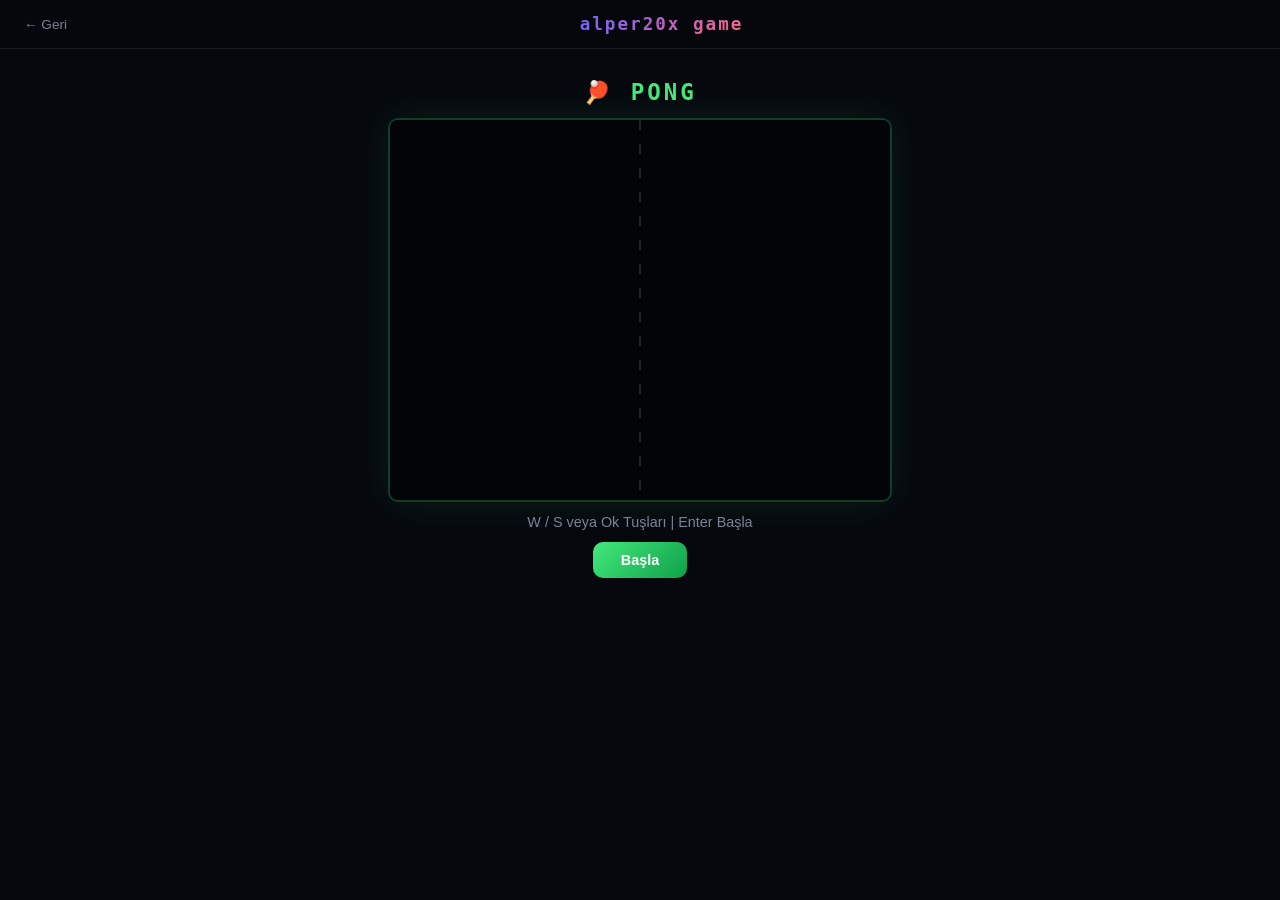
<file: pong.html>
<!DOCTYPE html>
<html lang="tr">
<head>
  <meta charset="UTF-8"/>
  <meta name="viewport" content="width=device-width,initial-scale=1.0"/>
  <title>Pong – alper20x game</title>
  <style>
    *{box-sizing:border-box;margin:0;padding:0}
    body{background:#06080e;color:#e2e8f0;font-family:'Segoe UI',sans-serif;display:flex;flex-direction:column;align-items:center;min-height:100vh}
    header{width:100%;background:rgba(6,8,14,.9);backdrop-filter:blur(16px);border-bottom:1px solid rgba(255,255,255,.07);padding:14px 24px;display:flex;align-items:center;justify-content:space-between}
    .logo{font-family:monospace;font-weight:900;font-size:1.1rem;background:linear-gradient(135deg,#6c63ff,#ff6584);-webkit-background-clip:text;-webkit-text-fill-color:transparent;background-clip:text;letter-spacing:2px}
    .back{color:#7a8394;text-decoration:none;font-size:.85rem}.back:hover{color:#fff}
    .wrap{display:flex;flex-direction:column;align-items:center;padding:30px 20px;gap:12px;flex:1}
    h1{font-family:monospace;font-size:1.4rem;letter-spacing:3px;color:#43e97b}
    canvas{border:2px solid rgba(67,233,123,.25);border-radius:10px;background:#020408;box-shadow:0 0 40px rgba(67,233,123,.1)}
    #msg{font-size:.9rem;color:#7a8394;text-align:center}
    .btn{background:linear-gradient(135deg,#43e97b,#0fa04a);color:#fff;border:none;padding:10px 28px;border-radius:10px;font-size:.9rem;font-weight:700;cursor:pointer}.btn:hover{opacity:.85}
  </style>
</head>
<body>
<header>
  <a class="back" href="index.html">← Geri</a>
  <div class="logo">alper20x game</div>
  <div></div>
</header>
<div class="wrap">
  <h1>🏓 PONG</h1>
  <canvas id="c" width="500" height="380"></canvas>
  <div id="msg">W / S veya Ok Tuşları | Enter Başla</div>
  <button class="btn" id="startBtn">Başla</button>
</div>
<script>
const cv=document.getElementById('c'),ctx=cv.getContext('2d');
const W=500,H=380,PW=10,PH=70,BL=6;
let p1,p2,ball,score1,score2,state='idle',keys={};
function reset(){ball={x:W/2,y:H/2,vx:(Math.random()>0.5?1:-1)*4,vy:(Math.random()-.5)*5,r:BL};}
function init(){p1={x:14,y:H/2-PH/2,dy:0};p2={x:W-14-PW,y:H/2-PH/2,dy:0};score1=0;score2=0;reset();state='play';}
let aiY=H/2;
function update(){
  if(keys['w']||keys['W']||keys['ArrowUp'])p1.y=Math.max(0,p1.y-6);
  if(keys['s']||keys['S']||keys['ArrowDown'])p1.y=Math.min(H-PH,p1.y+6);
  aiY+=(ball.y-PH/2-aiY)*.07;p2.y=Math.max(0,Math.min(H-PH,aiY));
  ball.x+=ball.vx;ball.y+=ball.vy;
  if(ball.y-ball.r<0){ball.y=ball.r;ball.vy*=-1;}
  if(ball.y+ball.r>H){ball.y=H-ball.r;ball.vy*=-1;}
  if(ball.x-ball.r<p1.x+PW&&ball.y>p1.y&&ball.y<p1.y+PH&&ball.vx<0){ball.vx=Math.abs(ball.vx)*1.05;ball.vy+=((ball.y-(p1.y+PH/2))/PH)*4;ball.x=p1.x+PW+ball.r;}
  if(ball.x+ball.r>p2.x&&ball.y>p2.y&&ball.y<p2.y+PH&&ball.vx>0){ball.vx=-Math.abs(ball.vx)*1.05;ball.vy+=((ball.y-(p2.y+PH/2))/PH)*4;ball.x=p2.x-ball.r;}
  ball.vx=Math.max(-9,Math.min(9,ball.vx));ball.vy=Math.max(-8,Math.min(8,ball.vy));
  if(ball.x<0){score2++;reset();}if(ball.x>W){score1++;reset();}
  if(score1>=7||score2>=7)state='over';
}
function draw(){
  ctx.fillStyle='#020408';ctx.fillRect(0,0,W,H);
  ctx.setLineDash([10,14]);ctx.strokeStyle='rgba(255,255,255,.12)';ctx.lineWidth=2;ctx.beginPath();ctx.moveTo(W/2,0);ctx.lineTo(W/2,H);ctx.stroke();ctx.setLineDash([]);
  ctx.fillStyle='rgba(255,255,255,.85)';ctx.fillRect(p1.x,p1.y,PW,PH);ctx.fillRect(p2.x,p2.y,PW,PH);
  const bg=ctx.createRadialGradient(ball.x,ball.y,1,ball.x,ball.y,ball.r);bg.addColorStop(0,'#fff');bg.addColorStop(1,'#43e97b');
  ctx.beginPath();ctx.arc(ball.x,ball.y,ball.r,0,Math.PI*2);ctx.fillStyle=bg;ctx.fill();
  ctx.fillStyle='#fff';ctx.font='bold 36px monospace';ctx.textAlign='center';ctx.fillText(score1,W/2-60,44);ctx.fillText(score2,W/2+60,44);
  ctx.font='11px monospace';ctx.fillStyle='#7a8394';ctx.fillText('SEN',W/2-60,60);ctx.fillText('AI',W/2+60,60);
  if(state==='idle'){ctx.fillStyle='rgba(0,0,0,.55)';ctx.fillRect(0,0,W,H);ctx.fillStyle='#43e97b';ctx.font='bold 28px monospace';ctx.textAlign='center';ctx.fillText('PONG',W/2,H/2-20);ctx.fillStyle='#fff';ctx.font='15px monospace';ctx.fillText('W/S veya Ok Tuşları',W/2,H/2+12);ctx.fillText('7 sayı kazanır',W/2,H/2+34);}
  if(state==='over'){ctx.fillStyle='rgba(0,0,0,.6)';ctx.fillRect(0,0,W,H);ctx.fillStyle=score1>score2?'#43e97b':'#ff6584';ctx.font='bold 26px monospace';ctx.textAlign='center';ctx.fillText(score1>score2?'KAZANDIN!':'KAYBETTİN!',W/2,H/2-20);ctx.fillStyle='#fff';ctx.font='14px monospace';ctx.fillText(score1+' - '+score2,W/2,H/2+10);ctx.font='13px monospace';ctx.fillStyle='#7a8394';ctx.fillText('Tekrar için Başla',W/2,H/2+38);}
}
function loop(){if(state==='play')update();draw();requestAnimationFrame(loop);}
document.addEventListener('keydown',e=>{keys[e.key]=true;if(e.key==='Enter'){if(state!=='play')init();}if(['ArrowUp','ArrowDown'].includes(e.key))e.preventDefault();});
document.addEventListener('keyup',e=>{keys[e.key]=false;});
document.getElementById('startBtn').addEventListener('click',init);
loop();
</script>
</body>
</html>
</file>
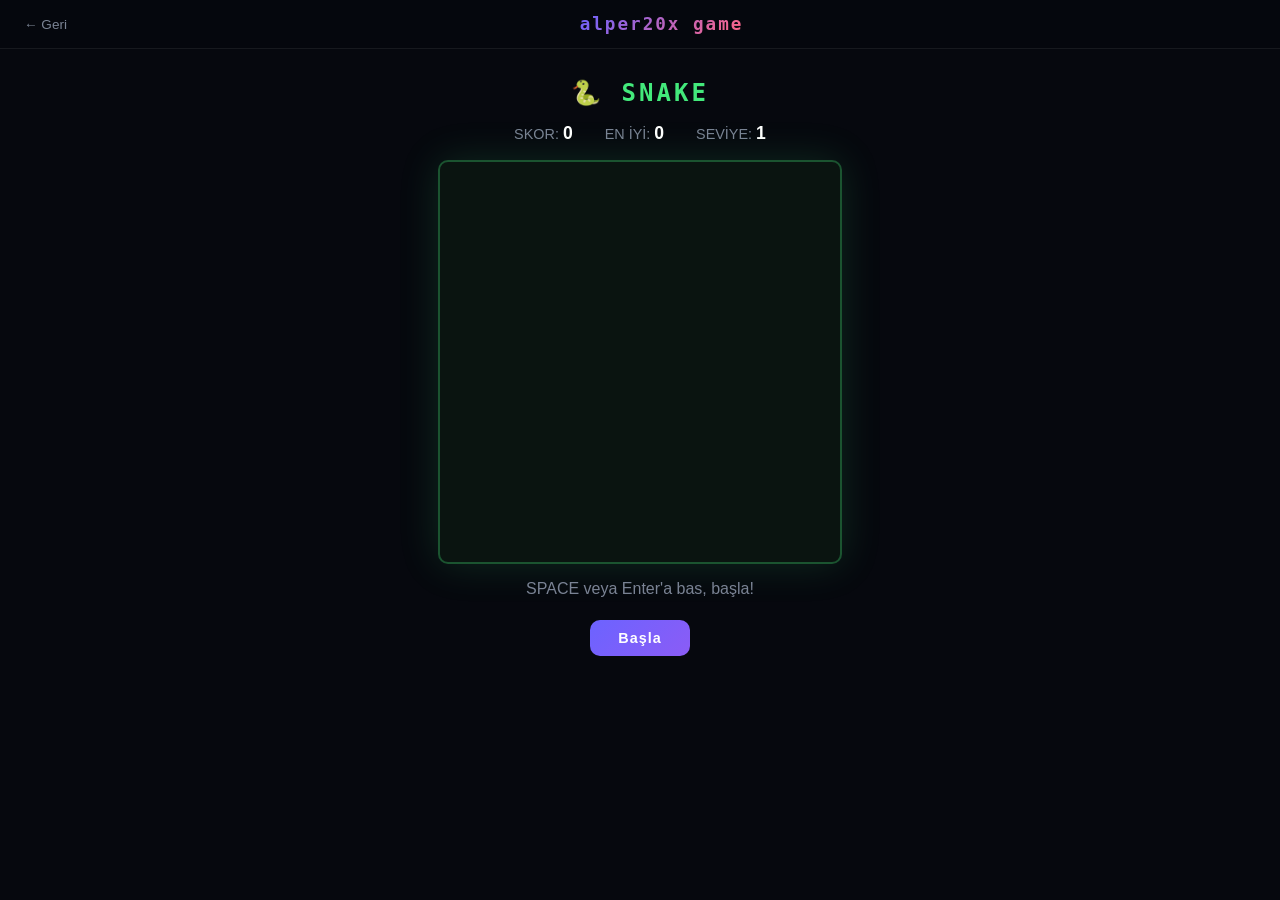
<file: snake.html>
<!DOCTYPE html>
<html lang="tr">
<head>
  <meta charset="UTF-8"/>
  <meta name="viewport" content="width=device-width,initial-scale=1.0"/>
  <title>Snake – alper20x game</title>
  <style>
    *{box-sizing:border-box;margin:0;padding:0}
    body{background:#06080e;color:#e2e8f0;font-family:'Segoe UI',sans-serif;display:flex;flex-direction:column;align-items:center;min-height:100vh}
    header{width:100%;background:rgba(6,8,14,.9);backdrop-filter:blur(16px);border-bottom:1px solid rgba(255,255,255,.07);padding:14px 24px;display:flex;align-items:center;justify-content:space-between}
    .logo{font-family:monospace;font-weight:900;font-size:1.1rem;background:linear-gradient(135deg,#6c63ff,#ff6584);-webkit-background-clip:text;-webkit-text-fill-color:transparent;background-clip:text;letter-spacing:2px}
    .back{color:#7a8394;text-decoration:none;font-size:.85rem;transition:color .2s}.back:hover{color:#fff}
    .game-wrap{display:flex;flex-direction:column;align-items:center;padding:30px 20px;gap:16px;flex:1}
    h1{font-family:monospace;font-size:1.5rem;letter-spacing:3px;color:#43e97b}
    #info{display:flex;gap:32px;font-size:.9rem;color:#7a8394}
    #info span b{color:#fff;font-size:1.1rem}
    canvas{border:2px solid rgba(67,233,123,.3);border-radius:10px;background:#0a1410;box-shadow:0 0 40px rgba(67,233,123,.15)}
    #msg{font-size:1rem;color:#7a8394;text-align:center;min-height:24px}
    .btn{background:linear-gradient(135deg,#6c63ff,#8b5cf6);color:#fff;border:none;padding:10px 28px;border-radius:10px;font-size:.9rem;font-weight:700;cursor:pointer;letter-spacing:1px;transition:opacity .2s}.btn:hover{opacity:.85}
  </style>
</head>
<body>
<header>
  <a class="back" href="index.html">← Geri</a>
  <div class="logo">alper20x game</div>
  <div></div>
</header>
<div class="game-wrap">
  <h1>🐍 SNAKE</h1>
  <div id="info"><span>SKOR: <b id="score">0</b></span><span>EN İYİ: <b id="best">0</b></span><span>SEVİYE: <b id="lvl">1</b></span></div>
  <canvas id="c" width="400" height="400"></canvas>
  <div id="msg">SPACE veya Enter'a bas, başla!</div>
  <button class="btn" id="startBtn">Başla</button>
</div>
<script>
const cv=document.getElementById('c'),ctx=cv.getContext('2d');
const SZ=20,COLS=20,ROWS=20;
let snake,dir,next,food,score,best=0,lvl,running,loop;
function init(){
  snake=[{x:10,y:10},{x:9,y:10},{x:8,y:10}];
  dir={x:1,y:0};next={x:1,y:0};
  score=0;lvl=1;
  placeFood();update();
  running=false;
  document.getElementById('msg').textContent='SPACE veya Enter\'a bas, başla!';
}
function placeFood(){
  do{food={x:Math.floor(Math.random()*COLS),y:Math.floor(Math.random()*ROWS)}}
  while(snake.some(s=>s.x===food.x&&s.y===food.y));
}
function step(){
  dir=next;
  const head={x:snake[0].x+dir.x,y:snake[0].y+dir.y};
  if(head.x<0||head.x>=COLS||head.y<0||head.y>=ROWS||snake.some(s=>s.x===head.x&&s.y===head.y)){
    running=false;clearInterval(loop);
    document.getElementById('msg').textContent='Oyun bitti! Tekrar başlamak için Başla\'ya bas.';
    return;
  }
  snake.unshift(head);
  if(head.x===food.x&&head.y===food.y){
    score+=10;lvl=Math.floor(score/50)+1;
    document.getElementById('score').textContent=score;
    document.getElementById('lvl').textContent=lvl;
    if(score>best){best=score;document.getElementById('best').textContent=best;}
    placeFood();
    clearInterval(loop);loop=setInterval(step,Math.max(60,200-lvl*15));
  } else snake.pop();
  draw();
}
function draw(){
  ctx.fillStyle='#0a1410';ctx.fillRect(0,0,400,400);
  ctx.fillStyle='rgba(67,233,123,.05)';
  for(let x=0;x<COLS;x++)for(let y=0;y<ROWS;y++)if((x+y)%2===0)ctx.fillRect(x*SZ,y*SZ,SZ,SZ);
  snake.forEach((s,i)=>{
    const g=ctx.createRadialGradient(s.x*SZ+SZ/2,s.y*SZ+SZ/2,1,s.x*SZ+SZ/2,s.y*SZ+SZ/2,SZ/2);
    g.addColorStop(0,i===0?'#7fffb0':'#43e97b');g.addColorStop(1,i===0?'#43e97b':'#1a7a40');
    ctx.fillStyle=g;ctx.beginPath();ctx.roundRect(s.x*SZ+1,s.y*SZ+1,SZ-2,SZ-2,4);ctx.fill();
  });
  const fg=ctx.createRadialGradient(food.x*SZ+SZ/2,food.y*SZ+SZ/2,1,food.x*SZ+SZ/2,food.y*SZ+SZ/2,SZ/2);
  fg.addColorStop(0,'#ff8fa0');fg.addColorStop(1,'#ff6584');
  ctx.fillStyle=fg;ctx.beginPath();ctx.arc(food.x*SZ+SZ/2,food.y*SZ+SZ/2,SZ/2-2,0,Math.PI*2);ctx.fill();
}
function start(){
  if(running)return;
  init();running=true;
  document.getElementById('msg').textContent='';
  loop=setInterval(step,200);
}
document.getElementById('startBtn').addEventListener('click',start);
document.addEventListener('keydown',e=>{
  if(e.key===' '||e.key==='Enter'){if(!running)start();return;}
  if(!running)return;
  const map={ArrowUp:{x:0,y:-1},ArrowDown:{x:0,y:1},ArrowLeft:{x:-1,y:0},ArrowRight:{x:1,y:0}};
  const d=map[e.key];
  if(d&&!(d.x===-dir.x&&d.y===-dir.y)){next=d;e.preventDefault();}
});
init();draw();
</script>
</body>
</html>
</file>
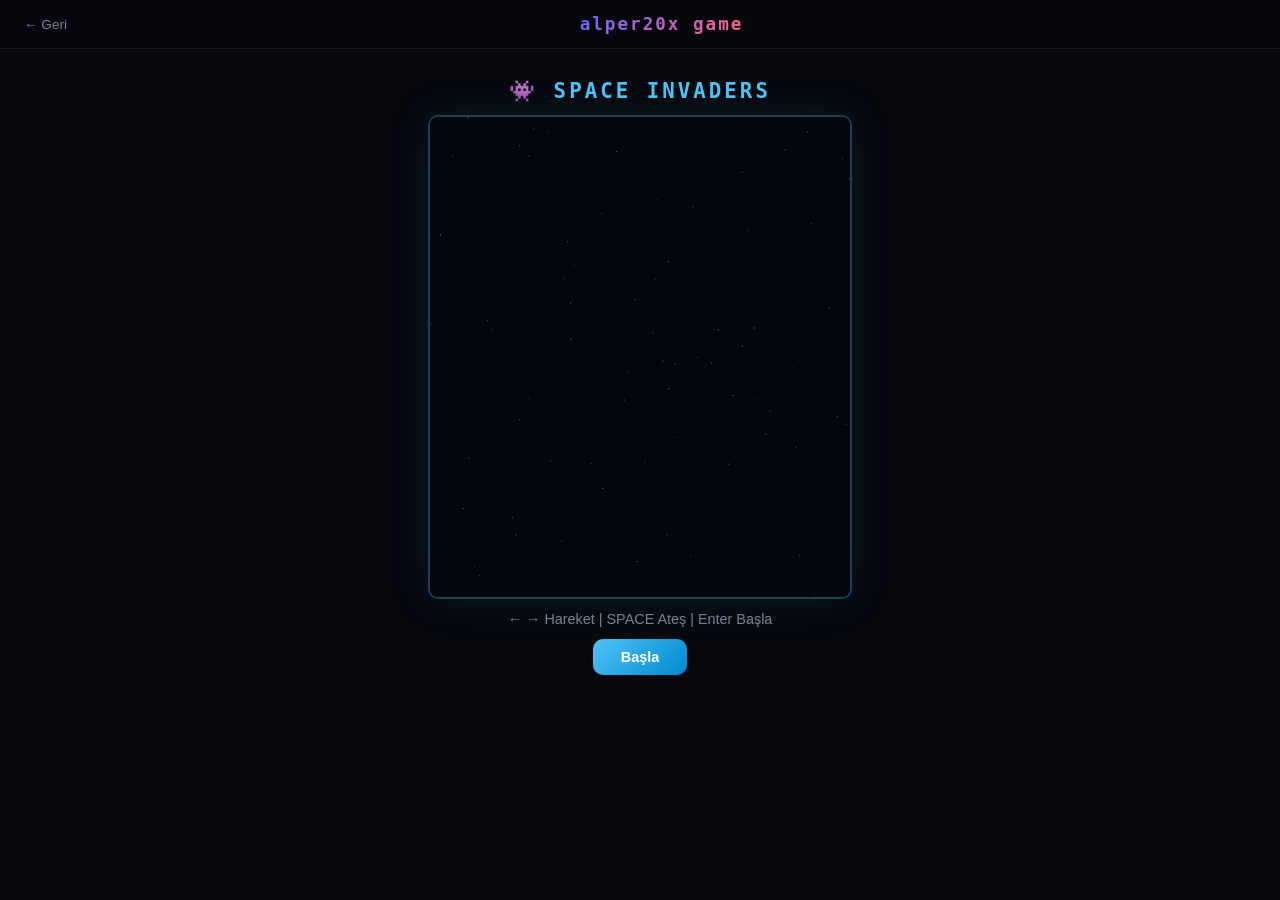
<file: spaceinvaders.html>
<!DOCTYPE html>
<html lang="tr">
<head>
  <meta charset="UTF-8"/>
  <meta name="viewport" content="width=device-width,initial-scale=1.0"/>
  <title>Space Invaders – alper20x game</title>
  <style>
    *{box-sizing:border-box;margin:0;padding:0}
    body{background:#06080e;color:#e2e8f0;font-family:'Segoe UI',sans-serif;display:flex;flex-direction:column;align-items:center;min-height:100vh}
    header{width:100%;background:rgba(6,8,14,.9);backdrop-filter:blur(16px);border-bottom:1px solid rgba(255,255,255,.07);padding:14px 24px;display:flex;align-items:center;justify-content:space-between}
    .logo{font-family:monospace;font-weight:900;font-size:1.1rem;background:linear-gradient(135deg,#6c63ff,#ff6584);-webkit-background-clip:text;-webkit-text-fill-color:transparent;background-clip:text;letter-spacing:2px}
    .back{color:#7a8394;text-decoration:none;font-size:.85rem}.back:hover{color:#fff}
    .wrap{display:flex;flex-direction:column;align-items:center;padding:30px 20px;gap:12px;flex:1}
    h1{font-family:monospace;font-size:1.3rem;letter-spacing:3px;color:#4fc3f7}
    canvas{border:2px solid rgba(79,195,247,.3);border-radius:10px;background:#04060e;box-shadow:0 0 40px rgba(79,195,247,.1)}
    #msg{font-size:.9rem;color:#7a8394;text-align:center}
    .btn{background:linear-gradient(135deg,#4fc3f7,#0288d1);color:#fff;border:none;padding:10px 28px;border-radius:10px;font-size:.9rem;font-weight:700;cursor:pointer}.btn:hover{opacity:.85}
  </style>
</head>
<body>
<header>
  <a class="back" href="index.html">← Geri</a>
  <div class="logo">alper20x game</div>
  <div></div>
</header>
<div class="wrap">
  <h1>👾 SPACE INVADERS</h1>
  <canvas id="c" width="420" height="480"></canvas>
  <div id="msg">← → Hareket | SPACE Ateş | Enter Başla</div>
  <button class="btn" id="startBtn">Başla</button>
</div>
<script>
const cv=document.getElementById('c'),ctx=cv.getContext('2d');
const W=420,H=480;
let player,aliens,bullets,enemyBullets,score,best=0,lives,state='idle',alienDir,alienMoveTimer,alienShootTimer,wave;
const EMOJIS=['👾','👽','🤖'];
function makeAliens(){
  const a=[];
  for(let r=0;r<4;r++)for(let c=0;c<9;c++)a.push({x:40+c*42,y:60+r*40,alive:true,type:Math.min(r,2)});
  return a;
}
function init(){
  player={x:W/2-20,w:40,y:440};bullets=[];enemyBullets=[];score=0;lives=3;wave=1;
  aliens=makeAliens();alienDir=1;alienMoveTimer=0;alienShootTimer=0;state='play';
  document.getElementById('msg').textContent='';
}
let keys={};
document.addEventListener('keydown',e=>{
  keys[e.key]=true;
  if(e.key==='Enter'){if(state!=='play')init();}
  if(e.key===' '){e.preventDefault();if(state==='play'&&bullets.length<3)bullets.push({x:player.x+player.w/2,y:player.y,vy:-8});}
});
document.addEventListener('keyup',e=>{keys[e.key]=false;});
function update(){
  if(keys['ArrowLeft'])player.x=Math.max(0,player.x-5);
  if(keys['ArrowRight'])player.x=Math.min(W-player.w,player.x+5);
  bullets=bullets.filter(b=>{b.y+=b.vy;return b.y>0;});
  enemyBullets=enemyBullets.filter(b=>{b.y+=b.vy;return b.y<H;});
  alienMoveTimer++;
  const alive=aliens.filter(a=>a.alive);
  const spd=Math.max(4,8-wave);
  if(alienMoveTimer>spd){
    alienMoveTimer=0;
    let hit=false;
    alive.forEach(a=>{a.x+=alienDir*12;if(a.x<10||a.x>W-30)hit=true;});
    if(hit){alienDir*=-1;alive.forEach(a=>{a.y+=18;});}
  }
  alienShootTimer++;
  if(alienShootTimer>40){alienShootTimer=0;if(alive.length){const a=alive[Math.floor(Math.random()*alive.length)];enemyBullets.push({x:a.x+12,y:a.y+20,vy:4});}}
  bullets.forEach(b=>{
    aliens.forEach(a=>{if(a.alive&&b.x>a.x&&b.x<a.x+26&&b.y>a.y&&b.y<a.y+26){a.alive=false;b.y=-99;score+=10*(a.type+1);if(score>best)best=score;}});
  });
  enemyBullets.forEach(b=>{if(b.x>player.x&&b.x<player.x+player.w&&b.y>player.y&&b.y<player.y+20){b.y=H+1;lives--;if(lives<=0)state='dead';}});
  if(alive.some(a=>a.y+26>player.y))state='dead';
  if(alive.length===0){wave++;aliens=makeAliens();alienDir=1;}
}
function draw(){
  ctx.fillStyle='#04060e';ctx.fillRect(0,0,W,H);
  for(let i=0;i<80;i++){ctx.fillStyle=`rgba(255,255,255,${Math.random()*.4+.1})`;ctx.fillRect(Math.random()*W,Math.random()*H,1,1);}
  aliens.forEach(a=>{if(!a.alive)return;ctx.font='22px serif';ctx.textAlign='left';ctx.fillText(EMOJIS[a.type],a.x,a.y+22);});
  const pg=ctx.createLinearGradient(player.x,0,player.x+player.w,0);pg.addColorStop(0,'#4fc3f7');pg.addColorStop(1,'#0288d1');
  ctx.fillStyle=pg;ctx.fillRect(player.x,player.y,player.w,18);ctx.fillRect(player.x+14,player.y-10,12,12);
  bullets.forEach(b=>{ctx.fillStyle='#43e97b';ctx.fillRect(b.x-2,b.y,4,12);});
  enemyBullets.forEach(b=>{ctx.fillStyle='#ff6584';ctx.fillRect(b.x-2,b.y,4,10);});
  ctx.fillStyle='#fff';ctx.font='14px monospace';ctx.textAlign='left';ctx.fillText('SKOR: '+score,8,22);
  ctx.textAlign='center';ctx.fillText('EN İYİ: '+best,W/2,22);ctx.fillText('DALGA: '+wave,W/2,40);
  ctx.textAlign='right';ctx.fillText('CAN: '+lives,W-8,22);
  if(state==='idle'){ctx.fillStyle='rgba(0,0,0,.6)';ctx.fillRect(0,0,W,H);ctx.fillStyle='#4fc3f7';ctx.font='bold 26px monospace';ctx.textAlign='center';ctx.fillText('SPACE INVADERS',W/2,H/2-20);ctx.fillStyle='#fff';ctx.font='14px monospace';ctx.fillText('Enter veya Başla düğmesi',W/2,H/2+14);}
  if(state==='dead'){ctx.fillStyle='rgba(0,0,0,.6)';ctx.fillRect(0,0,W,H);ctx.fillStyle='#ff6584';ctx.font='bold 26px monospace';ctx.textAlign='center';ctx.fillText('GAME OVER',W/2,H/2-30);ctx.fillStyle='#fff';ctx.font='16px monospace';ctx.fillText('Skor: '+score,W/2,H/2+4);ctx.font='13px monospace';ctx.fillStyle='#7a8394';ctx.fillText('Enter veya Başla',W/2,H/2+34);}
}
function loop(){if(state==='play')update();draw();requestAnimationFrame(loop);}
document.getElementById('startBtn').addEventListener('click',init);
loop();
</script>
</body>
</html>
</file>
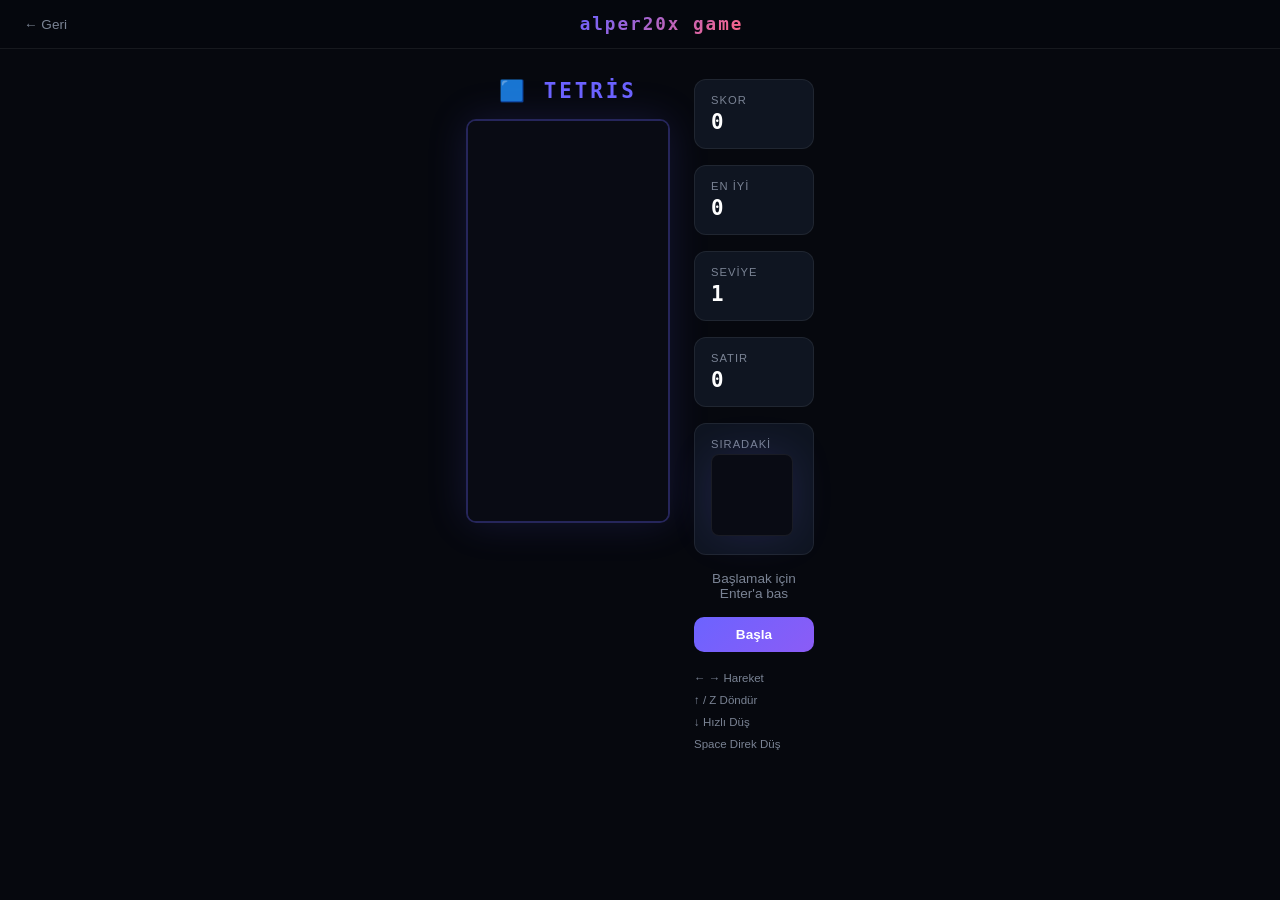
<file: tetris.html>
<!DOCTYPE html>
<html lang="tr">
<head>
  <meta charset="UTF-8"/>
  <meta name="viewport" content="width=device-width,initial-scale=1.0"/>
  <title>Tetris – alper20x game</title>
  <style>
    *{box-sizing:border-box;margin:0;padding:0}
    body{background:#06080e;color:#e2e8f0;font-family:'Segoe UI',sans-serif;display:flex;flex-direction:column;align-items:center;min-height:100vh}
    header{width:100%;background:rgba(6,8,14,.9);backdrop-filter:blur(16px);border-bottom:1px solid rgba(255,255,255,.07);padding:14px 24px;display:flex;align-items:center;justify-content:space-between}
    .logo{font-family:monospace;font-weight:900;font-size:1.1rem;background:linear-gradient(135deg,#6c63ff,#ff6584);-webkit-background-clip:text;-webkit-text-fill-color:transparent;background-clip:text;letter-spacing:2px}
    .back{color:#7a8394;text-decoration:none;font-size:.85rem}.back:hover{color:#fff}
    .wrap{display:flex;align-items:flex-start;gap:24px;padding:30px 20px;flex:1}
    h1{font-family:monospace;font-size:1.3rem;letter-spacing:3px;color:#6c63ff;margin-bottom:16px;text-align:center}
    canvas{border:2px solid rgba(108,99,255,.3);border-radius:10px;background:#090b14;box-shadow:0 0 40px rgba(108,99,255,.15)}
    .side{display:flex;flex-direction:column;gap:16px;min-width:120px}
    .panel{background:#0f1521;border:1px solid rgba(255,255,255,.07);border-radius:12px;padding:14px 16px}
    .panel label{font-size:.7rem;color:#7a8394;text-transform:uppercase;letter-spacing:1px;display:block;margin-bottom:4px}
    .panel b{font-size:1.3rem;color:#fff;font-family:monospace}
    #nextCv{border:1px solid rgba(255,255,255,.07);border-radius:8px;background:#090b14}
    #msg{font-size:.85rem;color:#7a8394;text-align:center}
    .btn{background:linear-gradient(135deg,#6c63ff,#8b5cf6);color:#fff;border:none;padding:10px 20px;border-radius:10px;font-size:.85rem;font-weight:700;cursor:pointer;transition:opacity .2s;width:100%}.btn:hover{opacity:.85}
    .ctrl{font-size:.72rem;color:#7a8394;line-height:1.9}
  </style>
</head>
<body>
<header>
  <a class="back" href="index.html">← Geri</a>
  <div class="logo">alper20x game</div>
  <div></div>
</header>
<div class="wrap">
  <div>
    <h1>🟦 TETRİS</h1>
    <canvas id="c" width="200" height="400"></canvas>
  </div>
  <div class="side">
    <div class="panel"><label>Skor</label><b id="score">0</b></div>
    <div class="panel"><label>En İyi</label><b id="best">0</b></div>
    <div class="panel"><label>Seviye</label><b id="lvl">1</b></div>
    <div class="panel"><label>Satır</label><b id="lines">0</b></div>
    <div class="panel"><label>Sıradaki</label><canvas id="nextCv" width="80" height="80"></canvas></div>
    <div id="msg">Başlamak için<br>Enter'a bas</div>
    <button class="btn" id="startBtn">Başla</button>
    <div class="ctrl">← → Hareket<br>↑ / Z Döndür<br>↓ Hızlı Düş<br>Space Direk Düş</div>
  </div>
</div>
<script>
const cv=document.getElementById('c'),ctx=cv.getContext('2d');
const nc=document.getElementById('nextCv'),nctx=nc.getContext('2d');
const W=10,H=20,SZ=20;
const SHAPES=[
  [[1,1,1,1]],
  [[1,1],[1,1]],
  [[0,1,0],[1,1,1]],
  [[1,0,0],[1,1,1]],
  [[0,0,1],[1,1,1]],
  [[0,1,1],[1,1,0]],
  [[1,1,0],[0,1,1]]
];
const COLORS=['#00f0f0','#f0f000','#a000f0','#f0a000','#0000f0','#00f000','#f00000'];
let board,piece,next,score,best=0,lvl,lines,running,loop,held=false;
function newBoard(){return Array.from({length:H},()=>new Array(W).fill(0))}
function randPiece(){const i=Math.floor(Math.random()*7);return{shape:SHAPES[i],color:COLORS[i],x:3,y:0}}
function rotate(s){return s[0].map((_,i)=>s.map(r=>r[i]).reverse())}
function valid(s,ox,oy){return s.every((r,y)=>r.every((v,x)=>!v||((ox+x>=0&&ox+x<W&&oy+y<H)&&!(oy+y>=0&&board[oy+y][ox+x]))))}
function place(){
  piece.shape.forEach((r,y)=>r.forEach((v,x)=>{if(v&&piece.y+y>=0)board[piece.y+y][piece.x+x]=piece.color}));
  let cleared=0;
  for(let y=H-1;y>=0;){
    if(board[y].every(c=>c)){board.splice(y,1);board.unshift(new Array(W).fill(0));cleared++;}
    else y--;
  }
  if(cleared){const pts=[0,100,300,500,800];score+=pts[cleared]*lvl;lines+=cleared;lvl=Math.floor(lines/10)+1;
    document.getElementById('score').textContent=score;
    document.getElementById('lvl').textContent=lvl;
    document.getElementById('lines').textContent=lines;
    if(score>best){best=score;document.getElementById('best').textContent=best;}
    clearInterval(loop);loop=setInterval(tick,Math.max(50,600-lvl*50));
  }
  piece=next;next=randPiece();
  if(!valid(piece.shape,piece.x,piece.y)){running=false;clearInterval(loop);document.getElementById('msg').textContent='Oyun bitti!';}
  drawNext();
}
function drop(){if(!valid(piece.shape,piece.x,piece.y+1))place();else piece.y++;}
function hardDrop(){while(valid(piece.shape,piece.x,piece.y+1))piece.y++;place();}
function tick(){drop();draw();}
function drawNext(){
  nctx.fillStyle='#090b14';nctx.fillRect(0,0,80,80);
  const s=next.shape,ox=Math.floor((4-s[0].length)/2)*16+8,oy=Math.floor((4-s.length)/2)*16+8;
  s.forEach((r,y)=>r.forEach((v,x)=>{if(v){nctx.fillStyle=next.color;nctx.fillRect(ox+x*16+1,oy+y*16+1,14,14);}}));
}
function draw(){
  ctx.fillStyle='#090b14';ctx.fillRect(0,0,W*SZ,H*SZ);
  for(let y=0;y<H;y++)for(let x=0;x<W;x++){
    if(board[y][x]){ctx.fillStyle=board[y][x];ctx.fillRect(x*SZ+1,y*SZ+1,SZ-2,SZ-2);}
    ctx.strokeStyle='rgba(255,255,255,.03)';ctx.strokeRect(x*SZ,y*SZ,SZ,SZ);
  }
  let ghost=piece.y;while(valid(piece.shape,piece.x,ghost+1))ghost++;
  piece.shape.forEach((r,y)=>r.forEach((v,x)=>{
    if(v){ctx.fillStyle='rgba(255,255,255,.12)';ctx.fillRect(piece.x*SZ+x*SZ+1,(ghost+y)*SZ+1,SZ-2,SZ-2);}
  }));
  piece.shape.forEach((r,y)=>r.forEach((v,x)=>{
    if(v){ctx.fillStyle=piece.color;ctx.fillRect(piece.x*SZ+x*SZ+1,(piece.y+y)*SZ+1,SZ-2,SZ-2);}
  }));
}
function start(){
  board=newBoard();score=0;lvl=1;lines=0;
  piece=randPiece();next=randPiece();running=true;
  document.getElementById('score').textContent=0;document.getElementById('lvl').textContent=1;document.getElementById('lines').textContent=0;
  document.getElementById('msg').textContent='';
  clearInterval(loop);loop=setInterval(tick,600);drawNext();draw();
}
document.getElementById('startBtn').addEventListener('click',start);
document.addEventListener('keydown',e=>{
  if(e.key==='Enter'){if(!running)start();return;}
  if(!running)return;
  if(e.key==='ArrowLeft'&&valid(piece.shape,piece.x-1,piece.y))piece.x--;
  else if(e.key==='ArrowRight'&&valid(piece.shape,piece.x+1,piece.y))piece.x++;
  else if(e.key==='ArrowDown'){drop();}
  else if(e.key==='ArrowUp'||e.key==='z'||e.key==='Z'){const r=rotate(piece.shape);if(valid(r,piece.x,piece.y))piece.shape=r;}
  else if(e.key===' '){hardDrop();}
  else return;
  e.preventDefault();draw();
});
draw();
</script>
</body>
</html>
</file>
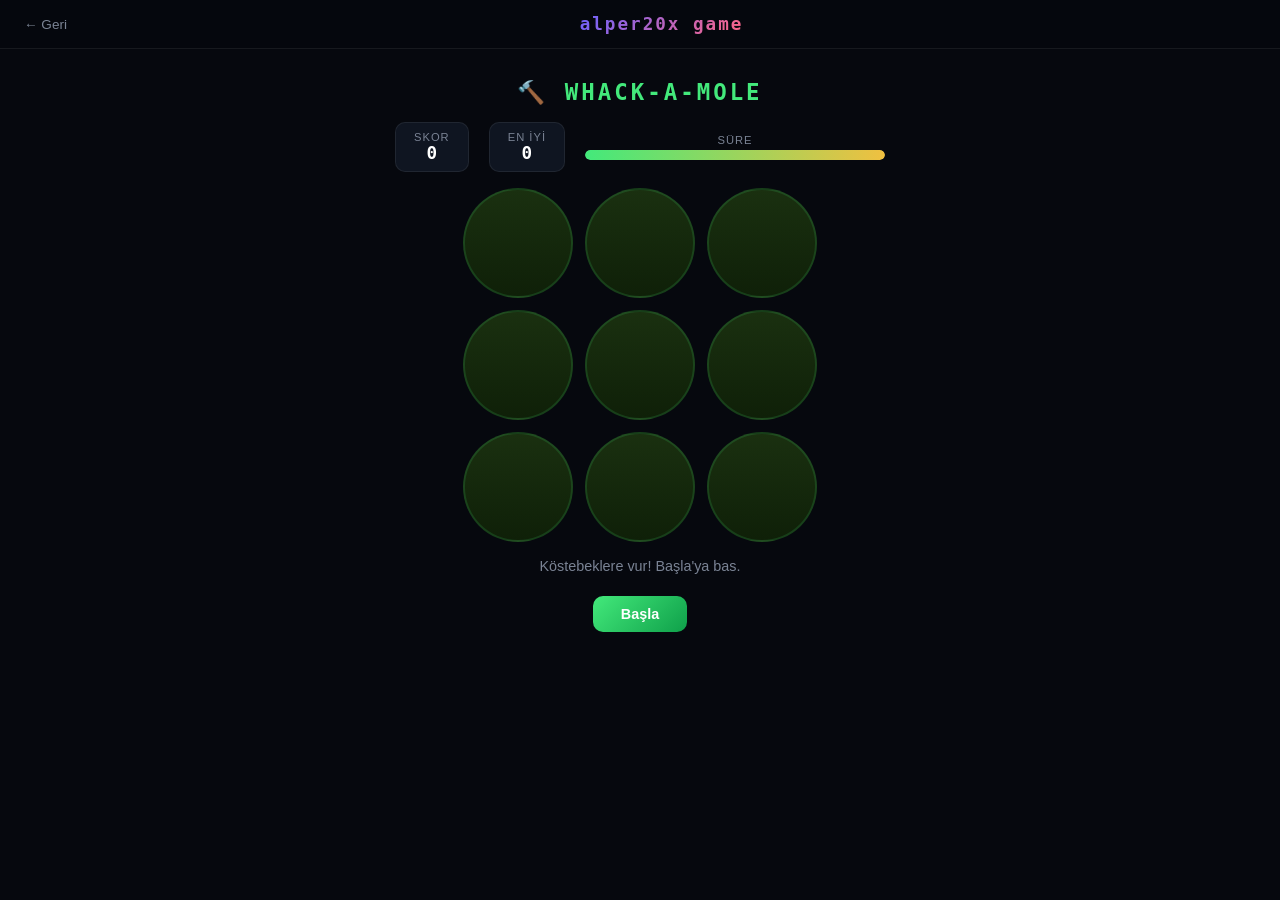
<file: whack.html>
<!DOCTYPE html>
<html lang="tr">
<head>
  <meta charset="UTF-8"/>
  <meta name="viewport" content="width=device-width,initial-scale=1.0"/>
  <title>Whack-a-Mole – alper20x game</title>
  <style>
    *{box-sizing:border-box;margin:0;padding:0}
    body{background:#06080e;color:#e2e8f0;font-family:'Segoe UI',sans-serif;display:flex;flex-direction:column;align-items:center;min-height:100vh}
    header{width:100%;background:rgba(6,8,14,.9);backdrop-filter:blur(16px);border-bottom:1px solid rgba(255,255,255,.07);padding:14px 24px;display:flex;align-items:center;justify-content:space-between}
    .logo{font-family:monospace;font-weight:900;font-size:1.1rem;background:linear-gradient(135deg,#6c63ff,#ff6584);-webkit-background-clip:text;-webkit-text-fill-color:transparent;background-clip:text;letter-spacing:2px}
    .back{color:#7a8394;text-decoration:none;font-size:.85rem}.back:hover{color:#fff}
    .wrap{display:flex;flex-direction:column;align-items:center;padding:30px 20px;gap:16px;flex:1}
    h1{font-family:monospace;font-size:1.4rem;letter-spacing:3px;color:#43e97b}
    .info{display:flex;gap:20px;align-items:center}
    .panel{background:#0f1521;border:1px solid rgba(255,255,255,.07);border-radius:10px;padding:8px 18px;text-align:center}
    .panel label{font-size:.7rem;color:#7a8394;display:block;letter-spacing:1px}
    .panel b{font-size:1.1rem;color:#fff;font-family:monospace}
    #timer-bar{width:300px;height:10px;background:rgba(255,255,255,.08);border-radius:5px;overflow:hidden}
    #timer-fill{height:100%;background:linear-gradient(90deg,#43e97b,#f0c040);border-radius:5px;transition:width .1s linear}
    #holes{display:grid;grid-template-columns:repeat(3,110px);grid-template-rows:repeat(3,110px);gap:12px}
    .hole{width:110px;height:110px;background:linear-gradient(180deg,#1a3010,#0f2008);border:2px solid rgba(67,233,123,.15);border-radius:50%;display:flex;align-items:center;justify-content:center;font-size:3rem;cursor:pointer;position:relative;overflow:hidden;transition:background .15s;user-select:none}
    .hole.active{background:linear-gradient(180deg,#2a5020,#1a3510);border-color:rgba(67,233,123,.5)}
    .hole:active{transform:scale(.94)}
    .hit-fx{position:absolute;font-size:1.1rem;font-weight:700;color:#f0c040;pointer-events:none;animation:pop .5s forwards}
    @keyframes pop{0%{opacity:1;transform:scale(1) translateY(0)}100%{opacity:0;transform:scale(1.4) translateY(-30px)}}
    #msg{font-size:.9rem;color:#7a8394;text-align:center;min-height:22px}
    .btn{background:linear-gradient(135deg,#43e97b,#0fa04a);color:#fff;border:none;padding:10px 28px;border-radius:10px;font-size:.9rem;font-weight:700;cursor:pointer}.btn:hover{opacity:.85}
  </style>
</head>
<body>
<header>
  <a class="back" href="index.html">← Geri</a>
  <div class="logo">alper20x game</div>
  <div></div>
</header>
<div class="wrap">
  <h1>🔨 WHACK-A-MOLE</h1>
  <div class="info">
    <div class="panel"><label>SKOR</label><b id="score">0</b></div>
    <div class="panel"><label>EN İYİ</label><b id="best">0</b></div>
    <div>
      <div style="font-size:.7rem;color:#7a8394;text-align:center;letter-spacing:1px;margin-bottom:4px">SÜRE</div>
      <div id="timer-bar"><div id="timer-fill" style="width:100%"></div></div>
    </div>
  </div>
  <div id="holes"></div>
  <div id="msg">Köstebeklere vur! Başla'ya bas.</div>
  <button class="btn" id="startBtn">Başla</button>
</div>
<script>
const MOLES=['🐭','🐹','🦔'];
let score,best=0,state='idle',holes=[],moleTimer,gameTimer,timeLeft,showDur;
const holesEl=document.getElementById('holes');
for(let i=0;i<9;i++){
  const h=document.createElement('div');h.className='hole';h.textContent='';
  h.addEventListener('click',()=>whack(i));
  holesEl.appendChild(h);holes.push(h);
}
function whack(i){
  if(state!=='play'||!holes[i].classList.contains('active'))return;
  holes[i].classList.remove('active');holes[i].textContent='';score+=10;
  document.getElementById('score').textContent=score;
  if(score>best){best=score;document.getElementById('best').textContent=best;}
  clearTimeout(holes[i]._timer);
  const fx=document.createElement('div');fx.className='hit-fx';fx.textContent='+10';holes[i].appendChild(fx);
  setTimeout(()=>fx.remove(),500);
}
function showMole(){
  if(state!=='play')return;
  const idx=Math.floor(Math.random()*9);
  if(!holes[idx].classList.contains('active')){
    holes[idx].classList.add('active');holes[idx].textContent=MOLES[Math.floor(Math.random()*3)];
    holes[idx]._timer=setTimeout(()=>{holes[idx].classList.remove('active');holes[idx].textContent='';},showDur);
  }
  moleTimer=setTimeout(showMole,Math.random()*600+300);
}
function tick(){
  timeLeft-=100;const pct=timeLeft/30000*100;
  document.getElementById('timer-fill').style.width=pct+'%';
  if(timeLeft<=0){endGame();}else gameTimer=setTimeout(tick,100);
}
function endGame(){
  state='over';clearTimeout(moleTimer);clearTimeout(gameTimer);
  holes.forEach(h=>{h.classList.remove('active');h.textContent='';});
  document.getElementById('msg').textContent='Oyun bitti! Skor: '+score+(score>best-10?' Harika!':'');
}
function start(){
  score=0;timeLeft=30000;showDur=900;state='play';
  document.getElementById('score').textContent=0;
  document.getElementById('timer-fill').style.width='100%';
  document.getElementById('msg').textContent='';
  holes.forEach(h=>{h.classList.remove('active');h.textContent='';});
  clearTimeout(moleTimer);clearTimeout(gameTimer);
  showMole();tick();
  setInterval(()=>{showDur=Math.max(400,showDur-20);},3000);
}
document.getElementById('startBtn').addEventListener('click',start);
</script>
</body>
</html>
</file>
<file: style.css>
*, *::before, *::after { box-sizing: border-box; margin: 0; padding: 0; }

:root {
  --bg: #060816;
  --surface: #0e1428;
  --card: #111827;
  --border: rgba(255,255,255,0.07);
  --accent: #6c63ff;
  --accent2: #ff6584;
  --accent3: #43e97b;
  --text: #e2e8f0;
  --muted: #8892a4;
}

html { scroll-behavior: smooth; }

body {
  background: var(--bg);
  color: var(--text);
  font-family: 'Inter', sans-serif;
  min-height: 100vh;
  overflow-x: hidden;
}

/* ── Background animation ── */
.bg-animation {
  position: fixed;
  inset: 0;
  pointer-events: none;
  z-index: 0;
}
.star {
  position: absolute;
  left: var(--x);
  top: var(--y);
  width: 3px; height: 3px;
  border-radius: 50%;
  background: rgba(108,99,255,0.6);
  animation: pulse var(--d) ease-in-out infinite alternate;
  box-shadow: 0 0 8px rgba(108,99,255,0.8);
}
@keyframes pulse {
  from { opacity: 0.2; transform: scale(1); }
  to   { opacity: 1;   transform: scale(2.5); }
}

/* ── CS:GO Case Styles ── */
.case-card {
  background: linear-gradient(135deg, rgba(255,255,255,0.05), rgba(255,255,255,0.02));
  border: 2px solid rgba(255,255,255,0.1);
  color: var(--text);
  padding: 20px 15px;
  border-radius: 15px;
  cursor: pointer;
  transition: all 0.3s cubic-bezier(0.4, 0, 0.2, 1);
  min-width: 120px;
  text-align: center;
  position: relative;
  overflow: hidden;
}

.case-card::before {
  content: '';
  position: absolute;
  top: 0;
  left: -100%;
  width: 100%;
  height: 100%;
  background: linear-gradient(90deg, transparent, rgba(255,215,0,0.3), transparent);
  transition: left 0.5s;
}

.case-card:hover::before {
  left: 100%;
}

.case-card:hover {
  background: linear-gradient(135deg, rgba(255,215,0,0.1), rgba(255,140,0,0.05));
  border-color: rgba(255,215,0,0.5);
  transform: translateY(-5px) scale(1.02);
  box-shadow: 0 10px 30px rgba(255,215,0,0.3);
}

.case-card.selected {
  background: linear-gradient(135deg, rgba(255,215,0,0.2), rgba(255,140,0,0.1));
  border-color: #ffd700;
  box-shadow: 0 0 30px rgba(255,215,0,0.4), inset 0 0 20px rgba(255,215,0,0.1);
  animation: pulse-glow 2s ease-in-out infinite;
}

/* Premium Case Cards */
.case-card-premium {
  background: linear-gradient(135deg, rgba(20,25,35,0.9), rgba(30,35,45,0.8));
  border: 3px solid rgba(255,215,0,0.3);
  color: #fff;
  padding: 25px 20px;
  border-radius: 20px;
  cursor: pointer;
  transition: all 0.4s cubic-bezier(0.4, 0, 0.2, 1);
  min-width: 140px;
  text-align: center;
  position: relative;
  overflow: hidden;
  box-shadow: 0 8px 25px rgba(0,0,0,0.3);
}

.case-card-premium::before {
  content: '';
  position: absolute;
  top: 0;
  left: -100%;
  width: 100%;
  height: 100%;
  background: linear-gradient(90deg, transparent, rgba(255,215,0,0.4), transparent);
  transition: left 0.6s;
}

.case-card-premium:hover::before {
  left: 100%;
}

.case-card-premium:hover {
  background: linear-gradient(135deg, rgba(255,215,0,0.15), rgba(255,140,0,0.08));
  border-color: rgba(255,215,0,0.6);
  transform: translateY(-8px) scale(1.05);
  box-shadow: 0 15px 40px rgba(255,215,0,0.4);
}

.case-card-premium.selected {
  background: linear-gradient(135deg, rgba(255,215,0,0.25), rgba(255,140,0,0.15));
  border-color: #ffd700;
  box-shadow: 0 0 40px rgba(255,215,0,0.6), inset 0 0 25px rgba(255,215,0,0.2);
  animation: premium-glow 2s ease-in-out infinite;
}

@keyframes premium-glow {
  0%, 100% { 
    box-shadow: 0 0 40px rgba(255,215,0,0.6), inset 0 0 25px rgba(255,215,0,0.2);
    border-color: #ffd700;
  }
  50% { 
    box-shadow: 0 0 60px rgba(255,215,0,0.8), inset 0 0 35px rgba(255,215,0,0.3);
    border-color: #ffed4e;
  }
}

.case-icon {
  font-size: 2.5rem;
  margin-bottom: 8px;
  filter: drop-shadow(0 2px 4px rgba(0,0,0,0.3));
}

.case-icon-premium {
  font-size: 3rem;
  margin-bottom: 12px;
  filter: drop-shadow(0 4px 8px rgba(0,0,0,0.4));
}

.case-name {
  font-size: 1rem;
  font-weight: 700;
  color: #fff;
  margin-bottom: 4px;
  font-family: 'Orbitron', sans-serif;
}

.case-name-premium {
  font-size: 1.2rem;
  font-weight: 800;
  color: #fff;
  margin-bottom: 8px;
  font-family: 'Orbitron', sans-serif;
  text-shadow: 0 2px 4px rgba(0,0,0,0.3);
}

.case-price {
  font-size: 0.85rem;
  color: #ffd700;
  font-weight: 600;
}

.case-price-premium {
  font-size: 1rem;
  color: #ffd700;
  font-weight: 700;
  text-shadow: 0 2px 4px rgba(255,215,0,0.3);
}

.open-case-btn {
  background: linear-gradient(135deg, #ffd700, #ff8c00);
  border: none;
  color: #000;
  padding: 15px 40px;
  border-radius: 50px;
  font-size: 1.1rem;
  font-weight: 700;
  cursor: pointer;
  transition: all 0.3s cubic-bezier(0.4, 0, 0.2, 1);
  position: relative;
  overflow: hidden;
  text-transform: uppercase;
  letter-spacing: 1px;
  font-family: 'Orbitron', sans-serif;
  box-shadow: 0 4px 15px rgba(255,215,0,0.3);
}

.open-case-btn::before {
  content: '';
  position: absolute;
  top: 0;
  left: -100%;
  width: 100%;
  height: 100%;
  background: linear-gradient(90deg, transparent, rgba(255,255,255,0.3), transparent);
  transition: left 0.5s;
}

.open-case-btn:hover::before {
  left: 100%;
}

.open-case-btn:hover:not(:disabled) {
  transform: translateY(-2px);
  box-shadow: 0 6px 25px rgba(255,215,0,0.5);
  background: linear-gradient(135deg, #ffed4e, #ffa500);
}

.open-case-btn:disabled {
  background: #444;
  color: #888;
  cursor: not-allowed;
  box-shadow: none;
}

.open-case-btn.spinning {
  animation: btn-spin 0.5s ease-in-out infinite;
}

/* Premium Open Case Button */
.open-case-btn-premium {
  background: linear-gradient(135deg, #ffd700, #ff6b00);
  border: 3px solid rgba(255,215,0,0.5);
  color: #000;
  padding: 20px 60px;
  border-radius: 60px;
  font-size: 1.3rem;
  font-weight: 800;
  cursor: pointer;
  transition: all 0.4s cubic-bezier(0.4, 0, 0.2, 1);
  position: relative;
  overflow: hidden;
  text-transform: uppercase;
  letter-spacing: 2px;
  font-family: 'Orbitron', sans-serif;
  box-shadow: 0 8px 25px rgba(255,215,0,0.4);
}

.open-case-btn-premium::before {
  content: '';
  position: absolute;
  top: 0;
  left: -100%;
  width: 100%;
  height: 100%;
  background: linear-gradient(90deg, transparent, rgba(255,255,255,0.4), transparent);
  transition: left 0.6s;
}

.open-case-btn-premium:hover::before {
  left: 100%;
}

.open-case-btn-premium:hover:not(:disabled) {
  transform: translateY(-3px) scale(1.05);
  box-shadow: 0 12px 35px rgba(255,215,0,0.6);
  background: linear-gradient(135deg, #ffed4e, #ff5722);
  border-color: rgba(255,215,0,0.8);
}

.open-case-btn-premium:disabled {
  background: linear-gradient(135deg, #555, #333);
  color: #999;
  cursor: not-allowed;
  box-shadow: none;
  border-color: rgba(255,255,255,0.1);
}

.open-case-btn-premium.spinning {
  animation: premium-btn-spin 0.6s ease-in-out infinite;
}

@keyframes premium-btn-spin {
  0%, 100% { transform: scale(1); }
  50% { transform: scale(0.95); }
}

@keyframes btn-spin {
  0%, 100% { transform: scale(1); }
  50% { transform: scale(0.95); }
}

.case-item {
  background: linear-gradient(135deg, rgba(255,255,255,0.05), rgba(255,255,255,0.02));
  border: 2px solid rgba(255,255,255,0.1);
  border-radius: 10px;
  padding: 10px;
  min-width: 90px;
  text-align: center;
  transition: all 0.3s ease;
  flex-shrink: 0;
  position: relative;
  overflow: hidden;
}

.case-item::before {
  content: '';
  position: absolute;
  top: 0;
  left: 0;
  right: 0;
  bottom: 0;
  background: linear-gradient(135deg, transparent, rgba(255,255,255,0.1));
  opacity: 0;
  transition: opacity 0.3s;
}

.case-item:hover::before {
  opacity: 1;
}

.case-item.winner {
  border-color: #ffd700;
  background: linear-gradient(135deg, rgba(255,215,0,0.3), rgba(255,140,0,0.1));
  animation: winner-glow 1s ease-in-out;
  transform: scale(1.1);
  z-index: 10;
}

@keyframes winner-glow {
  0%, 100% { 
    box-shadow: 0 0 20px rgba(255,215,0,0.6); 
    transform: scale(1.1);
  }
  50% { 
    box-shadow: 0 0 40px rgba(255,215,0,0.9); 
    transform: scale(1.15);
  }
}

.case-roulette {
  animation: slide-in 0.5s ease-out;
}

@keyframes slide-in {
  from { 
    transform: translateX(-100%);
    opacity: 0;
  }
  to { 
    transform: translateX(0);
    opacity: 1;
  }
}

#spinningBar.active {
  opacity: 1 !important;
  animation: bar-pulse 0.5s ease-in-out infinite;
}

@keyframes bar-pulse {
  0%, 100% { 
    opacity: 0.8;
    transform: translate(-50%, -50%) scaleY(1);
  }
  50% { 
    opacity: 1;
    transform: translate(-50%, -50%) scaleY(1.1);
  }
}

.glow-effect {
  animation: glow-pulse 3s ease-in-out infinite;
}

@keyframes glow-pulse {
  0%, 100% { opacity: 0.3; }
  50% { opacity: 0.6; }
}

/* Rarity Colors */
.rarity-common { 
  border-color: #b0c3d9; 
  background: linear-gradient(135deg, rgba(176,195,217,0.1), rgba(176,195,217,0.05));
}
.rarity-uncommon { 
  border-color: #5e98d9; 
  background: linear-gradient(135deg, rgba(94,152,217,0.1), rgba(94,152,217,0.05));
}
.rarity-rare { 
  border-color: #4b69ff; 
  background: linear-gradient(135deg, rgba(75,105,255,0.1), rgba(75,105,255,0.05));
}
.rarity-epic { 
  border-color: #8847ff; 
  background: linear-gradient(135deg, rgba(136,71,255,0.1), rgba(136,71,255,0.05));
}
.rarity-legendary { 
  border-color: #d32ce6; 
  background: linear-gradient(135deg, rgba(211,44,230,0.1), rgba(211,44,230,0.05));
}
.rarity-ancient { 
  border-color: #eb4b4b; 
  background: linear-gradient(135deg, rgba(235,75,75,0.1), rgba(235,75,75,0.05));
}
.rarity-immortal { 
  border-color: #e4ae39; 
  background: linear-gradient(135deg, rgba(228,174,57,0.1), rgba(228,174,57,0.05));
}

/* Particle Effects */
.particle {
  position: absolute;
  pointer-events: none;
  animation: particle-float 2s ease-out forwards;
}

@keyframes particle-float {
  0% {
    transform: translate(0, 0) scale(1);
    opacity: 1;
  }
  100% {
    transform: translate(var(--x), var(--y)) scale(0);
    opacity: 0;
  }
}

/* Result Animation */
.result-item {
  animation: result-appear 0.6s cubic-bezier(0.68, -0.55, 0.265, 1.55);
}

@keyframes result-appear {
  0% {
    transform: scale(0) rotate(180deg);
    opacity: 0;
  }
  50% {
    transform: scale(1.2) rotate(90deg);
  }
  100% {
    transform: scale(1) rotate(0deg);
    opacity: 1;
  }
}

/* ── Header ── */
header {
  position: sticky;
  top: 0; z-index: 100;
  background: rgba(6,8,22,0.85);
  backdrop-filter: blur(16px);
  border-bottom: 1px solid var(--border);
}
.header-inner {
  max-width: 1280px;
  margin: 0 auto;
  padding: 18px 24px;
  display: flex;
  align-items: center;
  justify-content: space-between;
}
.logo {
  display: flex; align-items: center; gap: 10px;
  font-family: 'Orbitron', sans-serif;
  font-weight: 700; font-size: 1.2rem;
  color: #fff;
}
.logo-icon { color: var(--accent); font-size: 1rem; }
nav { display: flex; gap: 28px; }
nav a {
  color: var(--muted); text-decoration: none; font-size: 0.9rem;
  transition: color .2s;
}
nav a:hover { color: #fff; }

/* ── Hero ── */
.hero {
  max-width: 1280px;
  margin: 0 auto;
  padding: 80px 24px 56px;
  position: relative; z-index: 1;
}
.hero-badge {
  display: inline-block;
  background: rgba(108,99,255,0.15);
  border: 1px solid rgba(108,99,255,0.4);
  color: var(--accent);
  font-size: 0.75rem;
  font-weight: 600;
  letter-spacing: 2px;
  text-transform: uppercase;
  padding: 6px 16px;
  border-radius: 999px;
  margin-bottom: 20px;
}
.hero h1 {
  font-family: 'Orbitron', sans-serif;
  font-size: clamp(2rem, 5vw, 3.4rem);
  font-weight: 900;
  line-height: 1.15;
  margin-bottom: 18px;
}
.highlight {
  background: linear-gradient(90deg, var(--accent), var(--accent2));
  -webkit-background-clip: text;
  -webkit-text-fill-color: transparent;
  background-clip: text;
}
.hero p { color: var(--muted); font-size: 1.05rem; max-width: 520px; line-height: 1.7; }

/* ── Grid ── */
.games-grid {
  max-width: 1280px;
  margin: 0 auto;
  padding: 0 24px 80px;
  display: grid;
  grid-template-columns: repeat(auto-fill, minmax(280px, 1fr));
  gap: 24px;
  position: relative; z-index: 1;
}

/* ── Card ── */
.game-card {
  background: var(--card);
  border: 1px solid var(--border);
  border-radius: 20px;
  overflow: hidden;
  cursor: pointer;
  transition: transform .3s, box-shadow .3s, border-color .3s;
  position: relative;
}
.game-card:hover {
  transform: translateY(-8px);
  box-shadow: 0 24px 60px rgba(0,0,0,0.5), 0 0 0 1px var(--accent);
  border-color: var(--accent);
}
.card-img {
  width: 100%; aspect-ratio: 16/9;
  object-fit: cover;
  display: block;
  transition: transform .4s;
}
.game-card:hover .card-img { transform: scale(1.06); }

.card-img-wrap { overflow: hidden; position: relative; }

.card-rank {
  position: absolute;
  top: 12px; left: 12px;
  background: rgba(6,8,22,0.75);
  backdrop-filter: blur(8px);
  border: 1px solid rgba(108,99,255,0.4);
  color: var(--accent);
  font-family: 'Orbitron', sans-serif;
  font-size: 0.78rem; font-weight: 700;
  padding: 4px 10px;
  border-radius: 8px;
}
.card-badge {
  position: absolute;
  top: 12px; right: 12px;
  padding: 4px 10px;
  border-radius: 8px;
  font-size: 0.72rem; font-weight: 600;
  text-transform: uppercase; letter-spacing: 1px;
}
.badge-hot  { background: rgba(255,101,132,0.2); color: var(--accent2); border: 1px solid rgba(255,101,132,0.4); }
.badge-new  { background: rgba(67,233,123,0.15); color: var(--accent3); border: 1px solid rgba(67,233,123,0.35); }
.badge-epic { background: rgba(108,99,255,0.15); color: var(--accent);  border: 1px solid rgba(108,99,255,0.4); }

.card-body { padding: 18px 20px 20px; }
.card-tags { display: flex; gap: 8px; flex-wrap: wrap; margin-bottom: 10px; }
.tag {
  font-size: 0.7rem; padding: 3px 9px; border-radius: 6px;
  background: rgba(255,255,255,0.06); color: var(--muted);
  border: 1px solid var(--border);
}
.card-title {
  font-family: 'Orbitron', sans-serif;
  font-size: 1rem; font-weight: 700;
  margin-bottom: 8px; color: #fff;
}
.card-desc {
  font-size: 0.83rem; color: var(--muted);
  line-height: 1.6;
  display: -webkit-box; -webkit-line-clamp: 2; -webkit-box-orient: vertical; overflow: hidden;
}
.card-footer {
  display: flex; align-items: center; justify-content: space-between;
  padding: 14px 20px;
  border-top: 1px solid var(--border);
}
.rating { display: flex; align-items: center; gap: 6px; font-size: 0.85rem; font-weight: 600; color: #facc15; }
.players { font-size: 0.78rem; color: var(--muted); }

/* ── Modal ── */
.modal-overlay {
  display: none;
  position: fixed; inset: 0; z-index: 200;
  background: rgba(0,0,0,0.75);
  backdrop-filter: blur(6px);
  align-items: center; justify-content: center;
  padding: 20px;
}
.modal-overlay.open { display: flex; }
.modal-box {
  background: #111827;
  border: 1px solid var(--border);
  border-radius: 24px;
  max-width: 680px; width: 100%;
  overflow: hidden;
  animation: fadeUp .3s ease;
  position: relative;
}
@keyframes fadeUp {
  from { opacity: 0; transform: translateY(30px); }
  to   { opacity: 1; transform: translateY(0); }
}
.modal-close {
  position: absolute; top: 16px; right: 16px; z-index: 10;
  background: rgba(255,255,255,0.1); border: none; color: #fff;
  width: 36px; height: 36px; border-radius: 50%;
  font-size: 1.2rem; cursor: pointer; transition: background .2s;
}
.modal-close:hover { background: rgba(255,255,255,0.2); }
.modal-img-wrap { width: 100%; aspect-ratio: 16/9; overflow: hidden; }
.modal-img-wrap img { width: 100%; height: 100%; object-fit: cover; }
.modal-content { padding: 28px 32px 32px; }
.modal-rank { font-family: 'Orbitron', sans-serif; font-size: 0.75rem; color: var(--accent); letter-spacing: 2px; text-transform: uppercase; margin-bottom: 6px; }
.modal-content h2 { font-family: 'Orbitron', sans-serif; font-size: 1.5rem; margin-bottom: 12px; }
.modal-tags { display: flex; gap: 8px; flex-wrap: wrap; margin-bottom: 16px; }
.modal-content p { color: var(--muted); line-height: 1.75; font-size: 0.92rem; margin-bottom: 24px; }
.modal-stats {
  display: flex; gap: 24px; margin-bottom: 28px;
  padding: 16px 20px; background: rgba(255,255,255,0.04);
  border: 1px solid var(--border); border-radius: 14px;
}
.stat { display: flex; flex-direction: column; gap: 4px; }
.stat span { font-size: 1.1rem; font-weight: 700; color: #fff; }
.stat label { font-size: 0.75rem; color: var(--muted); }
.play-btn {
  display: inline-block;
  background: linear-gradient(135deg, var(--accent), #8b5cf6);
  color: #fff; font-weight: 600; font-size: 0.95rem;
  padding: 14px 32px; border-radius: 12px;
  text-decoration: none; transition: opacity .2s, transform .2s;
}
.play-btn:hover { opacity: .88; transform: scale(1.02); }

/* ── Footer ── */
footer {
  text-align: center; padding: 24px;
  border-top: 1px solid var(--border);
  color: var(--muted); font-size: 0.82rem;
  position: relative; z-index: 1;
}

@media (max-width: 600px) {
  nav { display: none; }
  .hero { padding: 48px 20px 36px; }
  .modal-content { padding: 20px 20px 24px; }
  .modal-stats { gap: 14px; }
}
</file>
